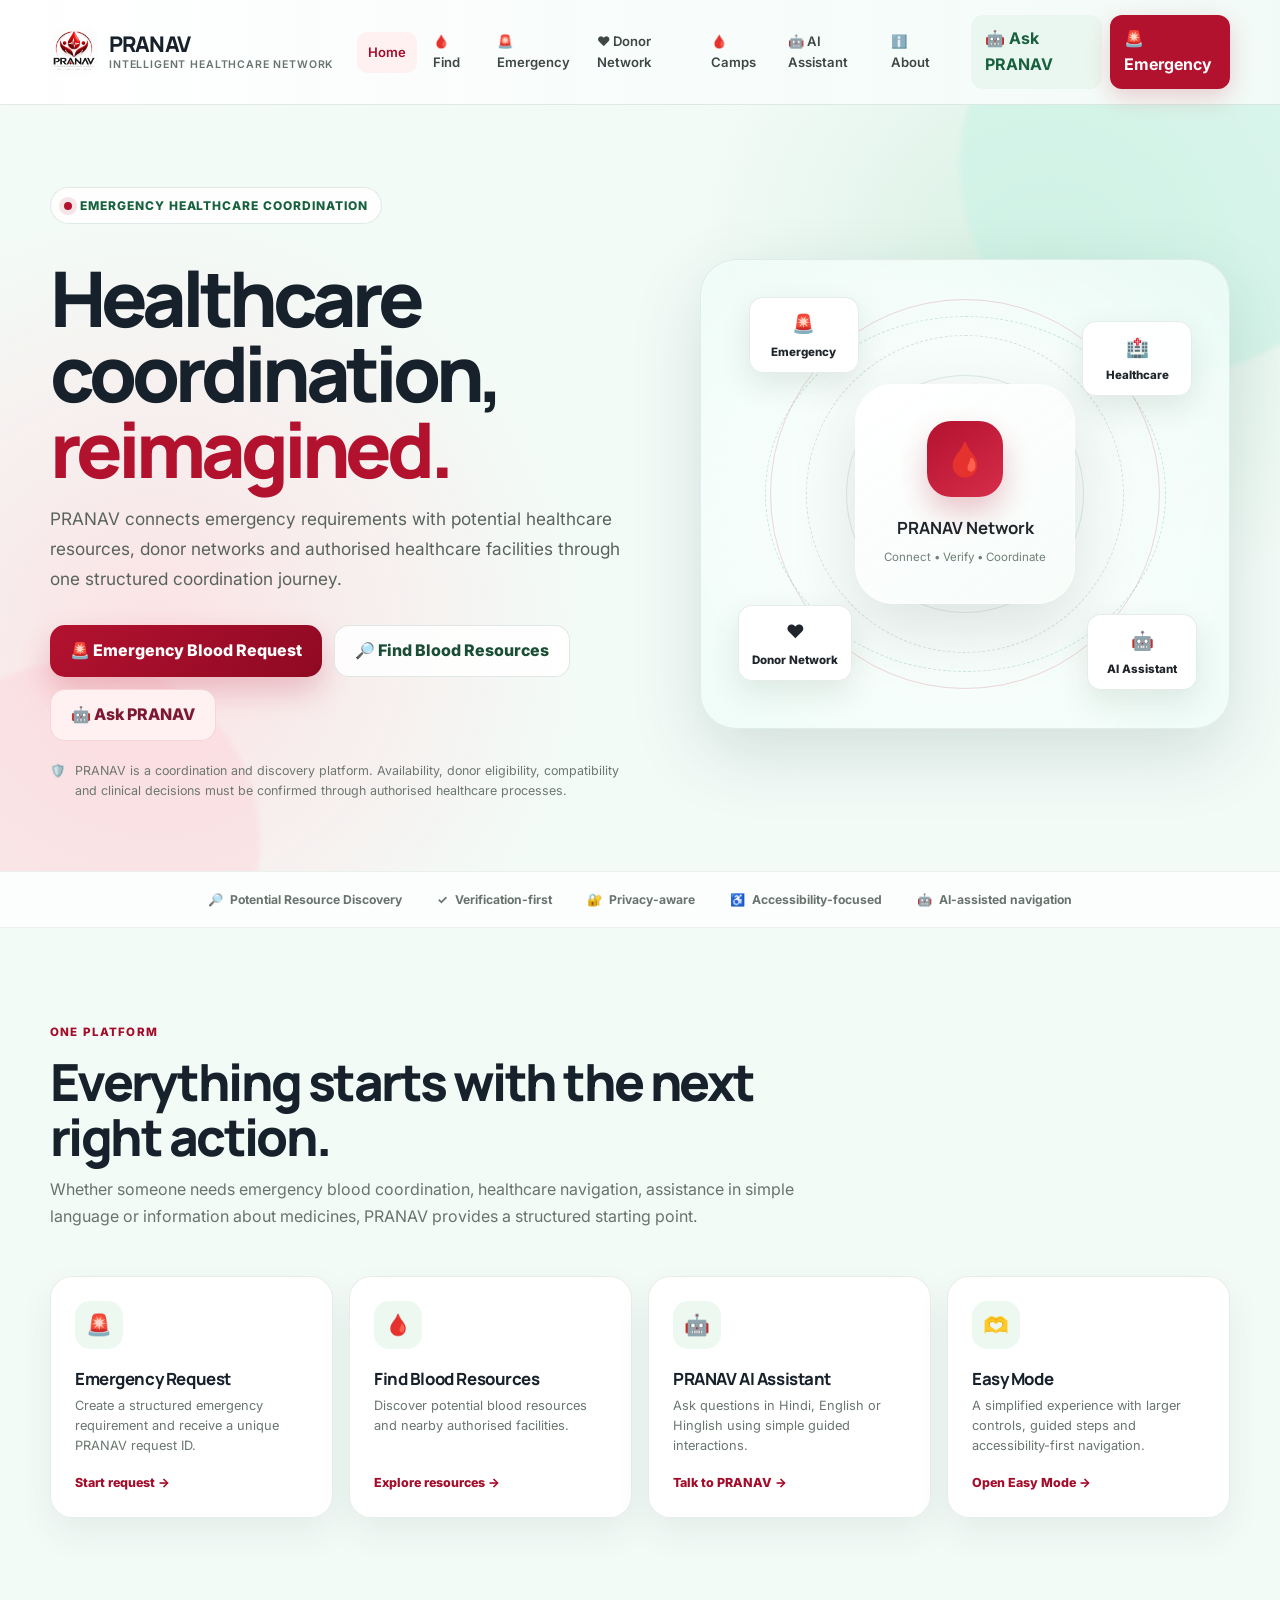
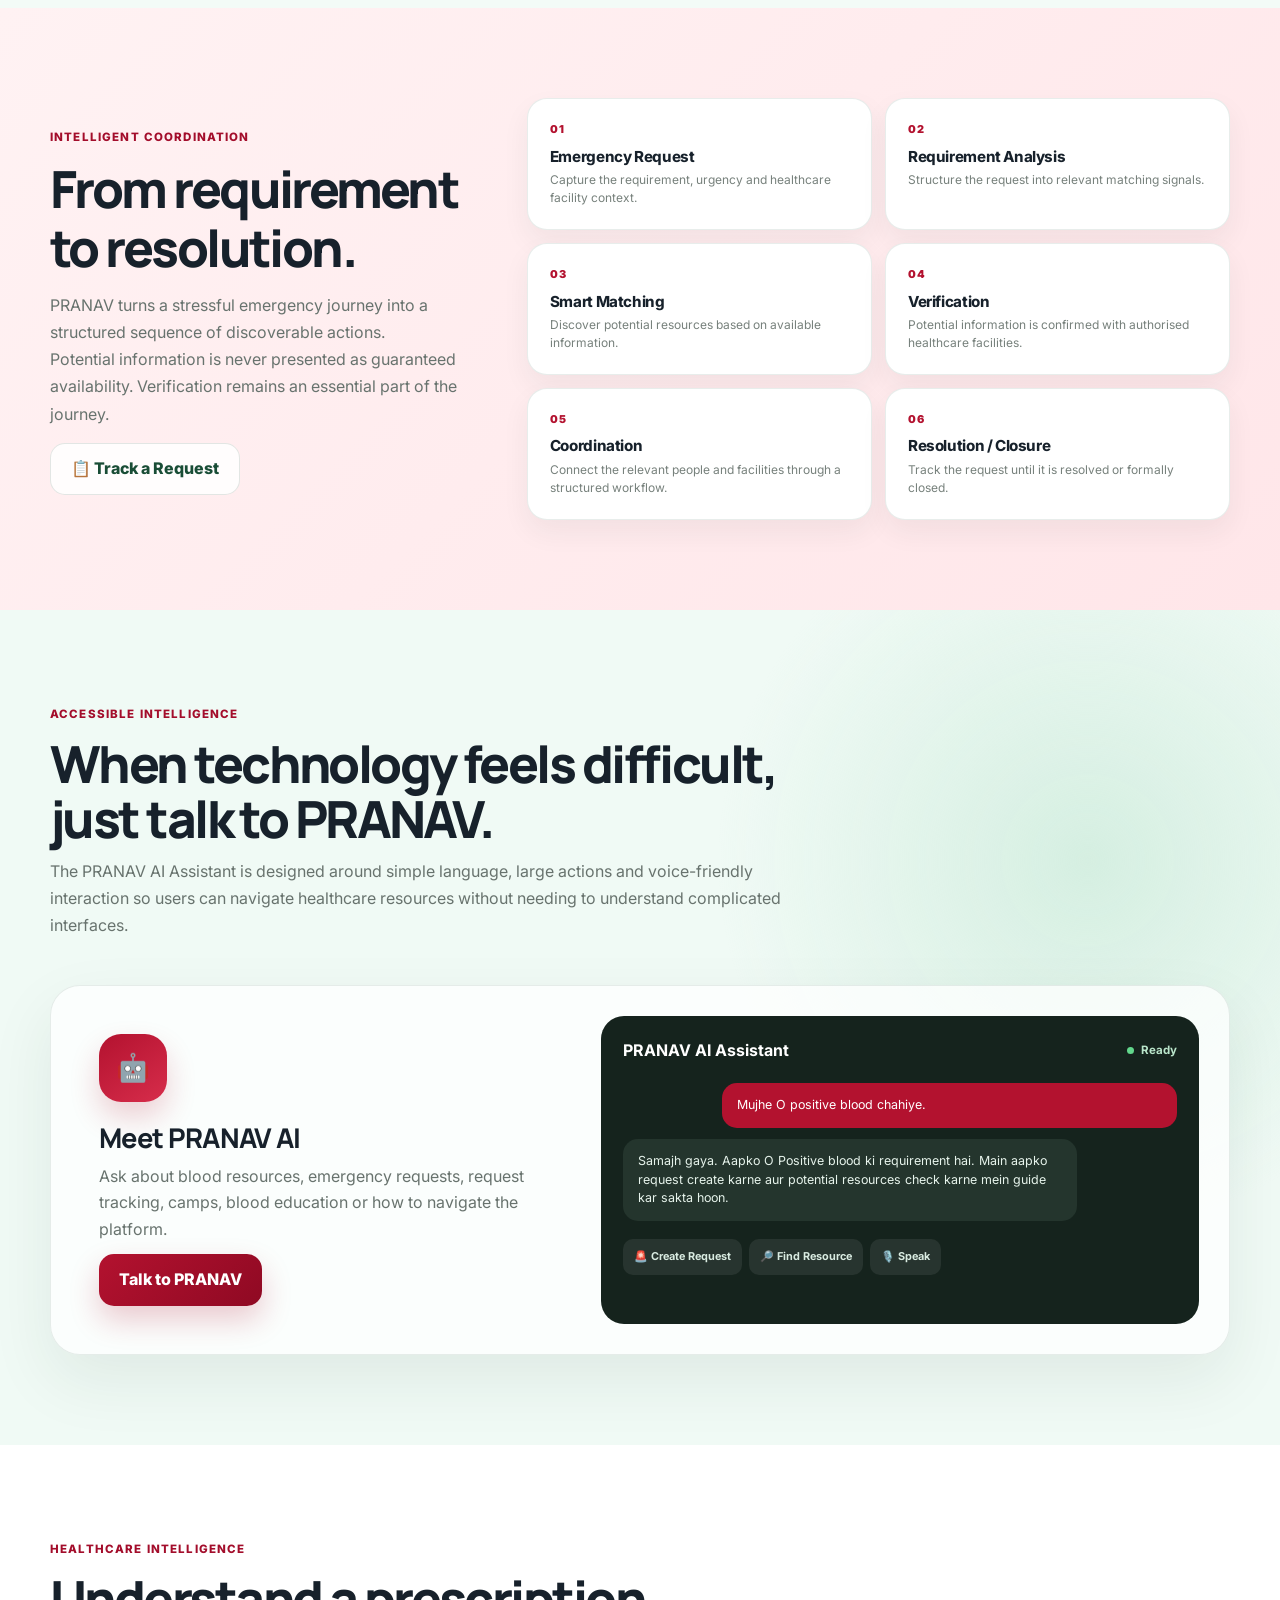
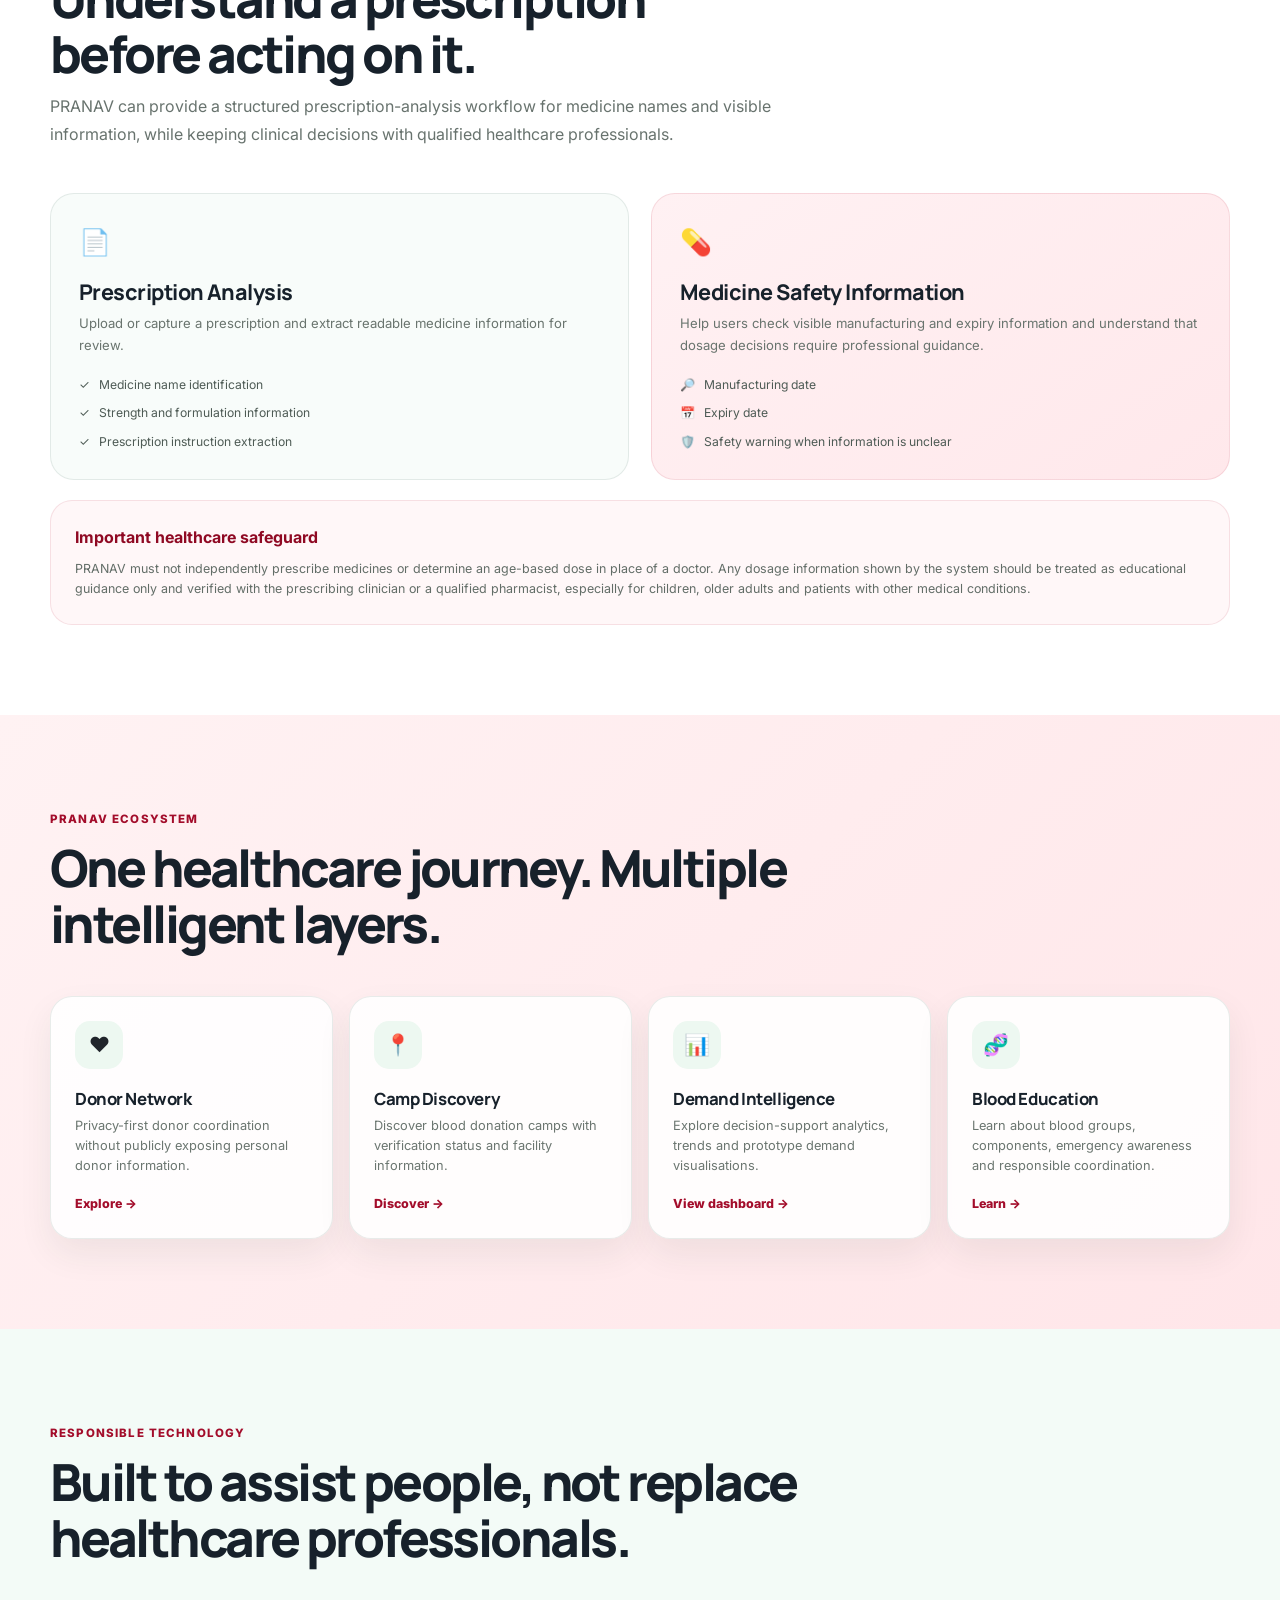
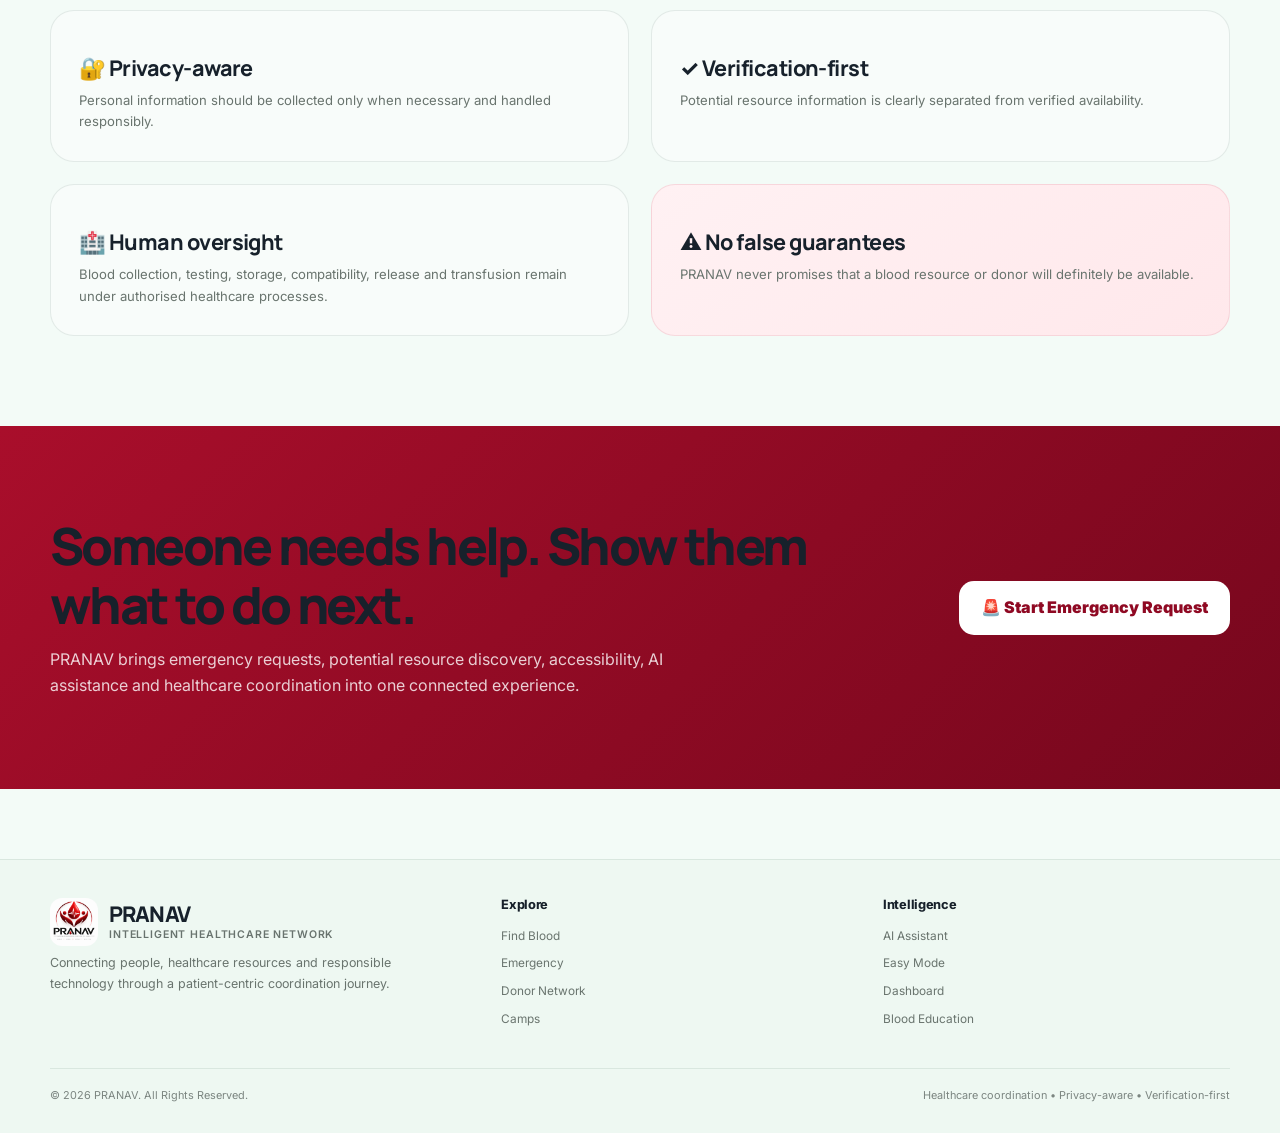
<file: index.html>
<!DOCTYPE html>
<html lang="en">
<head>
  <meta charset="UTF-8">

  <meta
    name="viewport"
    content="width=device-width, initial-scale=1.0, viewport-fit=cover"
  >

  <meta name="theme-color" content="#b3122f">

  <meta
    name="description"
    content="PRANAV — Intelligent Healthcare Resource Network for emergency blood coordination, healthcare navigation, accessible assistance and responsible patient support."
  >

  <meta
    name="keywords"
    content="PRANAV, healthcare, blood coordination, emergency blood request, AI healthcare assistant, healthcare resource network"
  >

  <meta name="author" content="PRANAV">

  <!-- Open Graph -->
  <meta property="og:type" content="website">
  <meta property="og:title" content="PRANAV — Intelligent Healthcare Resource Network">
  <meta
    property="og:description"
    content="Connecting emergency requirements with potential healthcare resources through one structured coordination journey."
  >
  <meta property="og:image" content="pranav-logo.png">

  <title>PRANAV | Intelligent Healthcare Resource Network</title>

  <!-- Favicon -->
  <link rel="icon" type="image/png" href="pranav-logo.png">

  <!-- PWA -->
  <link rel="manifest" href="manifest.json">

  <!-- Fonts -->
  <link rel="preconnect" href="https://fonts.googleapis.com">
  <link rel="preconnect" href="https://fonts.gstatic.com" crossorigin>

  <link
    href="https://fonts.googleapis.com/css2?family=Inter:wght@400;500;600;700;800&family=Manrope:wght@500;600;700;800&display=swap"
    rel="stylesheet"
  >

  <!-- Main styles will be added in the next CSS files -->
  <link rel="stylesheet" href="css/style.css">
  <link rel="stylesheet" href="css/responsive.css">
  <link rel="stylesheet" href="css/animations.css">

  <style>
    /*
      FAIL-SAFE BASE STYLES

      These styles make sure the website remains visible even if
      another stylesheet or JavaScript file fails.
    */

    html {
      scroll-behavior: smooth;
    }

    body {
      margin: 0;
      min-height: 100vh;
      background: #f3fbf7;
      color: #20252b;
      font-family: Inter, Arial, sans-serif;
    }

    img {
      max-width: 100%;
    }

    a {
      color: inherit;
      text-decoration: none;
    }

    button,
    input,
    select,
    textarea {
      font: inherit;
    }

    .page-shell {
      min-height: 100vh;
      overflow-x: hidden;
    }

    .container {
      width: min(1180px, calc(100% - 40px));
      margin-inline: auto;
    }

    /* =========================
       HEADER
    ========================== */

    .site-header {
      position: sticky;
      top: 0;
      z-index: 1000;

      background:
        linear-gradient(
          90deg,
          rgba(255,255,255,.96),
          rgba(241,250,246,.92)
        );

      border-bottom: 1px solid rgba(35,80,60,.12);
      backdrop-filter: blur(18px);
      -webkit-backdrop-filter: blur(18px);
    }

    .header-inner {
      min-height: 76px;
      display: flex;
      align-items: center;
      justify-content: space-between;
      gap: 24px;
    }

    .brand {
      display: inline-flex;
      align-items: center;
      gap: 11px;
      flex-shrink: 0;
    }

    .brand img {
      width: 48px;
      height: 48px;
      object-fit: contain;
      border-radius: 12px;
    }

    .brand-copy {
      display: flex;
      flex-direction: column;
      line-height: 1;
    }

    .brand-name {
      font-family: Manrope, Inter, sans-serif;
      font-size: 1.35rem;
      font-weight: 800;
      letter-spacing: -.04em;
    }

    .brand-subtitle {
      margin-top: 5px;
      color: #68736e;
      font-size: .66rem;
      font-weight: 600;
      letter-spacing: .08em;
      text-transform: uppercase;
    }

    .main-nav {
      display: flex;
      align-items: center;
      justify-content: center;
      gap: 5px;
    }

    .main-nav a {
      padding: 10px 11px;
      border-radius: 10px;
      color: #3e4743;
      font-size: .82rem;
      font-weight: 600;
      transition: .25s ease;
    }

    .main-nav a:hover,
    .main-nav a.active {
      color: #a30d2b;
      background: #fff0f2;
    }

    .header-actions {
      display: flex;
      align-items: center;
      gap: 8px;
    }

    .header-btn {
      border: 0;
      border-radius: 12px;
      padding: 11px 14px;
      font-weight: 700;
      cursor: pointer;
    }

    .ai-btn {
      background: #eaf7f0;
      color: #17613e;
    }

    .emergency-btn {
      background: #b3122f;
      color: white;
      box-shadow: 0 8px 24px rgba(179,18,47,.2);
    }

    .mobile-menu-btn {
      display: none;
      border: 0;
      background: transparent;
      font-size: 1.5rem;
      cursor: pointer;
    }

    /* =========================
       HERO
    ========================== */

    .hero {
      position: relative;
      overflow: hidden;
      padding: 82px 0 70px;

      background:
        radial-gradient(
          circle at 82% 22%,
          rgba(208,237,222,.8),
          transparent 30%
        ),
        radial-gradient(
          circle at 12% 70%,
          rgba(255,215,221,.7),
          transparent 34%
        ),
        #f3fbf7;
    }

    .hero-grid {
      display: grid;
      grid-template-columns: 1.05fr .95fr;
      align-items: center;
      gap: 65px;
    }

    .eyebrow {
      display: inline-flex;
      align-items: center;
      gap: 8px;

      padding: 8px 13px;
      border-radius: 999px;

      background: rgba(255,255,255,.78);
      border: 1px solid rgba(35,80,60,.12);

      color: #17613e;
      font-size: .75rem;
      font-weight: 800;
      letter-spacing: .08em;
      text-transform: uppercase;
    }

    .eyebrow-dot {
      width: 8px;
      height: 8px;
      border-radius: 50%;
      background: #b3122f;
      box-shadow: 0 0 0 5px rgba(179,18,47,.1);
    }

    .hero h1 {
      margin: 22px 0 18px;

      font-family: Manrope, Inter, sans-serif;
      font-size: clamp(2.7rem, 6vw, 5.4rem);
      line-height: .98;
      letter-spacing: -.065em;
    }

    .hero h1 span {
      color: #b3122f;
    }

    .hero-lead {
      max-width: 650px;
      margin: 0;

      color: #58635e;
      font-size: 1.08rem;
      line-height: 1.75;
    }

    .hero-actions {
      display: flex;
      flex-wrap: wrap;
      gap: 12px;
      margin-top: 30px;
    }

    .primary-action,
    .secondary-action,
    .assistant-action {
      display: inline-flex;
      align-items: center;
      justify-content: center;
      gap: 9px;

      min-height: 52px;
      padding: 0 20px;

      border-radius: 15px;
      font-weight: 800;
      transition: transform .25s ease, box-shadow .25s ease;
    }

    .primary-action {
      color: white;
      background: linear-gradient(135deg,#b3122f,#8f0923);
      box-shadow: 0 14px 30px rgba(179,18,47,.22);
    }

    .secondary-action {
      color: #194d36;
      background: rgba(255,255,255,.86);
      border: 1px solid rgba(35,80,60,.13);
    }

    .assistant-action {
      color: #7d1830;
      background: #fff0f2;
      border: 1px solid rgba(179,18,47,.12);
    }

    .primary-action:hover,
    .secondary-action:hover,
    .assistant-action:hover {
      transform: translateY(-3px);
    }

    .hero-note {
      display: flex;
      align-items: flex-start;
      gap: 9px;

      max-width: 620px;
      margin-top: 20px;

      color: #6d7772;
      font-size: .78rem;
      line-height: 1.6;
    }

    /* =========================
       HERO VISUAL
    ========================== */

    .network-visual {
      position: relative;
      min-height: 470px;

      display: grid;
      place-items: center;
    }

    .visual-orbit {
      position: absolute;
      width: min(390px,80vw);
      aspect-ratio: 1;
      border: 1px solid rgba(179,18,47,.16);
      border-radius: 50%;
    }

    .visual-orbit::before,
    .visual-orbit::after {
      content: "";
      position: absolute;
      inset: 35px;
      border: 1px dashed rgba(33,107,72,.18);
      border-radius: 50%;
    }

    .visual-orbit::after {
      inset: 75px;
      border-style: solid;
      opacity: .7;
    }

    .core-card {
      position: relative;
      z-index: 3;

      width: 220px;
      min-height: 220px;

      display: flex;
      flex-direction: column;
      align-items: center;
      justify-content: center;

      border-radius: 38px;

      background:
        linear-gradient(
          145deg,
          rgba(255,255,255,.96),
          rgba(246,252,249,.9)
        );

      border: 1px solid rgba(255,255,255,.9);
      box-shadow:
        0 25px 65px rgba(40,65,54,.14),
        inset 0 1px 0 rgba(255,255,255,.9);

      text-align: center;
    }

    .core-icon {
      width: 76px;
      height: 76px;

      display: grid;
      place-items: center;

      border-radius: 24px;

      background: linear-gradient(145deg,#b3122f,#d62d4a);
      color: white;

      font-size: 2.1rem;

      box-shadow: 0 15px 30px rgba(179,18,47,.24);
    }

    .core-card strong {
      margin-top: 18px;
      font-family: Manrope, Inter, sans-serif;
      font-size: 1.05rem;
    }

    .core-card small {
      margin-top: 6px;
      color: #718078;
      font-size: .72rem;
    }

    .node {
      position: absolute;
      z-index: 4;

      min-width: 110px;
      padding: 11px 13px;

      border-radius: 14px;

      background: rgba(255,255,255,.94);
      border: 1px solid rgba(35,80,60,.11);

      box-shadow: 0 12px 30px rgba(30,55,43,.1);

      text-align: center;
      font-size: .72rem;
      font-weight: 800;
    }

    .node span {
      display: block;
      margin-bottom: 4px;
      font-size: 1.15rem;
    }

    .node-1 { top: 8%; left: 9%; }
    .node-2 { top: 13%; right: 7%; }
    .node-3 { bottom: 10%; left: 7%; }
    .node-4 { bottom: 8%; right: 6%; }

    /* =========================
       TRUST STRIP
    ========================== */

    .trust-strip {
      padding: 18px 0;
      background: rgba(255,255,255,.78);
      border-top: 1px solid rgba(35,80,60,.08);
      border-bottom: 1px solid rgba(35,80,60,.08);
    }

    .trust-inner {
      display: flex;
      align-items: center;
      justify-content: center;
      flex-wrap: wrap;
      gap: 18px 35px;
      color: #68736e;
      font-size: .76rem;
      font-weight: 700;
    }

    .trust-item {
      display: inline-flex;
      align-items: center;
      gap: 7px;
    }

    /* =========================
       SECTION COMMON
    ========================== */

    .section {
      padding: 90px 0;
    }

    .section-red {
      background:
        linear-gradient(
          135deg,
          #fff2f3,
          #ffe6e9
        );
    }

    .section-heading {
      max-width: 750px;
      margin-bottom: 45px;
    }

    .section-kicker {
      color: #a30d2b;
      font-size: .72rem;
      font-weight: 800;
      letter-spacing: .1em;
      text-transform: uppercase;
    }

    .section-heading h2 {
      margin: 10px 0 12px;

      font-family: Manrope, Inter, sans-serif;
      font-size: clamp(2rem,4vw,3.4rem);
      line-height: 1.08;
      letter-spacing: -.05em;
    }

    .section-heading p {
      margin: 0;
      color: #68736e;
      line-height: 1.7;
    }

    /* =========================
       QUICK ACTIONS
    ========================== */

    .quick-grid {
      display: grid;
      grid-template-columns: repeat(4,1fr);
      gap: 16px;
    }

    .quick-card {
      position: relative;
      overflow: hidden;

      min-height: 190px;
      padding: 24px;

      display: flex;
      flex-direction: column;

      border-radius: 22px;

      background: rgba(255,255,255,.88);
      border: 1px solid rgba(35,80,60,.1);

      box-shadow: 0 15px 35px rgba(30,55,43,.07);

      transition: .3s ease;
    }

    .quick-card:hover {
      transform: translateY(-7px);
      box-shadow: 0 24px 45px rgba(30,55,43,.12);
    }

    .quick-icon {
      width: 48px;
      height: 48px;

      display: grid;
      place-items: center;

      border-radius: 15px;
      background: #edf8f1;

      font-size: 1.3rem;
    }

    .quick-card h3 {
      margin: 20px 0 8px;
      font-family: Manrope, Inter, sans-serif;
      font-size: 1.05rem;
    }

    .quick-card p {
      margin: 0;
      color: #6b7670;
      font-size: .8rem;
      line-height: 1.55;
    }

    .quick-link {
      margin-top: auto;
      padding-top: 18px;

      color: #a30d2b;
      font-size: .78rem;
      font-weight: 800;
    }

    /* =========================
       JOURNEY
    ========================== */

    .journey {
      display: grid;
      grid-template-columns: .75fr 1.25fr;
      gap: 55px;
      align-items: center;
    }

    .journey-copy h2 {
      margin: 10px 0 15px;
      font-family: Manrope, Inter, sans-serif;
      font-size: clamp(2rem,4vw,3.2rem);
      letter-spacing: -.05em;
    }

    .journey-copy p {
      color: #68736e;
      line-height: 1.7;
    }

    .journey-steps {
      display: grid;
      grid-template-columns: repeat(2,1fr);
      gap: 13px;
    }

    .journey-step {
      padding: 22px;
      border-radius: 20px;
      background: white;
      border: 1px solid rgba(35,80,60,.1);
      box-shadow: 0 12px 28px rgba(30,55,43,.06);
    }

    .journey-number {
      color: #b3122f;
      font-size: .68rem;
      font-weight: 900;
      letter-spacing: .1em;
    }

    .journey-step h3 {
      margin: 9px 0 6px;
      font-size: .95rem;
    }

    .journey-step p {
      margin: 0;
      color: #77817c;
      font-size: .75rem;
      line-height: 1.5;
    }

    /* =========================
       AI FEATURE
    ========================== */

    .ai-section {
      background:
        radial-gradient(
          circle at 85% 30%,
          rgba(199,233,215,.65),
          transparent 30%
        ),
        #f0faf5;
    }

    .ai-panel {
      display: grid;
      grid-template-columns: .9fr 1.1fr;
      gap: 30px;

      padding: 30px;

      border-radius: 30px;

      background: rgba(255,255,255,.74);
      border: 1px solid rgba(35,80,60,.1);

      box-shadow: 0 25px 65px rgba(30,55,43,.08);
    }

    .ai-intro {
      padding: 18px;
    }

    .ai-avatar {
      width: 68px;
      height: 68px;

      display: grid;
      place-items: center;

      border-radius: 22px;
      background: linear-gradient(145deg,#b3122f,#d72d4b);
      color: white;
      font-size: 1.7rem;

      box-shadow: 0 15px 30px rgba(179,18,47,.2);
    }

    .ai-intro h3 {
      margin: 20px 0 10px;
      font-family: Manrope, Inter, sans-serif;
      font-size: 1.7rem;
    }

    .ai-intro p {
      color: #68736e;
      line-height: 1.65;
    }

    .ai-demo {
      padding: 22px;
      border-radius: 23px;
      background: #15231d;
      color: white;
    }

    .ai-top {
      display: flex;
      align-items: center;
      justify-content: space-between;
      margin-bottom: 20px;
    }

    .ai-status {
      display: inline-flex;
      align-items: center;
      gap: 7px;
      color: #b9e5ca;
      font-size: .72rem;
      font-weight: 700;
    }

    .ai-status i {
      width: 7px;
      height: 7px;
      border-radius: 50%;
      background: #62d78c;
    }

    .chat-message {
      max-width: 82%;
      padding: 13px 15px;
      border-radius: 15px;
      margin-bottom: 11px;
      font-size: .78rem;
      line-height: 1.5;
    }

    .chat-user {
      margin-left: auto;
      background: #b3122f;
    }

    .chat-ai {
      background: #24352d;
      color: #e6f3eb;
    }

    .chat-actions {
      display: flex;
      flex-wrap: wrap;
      gap: 7px;
      margin-top: 18px;
    }

    .chat-actions a {
      padding: 9px 11px;
      border-radius: 10px;
      background: rgba(255,255,255,.08);
      color: #d9ebe1;
      font-size: .68rem;
      font-weight: 700;
    }

    /* =========================
       PRESCRIPTION INTELLIGENCE
    ========================== */

    .medicine-section {
      background: #fff;
    }

    .medicine-grid {
      display: grid;
      grid-template-columns: 1fr 1fr;
      gap: 22px;
    }

    .medicine-card {
      padding: 28px;
      border-radius: 24px;
      background: #f8fcfa;
      border: 1px solid rgba(35,80,60,.1);
    }

    .medicine-card.accent {
      background: linear-gradient(145deg,#fff1f3,#ffe8eb);
      border-color: rgba(179,18,47,.1);
    }

    .medicine-icon {
      font-size: 1.6rem;
    }

    .medicine-card h3 {
      margin: 17px 0 9px;
      font-family: Manrope, Inter, sans-serif;
    }

    .medicine-card p {
      margin: 0;
      color: #69746e;
      font-size: .82rem;
      line-height: 1.65;
    }

    .medicine-points {
      display: grid;
      gap: 9px;
      margin-top: 18px;
    }

    .medicine-point {
      display: flex;
      gap: 9px;
      align-items: flex-start;
      font-size: .76rem;
      color: #4e5b55;
    }

    /* =========================
       RESPONSIBLE TECH
    ========================== */

    .responsible {
      padding: 24px;
      border-radius: 22px;
      background: #fff7f8;
      border: 1px solid rgba(179,18,47,.1);
    }

    .responsible strong {
      display: block;
      margin-bottom: 8px;
      color: #8f0923;
    }

    .responsible p {
      margin: 0;
      color: #626d67;
      font-size: .78rem;
      line-height: 1.65;
    }

    /* =========================
       FINAL CTA
    ========================== */

    .final-cta {
      padding: 90px 0;
      background:
        linear-gradient(
          135deg,
          #a90e2b,
          #76071d
        );
      color: white;
    }

    .final-cta-inner {
      display: grid;
      grid-template-columns: 1fr auto;
      gap: 35px;
      align-items: center;
    }

    .final-cta h2 {
      margin: 0 0 12px;
      font-family: Manrope, Inter, sans-serif;
      font-size: clamp(2rem,4vw,3.3rem);
      letter-spacing: -.05em;
    }

    .final-cta p {
      max-width: 680px;
      margin: 0;
      color: rgba(255,255,255,.8);
      line-height: 1.65;
    }

    .cta-button {
      display: inline-flex;
      align-items: center;
      justify-content: center;
      min-height: 54px;
      padding: 0 22px;
      border-radius: 15px;
      background: white;
      color: #8f0923;
      font-weight: 900;
    }

    /* =========================
       FOOTER
    ========================== */

    .site-footer {
      padding: 38px 0 28px;
      background: #eef8f2;
      border-top: 1px solid rgba(35,80,60,.1);
    }

    .footer-inner {
      display: grid;
      grid-template-columns: 1.2fr 1fr 1fr;
      gap: 35px;
    }

    .footer-brand p {
      max-width: 360px;
      color: #69746e;
      font-size: .78rem;
      line-height: 1.65;
    }

    .footer-column h3 {
      margin: 0 0 14px;
      font-size: .8rem;
    }

    .footer-column a {
      display: block;
      margin: 9px 0;
      color: #69746e;
      font-size: .74rem;
    }

    .footer-bottom {
      margin-top: 30px;
      padding-top: 18px;
      border-top: 1px solid rgba(35,80,60,.1);

      display: flex;
      justify-content: space-between;
      gap: 20px;

      color: #7b8580;
      font-size: .68rem;
    }

    /* =========================
       MOBILE BOTTOM NAV
    ========================== */

    .mobile-bottom-nav {
      display: none;
    }

    /* =========================
       RESPONSIVE
    ========================== */

    @media (max-width: 1000px) {

      .main-nav {
        display: none;
      }

      .mobile-menu-btn {
        display: block;
      }

      .hero-grid,
      .journey,
      .ai-panel {
        grid-template-columns: 1fr;
      }

      .hero {
        padding-top: 55px;
      }

      .network-visual {
        min-height: 390px;
      }

      .quick-grid {
        grid-template-columns: repeat(2,1fr);
      }

      .footer-inner {
        grid-template-columns: 1fr 1fr;
      }
    }

    @media (max-width: 650px) {

      .container {
        width: min(100% - 28px, 1180px);
      }

      .header-inner {
        min-height: 65px;
      }

      .brand img {
        width: 42px;
        height: 42px;
      }

      .brand-name {
        font-size: 1.08rem;
      }

      .brand-subtitle {
        display: none;
      }

      .header-actions {
        display: none;
      }

      .hero {
        padding: 45px 0 40px;
      }

      .hero h1 {
        font-size: 2.7rem;
      }

      .hero-lead {
        font-size: .92rem;
      }

      .hero-actions {
        display: grid;
      }

      .primary-action,
      .secondary-action,
      .assistant-action {
        width: 100%;
        box-sizing: border-box;
      }

      .network-visual {
        min-height: 330px;
        transform: scale(.88);
      }

      .quick-grid,
      .medicine-grid,
      .journey-steps {
        grid-template-columns: 1fr;
      }

      .section {
        padding: 65px 0;
      }

      .ai-panel {
        padding: 15px;
      }

      .ai-intro {
        padding: 12px;
      }

      .final-cta-inner {
        grid-template-columns: 1fr;
      }

      .footer-inner {
        grid-template-columns: 1fr;
      }

      .footer-bottom {
        flex-direction: column;
      }

      /*
        Extra bottom space for the mobile navigation.
      */
      .page-shell {
        padding-bottom: 72px;
      }

      .mobile-bottom-nav {
        position: fixed;
        left: 10px;
        right: 10px;
        bottom: 10px;
        z-index: 1500;

        display: grid;
        grid-template-columns: repeat(5,1fr);

        padding: 8px;

        border-radius: 20px;

        background: rgba(20,31,26,.95);
        border: 1px solid rgba(255,255,255,.1);

        box-shadow: 0 15px 40px rgba(0,0,0,.2);

        backdrop-filter: blur(15px);
        -webkit-backdrop-filter: blur(15px);
      }

      .mobile-bottom-nav a {
        display: flex;
        flex-direction: column;
        align-items: center;
        justify-content: center;

        min-height: 48px;

        border-radius: 13px;

        color: #c8d5cf;
        font-size: .57rem;
        font-weight: 700;
        gap: 3px;
      }

      .mobile-bottom-nav a span {
        font-size: 1rem;
      }

      .mobile-bottom-nav a.active {
        background: #b3122f;
        color: white;
      }

      .mobile-bottom-nav a.emergency {
        color: #ffb6c3;
      }

      .mobile-bottom-nav a.emergency.active {
        color: white;
      }
    }

    /*
      Accessibility:
      Reduce animation when the user requests reduced motion.
    */

    @media (prefers-reduced-motion: reduce) {

      html {
        scroll-behavior: auto;
      }

      *,
      *::before,
      *::after {
        animation-duration: .01ms !important;
        animation-iteration-count: 1 !important;
        transition-duration: .01ms !important;
      }
    }
  </style>
</head>

<body>

  <div class="page-shell">

    <!-- =========================
         HEADER
    ========================== -->

    <header class="site-header">

      <div class="container header-inner">

        <a href="index.html" class="brand" aria-label="PRANAV Home">

          <img
            src="pranav-logo.png"
            alt="PRANAV logo"
            width="48"
            height="48"
          >

          <span class="brand-copy">
            <span class="brand-name">PRANAV</span>
            <span class="brand-subtitle">
              Intelligent Healthcare Network
            </span>
          </span>

        </a>

        <nav class="main-nav" aria-label="Main navigation">

          <a href="index.html" class="active">Home</a>

          <a href="find-blood.html">🩸 Find</a>

          <a href="emergency.html">🚨 Emergency</a>

          <a href="donor.html">❤️ Donor Network</a>

          <a href="camps.html">🩸 Camps</a>

          <a href="assistant.html">🤖 AI Assistant</a>

          <a href="about.html">ℹ️ About</a>

        </nav>

        <div class="header-actions">

          <a
            href="assistant.html"
            class="header-btn ai-btn"
          >
            🤖 Ask PRANAV
          </a>

          <a
            href="emergency.html"
            class="header-btn emergency-btn"
          >
            🚨 Emergency
          </a>

        </div>

        <button
          class="mobile-menu-btn"
          type="button"
          aria-label="Open navigation"
          aria-expanded="false"
          id="mobileMenuButton"
        >
          ☰
        </button>

      </div>

    </header>


    <!-- =========================
         HERO
    ========================== -->

    <main>

      <section class="hero">

        <div class="container hero-grid">

          <div>

            <div class="eyebrow">
              <span class="eyebrow-dot"></span>
              Emergency healthcare coordination
            </div>

            <h1>
              Healthcare coordination,
              <span>reimagined.</span>
            </h1>

            <p class="hero-lead">
              PRANAV connects emergency requirements with potential
              healthcare resources, donor networks and authorised
              healthcare facilities through one structured coordination
              journey.
            </p>

            <div class="hero-actions">

              <a
                href="emergency.html"
                class="primary-action"
              >
                🚨 Emergency Blood Request
              </a>

              <a
                href="find-blood.html"
                class="secondary-action"
              >
                🔎 Find Blood Resources
              </a>

              <a
                href="assistant.html"
                class="assistant-action"
              >
                🤖 Ask PRANAV
              </a>

            </div>

            <div class="hero-note">
              <span>🛡️</span>
              <span>
                PRANAV is a coordination and discovery platform.
                Availability, donor eligibility, compatibility and
                clinical decisions must be confirmed through authorised
                healthcare processes.
              </span>
            </div>

          </div>


          <!-- HERO NETWORK VISUAL -->

          <div
            class="network-visual"
            aria-label="PRANAV healthcare coordination network"
          >

            <div class="visual-orbit"></div>

            <div class="core-card">

              <div class="core-icon">
                🩸
              </div>

              <strong>
                PRANAV Network
              </strong>

              <small>
                Connect • Verify • Coordinate
              </small>

            </div>

            <div class="node node-1">
              <span>🚨</span>
              Emergency
            </div>

            <div class="node node-2">
              <span>🏥</span>
              Healthcare
            </div>

            <div class="node node-3">
              <span>❤️</span>
              Donor Network
            </div>

            <div class="node node-4">
              <span>🤖</span>
              AI Assistant
            </div>

          </div>

        </div>

      </section>


      <!-- =========================
           TRUST STRIP
      ========================== -->

      <section class="trust-strip">

        <div class="container trust-inner">

          <div class="trust-item">
            <span>🔎</span>
            Potential Resource Discovery
          </div>

          <div class="trust-item">
            <span>✓</span>
            Verification-first
          </div>

          <div class="trust-item">
            <span>🔐</span>
            Privacy-aware
          </div>

          <div class="trust-item">
            <span>♿</span>
            Accessibility-focused
          </div>

          <div class="trust-item">
            <span>🤖</span>
            AI-assisted navigation
          </div>

        </div>

      </section>


      <!-- =========================
           QUICK ACTIONS
      ========================== -->

      <section class="section">

        <div class="container">

          <div class="section-heading">

            <span class="section-kicker">
              One platform
            </span>

            <h2>
              Everything starts with
              the next right action.
            </h2>

            <p>
              Whether someone needs emergency blood coordination,
              healthcare navigation, assistance in simple language
              or information about medicines, PRANAV provides a
              structured starting point.
            </p>

          </div>


          <div class="quick-grid">

            <a href="emergency.html" class="quick-card">

              <div class="quick-icon">
                🚨
              </div>

              <h3>
                Emergency Request
              </h3>

              <p>
                Create a structured emergency requirement and receive
                a unique PRANAV request ID.
              </p>

              <span class="quick-link">
                Start request →
              </span>

            </a>


            <a href="find-blood.html" class="quick-card">

              <div class="quick-icon">
                🩸
              </div>

              <h3>
                Find Blood Resources
              </h3>

              <p>
                Discover potential blood resources and nearby
                authorised facilities.
              </p>

              <span class="quick-link">
                Explore resources →
              </span>

            </a>


            <a href="assistant.html" class="quick-card">

              <div class="quick-icon">
                🤖
              </div>

              <h3>
                PRANAV AI Assistant
              </h3>

              <p>
                Ask questions in Hindi, English or Hinglish using
                simple guided interactions.
              </p>

              <span class="quick-link">
                Talk to PRANAV →
              </span>

            </a>


            <a href="easy-mode.html" class="quick-card">

              <div class="quick-icon">
                🫶
              </div>

              <h3>
                Easy Mode
              </h3>

              <p>
                A simplified experience with larger controls,
                guided steps and accessibility-first navigation.
              </p>

              <span class="quick-link">
                Open Easy Mode →
              </span>

            </a>

          </div>

        </div>

      </section>


      <!-- =========================
           COORDINATION JOURNEY
      ========================== -->

      <section class="section section-red">

        <div class="container journey">

          <div class="journey-copy">

            <span class="section-kicker">
              Intelligent coordination
            </span>

            <h2>
              From requirement
              to resolution.
            </h2>

            <p>
              PRANAV turns a stressful emergency journey into a
              structured sequence of discoverable actions.
            </p>

            <p>
              Potential information is never presented as guaranteed
              availability. Verification remains an essential part
              of the journey.
            </p>

            <a
              href="tracking.html"
              class="secondary-action"
              style="display:inline-flex;margin-top:15px;"
            >
              📋 Track a Request
            </a>

          </div>


          <div class="journey-steps">

            <div class="journey-step">
              <div class="journey-number">01</div>
              <h3>Emergency Request</h3>
              <p>
                Capture the requirement, urgency and healthcare
                facility context.
              </p>
            </div>

            <div class="journey-step">
              <div class="journey-number">02</div>
              <h3>Requirement Analysis</h3>
              <p>
                Structure the request into relevant matching signals.
              </p>
            </div>

            <div class="journey-step">
              <div class="journey-number">03</div>
              <h3>Smart Matching</h3>
              <p>
                Discover potential resources based on available
                information.
              </p>
            </div>

            <div class="journey-step">
              <div class="journey-number">04</div>
              <h3>Verification</h3>
              <p>
                Potential information is confirmed with authorised
                healthcare facilities.
              </p>
            </div>

            <div class="journey-step">
              <div class="journey-number">05</div>
              <h3>Coordination</h3>
              <p>
                Connect the relevant people and facilities through
                a structured workflow.
              </p>
            </div>

            <div class="journey-step">
              <div class="journey-number">06</div>
              <h3>Resolution / Closure</h3>
              <p>
                Track the request until it is resolved or formally
                closed.
              </p>
            </div>

          </div>

        </div>

      </section>


      <!-- =========================
           AI ASSISTANT
      ========================== -->

      <section class="section ai-section">

        <div class="container">

          <div class="section-heading">

            <span class="section-kicker">
              Accessible intelligence
            </span>

            <h2>
              When technology feels difficult,
              just talk to PRANAV.
            </h2>

            <p>
              The PRANAV AI Assistant is designed around simple
              language, large actions and voice-friendly interaction
              so users can navigate healthcare resources without
              needing to understand complicated interfaces.
            </p>

          </div>


          <div class="ai-panel">

            <div class="ai-intro">

              <div class="ai-avatar">
                🤖
              </div>

              <h3>
                Meet PRANAV AI
              </h3>

              <p>
                Ask about blood resources, emergency requests,
                request tracking, camps, blood education or how to
                navigate the platform.
              </p>

              <a
                href="assistant.html"
                class="primary-action"
                style="display:inline-flex;margin-top:12px;"
              >
                Talk to PRANAV
              </a>

            </div>


            <div class="ai-demo">

              <div class="ai-top">

                <strong>
                  PRANAV AI Assistant
                </strong>

                <span class="ai-status">
                  <i></i>
                  Ready
                </span>

              </div>

              <div class="chat-message chat-user">
                Mujhe O positive blood chahiye.
              </div>

              <div class="chat-message chat-ai">
                Samajh gaya. Aapko O Positive blood ki requirement hai.
                Main aapko request create karne aur potential resources
                check karne mein guide kar sakta hoon.
              </div>

              <div class="chat-actions">

                <a href="emergency.html">
                  🚨 Create Request
                </a>

                <a href="find-blood.html">
                  🔎 Find Resource
                </a>

                <a href="assistant.html">
                  🎙️ Speak
                </a>

              </div>

            </div>

          </div>

        </div>

      </section>


      <!-- =========================
           PRESCRIPTION INTELLIGENCE
      ========================== -->

      <section class="section medicine-section">

        <div class="container">

          <div class="section-heading">

            <span class="section-kicker">
              Healthcare intelligence
            </span>

            <h2>
              Understand a prescription
              before acting on it.
            </h2>

            <p>
              PRANAV can provide a structured prescription-analysis
              workflow for medicine names and visible information,
              while keeping clinical decisions with qualified
              healthcare professionals.
            </p>

          </div>


          <div class="medicine-grid">

            <article class="medicine-card">

              <div class="medicine-icon">
                📄
              </div>

              <h3>
                Prescription Analysis
              </h3>

              <p>
                Upload or capture a prescription and extract
                readable medicine information for review.
              </p>

              <div class="medicine-points">

                <div class="medicine-point">
                  <span>✓</span>
                  Medicine name identification
                </div>

                <div class="medicine-point">
                  <span>✓</span>
                  Strength and formulation information
                </div>

                <div class="medicine-point">
                  <span>✓</span>
                  Prescription instruction extraction
                </div>

              </div>

            </article>


            <article class="medicine-card accent">

              <div class="medicine-icon">
                💊
              </div>

              <h3>
                Medicine Safety Information
              </h3>

              <p>
                Help users check visible manufacturing and expiry
                information and understand that dosage decisions
                require professional guidance.
              </p>

              <div class="medicine-points">

                <div class="medicine-point">
                  <span>🔎</span>
                  Manufacturing date
                </div>

                <div class="medicine-point">
                  <span>📅</span>
                  Expiry date
                </div>

                <div class="medicine-point">
                  <span>🛡️</span>
                  Safety warning when information is unclear
                </div>

              </div>

            </article>

          </div>

          <div class="responsible" style="margin-top:20px;">

            <strong>
              Important healthcare safeguard
            </strong>

            <p>
              PRANAV must not independently prescribe medicines or
              determine an age-based dose in place of a doctor.
              Any dosage information shown by the system should be
              treated as educational guidance only and verified with
              the prescribing clinician or a qualified pharmacist,
              especially for children, older adults and patients with
              other medical conditions.
            </p>

          </div>

        </div>

      </section>


      <!-- =========================
           ECOSYSTEM
      ========================== -->

      <section class="section section-red">

        <div class="container">

          <div class="section-heading">

            <span class="section-kicker">
              PRANAV ecosystem
            </span>

            <h2>
              One healthcare journey.
              Multiple intelligent layers.
            </h2>

          </div>


          <div class="quick-grid">

            <a href="donor.html" class="quick-card">
              <div class="quick-icon">❤️</div>
              <h3>Donor Network</h3>
              <p>
                Privacy-first donor coordination without publicly
                exposing personal donor information.
              </p>
              <span class="quick-link">Explore →</span>
            </a>

            <a href="camps.html" class="quick-card">
              <div class="quick-icon">📍</div>
              <h3>Camp Discovery</h3>
              <p>
                Discover blood donation camps with verification
                status and facility information.
              </p>
              <span class="quick-link">Discover →</span>
            </a>

            <a href="dashboard.html" class="quick-card">
              <div class="quick-icon">📊</div>
              <h3>Demand Intelligence</h3>
              <p>
                Explore decision-support analytics, trends and
                prototype demand visualisations.
              </p>
              <span class="quick-link">View dashboard →</span>
            </a>

            <a href="blood-education.html" class="quick-card">
              <div class="quick-icon">🧬</div>
              <h3>Blood Education</h3>
              <p>
                Learn about blood groups, components, emergency
                awareness and responsible coordination.
              </p>
              <span class="quick-link">Learn →</span>
            </a>

          </div>

        </div>

      </section>


      <!-- =========================
           RESPONSIBLE TECHNOLOGY
      ========================== -->

      <section class="section">

        <div class="container">

          <div class="section-heading">

            <span class="section-kicker">
              Responsible technology
            </span>

            <h2>
              Built to assist people,
              not replace healthcare professionals.
            </h2>

          </div>


          <div class="medicine-grid">

            <div class="medicine-card">

              <h3>🔐 Privacy-aware</h3>

              <p>
                Personal information should be collected only when
                necessary and handled responsibly.
              </p>

            </div>

            <div class="medicine-card">

              <h3>✓ Verification-first</h3>

              <p>
                Potential resource information is clearly separated
                from verified availability.
              </p>

            </div>

            <div class="medicine-card">

              <h3>🏥 Human oversight</h3>

              <p>
                Blood collection, testing, storage, compatibility,
                release and transfusion remain under authorised
                healthcare processes.
              </p>

            </div>

            <div class="medicine-card accent">

              <h3>⚠️ No false guarantees</h3>

              <p>
                PRANAV never promises that a blood resource or donor
                will definitely be available.
              </p>

            </div>

          </div>

        </div>

      </section>


      <!-- =========================
           FINAL CTA
      ========================== -->

      <section class="final-cta">

        <div class="container final-cta-inner">

          <div>

            <h2>
              Someone needs help.
              Show them what to do next.
            </h2>

            <p>
              PRANAV brings emergency requests, potential resource
              discovery, accessibility, AI assistance and healthcare
              coordination into one connected experience.
            </p>

          </div>

          <a
            href="emergency.html"
            class="cta-button"
          >
            🚨 Start Emergency Request
          </a>

        </div>

      </section>

    </main>


    <!-- =========================
         FOOTER
    ========================== -->

    <footer class="site-footer">

      <div class="container footer-inner">

        <div class="footer-brand">

          <a href="index.html" class="brand">

            <img
              src="pranav-logo.png"
              alt="PRANAV logo"
              width="48"
              height="48"
            >

            <span class="brand-copy">

              <span class="brand-name">
                PRANAV
              </span>

              <span class="brand-subtitle">
                Intelligent Healthcare Network
              </span>

            </span>

          </a>

          <p>
            Connecting people, healthcare resources and responsible
            technology through a patient-centric coordination journey.
          </p>

        </div>


        <div class="footer-column">

          <h3>
            Explore
          </h3>

          <a href="find-blood.html">
            Find Blood
          </a>

          <a href="emergency.html">
            Emergency
          </a>

          <a href="donor.html">
            Donor Network
          </a>

          <a href="camps.html">
            Camps
          </a>

        </div>


        <div class="footer-column">

          <h3>
            Intelligence
          </h3>

          <a href="assistant.html">
            AI Assistant
          </a>

          <a href="easy-mode.html">
            Easy Mode
          </a>

          <a href="dashboard.html">
            Dashboard
          </a>

          <a href="blood-education.html">
            Blood Education
          </a>

        </div>

      </div>


      <div class="container footer-bottom">

        <span>
          © 2026 PRANAV. All Rights Reserved.
        </span>

        <span>
          Healthcare coordination • Privacy-aware • Verification-first
        </span>

      </div>

    </footer>


    <!-- =========================
         MOBILE BOTTOM NAV
    ========================== -->

    <nav
      class="mobile-bottom-nav"
      aria-label="Mobile navigation"
    >

      <a href="index.html" class="active">
        <span>⌂</span>
        Home
      </a>

      <a href="find-blood.html">
        <span>🔎</span>
        Find
      </a>

      <a href="emergency.html" class="emergency">
        <span>🚨</span>
        Emergency
      </a>

      <a href="assistant.html">
        <span>🤖</span>
        Assistant
      </a>

      <a href="about.html">
        <span>ℹ️</span>
        About
      </a>

    </nav>

  </div>


  <!-- =========================
       SAFE MOBILE MENU SCRIPT
  ========================== -->

  <script>
    (function () {

      "use strict";

      const menuButton =
        document.getElementById("mobileMenuButton");

      const navigation =
        document.querySelector(".main-nav");

      if (!menuButton || !navigation) {
        return;
      }

      menuButton.addEventListener("click", function () {

        const isOpen =
          navigation.classList.toggle("mobile-open");

        menuButton.setAttribute(
          "aria-expanded",
          String(isOpen)
        );

      });

    })();
  </script>


  <!-- =========================
       OPTIONAL APPLICATION FILES
       These are loaded safely.
  ========================== -->

  <script src="js/app.js" defer></script>
  <script src="js/animations.js" defer></script>
  <script src="js/accessibility.js" defer></script>

  <!--
    Loader is intentionally loaded last.

    The loader itself must never control whether the main website
    is visible. The actual loader implementation will be supplied
    separately.
  -->

  <script src="js/loader.js" defer></script>


  <!-- =========================
       SERVICE WORKER
  ========================== -->

  <script>
    if ("serviceWorker" in navigator) {

      window.addEventListener("load", function () {

        navigator.serviceWorker
          .register("./sw.js")
          .catch(function () {
            /*
              Website continues normally even if
              the service worker cannot register.
            */
          });

      });

    }
  </script>

</body>
</html>
</file>
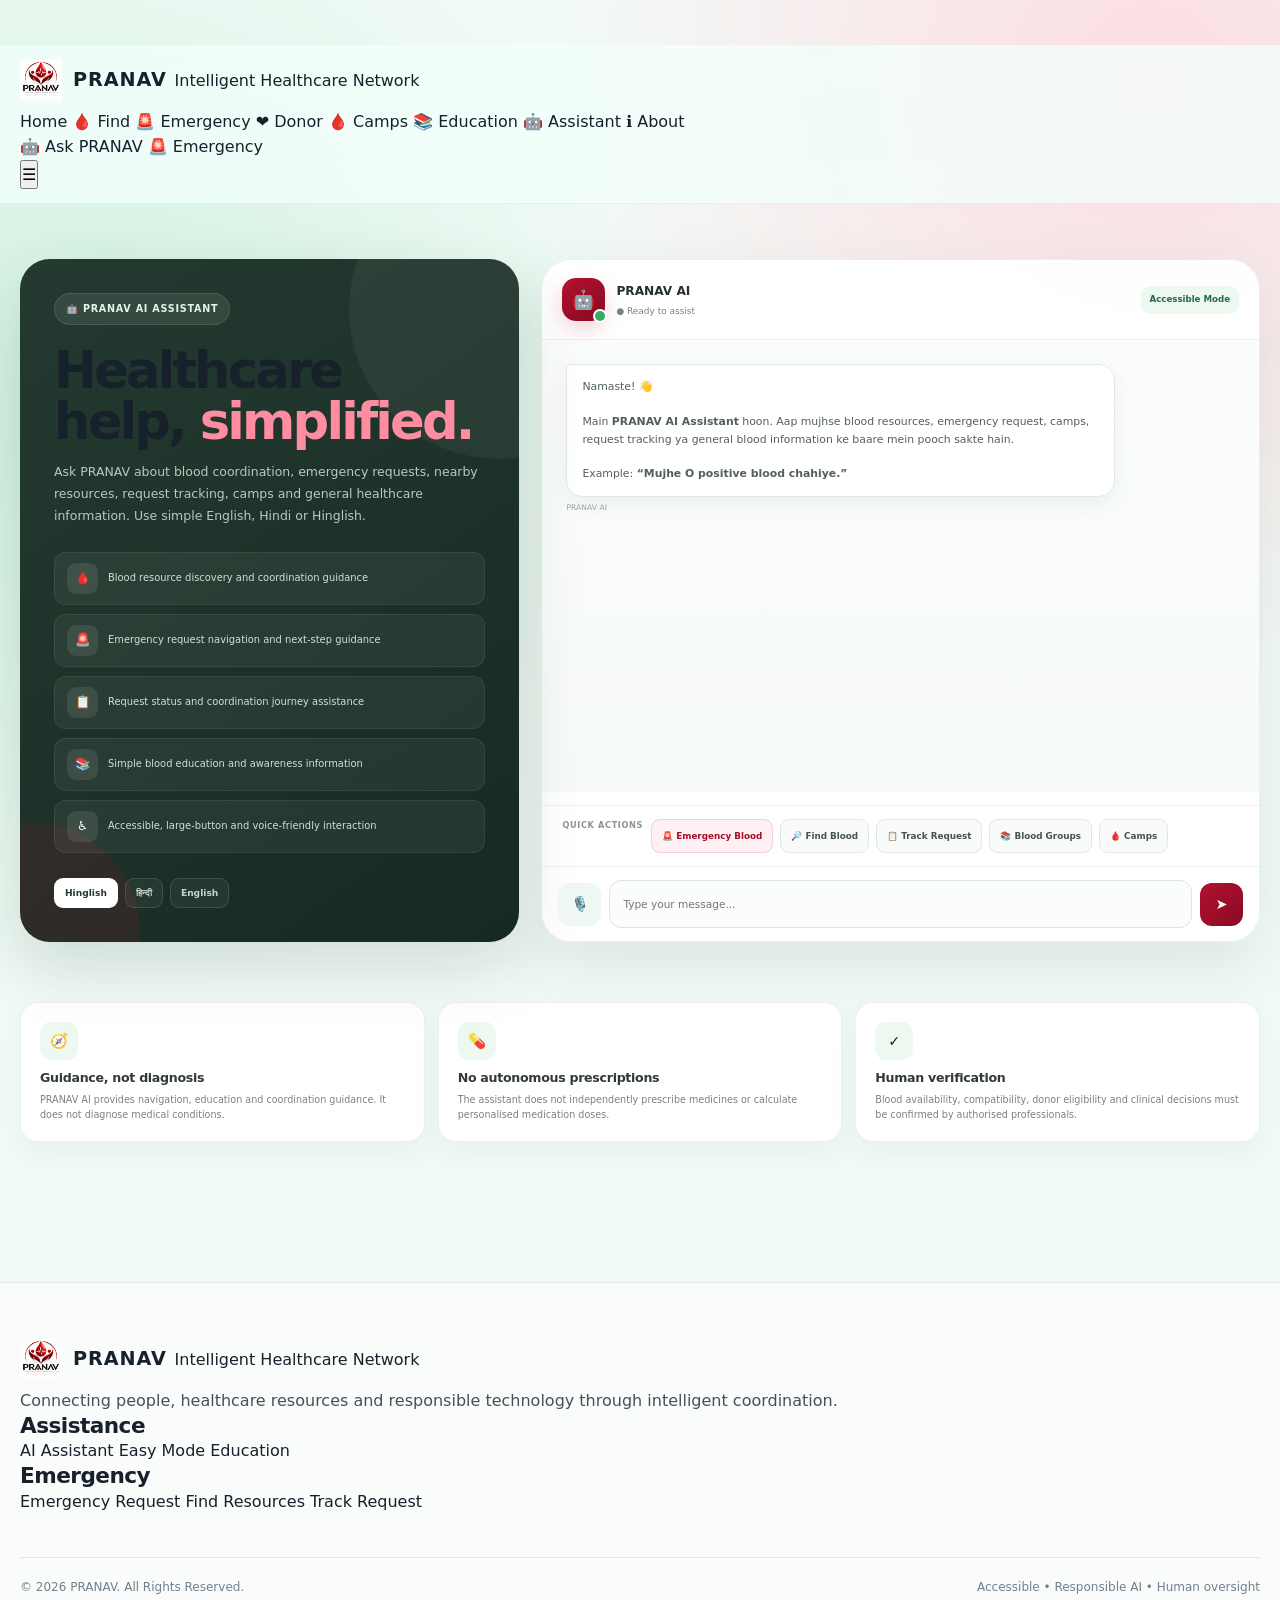
<file: assistant.html>
<!DOCTYPE html>
<html lang="en">
<head>
  <meta charset="UTF-8">

  <meta
    name="viewport"
    content="width=device-width, initial-scale=1.0"
  >

  <meta name="theme-color" content="#a80d2b">

  <meta
    name="description"
    content="PRANAV AI Assistant for accessible healthcare and emergency blood coordination."
  >

  <title>AI Assistant | PRANAV</title>

  <link
    rel="icon"
    type="image/png"
    href="pranav-logo.png"
  >

  <link
    rel="manifest"
    href="manifest.json"
  >

  <link
    rel="stylesheet"
    href="css/style.css"
  >

  <link
    rel="stylesheet"
    href="css/responsive.css"
  >

  <link
    rel="stylesheet"
    href="css/animations.css"
  >

  <link
    rel="stylesheet"
    href="css/assistant.css"
  >

  <style>

    /* =====================================================
       PRANAV AI ASSISTANT
    ===================================================== */

    .assistant-page {

      min-height: 100vh;

      background:
        radial-gradient(
          circle at 90% 5%,
          rgba(255,214,222,.8),
          transparent 30%
        ),

        radial-gradient(
          circle at 5% 25%,
          rgba(200,239,218,.85),
          transparent 34%
        ),

        #f2faf6;
    }


    /* =====================================================
       HERO
    ===================================================== */

    .assistant-hero {

      padding: 55px 0 35px;
    }


    .assistant-layout {

      display: grid;

      grid-template-columns:
        .82fr
        1.18fr;

      gap: 22px;

      align-items: stretch;
    }


    /* =====================================================
       INTRO PANEL
    ===================================================== */

    .assistant-intro {

      position: relative;

      overflow: hidden;

      min-height: 590px;

      padding: 34px;

      display: flex;

      flex-direction: column;

      justify-content: center;

      border-radius: 30px;

      background:
        linear-gradient(
          145deg,
          #243a30,
          #172a22
        );

      color: white;

      box-shadow:
        0 25px 65px
        rgba(25,55,42,.15);
    }


    .assistant-intro::before {

      content: "";

      position: absolute;

      width: 300px;
      height: 300px;

      right: -130px;
      top: -100px;

      border-radius: 50%;

      background:
        rgba(255,255,255,.05);
    }


    .assistant-intro::after {

      content: "";

      position: absolute;

      width: 220px;
      height: 220px;

      left: -100px;
      bottom: -100px;

      border-radius: 50%;

      background:
        rgba(179,18,47,.13);
    }


    .assistant-badge {

      position: relative;

      z-index: 2;

      width: fit-content;

      padding: 7px 11px;

      border-radius: 999px;

      background:
        rgba(255,255,255,.09);

      border:
        1px solid
        rgba(255,255,255,.1);

      color: #dff7e9;

      font-size: .6rem;

      font-weight: 900;

      text-transform: uppercase;

      letter-spacing: .08em;
    }


    .assistant-intro h1 {

      position: relative;

      z-index: 2;

      margin: 20px 0 14px;

      font-family:
        Manrope,
        Inter,
        system-ui,
        sans-serif;

      font-size:
        clamp(
          2.2rem,
          4vw,
          3.7rem
        );

      line-height: 1;

      letter-spacing: -.055em;
    }


    .assistant-intro h1 span {

      color: #ff8da1;
    }


    .assistant-intro > p {

      position: relative;

      z-index: 2;

      max-width: 520px;

      margin: 0;

      color: #b9c9c1;

      font-size: .78rem;

      line-height: 1.75;
    }


    /* =====================================================
       ASSISTANT CAPABILITIES
    ===================================================== */

    .assistant-capabilities {

      position: relative;

      z-index: 2;

      display: grid;

      gap: 9px;

      margin-top: 25px;
    }


    .capability {

      display: flex;

      align-items: center;

      gap: 10px;

      padding: 10px 12px;

      border-radius: 12px;

      background:
        rgba(255,255,255,.055);

      border:
        1px solid
        rgba(255,255,255,.07);
    }


    .capability-icon {

      width: 31px;
      height: 31px;

      display: grid;

      place-items: center;

      flex-shrink: 0;

      border-radius: 9px;

      background:
        rgba(255,255,255,.09);

      font-size: .78rem;
    }


    .capability span {

      color: #d3dfd9;

      font-size: .62rem;

      line-height: 1.4;
    }


    /* =====================================================
       LANGUAGE
    ===================================================== */

    .language-selector {

      position: relative;

      z-index: 2;

      display: flex;

      flex-wrap: wrap;

      gap: 7px;

      margin-top: 25px;
    }


    .language-button {

      padding: 7px 10px;

      border:
        1px solid
        rgba(255,255,255,.12);

      border-radius: 9px;

      background:
        rgba(255,255,255,.05);

      color: #c7d5ce;

      font-size: .57rem;

      font-weight: 800;

      cursor: pointer;
    }


    .language-button.active {

      background: white;

      color: #26382f;
    }


    /* =====================================================
       CHAT PANEL
    ===================================================== */

    .assistant-chat {

      min-height: 590px;

      display: flex;

      flex-direction: column;

      overflow: hidden;

      border-radius: 30px;

      background:
        rgba(255,255,255,.96);

      border:
        1px solid
        rgba(35,80,60,.09);

      box-shadow:
        0 25px 65px
        rgba(30,55,43,.1);
    }


    /* =====================================================
       CHAT HEADER
    ===================================================== */

    .chat-header {

      display: flex;

      align-items: center;

      justify-content: space-between;

      gap: 15px;

      padding: 18px 20px;

      border-bottom:
        1px solid
        #edf1ef;
    }


    .chat-agent {

      display: flex;

      align-items: center;

      gap: 11px;
    }


    .agent-avatar {

      position: relative;

      width: 43px;
      height: 43px;

      display: grid;

      place-items: center;

      border-radius: 14px;

      background:
        linear-gradient(
          145deg,
          #b3122f,
          #870a23
        );

      color: white;

      font-size: 1.15rem;

      box-shadow:
        0 8px 20px
        rgba(179,18,47,.18);
    }


    .agent-avatar::after {

      content: "";

      position: absolute;

      right: -2px;
      bottom: -2px;

      width: 10px;
      height: 10px;

      border-radius: 50%;

      background: #35a966;

      border:
        2px solid white;
    }


    .agent-name {

      display: block;

      color: #26322c;

      font-size: .76rem;

      font-weight: 900;
    }


    .agent-status {

      display: block;

      margin-top: 3px;

      color: #78847e;

      font-size: .56rem;
    }


    .chat-mode {

      padding: 7px 9px;

      border-radius: 9px;

      background: #edf8f1;

      color: #246844;

      font-size: .54rem;

      font-weight: 900;
    }


    /* =====================================================
       CHAT MESSAGES
    ===================================================== */

    .chat-messages {

      flex: 1;

      overflow-y: auto;

      padding: 24px;

      display: flex;

      flex-direction: column;

      gap: 15px;

      background:
        linear-gradient(
          180deg,
          #fbfdfc,
          #f6faf8
        );
    }


    .message {

      display: flex;

      max-width: 82%;
    }


    .message.ai {

      align-self: flex-start;
    }


    .message.user {

      align-self: flex-end;
    }


    .message-bubble {

      padding: 13px 15px;

      border-radius: 16px;

      font-size: .68rem;

      line-height: 1.6;
    }


    .message.ai .message-bubble {

      border:
        1px solid
        #e2e9e5;

      border-top-left-radius: 5px;

      background: white;

      color: #526059;
    }


    .message.user .message-bubble {

      border-top-right-radius: 5px;

      background:
        linear-gradient(
          135deg,
          #b3122f,
          #930a26
        );

      color: white;

      box-shadow:
        0 8px 20px
        rgba(179,18,47,.12);
    }


    .message-time {

      margin-top: 5px;

      color: #9aa39e;

      font-size: .48rem;
    }


    .message.user .message-time {

      text-align: right;
    }


    /* =====================================================
       QUICK ACTIONS
    ===================================================== */

    .quick-actions {

      padding: 13px 20px;

      border-top:
        1px solid
        #edf1ef;

      background: white;
    }


    .quick-title {

      margin-bottom: 8px;

      color: #8a948f;

      font-size: .51rem;

      font-weight: 900;

      text-transform: uppercase;

      letter-spacing: .08em;
    }


    .quick-buttons {

      display: flex;

      flex-wrap: wrap;

      gap: 7px;
    }


    .quick-button {

      min-height: 34px;

      padding: 0 10px;

      border:
        1px solid
        #dfe7e2;

      border-radius: 9px;

      background: #f8fbf9;

      color: #45534b;

      font-size: .55rem;

      font-weight: 800;

      cursor: pointer;

      transition: .18s ease;
    }


    .quick-button:hover {

      border-color: #c7d7cd;

      background: #edf7f1;
    }


    .quick-button.emergency {

      border-color:
        rgba(179,18,47,.15);

      background: #fff1f3;

      color: #a20d2b;
    }


    /* =====================================================
       INPUT AREA
    ===================================================== */

    .chat-input-area {

      display: flex;

      align-items: center;

      gap: 8px;

      padding: 13px 16px;

      border-top:
        1px solid
        #edf1ef;

      background: white;
    }


    .voice-button,
    .send-button {

      width: 43px;
      min-width: 43px;

      height: 43px;

      display: grid;

      place-items: center;

      border: 0;

      border-radius: 12px;

      cursor: pointer;

      font-size: .9rem;
    }


    .voice-button {

      background: #eef7f2;

      color: #276a47;
    }


    .send-button {

      background:
        linear-gradient(
          135deg,
          #b3122f,
          #890a23
        );

      color: white;
    }


    .chat-input {

      flex: 1;

      min-width: 0;

      height: 43px;

      padding: 0 13px;

      border:
        1px solid
        #dce5e0;

      border-radius: 12px;

      outline: none;

      background: #fbfdfc;

      color: #29332e;

      font-family:
        Inter,
        system-ui,
        sans-serif;

      font-size: .66rem;
    }


    .chat-input:focus {

      border-color: #b3122f;

      box-shadow:
        0 0 0 4px
        rgba(179,18,47,.06);
    }


    /* =====================================================
       VOICE STATUS
    ===================================================== */

    .voice-status {

      display: none;

      align-items: center;

      gap: 8px;

      padding: 9px 20px;

      background: #fff1f3;

      color: #a20d2b;

      font-size: .57rem;

      font-weight: 800;
    }


    .voice-status.show {

      display: flex;
    }


    .voice-dot {

      width: 7px;
      height: 7px;

      border-radius: 50%;

      background: #b3122f;

      animation:
        voicePulse 1s ease-in-out infinite;
    }


    @keyframes voicePulse {

      0%,
      100% {
        opacity: .35;
        transform: scale(.8);
      }

      50% {
        opacity: 1;
        transform: scale(1.2);
      }
    }


    /* =====================================================
       SAFETY INFORMATION
    ===================================================== */

    .assistant-safety {

      padding: 25px 0 70px;
    }


    .safety-grid {

      display: grid;

      grid-template-columns:
        repeat(3, 1fr);

      gap: 13px;
    }


    .safety-card {

      padding: 19px;

      border-radius: 18px;

      background: white;

      border:
        1px solid
        rgba(35,80,60,.08);

      box-shadow:
        0 12px 28px
        rgba(30,55,43,.05);
    }


    .safety-icon {

      width: 38px;
      height: 38px;

      display: grid;

      place-items: center;

      margin-bottom: 11px;

      border-radius: 11px;

      background: #edf8f1;

      font-size: .9rem;
    }


    .safety-card h3 {

      margin: 0 0 6px;

      color: #303b35;

      font-size: .79rem;
    }


    .safety-card p {

      margin: 0;

      color: #78837d;

      font-size: .6rem;

      line-height: 1.6;
    }


    /* =====================================================
       RESPONSIVE
    ===================================================== */

    @media (max-width: 950px) {

      .assistant-layout {

        grid-template-columns: 1fr;
      }


      .assistant-intro {

        min-height: auto;
      }


      .assistant-chat {

        min-height: 600px;
      }

    }


    @media (max-width: 620px) {

      .assistant-hero {

        padding-top: 35px;
      }


      .assistant-intro {

        padding: 24px;

        border-radius: 23px;
      }


      .assistant-intro h1 {

        font-size: 2.45rem;
      }


      .assistant-chat {

        min-height: 620px;

        border-radius: 23px;
      }


      .chat-messages {

        padding: 17px;
      }


      .message {

        max-width: 90%;
      }


      .safety-grid {

        grid-template-columns: 1fr;
      }

    }

  </style>
</head>


<body>

  <div class="assistant-page">


    <!-- =================================================
         HEADER
    ================================================= -->

    <header class="site-header">

      <div class="container header-inner">


        <a
          href="index.html"
          class="brand"
          aria-label="PRANAV Home"
        >

          <img
            src="pranav-logo.png"
            alt="PRANAV logo"
            width="48"
            height="48"
          >

          <span class="brand-copy">

            <span class="brand-name">
              PRANAV
            </span>

            <span class="brand-subtitle">
              Intelligent Healthcare Network
            </span>

          </span>

        </a>


        <nav
          class="main-nav"
          aria-label="Main navigation"
        >

          <a href="index.html">
            Home
          </a>

          <a href="find-blood.html">
            🩸 Find
          </a>

          <a href="emergency.html">
            🚨 Emergency
          </a>

          <a href="donor.html">
            ❤️ Donor
          </a>

          <a href="camps.html">
            🩸 Camps
          </a>

          <a
            href="blood-education.html"
          >
            📚 Education
          </a>

          <a
            href="assistant.html"
            class="active"
          >
            🤖 Assistant
          </a>

          <a href="about.html">
            ℹ️ About
          </a>

        </nav>


        <div class="header-actions">

          <a
            href="assistant.html"
            class="header-btn ai-btn"
          >
            🤖 Ask PRANAV
          </a>

          <a
            href="emergency.html"
            class="header-btn emergency-btn"
          >
            🚨 Emergency
          </a>

        </div>


        <button
          class="mobile-menu-btn"
          type="button"
          aria-label="Open navigation"
        >
          ☰
        </button>

      </div>

    </header>


    <!-- =================================================
         MAIN
    ================================================= -->

    <main>


      <section class="assistant-hero">

        <div class="container assistant-layout">


          <!-- =================================================
               INTRO
          ================================================= -->

          <section class="assistant-intro">

            <span class="assistant-badge">
              🤖 PRANAV AI Assistant
            </span>


            <h1>
              Healthcare help,
              <span>simplified.</span>
            </h1>


            <p>
              Ask PRANAV about blood coordination, emergency
              requests, nearby resources, request tracking,
              camps and general healthcare information.
              Use simple English, Hindi or Hinglish.
            </p>


            <div class="assistant-capabilities">


              <div class="capability">

                <div class="capability-icon">
                  🩸
                </div>

                <span>
                  Blood resource discovery and coordination guidance
                </span>

              </div>


              <div class="capability">

                <div class="capability-icon">
                  🚨
                </div>

                <span>
                  Emergency request navigation and next-step guidance
                </span>

              </div>


              <div class="capability">

                <div class="capability-icon">
                  📋
                </div>

                <span>
                  Request status and coordination journey assistance
                </span>

              </div>


              <div class="capability">

                <div class="capability-icon">
                  📚
                </div>

                <span>
                  Simple blood education and awareness information
                </span>

              </div>


              <div class="capability">

                <div class="capability-icon">
                  ♿
                </div>

                <span>
                  Accessible, large-button and voice-friendly interaction
                </span>

              </div>


            </div>


            <div class="language-selector">

              <button
                type="button"
                class="language-button active"
                data-language="hinglish"
              >
                Hinglish
              </button>

              <button
                type="button"
                class="language-button"
                data-language="hindi"
              >
                हिन्दी
              </button>

              <button
                type="button"
                class="language-button"
                data-language="english"
              >
                English
              </button>

            </div>

          </section>


          <!-- =================================================
               CHAT
          ================================================= -->

          <section
            class="assistant-chat"
            aria-label="PRANAV AI Assistant"
          >


            <!-- CHAT HEADER -->

            <div class="chat-header">

              <div class="chat-agent">

                <div class="agent-avatar">
                  🤖
                </div>

                <div>

                  <span class="agent-name">
                    PRANAV AI
                  </span>

                  <span class="agent-status">
                    ● Ready to assist
                  </span>

                </div>

              </div>


              <span class="chat-mode">
                Accessible Mode
              </span>

            </div>


            <!-- MESSAGES -->

            <div
              id="chatMessages"
              class="chat-messages"
              aria-live="polite"
            >


              <div class="message ai">

                <div>

                  <div class="message-bubble">

                    Namaste! 👋
                    <br><br>

                    Main <strong>PRANAV AI Assistant</strong> hoon.
                    Aap mujhse blood resources, emergency request,
                    camps, request tracking ya general blood
                    information ke baare mein pooch sakte hain.

                    <br><br>

                    Example:
                    <strong>
                      “Mujhe O positive blood chahiye.”
                    </strong>

                  </div>

                  <div class="message-time">
                    PRANAV AI
                  </div>

                </div>

              </div>


            </div>


            <!-- QUICK ACTIONS -->

            <div class="quick-actions">

              <div class="quick-title">
                Quick actions
              </div>


              <div class="quick-buttons">

                <button
                  type="button"
                  class="quick-button emergency"
                  data-message="Mujhe emergency mein blood chahiye."
                >
                  🚨 Emergency Blood
                </button>


                <button
                  type="button"
                  class="quick-button"
                  data-message="Mujhe blood resources find karne hain."
                >
                  🔎 Find Blood
                </button>


                <button
                  type="button"
                  class="quick-button"
                  data-message="Mujhe apna request track karna hai."
                >
                  📋 Track Request
                </button>


                <button
                  type="button"
                  class="quick-button"
                  data-message="Mujhe blood groups ke baare mein batao."
                >
                  📚 Blood Groups
                </button>


                <button
                  type="button"
                  class="quick-button"
                  data-message="Mujhe nearby blood donation camps dekhne hain."
                >
                  🩸 Camps
                </button>

              </div>

            </div>


            <!-- VOICE STATUS -->

            <div
              id="voiceStatus"
              class="voice-status"
            >

              <span class="voice-dot"></span>

              Listening... Speak your request.

            </div>


            <!-- INPUT -->

            <form
              id="chatForm"
              class="chat-input-area"
            >

              <button
                type="button"
                id="voiceButton"
                class="voice-button"
                aria-label="Use voice input"
                title="Voice input"
              >
                🎙️
              </button>


              <input
                id="chatInput"
                class="chat-input"
                type="text"
                autocomplete="off"
                placeholder="Type your message..."
                aria-label="Message PRANAV AI"
              >


              <button
                type="submit"
                id="sendButton"
                class="send-button"
                aria-label="Send message"
              >
                ➤
              </button>

            </form>


          </section>

        </div>

      </section>


      <!-- =================================================
           SAFETY / SCOPE
      ================================================= -->

      <section class="assistant-safety">

        <div class="container">


          <div class="safety-grid">


            <article class="safety-card">

              <div class="safety-icon">
                🧭
              </div>

              <h3>
                Guidance, not diagnosis
              </h3>

              <p>
                PRANAV AI provides navigation, education and
                coordination guidance. It does not diagnose
                medical conditions.
              </p>

            </article>


            <article class="safety-card">

              <div class="safety-icon">
                💊
              </div>

              <h3>
                No autonomous prescriptions
              </h3>

              <p>
                The assistant does not independently prescribe
                medicines or calculate personalised medication
                doses.
              </p>

            </article>


            <article class="safety-card">

              <div class="safety-icon">
                ✓
              </div>

              <h3>
                Human verification
              </h3>

              <p>
                Blood availability, compatibility, donor
                eligibility and clinical decisions must be
                confirmed by authorised professionals.
              </p>

            </article>


          </div>

        </div>

      </section>


    </main>


    <!-- =================================================
         FOOTER
    ================================================= -->

    <footer class="site-footer">

      <div class="container footer-inner">


        <div class="footer-brand">

          <a
            href="index.html"
            class="brand"
          >

            <img
              src="pranav-logo.png"
              alt="PRANAV logo"
              width="48"
              height="48"
            >

            <span class="brand-copy">

              <span class="brand-name">
                PRANAV
              </span>

              <span class="brand-subtitle">
                Intelligent Healthcare Network
              </span>

            </span>

          </a>


          <p>
            Connecting people, healthcare resources and
            responsible technology through intelligent
            coordination.
          </p>

        </div>


        <div class="footer-column">

          <h3>
            Assistance
          </h3>

          <a href="assistant.html">
            AI Assistant
          </a>

          <a href="easy-mode.html">
            Easy Mode
          </a>

          <a href="blood-education.html">
            Education
          </a>

        </div>


        <div class="footer-column">

          <h3>
            Emergency
          </h3>

          <a href="emergency.html">
            Emergency Request
          </a>

          <a href="find-blood.html">
            Find Resources
          </a>

          <a href="blood-request.html">
            Track Request
          </a>

        </div>


      </div>


      <div class="container footer-bottom">

        <span>
          © 2026 PRANAV. All Rights Reserved.
        </span>

        <span>
          Accessible • Responsible AI • Human oversight
        </span>

      </div>

    </footer>


    <!-- =================================================
         MOBILE NAV
    ================================================= -->

    <nav
      class="mobile-bottom-nav"
      aria-label="Mobile navigation"
    >

      <a href="index.html">

        <span>
          ⌂
        </span>

        Home

      </a>


      <a href="find-blood.html">

        <span>
          🔎
        </span>

        Find

      </a>


      <a
        href="emergency.html"
        class="emergency"
      >

        <span>
          🚨
        </span>

        Emergency

      </a>


      <a
        href="assistant.html"
        class="active"
      >

        <span>
          🤖
        </span>

        Assistant

      </a>


      <a href="about.html">

        <span>
          ℹ️
        </span>

        About

      </a>

    </nav>

  </div>


  <!-- =====================================================
       ASSISTANT LOGIC
  ===================================================== -->

  <script>

    "use strict";


    const chatForm =
      document.getElementById(
        "chatForm"
      );


    const chatInput =
      document.getElementById(
        "chatInput"
      );


    const chatMessages =
      document.getElementById(
        "chatMessages"
      );


    const voiceButton =
      document.getElementById(
        "voiceButton"
      );


    const voiceStatus =
      document.getElementById(
        "voiceStatus"
      );


    const quickButtons =
      document.querySelectorAll(
        ".quick-button"
      );


    let selectedLanguage =
      "hinglish";


    /* =====================================================
       LANGUAGE BUTTONS
    ===================================================== */

    document
      .querySelectorAll(
        ".language-button"
      )
      .forEach(
        function (button) {

          button.addEventListener(
            "click",
            function () {

              document
                .querySelectorAll(
                  ".language-button"
                )
                .forEach(
                  function (item) {

                    item.classList.remove(
                      "active"
                    );

                  }
                );


              button.classList.add(
                "active"
              );


              selectedLanguage =
                button.dataset.language ||
                "hinglish";


              addAIMessage(
                getLanguageResponse()
              );

            }
          );

        }
      );


    function getLanguageResponse() {

      if (
        selectedLanguage === "hindi"
      ) {

        return "ठीक है। अब मैं आसान हिन्दी में जवाब देने की कोशिश करूँगा।";

      }


      if (
        selectedLanguage === "english"
      ) {

        return "Sure. I will respond in simple English.";

      }


      return "Bilkul 👍 Ab main simple Hinglish mein help karunga.";

    }


    /* =====================================================
       ADD USER MESSAGE
    ===================================================== */

    function addUserMessage(
      text
    ) {

      const wrapper =
        document.createElement(
          "div"
        );


      wrapper.className =
        "message user";


      wrapper.innerHTML =

        "<div>" +

          "<div class=\"message-bubble\">" +

            escapeHTML(text) +

          "</div>" +

          "<div class=\"message-time\">" +

            "You" +

          "</div>" +

        "</div>";


      chatMessages.appendChild(
        wrapper
      );


      scrollChat();

    }


    /* =====================================================
       ADD AI MESSAGE
    ===================================================== */

    function addAIMessage(
      text
    ) {

      const wrapper =
        document.createElement(
          "div"
        );


      wrapper.className =
        "message ai";


      wrapper.innerHTML =

        "<div>" +

          "<div class=\"message-bubble\">" +

            text +

          "</div>" +

          "<div class=\"message-time\">" +

            "PRANAV AI" +

          "</div>" +

        "</div>";


      chatMessages.appendChild(
        wrapper
      );


      scrollChat();

    }


    /* =====================================================
       BASIC RESPONSE ENGINE
    ===================================================== */

    function getAssistantResponse(
      message
    ) {

      const text =
        message
          .toLowerCase()
          .trim();


      /*
        Emergency
      */

      if (
        text.includes("emergency") ||
        text.includes("urgent") ||
        text.includes("turant") ||
        text.includes("jaldi")
      ) {

        return (

          "Agar situation medical emergency hai, " +

          "<strong>authorised healthcare facility / emergency medical services</strong> " +

          "se turant contact karein." +

          "<br><br>" +

          "Blood coordination ke liye PRANAV mein " +

          "<strong>Emergency Blood Request</strong> " +

          "create kar sakte hain." +

          "<br><br>" +

          "<a href=\"emergency.html\">" +

          "🚨 Create Emergency Request →" +

          "</a>"

        );

      }


      /*
        Blood request
      */

      if (
        text.includes("blood") ||
        text.includes("blood chahiye") ||
        text.includes("blood group") ||
        text.includes("o positive") ||
        text.includes("o+") ||
        text.includes("a positive") ||
        text.includes("b positive") ||
        text.includes("ab positive")
      ) {

        return (

          "Main aapko blood resource coordination mein help " +

          "kar sakta hoon. PRANAV mein aap blood group, " +

          "component, location aur urgency ke basis par " +

          "potential resources search kar sakte hain." +

          "<br><br>" +

          "<strong>Important:</strong> Search result " +

          "guaranteed availability nahi hota. Final availability " +

          "authorised facility se verify karein." +

          "<br><br>" +

          "<a href=\"find-blood.html\">" +

          "🔎 Find Blood Resources →" +

          "</a>"

        );

      }


      /*
        Find resource
      */

      if (
        text.includes("find") ||
        text.includes("nearby") ||
        text.includes("resource") ||
        text.includes("blood centre") ||
        text.includes("blood bank")
      ) {

        return (

          "Aap PRANAV ke Find Blood section mein " +

          "city/district, blood group, component aur " +

          "resource type ke basis par potential resources " +

          "explore kar sakte hain." +

          "<br><br>" +

          "<a href=\"find-blood.html\">" +

          "🔎 Open Find Blood →" +

          "</a>"

        );

      }


      /*
        Tracking
      */

      if (
        text.includes("track") ||
        text.includes("tracking") ||
        text.includes("request status") ||
        text.includes("status")
      ) {

        return (

          "Aap apne PRANAV request ko Request ID ke " +

          "through track kar sakte hain." +

          "<br><br>" +

          "Journey generally request creation se " +

          "analysis, searching, verification, coordination " +

          "aur resolution tak ja sakti hai." +

          "<br><br>" +

          "<a href=\"blood-request.html\">" +

          "📋 Track Request →" +

          "</a>"

        );

      }


      /*
        Camps
      */

      if (
        text.includes("camp") ||
        text.includes("donation camp")
      ) {

        return (

          "Upcoming blood donation camps ko PRANAV ke " +

          "Camps section mein explore kar sakte hain." +

          "<br><br>" +

          "Camp ki date, location aur organiser details " +

          "visit karne se pehle verify zaroor karein." +

          "<br><br>" +

          "<a href=\"camps.html\">" +

          "🩸 Explore Camps →" +

          "</a>"

        );

      }


      /*
        Education
      */

      if (
        text.includes("learn") ||
        text.includes("education") ||
        text.includes("platelet") ||
        text.includes("plasma") ||
        text.includes("rbc") ||
        text.includes("red blood")
      ) {

        return (

          "PRANAV ke Blood Education section mein " +

          "blood groups aur components jaise RBC, " +

          "platelets aur plasma ke basics simple language " +

          "mein samajh sakte hain." +

          "<br><br>" +

          "<a href=\"blood-education.html\">" +

          "📚 Open Blood Education →" +

          "</a>"

        );

      }


      /*
        Medicine / prescription
      */

      if (
        text.includes("medicine") ||
        text.includes("dawa") ||
        text.includes("prescription") ||
        text.includes("tablet") ||
        text.includes("dose")
      ) {

        return (

          "PRANAV prescription information ko organise " +

          "karne aur visible medicine details samajhne " +

          "mein help kar sakta hai." +

          "<br><br>" +

          "<strong>Important:</strong> Main independently " +

          "medicine dose calculate ya prescribe nahi karta. " +

          "Dose aur medication instructions ko prescribing " +

          "doctor ya pharmacist se verify karein."

        );

      }


      /*
        Greeting
      */

      if (
        text.includes("hello") ||
        text.includes("hi") ||
        text.includes("hey") ||
        text.includes("namaste") ||
        text.includes("hii")
      ) {

        return (

          "Namaste! 👋 " +

          "Main PRANAV AI hoon. Aap blood resources, " +

          "emergency request, camps, tracking ya " +

          "blood education ke baare mein pooch sakte hain."

        );

      }


      /*
        Default
      */

      return (

        "Main PRANAV ke healthcare coordination " +

        "features mein help kar sakta hoon." +

        "<br><br>" +

        "Aap try karein:" +

        "<br>" +

        "• “Mujhe blood chahiye”" +

        "<br>" +

        "• “Nearby blood resource find karo”" +

        "<br>" +

        "• “Mera request track karo”" +

        "<br>" +

        "• “Blood groups samjhao”"

      );

    }


    /* =====================================================
       SEND MESSAGE
    ===================================================== */

    function sendMessage(
      message
    ) {

      const clean =
        message
          .trim();


      if (!clean) {

        return;

      }


      addUserMessage(
        clean
      );


      chatInput.value = "";


      /*
        Small typing delay for a natural
        prototype interaction.
      */

      setTimeout(
        function () {

          addAIMessage(
            getAssistantResponse(
              clean
            )
          );

        },
        450
      );

    }


    chatForm.addEventListener(
      "submit",
      function (event) {

        event.preventDefault();

        sendMessage(
          chatInput.value
        );

      }
    );


    /* =====================================================
       QUICK BUTTONS
    ===================================================== */

    quickButtons.forEach(
      function (button) {

        button.addEventListener(
          "click",
          function () {

            sendMessage(
              button.dataset.message ||
              button.textContent
            );

          }
        );

      }
    );


    /* =====================================================
       VOICE INPUT
    ===================================================== */

    let recognition = null;


    const SpeechRecognition =
      window.SpeechRecognition ||
      window.webkitSpeechRecognition;


    if (
      SpeechRecognition
    ) {

      recognition =
        new SpeechRecognition();


      recognition.lang =
        "en-IN";


      recognition.interimResults =
        false;


      recognition.maxAlternatives =
        1;


      recognition.onstart =
        function () {

          voiceStatus.classList.add(
            "show"
          );

          voiceButton.textContent =
            "🔴";

        };


      recognition.onend =
        function () {

          voiceStatus.classList.remove(
            "show"
          );

          voiceButton.textContent =
            "🎙️";

        };


      recognition.onerror =
        function () {

          voiceStatus.classList.remove(
            "show"
          );

          voiceButton.textContent =
            "🎙️";

        };


      recognition.onresult =
        function (event) {

          const transcript =
            event
              .results[0][0]
              .transcript;


          chatInput.value =
            transcript;


          sendMessage(
            transcript
          );

        };


      voiceButton.addEventListener(
        "click",
        function () {

          try {

            recognition.start();

          } catch (error) {

            /*
              Prevent duplicate start errors.
            */

          }

        }
      );

    } else {

      voiceButton.addEventListener(
        "click",
        function () {

          addAIMessage(
            "Voice input is not supported by this browser. Aap type karke message bhej sakte hain."
          );

        }
      );

    }


    /* =====================================================
       SCROLL
    ===================================================== */

    function scrollChat() {

      chatMessages.scrollTo({

        top:
          chatMessages.scrollHeight,

        behavior:
          "smooth"

      });

    }


    /* =====================================================
       ESCAPE HTML
    ===================================================== */

    function escapeHTML(
      value
    ) {

      const div =
        document.createElement(
          "div"
        );


      div.textContent =
        value;


      return div.innerHTML;

    }

  </script>


  <!-- =================================================
       APPLICATION SCRIPTS
  ================================================= -->

  <script
    src="js/app.js"
    defer
  ></script>

  <script
    src="js/assistant.js"
    defer
  ></script>

  <script
    src="js/animations.js"
    defer
  ></script>

  <script
    src="js/accessibility.js"
    defer
  ></script>

  <script
    src="js/loader.js"
    defer
  ></script>


  <!-- =================================================
       SERVICE WORKER
  ================================================= -->

  <script>

    if (
      "serviceWorker" in navigator
    ) {

      window.addEventListener(
        "load",
        function () {

          navigator.serviceWorker
            .register("./sw.js")
            .catch(
              function () {
                /* Non-blocking failure */
              }
            );

        }
      );

    }

  </script>

</body>
</html>
</file>
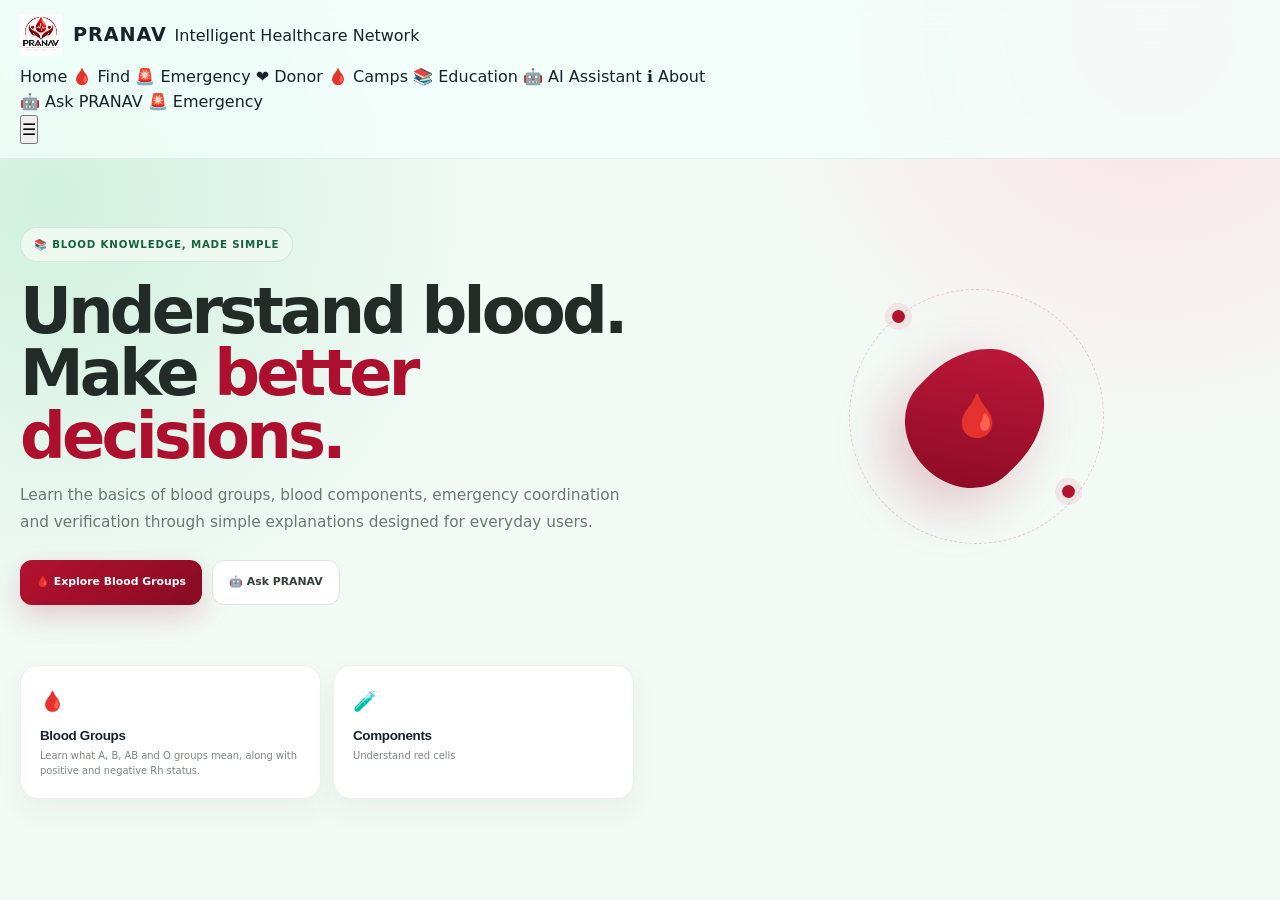
<file: blood-education.html>
<!DOCTYPE html>
<html lang="en">
<head>
  <meta charset="UTF-8">

  <meta
    name="viewport"
    content="width=device-width, initial-scale=1.0"
  >

  <meta name="theme-color" content="#a80d2b">

  <meta
    name="description"
    content="Learn about blood groups, blood components, emergency coordination and responsible blood donation with PRANAV."
  >

  <title>Blood Education | PRANAV</title>

  <link
    rel="icon"
    type="image/png"
    href="pranav-logo.png"
  >

  <link
    rel="manifest"
    href="manifest.json"
  >

  <link
    rel="stylesheet"
    href="css/style.css"
  >

  <link
    rel="stylesheet"
    href="css/responsive.css"
  >

  <link
    rel="stylesheet"
    href="css/animations.css"
  >

  <style>

    /* =====================================================
       PRANAV BLOOD EDUCATION
    ===================================================== */

    .education-page {

      min-height: 100vh;

      background:
        radial-gradient(
          circle at 90% 4%,
          rgba(255,216,223,.75),
          transparent 29%
        ),

        radial-gradient(
          circle at 4% 22%,
          rgba(202,239,219,.85),
          transparent 32%
        ),

        #f3faf6;
    }


    /* =====================================================
       HERO
    ===================================================== */

    .education-hero {

      padding: 68px 0 50px;
    }


    .education-hero-grid {

      display: grid;

      grid-template-columns:
        1.05fr
        .95fr;

      gap: 48px;

      align-items: center;
    }


    .education-badge {

      display: inline-flex;

      align-items: center;

      gap: 7px;

      padding: 8px 13px;

      border-radius: 999px;

      background: #edf8f1;

      border:
        1px solid
        rgba(35,107,72,.12);

      color: #17633f;

      font-size: .64rem;

      font-weight: 900;

      text-transform: uppercase;

      letter-spacing: .08em;
    }


    .education-hero h1 {

      max-width: 760px;

      margin: 18px 0 14px;

      font-family:
        Manrope,
        Inter,
        system-ui,
        sans-serif;

      font-size:
        clamp(
          2.5rem,
          5vw,
          4.6rem
        );

      line-height: .98;

      letter-spacing: -.06em;

      color: #222b27;
    }


    .education-hero h1 span {

      color: #ad102e;
    }


    .education-hero p {

      max-width: 680px;

      margin: 0;

      color: #6c7871;

      font-size: .96rem;

      line-height: 1.75;
    }


    .education-actions {

      display: flex;

      flex-wrap: wrap;

      gap: 10px;

      margin-top: 24px;
    }


    .education-action {

      display: inline-flex;

      align-items: center;

      justify-content: center;

      min-height: 45px;

      padding: 0 16px;

      border-radius: 12px;

      text-decoration: none;

      font-size: .68rem;

      font-weight: 900;

      transition: .2s ease;
    }


    .education-action.primary {

      background:
        linear-gradient(
          135deg,
          #b3122f,
          #890a23
        );

      color: white;

      box-shadow:
        0 12px 28px
        rgba(179,18,47,.18);
    }


    .education-action.secondary {

      background: white;

      color: #344039;

      border:
        1px solid
        #dce6e0;
    }


    .education-action:hover {

      transform: translateY(-2px);
    }


    /* =====================================================
       HERO VISUAL
    ===================================================== */

    .education-visual {

      position: relative;

      min-height: 320px;

      display: grid;

      place-items: center;
    }


    .blood-orbit {

      position: absolute;

      width: 255px;
      height: 255px;

      border:
        1px dashed
        rgba(179,18,47,.2);

      border-radius: 50%;

      animation:
        educationOrbit 16s linear infinite;
    }


    .blood-orbit::before,
    .blood-orbit::after {

      content: "";

      position: absolute;

      width: 13px;
      height: 13px;

      border-radius: 50%;

      background: #b3122f;

      box-shadow:
        0 0 0 7px
        rgba(179,18,47,.08);
    }


    .blood-orbit::before {

      top: 20px;
      left: 42px;
    }


    .blood-orbit::after {

      right: 28px;
      bottom: 45px;
    }


    .blood-drop {

      position: relative;

      z-index: 2;

      width: 125px;
      height: 145px;

      display: grid;

      place-items: center;

      color: white;

      font-size: 2.6rem;

      background:
        linear-gradient(
          145deg,
          #c2193b,
          #890a23
        );

      border-radius:
        62% 62% 65% 65%
        /
        70% 70% 48% 48%;

      transform:
        rotate(45deg);

      box-shadow:
        0 25px 55px
        rgba(179,18,47,.23);

      animation:
        bloodFloat 3.4s ease-in-out infinite;
    }


    .blood-drop span {

      transform:
        rotate(-45deg);
    }


    @keyframes bloodFloat {

      0%,
      100% {
        transform:
          rotate(45deg)
          translateY(0);
      }

      50% {
        transform:
          rotate(45deg)
          translateY(-10px);
      }
    }


    @keyframes educationOrbit {

      from {
        transform: rotate(0);
      }

      to {
        transform: rotate(360deg);
      }
    }


    /* =====================================================
       INTRO STATS
    ===================================================== */

    .education-intro {

      padding: 10px 0 35px;
    }


    .education-stat-grid {

      display: grid;

      grid-template-columns:
        repeat(4, 1fr);

      gap: 12px;
    }


    .education-stat {

      padding: 19px;

      border-radius: 18px;

      background: white;

      border:
        1px solid
        rgba(35,80,60,.08);

      box-shadow:
        0 12px 28px
        rgba(30,55,43,.05);
    }


    .education-stat-icon {

      margin-bottom: 11px;

      font-size: 1.25rem;
    }


    .education-stat h3 {

      margin: 0 0 5px;

      font-family:
        Manrope,
        Inter,
        sans-serif;

      font-size: .84rem;
    }


    .education-stat p {

      margin: 0;

      color: #7b8680;

      font-size: .62rem;

      line-height: 1.55;
    }


    /* =====================================================
       MAIN EDUCATION
    ===================================================== */

    .education-section {

      padding: 55px 0 85px;
    }


    .section-heading {

      max-width: 730px;

      margin-bottom: 25px;
    }


    .section-heading span {

      color: #a20d2b;

      font-size: .61rem;

      font-weight: 900;

      text-transform: uppercase;

      letter-spacing: .1em;
    }


    .section-heading h2 {

      margin: 8px 0 7px;

      color: #27312c;

      font-family:
        Manrope,
        Inter,
        sans-serif;

      font-size:
        clamp(
          1.75rem,
          3vw,
          2.5rem
        );

      letter-spacing: -.045em;
    }


    .section-heading p {

      margin: 0;

      color: #78837d;

      font-size: .71rem;

      line-height: 1.65;
    }


    /* =====================================================
       BLOOD GROUPS
    ===================================================== */

    .group-grid {

      display: grid;

      grid-template-columns:
        repeat(4, 1fr);

      gap: 12px;

      margin-bottom: 65px;
    }


    .group-card {

      position: relative;

      overflow: hidden;

      padding: 19px;

      min-height: 135px;

      border-radius: 19px;

      background: white;

      border:
        1px solid
        rgba(35,80,60,.09);

      box-shadow:
        0 13px 30px
        rgba(30,55,43,.05);

      transition:
        transform .2s ease,
        box-shadow .2s ease;
    }


    .group-card:hover {

      transform: translateY(-4px);

      box-shadow:
        0 18px 38px
        rgba(30,55,43,.09);
    }


    .group-card::after {

      content: "";

      position: absolute;

      right: -25px;
      bottom: -35px;

      width: 95px;
      height: 95px;

      border-radius: 50%;

      background:
        rgba(179,18,47,.045);
    }


    .group-badge {

      display: inline-grid;

      place-items: center;

      width: 47px;
      height: 47px;

      margin-bottom: 12px;

      border-radius: 14px;

      background:
        linear-gradient(
          145deg,
          #fff0f2,
          #ffe4e8
        );

      color: #a20d2b;

      font-size: .91rem;

      font-weight: 900;
    }


    .group-card h3 {

      margin: 0 0 5px;

      font-size: .78rem;
    }


    .group-card p {

      margin: 0;

      color: #7b8680;

      font-size: .59rem;

      line-height: 1.5;
    }


    /* =====================================================
       COMPONENTS
    ===================================================== */

    .component-section {

      margin-bottom: 65px;
    }


    .component-grid {

      display: grid;

      grid-template-columns:
        repeat(3, 1fr);

      gap: 15px;
    }


    .component-card {

      padding: 22px;

      border-radius: 21px;

      background:
        linear-gradient(
          145deg,
          rgba(255,255,255,.98),
          rgba(247,252,249,.98)
        );

      border:
        1px solid
        rgba(35,80,60,.08);

      box-shadow:
        0 15px 34px
        rgba(30,55,43,.06);
    }


    .component-icon {

      width: 52px;
      height: 52px;

      display: grid;

      place-items: center;

      margin-bottom: 15px;

      border-radius: 15px;

      background: #edf8f1;

      font-size: 1.3rem;
    }


    .component-card h3 {

      margin: 0 0 8px;

      color: #29342e;

      font-family:
        Manrope,
        Inter,
        sans-serif;

      font-size: .92rem;
    }


    .component-card p {

      margin: 0;

      color: #737f78;

      font-size: .65rem;

      line-height: 1.65;
    }


    .component-tag {

      display: inline-block;

      margin-top: 13px;

      padding: 6px 8px;

      border-radius: 8px;

      background: #fff0f2;

      color: #9f102c;

      font-size: .52rem;

      font-weight: 900;
    }


    /* =====================================================
       REQUEST JOURNEY
    ===================================================== */

    .journey-section {

      padding: 70px 0;

      background:
        linear-gradient(
          135deg,
          #eaf8f0,
          #f5fbf7
        );

      border-top:
        1px solid
        rgba(35,107,72,.08);

      border-bottom:
        1px solid
        rgba(35,107,72,.08);
    }


    .journey-heading {

      max-width: 700px;

      margin:
        0 auto 30px;

      text-align: center;
    }


    .journey-heading span {

      color: #17633f;

      font-size: .61rem;

      font-weight: 900;

      text-transform: uppercase;

      letter-spacing: .1em;
    }


    .journey-heading h2 {

      margin: 8px 0;

      color: #27312c;

      font-family:
        Manrope,
        Inter,
        sans-serif;

      font-size:
        clamp(
          1.8rem,
          3vw,
          2.5rem
        );

      letter-spacing: -.045em;
    }


    .journey-heading p {

      margin: 0;

      color: #78837d;

      font-size: .7rem;

      line-height: 1.6;
    }


    .journey-track {

      display: grid;

      grid-template-columns:
        repeat(6, 1fr);

      gap: 10px;
    }


    .journey-step {

      position: relative;

      padding: 18px 13px;

      text-align: center;

      border-radius: 17px;

      background: white;

      border:
        1px solid
        rgba(35,80,60,.08);

      box-shadow:
        0 10px 25px
        rgba(30,55,43,.05);
    }


    .journey-step-number {

      width: 34px;
      height: 34px;

      display: grid;

      place-items: center;

      margin:
        0 auto 10px;

      border-radius: 10px;

      background: #fff0f2;

      color: #a20d2b;

      font-size: .58rem;

      font-weight: 900;
    }


    .journey-step h3 {

      margin: 0 0 5px;

      color: #35413b;

      font-size: .68rem;
    }


    .journey-step p {

      margin: 0;

      color: #7c8781;

      font-size: .55rem;

      line-height: 1.45;
    }


    /* =====================================================
       MYTHS
    ===================================================== */

    .myths-section {

      padding: 75px 0 85px;
    }


    .myth-grid {

      display: grid;

      grid-template-columns:
        1fr
        1fr;

      gap: 14px;
    }


    .myth-card {

      padding: 21px;

      border-radius: 19px;

      background: white;

      border:
        1px solid
        rgba(35,80,60,.08);

      box-shadow:
        0 12px 28px
        rgba(30,55,43,.05);
    }


    .myth-label {

      display: inline-block;

      margin-bottom: 10px;

      padding: 5px 8px;

      border-radius: 7px;

      background: #fff0f2;

      color: #a20d2b;

      font-size: .51rem;

      font-weight: 900;

      text-transform: uppercase;
    }


    .myth-card h3 {

      margin: 0 0 6px;

      color: #303b35;

      font-size: .82rem;
    }


    .myth-card p {

      margin: 0;

      color: #78837d;

      font-size: .63rem;

      line-height: 1.6;
    }


    /* =====================================================
       SAFETY NOTICE
    ===================================================== */

    .education-notice {

      display: flex;

      align-items: flex-start;

      gap: 12px;

      margin-top: 25px;

      padding: 18px;

      border-radius: 18px;

      background:
        linear-gradient(
          135deg,
          #fff6e9,
          #fffaf3
        );

      border:
        1px solid
        rgba(188,119,44,.12);

      color: #73542e;

      font-size: .63rem;

      line-height: 1.6;
    }


    .notice-icon {

      width: 30px;
      min-width: 30px;

      height: 30px;

      display: grid;

      place-items: center;

      border-radius: 9px;

      background: white;
    }


    .education-notice strong {

      display: block;

      margin-bottom: 4px;

      color: #634721;
    }


    /* =====================================================
       RESPONSIVE
    ===================================================== */

    @media (max-width: 1050px) {

      .group-grid {

        grid-template-columns:
          repeat(2, 1fr);
      }


      .journey-track {

        grid-template-columns:
          repeat(3, 1fr);
      }


      .education-stat-grid {

        grid-template-columns:
          repeat(2, 1fr);
      }

    }


    @media (max-width: 850px) {

      .education-hero-grid {

        grid-template-columns: 1fr;
      }


      .education-visual {

        min-height: 255px;
      }


      .component-grid {

        grid-template-columns:
          1fr
          1fr;
      }

    }


    @media (max-width: 620px) {

      .education-hero {

        padding-top: 42px;
      }


      .education-hero h1 {

        font-size: 2.6rem;
      }


      .education-hero p {

        font-size: .86rem;
      }


      .education-stat-grid,
      .group-grid,
      .component-grid,
      .myth-grid,
      .journey-track {

        grid-template-columns: 1fr;
      }


      .education-visual {

        transform: scale(.84);

        margin:
          -15px 0
          -5px;
      }


      .education-stat {

        padding: 17px;
      }

    }

  </style>
</head>


<body>

  <div class="education-page">


    <!-- =================================================
         HEADER
    ================================================= -->

    <header class="site-header">

      <div class="container header-inner">


        <a
          href="index.html"
          class="brand"
          aria-label="PRANAV Home"
        >

          <img
            src="pranav-logo.png"
            alt="PRANAV logo"
            width="48"
            height="48"
          >

          <span class="brand-copy">

            <span class="brand-name">
              PRANAV
            </span>

            <span class="brand-subtitle">
              Intelligent Healthcare Network
            </span>

          </span>

        </a>


        <nav
          class="main-nav"
          aria-label="Main navigation"
        >

          <a href="index.html">
            Home
          </a>

          <a href="find-blood.html">
            🩸 Find
          </a>

          <a href="emergency.html">
            🚨 Emergency
          </a>

          <a href="donor.html">
            ❤️ Donor
          </a>

          <a href="camps.html">
            🩸 Camps
          </a>

          <a href="blood-education.html" class="active">
            📚 Education
          </a>

          <a href="assistant.html">
            🤖 AI Assistant
          </a>

          <a href="about.html">
            ℹ️ About
          </a>

        </nav>


        <div class="header-actions">

          <a
            href="assistant.html"
            class="header-btn ai-btn"
          >
            🤖 Ask PRANAV
          </a>

          <a
            href="emergency.html"
            class="header-btn emergency-btn"
          >
            🚨 Emergency
          </a>

        </div>


        <button
          class="mobile-menu-btn"
          type="button"
          aria-label="Open navigation"
        >
          ☰
        </button>

      </div>

    </header>


    <!-- =================================================
         MAIN
    ================================================= -->

    <main>


      <!-- =================================================
           HERO
      ================================================= -->

      <section class="education-hero">

        <div class="container education-hero-grid">


          <div>

            <span class="education-badge">
              📚 Blood knowledge, made simple
            </span>


            <h1>
              Understand blood.
              Make <span>better decisions.</span>
            </h1>


            <p>
              Learn the basics of blood groups, blood components,
              emergency coordination and verification through
              simple explanations designed for everyday users.
            </p>


            <div class="education-actions">

              <a
                href="#bloodGroups"
                class="education-action primary"
              >
                🩸 Explore Blood Groups
              </a>

              <a
                href="assistant.html"
                class="education-action secondary"
              >
                🤖 Ask PRANAV
              </a>

            </div>

          </div>


          <div
            class="education-visual"
            aria-hidden="true"
          >

            <div class="blood-orbit"></div>

            <div class="blood-drop">
              <span>🩸</span>
            </div>

          </div>


        </div>

      </section>


      <!-- =================================================
           QUICK TOPICS
      ================================================= -->

      <section class="education-intro">

        <div class="container">

          <div class="education-stat-grid">


            <article class="education-stat">

              <div class="education-stat-icon">
                🩸
              </div>

              <h3>
                Blood Groups
              </h3>

              <p>
                Learn what A, B, AB and O groups mean,
                along with positive and negative Rh status.
              </p>

            </article>


            <article class="education-stat">

              <div class="education-stat-icon">
                🧪
              </div>

              <h3>
                Components
              </h3>

              <p>
                Understand red cells
</file>
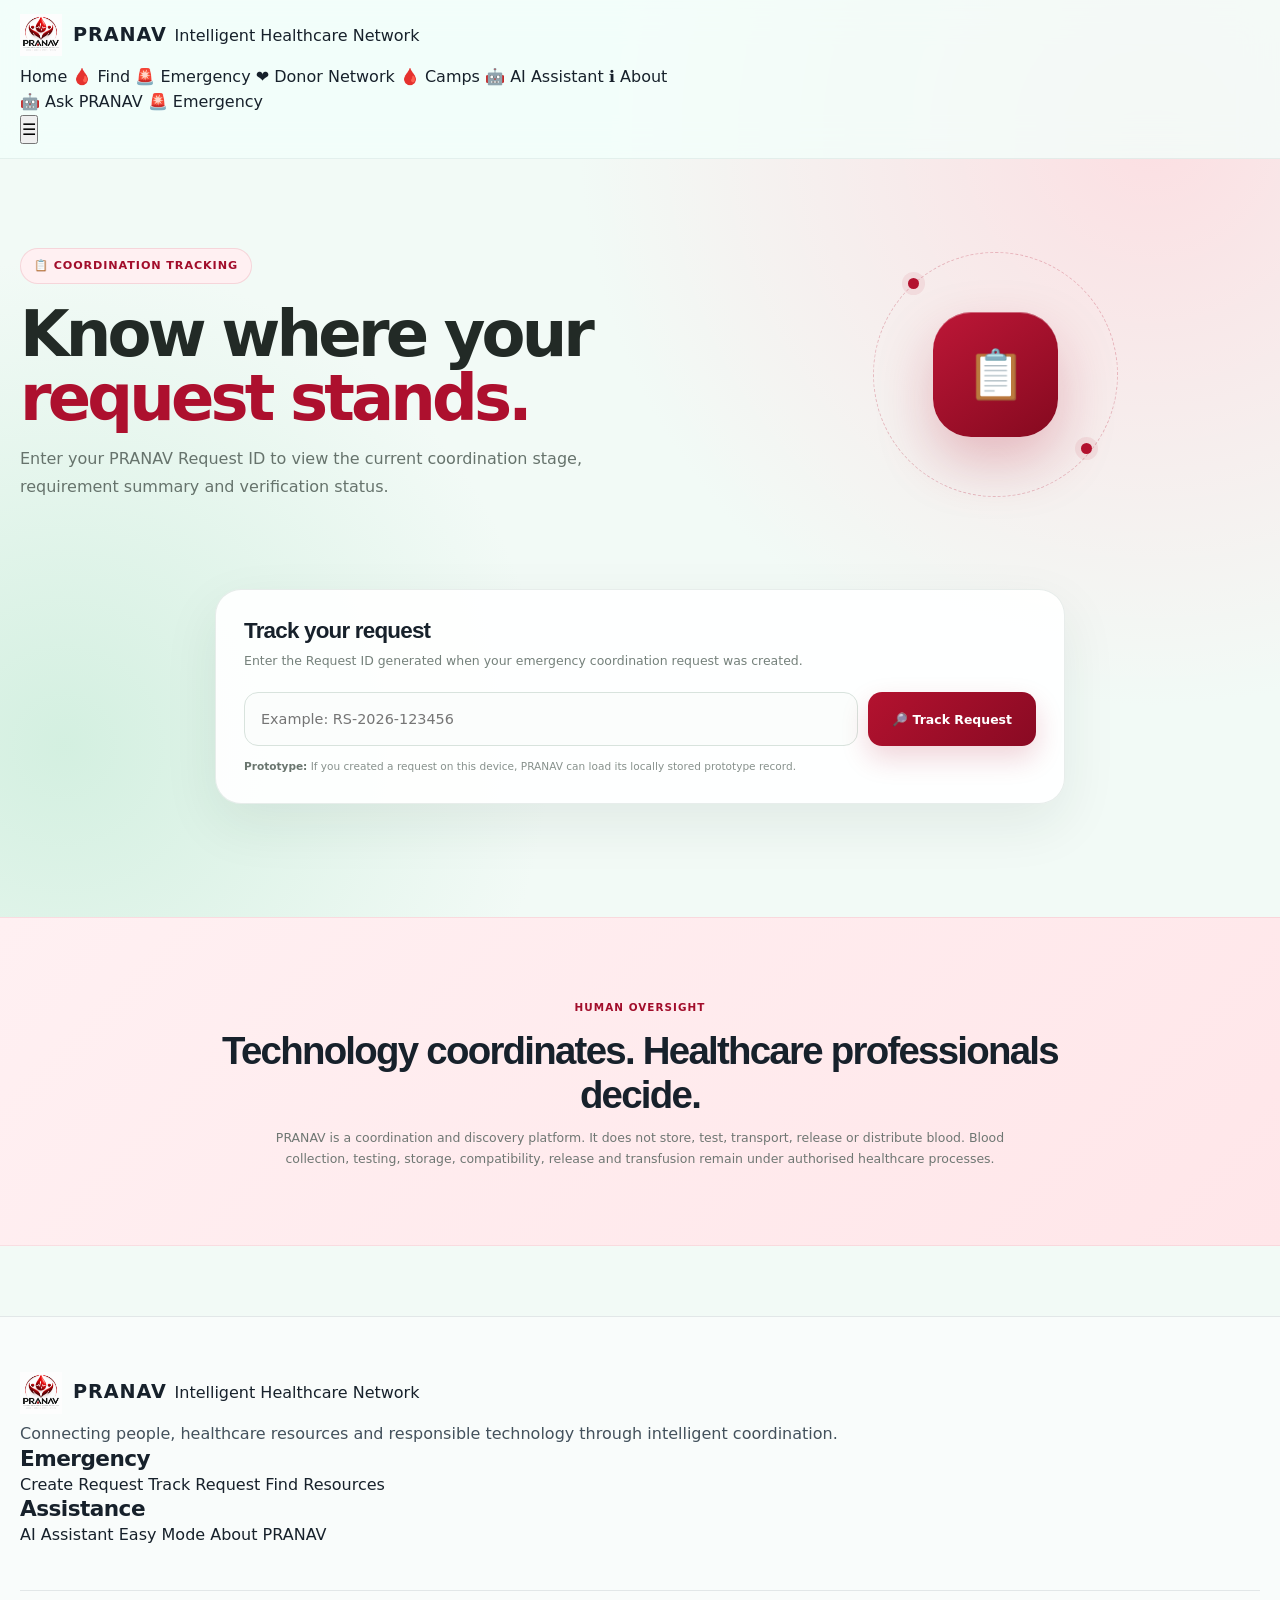
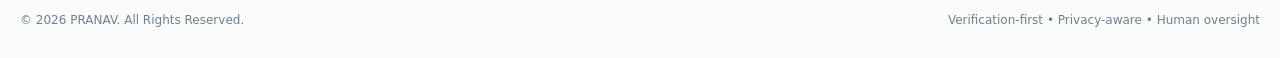
<file: blood-request.html>
<!DOCTYPE html>
<html lang="en">
<head>
  <meta charset="UTF-8">

  <meta
    name="viewport"
    content="width=device-width, initial-scale=1.0, viewport-fit=cover"
  >

  <meta name="theme-color" content="#a80d2b">

  <meta
    name="description"
    content="Track a PRANAV blood emergency coordination request from creation through verification and coordination."
  >

  <meta
    property="og:title"
    content="Track Blood Request | PRANAV"
  >

  <meta
    property="og:description"
    content="Track your PRANAV emergency blood coordination request."
  >

  <meta
    property="og:type"
    content="website"
  >

  <title>Track Blood Request | PRANAV</title>

  <link rel="icon" href="pranav-logo.png">
  <link rel="manifest" href="manifest.json">

  <link rel="stylesheet" href="css/style.css">
  <link rel="stylesheet" href="css/responsive.css">
  <link rel="stylesheet" href="css/animations.css">

  <style>

    /* =========================================
       PRANAV REQUEST TRACKING
    ========================================= */

    .tracking-page {
      min-height: 100vh;

      background:
        radial-gradient(
          circle at 90% 8%,
          rgba(255,214,220,.75),
          transparent 30%
        ),
        radial-gradient(
          circle at 5% 45%,
          rgba(204,237,219,.8),
          transparent 32%
        ),
        #f2faf6;
    }


    /* =========================================
       HERO
    ========================================= */

    .tracking-hero {
      padding: 70px 0 50px;
    }

    .tracking-hero-grid {
      display: grid;
      grid-template-columns: 1fr .8fr;
      gap: 50px;
      align-items: center;
    }

    .tracking-eyebrow {
      display: inline-flex;
      align-items: center;

      padding: 8px 13px;

      border-radius: 999px;

      background: #fff0f2;
      border: 1px solid rgba(179,18,47,.12);

      color: #a20d2b;

      font-size: .7rem;
      font-weight: 900;

      text-transform: uppercase;
      letter-spacing: .08em;
    }

    .tracking-hero h1 {
      margin: 18px 0 15px;

      max-width: 750px;

      font-family:
        Manrope,
        Inter,
        system-ui,
        sans-serif;

      font-size:
        clamp(2.6rem, 5vw, 4.7rem);

      line-height: 1;

      letter-spacing: -.06em;

      color: #222a26;
    }

    .tracking-hero h1 span {
      color: #ad102e;
    }

    .tracking-hero p {
      max-width: 650px;

      margin: 0;

      color: #66736c;

      font-size: 1rem;
      line-height: 1.75;
    }


    /* =========================================
       TRACKING VISUAL
    ========================================= */

    .tracking-visual {
      min-height: 290px;

      display: grid;
      place-items: center;

      position: relative;
    }

    .tracking-orbit {
      position: absolute;

      width: 245px;
      height: 245px;

      border-radius: 50%;

      border:
        1px dashed
        rgba(179,18,47,.25);

      animation:
        orbitRotate 14s linear infinite;
    }

    .tracking-orbit::before,
    .tracking-orbit::after {
      content: "";

      position: absolute;

      width: 11px;
      height: 11px;

      border-radius: 50%;

      background: #b3122f;

      box-shadow:
        0 0 0 6px
        rgba(179,18,47,.08);
    }

    .tracking-orbit::before {
      top: 25px;
      left: 34px;
    }

    .tracking-orbit::after {
      right: 25px;
      bottom: 42px;
    }

    .tracking-center {
      width: 125px;
      height: 125px;

      display: grid;
      place-items: center;

      position: relative;
      z-index: 2;

      border-radius: 38px;

      background:
        linear-gradient(
          145deg,
          #bd1737,
          #85091f
        );

      color: white;

      font-size: 3rem;

      box-shadow:
        0 25px 55px
        rgba(179,18,47,.25),

        inset 0 1px 0
        rgba(255,255,255,.35);
    }

    @keyframes orbitRotate {

      from {
        transform: rotate(0deg);
      }

      to {
        transform: rotate(360deg);
      }

    }


    /* =========================================
       TRACKING SEARCH
    ========================================= */

    .tracking-section {
      padding: 20px 0 85px;
    }

    .tracking-search-card {
      max-width: 850px;

      margin: 0 auto 28px;

      padding: 28px;

      border-radius: 26px;

      background:
        rgba(255,255,255,.92);

      border:
        1px solid
        rgba(35,80,60,.1);

      box-shadow:
        0 20px 55px
        rgba(30,55,43,.08);
    }

    .tracking-search-card h2 {
      margin: 0 0 7px;

      font-family:
        Manrope,
        Inter,
        sans-serif;

      font-size: 1.4rem;

      letter-spacing: -.035em;
    }

    .tracking-search-card p {
      margin: 0 0 22px;

      color: #75817b;

      font-size: .78rem;
      line-height: 1.55;
    }

    .tracking-input-row {
      display: grid;

      grid-template-columns: 1fr auto;

      gap: 10px;
    }

    .tracking-input {
      width: 100%;

      box-sizing: border-box;

      min-height: 54px;

      padding: 0 16px;

      border:
        1px solid
        #d8e3dd;

      border-radius: 14px;

      background: #fbfdfc;

      color: #242b27;

      font-family:
        Inter,
        system-ui,
        sans-serif;

      font-size: .9rem;

      outline: none;

      transition: .2s ease;
    }

    .tracking-input:focus {
      border-color: #b3122f;

      background: white;

      box-shadow:
        0 0 0 4px
        rgba(179,18,47,.08);
    }

    .tracking-button {
      min-height: 54px;

      padding: 0 24px;

      border: 0;

      border-radius: 14px;

      background:
        linear-gradient(
          135deg,
          #b3122f,
          #890a23
        );

      color: white;

      font-size: .78rem;
      font-weight: 900;

      cursor: pointer;

      box-shadow:
        0 12px 28px
        rgba(179,18,47,.18);

      transition:
        transform .2s ease,
        box-shadow .2s ease;
    }

    .tracking-button:hover {
      transform: translateY(-2px);

      box-shadow:
        0 17px 34px
        rgba(179,18,47,.24);
    }


    /* =========================================
       SAMPLE REQUEST
    ========================================= */

    .sample-note {
      margin-top: 13px;

      color: #87918c;

      font-size: .66rem;

      line-height: 1.5;
    }

    .sample-note strong {
      color: #69756e;
    }


    /* =========================================
       TRACKING RESULT
    ========================================= */

    .tracking-result {
      display: none;

      max-width: 1050px;

      margin: 0 auto;

      animation:
        trackingReveal .45s ease both;
    }

    .tracking-result.show {
      display: block;
    }

    @keyframes trackingReveal {

      from {
        opacity: 0;
        transform: translateY(14px);
      }

      to {
        opacity: 1;
        transform: translateY(0);
      }

    }


    /* =========================================
       REQUEST OVERVIEW
    ========================================= */

    .request-overview {
      display: grid;

      grid-template-columns:
        1.1fr
        .9fr;

      gap: 18px;

      margin-bottom: 20px;
    }

    .overview-card {
      padding: 23px;

      border-radius: 22px;

      background: white;

      border:
        1px solid
        rgba(35,80,60,.09);

      box-shadow:
        0 14px 35px
        rgba(30,55,43,.06);
    }

    .overview-label {
      display: block;

      margin-bottom: 7px;

      color: #89938e;

      font-size: .62rem;

      font-weight: 900;

      text-transform: uppercase;

      letter-spacing: .08em;
    }

    .request-code {
      display: inline-block;

      padding: 8px 11px;

      border-radius: 9px;

      background: #fff0f2;

      color: #9e0c29;

      font-family: monospace;

      font-size: .9rem;

      font-weight: 900;

      letter-spacing: .04em;
    }

    .request-status {
      display: inline-flex;

      align-items: center;

      gap: 7px;

      padding: 8px 11px;

      border-radius: 999px;

      background: #edf8f1;

      color: #17623e;

      font-size: .67rem;

      font-weight: 900;
    }

    .status-dot {
      width: 7px;
      height: 7px;

      border-radius: 50%;

      background: #2d9b67;

      box-shadow:
        0 0 0 4px
        rgba(45,155,103,.1);
    }


    /* =========================================
       REQUEST DETAILS
    ========================================= */

    .request-details {
      display: grid;

      grid-template-columns:
        repeat(4, 1fr);

      gap: 9px;

      margin-top: 17px;
    }

    .detail-item {
      padding: 13px;

      border-radius: 13px;

      background: #f5faf7;
    }

    .detail-item span {
      display: block;

      margin-bottom: 5px;

      color: #8a948e;

      font-size: .6rem;

      font-weight: 800;
    }

    .detail-item strong {
      color: #303934;

      font-size: .74rem;
    }


    /* =========================================
       TIMELINE
    ========================================= */

    .timeline-card {
      padding: 28px;

      border-radius: 25px;

      background: white;

      border:
        1px solid
        rgba(35,80,60,.09);

      box-shadow:
        0 18px 45px
        rgba(30,55,43,.07);
    }

    .timeline-heading {
      margin-bottom: 30px;
    }

    .timeline-heading span {
      color: #a20d2b;

      font-size: .65rem;

      font-weight: 900;

      text-transform: uppercase;

      letter-spacing: .1em;
    }

    .timeline-heading h2 {
      margin: 8px 0 5px;

      font-family:
        Manrope,
        Inter,
        sans-serif;

      font-size: 1.35rem;

      letter-spacing: -.035em;
    }

    .timeline-heading p {
      margin: 0;

      color: #7b8680;

      font-size: .72rem;
    }

    .timeline {
      position: relative;
    }

    .timeline::before {
      content: "";

      position: absolute;

      left: 20px;
      top: 15px;
      bottom: 15px;

      width: 2px;

      background:
        linear-gradient(
          to bottom,
          #b3122f 0 18%,
          #dbe5df 18% 100%
        );
    }

    .timeline-step {
      position: relative;

      display: grid;

      grid-template-columns:
        42px
        1fr;

      gap: 16px;

      padding-bottom: 26px;
    }

    .timeline-step:last-child {
      padding-bottom: 0;
    }

    .timeline-icon {
      width: 42px;
      height: 42px;

      display: grid;
      place-items: center;

      position: relative;
      z-index: 2;

      border-radius: 14px;

      background: white;

      border:
        2px solid
        #dce6e0;

      font-size: .85rem;
    }

    .timeline-step.completed
    .timeline-icon {
      border-color: #b3122f;

      background: #fff0f2;

      box-shadow:
        0 7px 18px
        rgba(179,18,47,.1);
    }

    .timeline-step.active
    .timeline-icon {
      border-color: #b3122f;

      background:
        linear-gradient(
          135deg,
          #b3122f,
          #8c0923
        );

      box-shadow:
        0 8px 20px
        rgba(179,18,47,.2);
    }

    .timeline-content {
      padding-top: 4px;
    }

    .timeline-content strong {
      display: block;

      color: #303834;

      font-size: .82rem;
    }

    .timeline-step.active
    .timeline-content strong {
      color: #a20d2b;
    }

    .timeline-content small {
      display: block;

      margin-top: 5px;

      max-width: 650px;

      color: #7c8781;

      font-size: .67rem;

      line-height: 1.5;
    }

    .timeline-badge {
      display: inline-block;

      margin-top: 8px;

      padding: 5px 8px;

      border-radius: 7px;

      background: #fff4e8;

      color: #835a2e;

      font-size: .58rem;

      font-weight: 800;
    }


    /* =========================================
       VERIFICATION MESSAGE
    ========================================= */

    .verification-box {
      margin-top: 20px;

      padding: 17px;

      border-radius: 17px;

      background:
        linear-gradient(
          135deg,
          #fff5e9,
          #fff9f1
        );

      border:
        1px solid
        rgba(188,119,44,.13);

      color: #705333;

      font-size: .68rem;

      line-height: 1.6;
    }

    .verification-box strong {
      display: block;

      margin-bottom: 5px;

      color: #634622;
    }


    /* =========================================
       EMPTY STATE
    ========================================= */

    .tracking-empty {
      display: none;

      max-width: 700px;

      margin: 0 auto;

      padding: 35px;

      text-align: center;

      border-radius: 22px;

      background: white;

      border:
        1px solid
        rgba(35,80,60,.09);

      box-shadow:
        0 15px 35px
        rgba(30,55,43,.06);
    }

    .tracking-empty.show {
      display: block;
    }

    .tracking-empty-icon {
      font-size: 2rem;

      margin-bottom: 12px;
    }

    .tracking-empty h3 {
      margin: 0 0 7px;

      font-size: 1rem;
    }

    .tracking-empty p {
      margin: 0;

      color: #7b8580;

      font-size: .72rem;

      line-height: 1.55;
    }


    /* =========================================
       RESPONSIBLE NOTE
    ========================================= */

    .tracking-responsibility {
      padding: 75px 0;

      background:
        linear-gradient(
          135deg,
          #fff0f2,
          #ffe6e9
        );

      border-top:
        1px solid
        rgba(179,18,47,.08);

      border-bottom:
        1px solid
        rgba(179,18,47,.08);
    }

    .responsibility-inner {
      max-width: 900px;

      margin: auto;

      text-align: center;
    }

    .responsibility-inner span {
      color: #a20d2b;

      font-size: .65rem;

      font-weight: 900;

      text-transform: uppercase;

      letter-spacing: .1em;
    }

    .responsibility-inner h2 {
      margin: 10px 0;

      font-family:
        Manrope,
        Inter,
        sans-serif;

      font-size: clamp(1.7rem,3vw,2.5rem);

      letter-spacing: -.045em;
    }

    .responsibility-inner p {
      margin: 0 auto;

      max-width: 760px;

      color: #6f7773;

      font-size: .78rem;

      line-height: 1.7;
    }


    /* =========================================
       MOBILE
    ========================================= */

    @media (max-width: 900px) {

      .tracking-hero-grid {
        grid-template-columns: 1fr;
      }

      .tracking-visual {
        min-height: 230px;
      }

      .request-overview {
        grid-template-columns: 1fr;
      }

      .request-details {
        grid-template-columns:
          repeat(2, 1fr);
      }

    }


    @media (max-width: 600px) {

      .tracking-hero {
        padding-top: 42px;
      }

      .tracking-hero h1 {
        font-size: 2.7rem;
      }

      .tracking-hero p {
        font-size: .88rem;
      }

      .tracking-visual {
        transform: scale(.83);
      }

      .tracking-search-card {
        padding: 19px;

        border-radius: 21px;
      }

      .tracking-input-row {
        grid-template-columns: 1fr;
      }

      .tracking-button {
        width: 100%;
      }

      .timeline-card {
        padding: 20px;
      }

      .timeline::before {
        left: 17px;
      }

      .timeline-step {
        grid-template-columns:
          36px
          1fr;

        gap: 13px;
      }

      .timeline-icon {
        width: 36px;
        height: 36px;

        border-radius: 11px;
      }

      .request-details {
        grid-template-columns: 1fr;
      }

    }

  </style>
</head>


<body>

  <div class="tracking-page">


    <!-- =====================================
         HEADER
    ====================================== -->

    <header class="site-header">

      <div class="container header-inner">

        <a
          href="index.html"
          class="brand"
          aria-label="PRANAV Home"
        >

          <img
            src="pranav-logo.png"
            alt="PRANAV logo"
            width="48"
            height="48"
          >

          <span class="brand-copy">

            <span class="brand-name">
              PRANAV
            </span>

            <span class="brand-subtitle">
              Intelligent Healthcare Network
            </span>

          </span>

        </a>


        <nav
          class="main-nav"
          aria-label="Main navigation"
        >

          <a href="index.html">
            Home
          </a>

          <a href="find-blood.html">
            🩸 Find
          </a>

          <a href="emergency.html">
            🚨 Emergency
          </a>

          <a href="donor.html">
            ❤️ Donor Network
          </a>

          <a href="camps.html">
            🩸 Camps
          </a>

          <a href="assistant.html">
            🤖 AI Assistant
          </a>

          <a href="about.html">
            ℹ️ About
          </a>

        </nav>


        <div class="header-actions">

          <a
            href="assistant.html"
            class="header-btn ai-btn"
          >
            🤖 Ask PRANAV
          </a>

          <a
            href="emergency.html"
            class="header-btn emergency-btn"
          >
            🚨 Emergency
          </a>

        </div>


        <button
          class="mobile-menu-btn"
          type="button"
          aria-label="Open navigation"
        >
          ☰
        </button>

      </div>

    </header>


    <!-- =====================================
         HERO
    ====================================== -->

    <main>

      <section class="tracking-hero">

        <div class="container tracking-hero-grid">

          <div>

            <span class="tracking-eyebrow">
              📋 Coordination tracking
            </span>

            <h1>
              Know where your
              <span>request stands.</span>
            </h1>

            <p>
              Enter your PRANAV Request ID to view the current
              coordination stage, requirement summary and
              verification status.
            </p>

          </div>


          <div
            class="tracking-visual"
            aria-hidden="true"
          >

            <div class="tracking-orbit"></div>

            <div class="tracking-center">
              📋
            </div>

          </div>

        </div>

      </section>


      <!-- =====================================
           SEARCH
      ====================================== -->

      <section class="tracking-section">

        <div class="container">

          <div class="tracking-search-card">

            <h2>
              Track your request
            </h2>

            <p>
              Enter the Request ID generated when your emergency
              coordination request was created.
            </p>


            <form id="trackingForm">

              <div class="tracking-input-row">

                <input
                  id="requestIdInput"
                  class="tracking-input"
                  type="text"
                  inputmode="text"
                  autocomplete="off"
                  placeholder="Example: RS-2026-123456"
                  aria-label="PRANAV Request ID"
                  required
                >

                <button
                  type="submit"
                  class="tracking-button"
                >
                  🔎 Track Request
                </button>

              </div>

            </form>


            <div class="sample-note">

              <strong>Prototype:</strong>
              If you created a request on this device,
              PRANAV can load its locally stored prototype record.

            </div>

          </div>


          <!-- =================================
               EMPTY RESULT
          ================================== -->

          <div
            id="trackingEmpty"
            class="tracking-empty"
          >

            <div class="tracking-empty-icon">
              🔎
            </div>

            <h3>
              Request not found
            </h3>

            <p>
              Please check the Request ID and try again.
              If this is a real emergency, contact the appropriate
              emergency medical service or authorised healthcare
              facility immediately.
            </p>

          </div>


          <!-- =================================
               TRACKING RESULT
          ================================== -->

          <div
            id="trackingResult"
            class="tracking-result"
          >


            <!-- REQUEST OVERVIEW -->

            <div class="request-overview">


              <div class="overview-card">

                <span class="overview-label">
                  Request ID
                </span>

                <div
                  id="displayRequestId"
                  class="request-code"
                >
                  RS-2026-XXXXXX
                </div>


                <div class="request-details">

                  <div class="detail-item">

                    <span>
                      Blood Group
                    </span>

                    <strong id="displayBloodGroup">
                      —
                    </strong>

                  </div>


                  <div class="detail-item">

                    <span>
                      Component
                    </span>

                    <strong id="displayComponent">
                      —
                    </strong>

                  </div>


                  <div class="detail-item">

                    <span>
                      Units
                    </span>

                    <strong id="displayUnits">
                      —
                    </strong>

                  </div>


                  <div class="detail-item">

                    <span>
                      Urgency
                    </span>

                    <strong id="displayUrgency">
                      —
                    </strong>

                  </div>

                </div>

              </div>


              <div class="overview-card">

                <span class="overview-label">
                  Current status
                </span>

                <div class="request-status">

                  <span class="status-dot"></span>

                  <span id="displayStatus">
                    Request Created
                  </span>

                </div>


                <div class="request-details">

                  <div class="detail-item">

                    <span>
                      City / District
                    </span>

                    <strong id="displayCity">
                      —
                    </strong>

                  </div>


                  <div class="detail-item">

                    <span>
                      Facility
                    </span>

                    <strong id="displayFacility">
                      —
                    </strong>

                  </div>

                </div>

              </div>

            </div>


            <!-- TIMELINE -->

            <div class="timeline-card">

              <div class="timeline-heading">

                <span>
                  Request journey
                </span>

                <h2>
                  Coordination progress
                </h2>

                <p>
                  Your request moves through structured stages.
                </p>

              </div>


              <div class="timeline">


                <!-- 01 -->

                <div
                  class="timeline-step completed"
                  data-step="1"
                >

                  <div class="timeline-icon">
                    ✓
                  </div>

                  <div class="timeline-content">

                    <strong>
                      Request Created
                    </strong>

                    <small>
                      Your emergency requirement has been
                      recorded with a unique Request ID.
                    </small>

                  </div>

                </div>


                <!-- 02 -->

                <div
                  class="timeline-step active"
                  data-step="2"
                >

                  <div class="timeline-icon">
                    🧠
                  </div>

                  <div class="timeline-content">

                    <strong>
                      Requirement Analysed
                    </strong>

                    <small>
                      Blood group, component, location, urgency
                      and other relevant information are structured
                      for coordination.
                    </small>

                    <span class="timeline-badge">
                      Current stage
                    </span>

                  </div>

                </div>


                <!-- 03 -->

                <div
                  class="timeline-step"
                  data-step="3"
                >

                  <div class="timeline-icon">
                    🔎
                  </div>

                  <div class="timeline-content">

                    <strong>
                      Searching
                    </strong>

                    <small>
                      Potential blood resources and relevant
                      coordination options can be discovered.
                    </small>

                  </div>

                </div>


                <!-- 04 -->

                <div
                  class="timeline-step"
                  data-step="4"
                >

                  <div class="timeline-icon">
                    🛡️
                  </div>

                  <div class="timeline-content">

                    <strong>
                      Verification
                    </strong>

                    <small>
                      Potential availability must be confirmed
                      directly with the respective authorised
                      blood centre or healthcare facility.
                    </small>

                  </div>

                </div>


                <!-- 05 -->

                <div
                  class="timeline-step"
                  data-step="5"
                >

                  <div class="timeline-icon">
                    🤝
                  </div>

                  <div class="timeline-content">

                    <strong>
                      Coordination
                    </strong>

                    <small>
                      Relevant resources, facilities and
                      coordination pathways are connected.
                    </small>

                  </div>

                </div>


                <!-- 06 -->

                <div
                  class="timeline-step"
                  data-step="6"
                >

                  <div class="timeline-icon">
                    ✓
                  </div>

                  <div class="timeline-content">

                    <strong>
                      Resolved / Closed
                    </strong>

                    <small>
                      The request can be marked resolved or
                      closed after the relevant healthcare
                      coordination process is completed.
                    </small>

                  </div>

                </div>

              </div>


              <div class="verification-box">

                <strong>
                  ⚠️ Verification required
                </strong>

                PRANAV displays potential coordination information.
                Availability can change at any time. Final
                confirmation, donor eligibility, compatibility and
                all clinical decisions remain with authorised
                healthcare professionals and facilities.

              </div>

            </div>

          </div>

        </div>

      </section>


      <!-- =====================================
           RESPONSIBLE TECHNOLOGY
      ====================================== -->

      <section class="tracking-responsibility">

        <div class="container">

          <div class="responsibility-inner">

            <span>
              Human oversight
            </span>

            <h2>
              Technology coordinates.
              Healthcare professionals decide.
            </h2>

            <p>
              PRANAV is a coordination and discovery platform.
              It does not store, test, transport, release or
              distribute blood. Blood collection, testing, storage,
              compatibility, release and transfusion remain under
              authorised healthcare processes.
            </p>

          </div>

        </div>

      </section>

    </main>


    <!-- =====================================
         FOOTER
    ====================================== -->

    <footer class="site-footer">

      <div class="container footer-inner">

        <div class="footer-brand">

          <a
            href="index.html"
            class="brand"
          >

            <img
              src="pranav-logo.png"
              alt="PRANAV logo"
              width="48"
              height="48"
            >

            <span class="brand-copy">

              <span class="brand-name">
                PRANAV
              </span>

              <span class="brand-subtitle">
                Intelligent Healthcare Network
              </span>

            </span>

          </a>

          <p>
            Connecting people, healthcare resources and
            responsible technology through intelligent
            coordination.
          </p>

        </div>


        <div class="footer-column">

          <h3>
            Emergency
          </h3>

          <a href="emergency.html">
            Create Request
          </a>

          <a href="blood-request.html">
            Track Request
          </a>

          <a href="find-blood.html">
            Find Resources
          </a>

        </div>


        <div class="footer-column">

          <h3>
            Assistance
          </h3>

          <a href="assistant.html">
            AI Assistant
          </a>

          <a href="easy-mode.html">
            Easy Mode
          </a>

          <a href="about.html">
            About PRANAV
          </a>

        </div>

      </div>


      <div class="container footer-bottom">

        <span>
          © 2026 PRANAV. All Rights Reserved.
        </span>

        <span>
          Verification-first • Privacy-aware • Human oversight
        </span>

      </div>

    </footer>


    <!-- =====================================
         MOBILE BOTTOM NAV
    ====================================== -->

    <nav
      class="mobile-bottom-nav"
      aria-label="Mobile navigation"
    >

      <a href="index.html">
        <span>⌂</span>
        Home
      </a>

      <a href="find-blood.html">
        <span>🔎</span>
        Find
      </a>

      <a
        href="emergency.html"
        class="emergency"
      >
        <span>🚨</span>
        Emergency
      </a>

      <a href="assistant.html">
        <span>🤖</span>
        Assistant
      </a>

      <a href="about.html">
        <span>ℹ️</span>
        About
      </a>

    </nav>

  </div>


  <!-- =====================================
       TRACKING JAVASCRIPT
  ====================================== -->

  <script>

    (function () {

      "use strict";


      const form =
        document.getElementById(
          "trackingForm"
        );


      const input =
        document.getElementById(
          "requestIdInput"
        );


      const result =
        document.getElementById(
          "trackingResult"
        );


      const empty =
        document.getElementById(
          "trackingEmpty"
        );


      function getStoredRequest() {

        try {

          const stored =
            localStorage.getItem(
              "pranavEmergencyRequest"
            );

          if (!stored) {
            return null;
          }

          return JSON.parse(stored);

        } catch (error) {

          return null;

        }

      }


      function setText(id, value) {

        const element =
          document.getElementById(id);

        if (element) {

          element.textContent =
            value || "—";

        }

      }


      function showRequest(request) {

        if (!request) {

          result.classList.remove("show");

          empty.classList.add("show");

          return;

        }


        empty.classList.remove("show");

        result.classList.add("show");


        setText(
          "displayRequestId",
          request.requestId
        );


        setText(
          "displayBloodGroup",
          request.bloodGroup
        );


        setText(
          "displayComponent",
          request.component
        );


        setText(
          "displayUnits",
          request.units
        );


        setText(
          "displayUrgency",
          request.urgency
        );


        setText(
          "displayCity",
          request.city
        );


        setText(
          "displayFacility",
          request.facility
        );


        setText(
          "displayStatus",
          request.status ||
          "Request Created"
        );


        /*
          Prototype journey.

          The interface intentionally does not
          claim that a real blood resource has
          been found or verified.
        */

        updateTimeline(
          request.status
        );


        result.scrollIntoView({
          behavior: "smooth",
          block: "start"
        });

      }


      function updateTimeline(status) {

        const steps =
          document.querySelectorAll(
            ".timeline-step"
          );


        steps.forEach(function (step) {

          step.classList.remove(
            "completed",
            "active"
          );

          const number =
            Number(
              step.dataset.step
            );


          /*
            Prototype status mapping.
          */

          let currentStep = 2;


          if (
            status ===
            "Searching"
          ) {

            currentStep = 3;

          }

          if (
            status ===
            "Verification"
          ) {

            currentStep = 4;

          }

          if (
            status ===
            "Coordination"
          ) {

            currentStep = 5;

          }

          if (
            status ===
            "Resolved" ||
            status ===
            "Closed"
          ) {

            currentStep = 6;

          }


          if (
            number <
            currentStep
          ) {

            step.classList.add(
              "completed"
            );

          } else if (
            number ===
            currentStep
          ) {

            step.classList.add(
              "active"
            );

          }

        });

      }


      form.addEventListener(
        "submit",
        function (event) {

          event.preventDefault();


          const enteredId =
            input.value
              .trim()
              .toUpperCase();


          if (!enteredId) {
            return;
          }


          const storedRequest =
            getStoredRequest();


          if (
            storedRequest &&
            storedRequest.requestId &&
            storedRequest.requestId.toUpperCase() ===
            enteredId
          ) {

            showRequest(
              storedRequest
            );

            return;

          }


          /*
            Allow prototype users to paste
            the locally generated ID.

            If the request does not exist
            locally, do not fabricate a result.
          */

          showRequest(null);

        }
      );


      /*
        Automatically load a locally stored
        request when this page opens.
      */

      const existingRequest =
        getStoredRequest();


      if (
        existingRequest &&
        existingRequest.requestId
      ) {

        input.value =
          existingRequest.requestId;

        showRequest(
          existingRequest
        );

      }

    })();

  </script>


  <!-- =====================================
       APPLICATION SCRIPTS
  ====================================== -->

  <script
    src="js/app.js"
    defer
  ></script>

  <script
    src="js/tracking.js"
    defer
  ></script>

  <script
    src="js/animations.js"
    defer
  ></script>

  <script
    src="js/accessibility.js"
    defer
  ></script>

  <script
    src="js/loader.js"
    defer
  ></script>


  <!-- =====================================
       SERVICE WORKER
  ====================================== -->

  <script>

    if (
      "serviceWorker" in navigator
    ) {

      window.addEventListener(
        "load",
        function () {

          navigator.serviceWorker
            .register("./sw.js")
            .catch(function () {

              /*
                Application remains usable
                if service worker registration
                is unavailable.
              */

            });

        }
      );

    }

  </script>

</body>
</html>
</file>
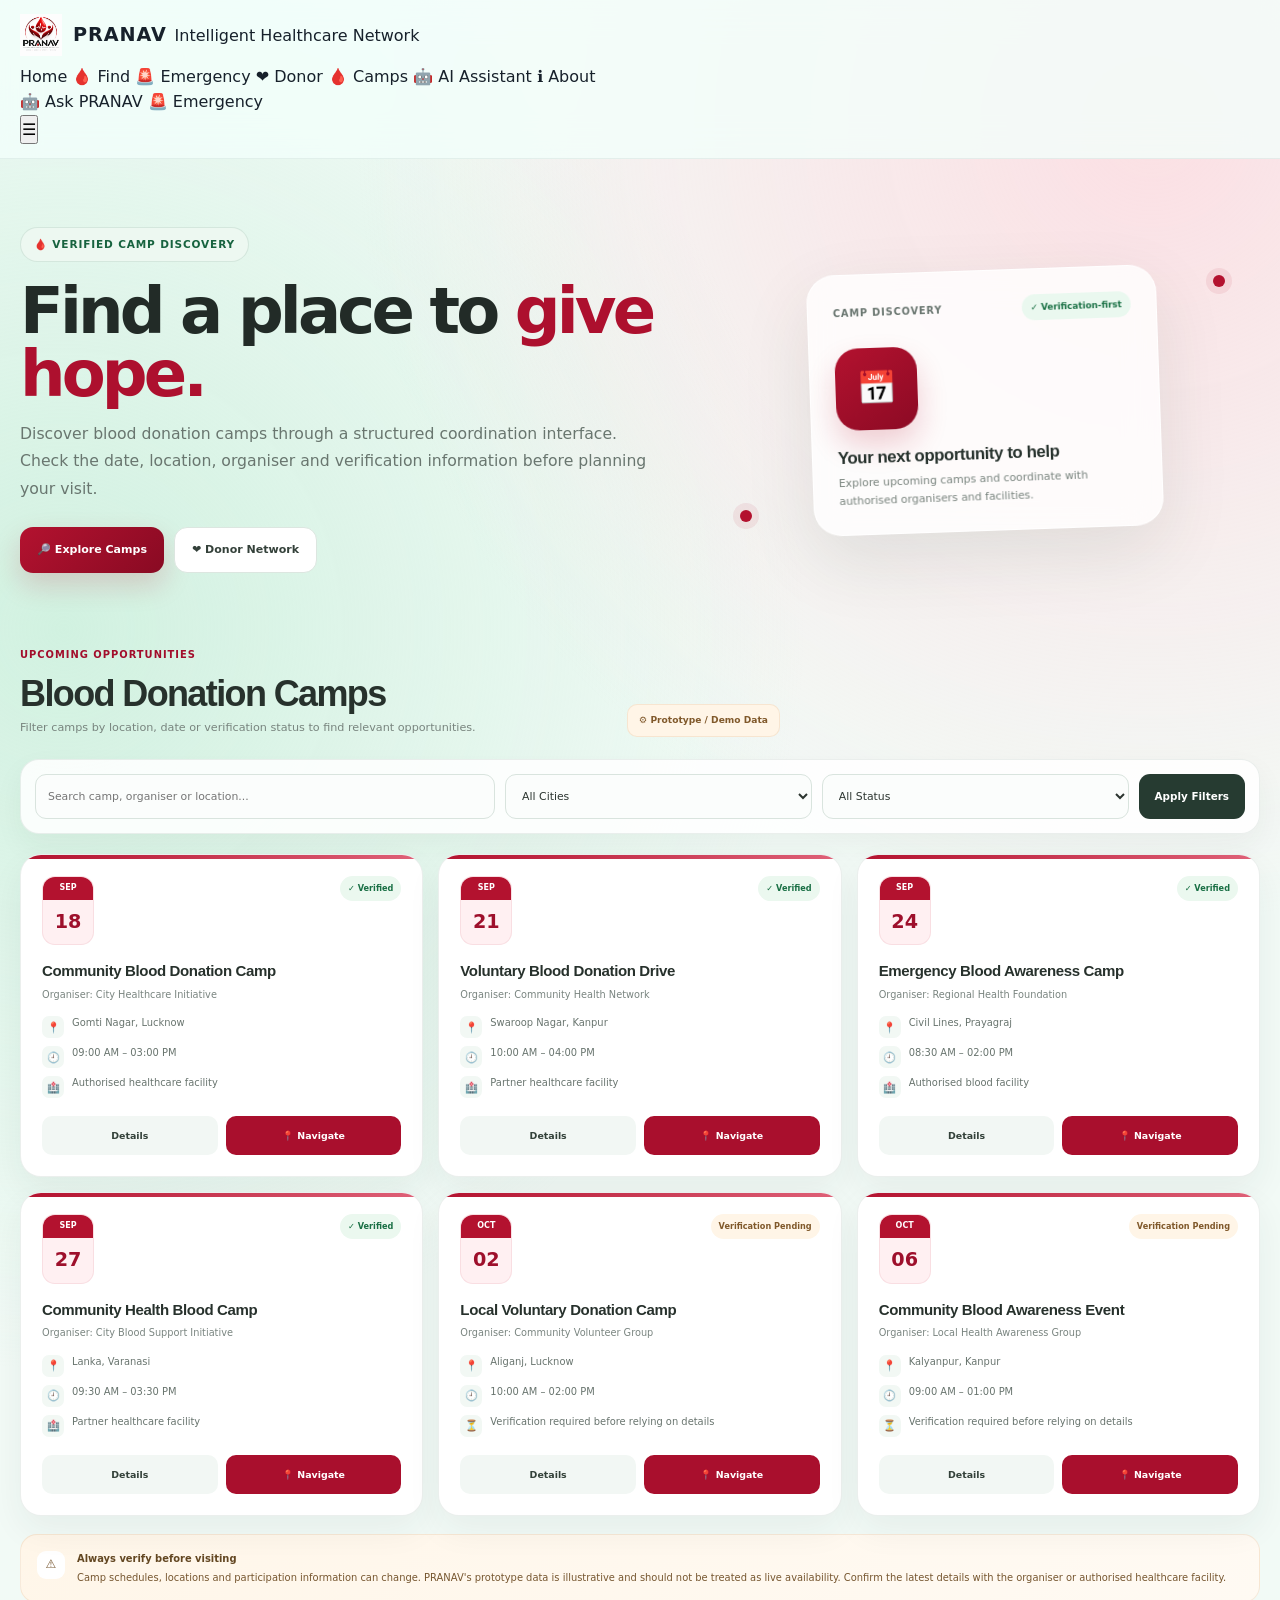
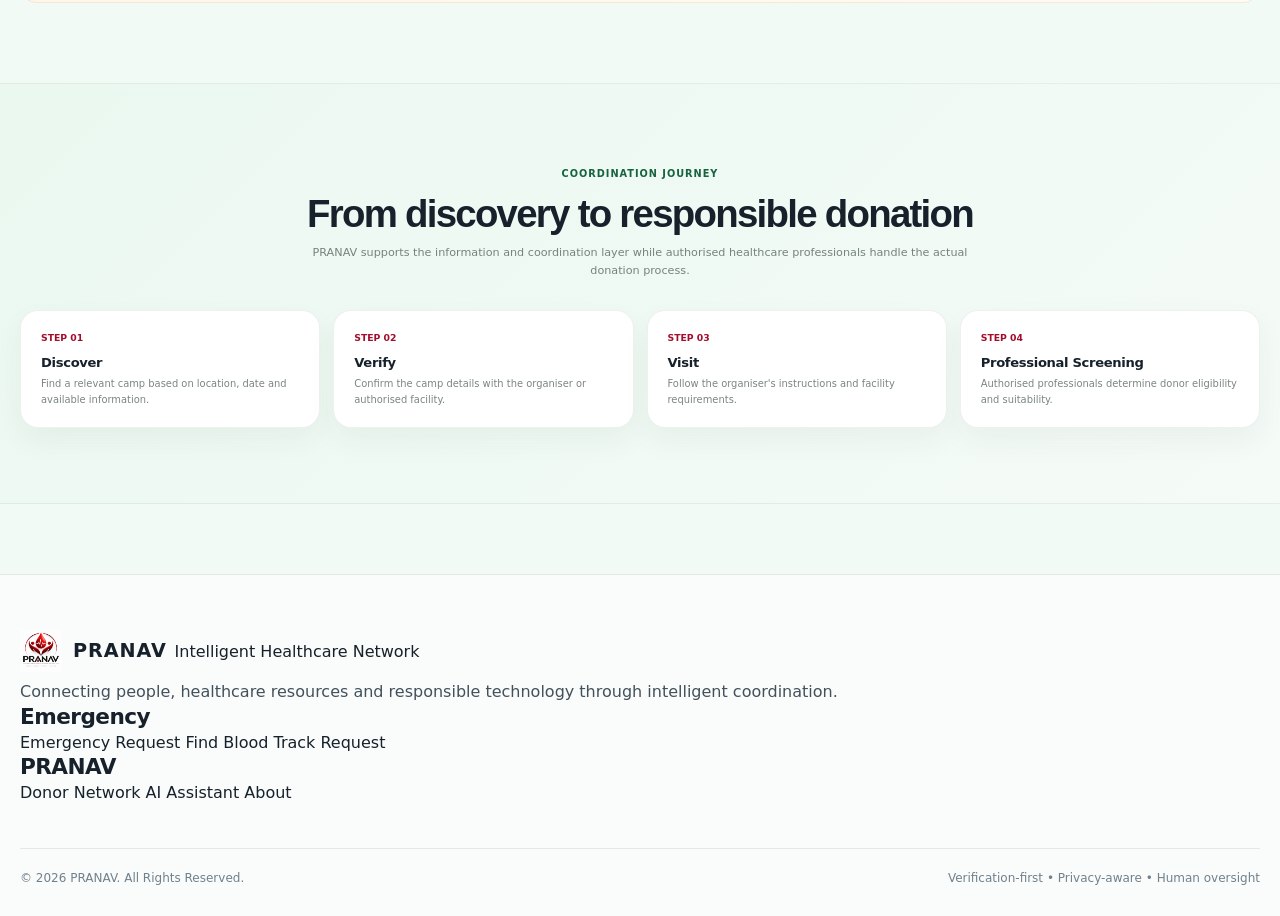
<file: camps.html>
<!DOCTYPE html>
<html lang="en">
<head>
  <meta charset="UTF-8">

  <meta
    name="viewport"
    content="width=device-width, initial-scale=1.0"
  >

  <meta name="theme-color" content="#a80d2b">

  <meta
    name="description"
    content="Discover blood donation camps through PRANAV's verification-first healthcare coordination network."
  >

  <title>Blood Donation Camps | PRANAV</title>

  <link
    rel="icon"
    type="image/png"
    href="pranav-logo.png"
  >

  <link
    rel="manifest"
    href="manifest.json"
  >

  <link
    rel="stylesheet"
    href="css/style.css"
  >

  <link
    rel="stylesheet"
    href="css/responsive.css"
  >

  <link
    rel="stylesheet"
    href="css/animations.css"
  >

  <style>

    /* =====================================================
       PRANAV CAMPS PAGE
    ===================================================== */

    .camps-page {

      min-height: 100vh;

      background:
        radial-gradient(
          circle at 90% 5%,
          rgba(255,215,222,.75),
          transparent 30%
        ),
        radial-gradient(
          circle at 5% 25%,
          rgba(201,239,219,.8),
          transparent 33%
        ),
        #f2faf6;
    }


    /* =====================================================
       HERO
    ===================================================== */

    .camps-hero {

      padding: 68px 0 42px;
    }


    .camps-hero-grid {

      display: grid;

      grid-template-columns:
        1.08fr
        .92fr;

      gap: 45px;

      align-items: center;
    }


    .camps-badge {

      display: inline-flex;

      align-items: center;

      gap: 8px;

      padding: 8px 13px;

      border-radius: 999px;

      background: #edf8f1;

      border:
        1px solid
        rgba(35,107,72,.12);

      color: #17633f;

      font-size: .66rem;

      font-weight: 900;

      letter-spacing: .08em;

      text-transform: uppercase;
    }


    .camps-hero h1 {

      max-width: 760px;

      margin: 18px 0 14px;

      font-family:
        Manrope,
        Inter,
        system-ui,
        sans-serif;

      font-size:
        clamp(
          2.5rem,
          5vw,
          4.6rem
        );

      line-height: .98;

      letter-spacing: -.06em;

      color: #222b27;
    }


    .camps-hero h1 span {

      color: #ad102e;
    }


    .camps-hero p {

      max-width: 670px;

      margin: 0;

      color: #69766f;

      font-size: .98rem;

      line-height: 1.75;
    }


    .hero-actions {

      display: flex;

      flex-wrap: wrap;

      gap: 10px;

      margin-top: 25px;
    }


    .hero-action {

      display: inline-flex;

      align-items: center;

      justify-content: center;

      min-height: 46px;

      padding: 0 17px;

      border-radius: 13px;

      text-decoration: none;

      font-size: .69rem;

      font-weight: 900;

      transition: .2s ease;
    }


    .hero-action.primary {

      background:
        linear-gradient(
          135deg,
          #b3122f,
          #890a23
        );

      color: white;

      box-shadow:
        0 12px 28px
        rgba(179,18,47,.18);
    }


    .hero-action.secondary {

      background: white;

      color: #34413a;

      border:
        1px solid
        #dce6e0;
    }


    .hero-action:hover {

      transform: translateY(-2px);
    }


    /* =====================================================
       HERO VISUAL
    ===================================================== */

    .camp-visual {

      position: relative;

      min-height: 300px;

      display: grid;

      place-items: center;
    }


    .camp-visual-card {

      position: relative;

      width: min(100%, 350px);

      padding: 25px;

      border-radius: 28px;

      background:
        rgba(255,255,255,.78);

      border:
        1px solid
        rgba(255,255,255,.85);

      backdrop-filter: blur(18px);

      box-shadow:
        0 25px 70px
        rgba(33,66,50,.1);

      transform:
        rotate(-2deg);
    }


    .camp-visual-top {

      display: flex;

      align-items: center;

      justify-content: space-between;

      margin-bottom: 22px;
    }


    .camp-visual-title {

      color: #68746e;

      font-size: .61rem;

      font-weight: 900;

      text-transform: uppercase;

      letter-spacing: .09em;
    }


    .verified-pill {

      padding: 6px 9px;

      border-radius: 999px;

      background: #eaf8ef;

      color: #197044;

      font-size: .55rem;

      font-weight: 900;
    }


    .camp-calendar {

      width: 82px;
      height: 82px;

      display: grid;

      place-items: center;

      margin-bottom: 18px;

      border-radius: 23px;

      background:
        linear-gradient(
          145deg,
          #b3122f,
          #8c0a24
        );

      color: white;

      font-size: 2rem;

      box-shadow:
        0 15px 30px
        rgba(179,18,47,.2);
    }


    .camp-visual-card h3 {

      margin: 0 0 7px;

      color: #26312c;

      font-family:
        Manrope,
        Inter,
        sans-serif;

      font-size: 1.05rem;
    }


    .camp-visual-card p {

      margin: 0;

      color: #77827c;

      font-size: .68rem;

      line-height: 1.6;
    }


    .floating-dot {

      position: absolute;

      width: 12px;
      height: 12px;

      border-radius: 50%;

      background: #b3122f;

      box-shadow:
        0 0 0 7px
        rgba(179,18,47,.08);

      animation:
        floatDot 4s ease-in-out infinite;
    }


    .floating-dot.one {

      top: 25px;
      right: 35px;
    }


    .floating-dot.two {

      bottom: 28px;
      left: 30px;

      animation-delay: 1.2s;
    }


    @keyframes floatDot {

      0%,
      100% {
        transform: translateY(0);
      }

      50% {
        transform: translateY(-12px);
      }
    }


    /* =====================================================
       DISCOVERY SECTION
    ===================================================== */

    .camps-section {

      padding: 25px 0 80px;
    }


    .section-heading {

      display: flex;

      align-items: end;

      justify-content: space-between;

      gap: 20px;

      margin-bottom: 22px;
    }


    .section-heading-left span {

      color: #a20d2b;

      font-size: .62rem;

      font-weight: 900;

      text-transform: uppercase;

      letter-spacing: .1em;
    }


    .section-heading-left h2 {

      margin: 7px 0 5px;

      font-family:
        Manrope,
        Inter,
        sans-serif;

      font-size:
        clamp(
          1.65rem,
          3vw,
          2.25rem
        );

      letter-spacing: -.045em;

      color: #27312c;
    }


    .section-heading-left p {

      margin: 0;

      max-width: 650px;

      color: #78847e;

      font-size: .7rem;

      line-height: 1.6;
    }


    .demo-label {

      flex-shrink: 0;

      padding: 8px 11px;

      border-radius: 10px;

      background: #fff5e7;

      border:
        1px solid
        rgba(188,119,44,.12);

      color: #80592b;

      font-size: .57rem;

      font-weight: 900;
    }


    /* =====================================================
       FILTER BAR
    ===================================================== */

    .camp-filter {

      display: grid;

      grid-template-columns:
        1.2fr
        .8fr
        .8fr
        auto;

      gap: 10px;

      padding: 14px;

      margin-bottom: 20px;

      border-radius: 19px;

      background:
        rgba(255,255,255,.86);

      border:
        1px solid
        rgba(35,80,60,.09);

      box-shadow:
        0 12px 30px
        rgba(30,55,43,.05);
    }


    .camp-filter input,
    .camp-filter select {

      min-height: 45px;

      width: 100%;

      box-sizing: border-box;

      padding: 0 12px;

      border:
        1px solid
        #d9e4de;

      border-radius: 11px;

      outline: none;

      background: #fbfdfc;

      color: #2c3530;

      font-family:
        Inter,
        system-ui,
        sans-serif;

      font-size: .68rem;
    }


    .camp-filter input:focus,
    .camp-filter select:focus {

      border-color: #b3122f;

      box-shadow:
        0 0 0 4px
        rgba(179,18,47,.06);
    }


    .filter-button {

      min-height: 45px;

      padding: 0 16px;

      border: 0;

      border-radius: 11px;

      background: #263b31;

      color: white;

      font-size: .65rem;

      font-weight: 900;

      cursor: pointer;
    }


    /* =====================================================
       CAMP CARDS
    ===================================================== */

    .camp-grid {

      display: grid;

      grid-template-columns:
        repeat(3, 1fr);

      gap: 15px;
    }


    .camp-card {

      position: relative;

      overflow: hidden;

      padding: 21px;

      border-radius: 21px;

      background: white;

      border:
        1px solid
        rgba(35,80,60,.09);

      box-shadow:
        0 14px 35px
        rgba(30,55,43,.06);

      transition:
        transform .22s ease,
        box-shadow .22s ease;
    }


    .camp-card:hover {

      transform: translateY(-4px);

      box-shadow:
        0 20px 42px
        rgba(30,55,43,.09);
    }


    .camp-card::before {

      content: "";

      position: absolute;

      top: 0;
      left: 0;

      width: 100%;
      height: 4px;

      background:
        linear-gradient(
          90deg,
          #b3122f,
          #df6178
        );
    }


    .camp-card-top {

      display: flex;

      align-items: start;

      justify-content: space-between;

      gap: 10px;

      margin-bottom: 17px;
    }


    .camp-date {

      width: 52px;
      min-width: 52px;

      overflow: hidden;

      border-radius: 13px;

      text-align: center;

      background: #fff0f2;

      border:
        1px solid
        rgba(179,18,47,.08);
    }


    .camp-date-month {

      padding: 5px;

      background: #b3122f;

      color: white;

      font-size: .5rem;

      font-weight: 900;

      text-transform: uppercase;
    }


    .camp-date-day {

      padding: 7px 4px;

      color: #9e102c;

      font-size: 1.2rem;

      font-weight: 900;
    }


    .camp-status {

      padding: 6px 8px;

      border-radius: 999px;

      background: #ebf8ef;

      color: #1a7045;

      font-size: .51rem;

      font-weight: 900;

      white-space: nowrap;
    }


    .camp-card h3 {

      margin: 0 0 7px;

      color: #27312c;

      font-family:
        Manrope,
        Inter,
        sans-serif;

      font-size: .94rem;

      letter-spacing: -.025em;
    }


    .camp-organiser {

      margin-bottom: 14px;

      color: #7a8580;

      font-size: .61rem;
    }


    .camp-details {

      display: grid;

      gap: 8px;

      margin-bottom: 18px;
    }


    .camp-detail {

      display: flex;

      align-items: flex-start;

      gap: 8px;

      color: #68746e;

      font-size: .62rem;

      line-height: 1.45;
    }


    .camp-detail-icon {

      width: 22px;
      min-width: 22px;

      height: 22px;

      display: grid;

      place-items: center;

      border-radius: 7px;

      background: #f2f8f4;

      font-size: .65rem;
    }


    .camp-actions {

      display: grid;

      grid-template-columns:
        1fr
        1fr;

      gap: 8px;
    }


    .camp-action {

      min-height: 39px;

      display: inline-flex;

      align-items: center;

      justify-content: center;

      border-radius: 10px;

      text-decoration: none;

      font-size: .59rem;

      font-weight: 900;

      transition: .2s ease;
    }


    .camp-action.details {

      background: #f2f7f4;

      color: #334139;
    }


    .camp-action.navigate {

      background: #a90f2d;

      color: white;
    }


    .camp-action:hover {

      transform: translateY(-1px);
    }


    /* =====================================================
       EMPTY STATE
    ===================================================== */

    .camp-empty {

      display: none;

      padding: 40px 20px;

      text-align: center;

      border-radius: 20px;

      background: white;

      border:
        1px dashed
        #cbd9d1;

      color: #77827c;
    }


    .camp-empty strong {

      display: block;

      margin-bottom: 5px;

      color: #39453f;
    }


    /* =====================================================
       SAFETY NOTE
    ===================================================== */

    .camp-note {

      display: flex;

      align-items: flex-start;

      gap: 12px;

      margin-top: 18px;

      padding: 16px;

      border-radius: 17px;

      background:
        linear-gradient(
          135deg,
          #fff6e9,
          #fffaf3
        );

      border:
        1px solid
        rgba(188,119,44,.12);

      color: #76562f;

      font-size: .62rem;

      line-height: 1.6;
    }


    .camp-note-icon {

      width: 28px;
      min-width: 28px;

      height: 28px;

      display: grid;

      place-items: center;

      border-radius: 9px;

      background: #fff;

      font-size: .75rem;
    }


    .camp-note strong {

      display: block;

      margin-bottom: 3px;

      color: #634722;
    }


    /* =====================================================
       HOW IT WORKS
    ===================================================== */

    .camp-process {

      padding: 75px 0;

      background:
        linear-gradient(
          135deg,
          #eaf8f0,
          #f5fbf7
        );

      border-top:
        1px solid
        rgba(35,107,72,.08);

      border-bottom:
        1px solid
        rgba(35,107,72,.08);
    }


    .process-heading {

      max-width: 680px;

      margin:
        0 auto 30px;

      text-align: center;
    }


    .process-heading span {

      color: #17633f;

      font-size: .61rem;

      font-weight: 900;

      letter-spacing: .1em;

      text-transform: uppercase;
    }


    .process-heading h2 {

      margin: 8px 0;

      font-family:
        Manrope,
        Inter,
        sans-serif;

      font-size:
        clamp(
          1.8rem,
          3vw,
          2.5rem
        );

      letter-spacing: -.045em;
    }


    .process-heading p {

      margin: 0;

      color: #77827c;

      font-size: .7rem;

      line-height: 1.6;
    }


    .process-grid {

      display: grid;

      grid-template-columns:
        repeat(4, 1fr);

      gap: 13px;
    }


    .process-card {

      padding: 20px;

      border-radius: 18px;

      background: white;

      border:
        1px solid
        rgba(35,80,60,.08);

      box-shadow:
        0 12px 28px
        rgba(30,55,43,.05);
    }


    .process-number {

      color: #a20d2b;

      font-size: .58rem;

      font-weight: 900;
    }


    .process-card h3 {

      margin: 9px 0 6px;

      font-size: .82rem;
    }


    .process-card p {

      margin: 0;

      color: #7a8580;

      font-size: .62rem;

      line-height: 1.55;
    }


    /* =====================================================
       RESPONSIVE
    ===================================================== */

    @media (max-width: 1050px) {

      .camp-grid {

        grid-template-columns:
          repeat(2, 1fr);
      }


      .process-grid {

        grid-template-columns:
          repeat(2, 1fr);
      }


      .camp-filter {

        grid-template-columns:
          1fr
          1fr;
      }

    }


    @media (max-width: 850px) {

      .camps-hero-grid {

        grid-template-columns: 1fr;
      }


      .camp-visual {

        min-height: 250px;
      }

    }


    @media (max-width: 620px) {

      .camps-hero {

        padding-top: 42px;
      }


      .camps-hero h1 {

        font-size: 2.6rem;
      }


      .camps-hero p {

        font-size: .86rem;
      }


      .camp-grid {

        grid-template-columns: 1fr;
      }


      .process-grid {

        grid-template-columns: 1fr;
      }


      .camp-filter {

        grid-template-columns: 1fr;

        padding: 11px;
      }


      .section-heading {

        align-items: flex-start;

        flex-direction: column;
      }


      .camp-visual-card {

        width: 290px;
      }

    }

  </style>
</head>


<body>

  <div class="camps-page">


    <!-- =================================================
         HEADER
    ================================================= -->

    <header class="site-header">

      <div class="container header-inner">


        <a
          href="index.html"
          class="brand"
          aria-label="PRANAV Home"
        >

          <img
            src="pranav-logo.png"
            alt="PRANAV logo"
            width="48"
            height="48"
          >

          <span class="brand-copy">

            <span class="brand-name">
              PRANAV
            </span>

            <span class="brand-subtitle">
              Intelligent Healthcare Network
            </span>

          </span>

        </a>


        <nav
          class="main-nav"
          aria-label="Main navigation"
        >

          <a href="index.html">
            Home
          </a>

          <a href="find-blood.html">
            🩸 Find
          </a>

          <a href="emergency.html">
            🚨 Emergency
          </a>

          <a href="donor.html">
            ❤️ Donor
          </a>

          <a
            href="camps.html"
            class="active"
          >
            🩸 Camps
          </a>

          <a href="assistant.html">
            🤖 AI Assistant
          </a>

          <a href="about.html">
            ℹ️ About
          </a>

        </nav>


        <div class="header-actions">

          <a
            href="assistant.html"
            class="header-btn ai-btn"
          >
            🤖 Ask PRANAV
          </a>

          <a
            href="emergency.html"
            class="header-btn emergency-btn"
          >
            🚨 Emergency
          </a>

        </div>


        <button
          class="mobile-menu-btn"
          type="button"
          aria-label="Open navigation"
        >
          ☰
        </button>

      </div>

    </header>


    <!-- =================================================
         MAIN
    ================================================= -->

    <main>


      <!-- =================================================
           HERO
      ================================================= -->

      <section class="camps-hero">

        <div class="container camps-hero-grid">


          <div>

            <span class="camps-badge">
              🩸 Verified camp discovery
            </span>


            <h1>
              Find a place to
              <span>give hope.</span>
            </h1>


            <p>
              Discover blood donation camps through a structured
              coordination interface. Check the date, location,
              organiser and verification information before
              planning your visit.
            </p>


            <div class="hero-actions">

              <a
                href="#campDiscovery"
                class="hero-action primary"
              >
                🔎 Explore Camps
              </a>

              <a
                href="donor.html"
                class="hero-action secondary"
              >
                ❤️ Donor Network
              </a>

            </div>

          </div>


          <div class="camp-visual">

            <span class="floating-dot one"></span>

            <span class="floating-dot two"></span>


            <div class="camp-visual-card">

              <div class="camp-visual-top">

                <span class="camp-visual-title">
                  Camp discovery
                </span>

                <span class="verified-pill">
                  ✓ Verification-first
                </span>

              </div>


              <div class="camp-calendar">
                📅
              </div>


              <h3>
                Your next opportunity to help
              </h3>


              <p>
                Explore upcoming camps and coordinate with
                authorised organisers and facilities.
              </p>

            </div>

          </div>


        </div>

      </section>


      <!-- =================================================
           CAMP DISCOVERY
      ================================================= -->

      <section
        class="camps-section"
        id="campDiscovery"
      >

        <div class="container">


          <div class="section-heading">


            <div class="section-heading-left">

              <span>
                Upcoming opportunities
              </span>

              <h2>
                Blood Donation Camps
              </h2>

              <p>
                Filter camps by location, date or verification
                status to find relevant opportunities.
              </p>

            </div>


            <span class="demo-label">
              ⚙ Prototype / Demo Data
            </span>


          </div>


          <!-- =================================================
               FILTER
          ================================================= -->

          <div class="camp-filter">

            <input
              id="campSearch"
              type="search"
              placeholder="Search camp, organiser or location..."
              aria-label="Search camps"
            >


            <select
              id="campCity"
              aria-label="Filter by city"
            >

              <option value="">
                All Cities
              </option>

              <option value="Lucknow">
                Lucknow
              </option>

              <option value="Kanpur">
                Kanpur
              </option>

              <option value="Prayagraj">
                Prayagraj
              </option>

              <option value="Varanasi">
                Varanasi
              </option>

            </select>


            <select
              id="campVerification"
              aria-label="Filter by verification"
            >

              <option value="">
                All Status
              </option>

              <option value="Verified">
                Verified
              </option>

              <option value="Pending">
                Verification Pending
              </option>

            </select>


            <button
              id="filterButton"
              class="filter-button"
              type="button"
            >
              Apply Filters
            </button>

          </div>


          <!-- =================================================
               CAMP CARDS
          ================================================= -->

          <div
            id="campGrid"
            class="camp-grid"
          >


            <!-- CAMP 1 -->

            <article
              class="camp-card"
              data-city="Lucknow"
              data-status="Verified"
              data-search="community blood donation camp lucknow city hospital"
            >

              <div class="camp-card-top">

                <div class="camp-date">

                  <div class="camp-date-month">
                    Sep
                  </div>

                  <div class="camp-date-day">
                    18
                  </div>

                </div>

                <span class="camp-status">
                  ✓ Verified
                </span>

              </div>


              <h3>
                Community Blood Donation Camp
              </h3>


              <div class="camp-organiser">
                Organiser: City Healthcare Initiative
              </div>


              <div class="camp-details">

                <div class="camp-detail">

                  <span class="camp-detail-icon">
                    📍
                  </span>

                  <span>
                    Gomti Nagar, Lucknow
                  </span>

                </div>


                <div class="camp-detail">

                  <span class="camp-detail-icon">
                    🕘
                  </span>

                  <span>
                    09:00 AM – 03:00 PM
                  </span>

                </div>


                <div class="camp-detail">

                  <span class="camp-detail-icon">
                    🏥
                  </span>

                  <span>
                    Authorised healthcare facility
                  </span>

                </div>

              </div>


              <div class="camp-actions">

                <a
                  href="#"
                  class="camp-action details"
                  data-camp="Community Blood Donation Camp"
                  onclick="showCampDetails(event, this)"
                >
                  Details
                </a>

                <a
                  href="https://www.google.com/maps/search/?api=1&query=Gomti+Nagar+Lucknow"
                  target="_blank"
                  rel="noopener noreferrer"
                  class="camp-action navigate"
                >
                  📍 Navigate
                </a>

              </div>

            </article>


            <!-- CAMP 2 -->

            <article
              class="camp-card"
              data-city="Kanpur"
              data-status="Verified"
              data-search="voluntary blood donation drive kanpur medical centre"
            >

              <div class="camp-card-top">

                <div class="camp-date">

                  <div class="camp-date-month">
                    Sep
                  </div>

                  <div class="camp-date-day">
                    21
                  </div>

                </div>

                <span class="camp-status">
                  ✓ Verified
                </span>

              </div>


              <h3>
                Voluntary Blood Donation Drive
              </h3>


              <div class="camp-organiser">
                Organiser: Community Health Network
              </div>


              <div class="camp-details">

                <div class="camp-detail">

                  <span class="camp-detail-icon">
                    📍
                  </span>

                  <span>
                    Swaroop Nagar, Kanpur
                  </span>

                </div>


                <div class="camp-detail">

                  <span class="camp-detail-icon">
                    🕘
                  </span>

                  <span>
                    10:00 AM – 04:00 PM
                  </span>

                </div>


                <div class="camp-detail">

                  <span class="camp-detail-icon">
                    🏥
                  </span>

                  <span>
                    Partner healthcare facility
                  </span>

                </div>

              </div>


              <div class="camp-actions">

                <a
                  href="#"
                  class="camp-action details"
                  data-camp="Voluntary Blood Donation Drive"
                  onclick="showCampDetails(event, this)"
                >
                  Details
                </a>

                <a
                  href="https://www.google.com/maps/search/?api=1&query=Swaroop+Nagar+Kanpur"
                  target="_blank"
                  rel="noopener noreferrer"
                  class="camp-action navigate"
                >
                  📍 Navigate
                </a>

              </div>

            </article>


            <!-- CAMP 3 -->

            <article
              class="camp-card"
              data-city="Prayagraj"
              data-status="Verified"
              data-search="emergency awareness donation camp prayagraj blood centre"
            >

              <div class="camp-card-top">

                <div class="camp-date">

                  <div class="camp-date-month">
                    Sep
                  </div>

                  <div class="camp-date-day">
                    24
                  </div>

                </div>

                <span class="camp-status">
                  ✓ Verified
                </span>

              </div>


              <h3>
                Emergency Blood Awareness Camp
              </h3>


              <div class="camp-organiser">
                Organiser: Regional Health Foundation
              </div>


              <div class="camp-details">

                <div class="camp-detail">

                  <span class="camp-detail-icon">
                    📍
                  </span>

                  <span>
                    Civil Lines, Prayagraj
                  </span>

                </div>


                <div class="camp-detail">

                  <span class="camp-detail-icon">
                    🕘
                  </span>

                  <span>
                    08:30 AM – 02:00 PM
                  </span>

                </div>


                <div class="camp-detail">

                  <span class="camp-detail-icon">
                    🏥
                  </span>

                  <span>
                    Authorised blood facility
                  </span>

                </div>

              </div>


              <div class="camp-actions">

                <a
                  href="#"
                  class="camp-action details"
                  data-camp="Emergency Blood Awareness Camp"
                  onclick="showCampDetails(event, this)"
                >
                  Details
                </a>

                <a
                  href="https://www.google.com/maps/search/?api=1&query=Civil+Lines+Prayagraj"
                  target="_blank"
                  rel="noopener noreferrer"
                  class="camp-action navigate"
                >
                  📍 Navigate
                </a>

              </div>

            </article>


            <!-- CAMP 4 -->

            <article
              class="camp-card"
              data-city="Varanasi"
              data-status="Verified"
              data-search="blood donation camp varanasi community health"
            >

              <div class="camp-card-top">

                <div class="camp-date">

                  <div class="camp-date-month">
                    Sep
                  </div>

                  <div class="camp-date-day">
                    27
                  </div>

                </div>

                <span class="camp-status">
                  ✓ Verified
                </span>

              </div>


              <h3>
                Community Health Blood Camp
              </h3>


              <div class="camp-organiser">
                Organiser: City Blood Support Initiative
              </div>


              <div class="camp-details">

                <div class="camp-detail">

                  <span class="camp-detail-icon">
                    📍
                  </span>

                  <span>
                    Lanka, Varanasi
                  </span>

                </div>


                <div class="camp-detail">

                  <span class="camp-detail-icon">
                    🕘
                  </span>

                  <span>
                    09:30 AM – 03:30 PM
                  </span>

                </div>


                <div class="camp-detail">

                  <span class="camp-detail-icon">
                    🏥
                  </span>

                  <span>
                    Partner healthcare facility
                  </span>

                </div>

              </div>


              <div class="camp-actions">

                <a
                  href="#"
                  class="camp-action details"
                  data-camp="Community Health Blood Camp"
                  onclick="showCampDetails(event, this)"
                >
                  Details
                </a>

                <a
                  href="https://www.google.com/maps/search/?api=1&query=Lanka+Varanasi"
                  target="_blank"
                  rel="noopener noreferrer"
                  class="camp-action navigate"
                >
                  📍 Navigate
                </a>

              </div>

            </article>


            <!-- CAMP 5 -->

            <article
              class="camp-card"
              data-city="Lucknow"
              data-status="Pending"
              data-search="local voluntary donation camp lucknow awareness"
            >

              <div class="camp-card-top">

                <div class="camp-date">

                  <div class="camp-date-month">
                    Oct
                  </div>

                  <div class="camp-date-day">
                    02
                  </div>

                </div>

                <span
                  class="camp-status"
                  style="
                    background:#fff5e7;
                    color:#80592b;
                  "
                >
                  Verification Pending
                </span>

              </div>


              <h3>
                Local Voluntary Donation Camp
              </h3>


              <div class="camp-organiser">
                Organiser: Community Volunteer Group
              </div>


              <div class="camp-details">

                <div class="camp-detail">

                  <span class="camp-detail-icon">
                    📍
                  </span>

                  <span>
                    Aliganj, Lucknow
                  </span>

                </div>


                <div class="camp-detail">

                  <span class="camp-detail-icon">
                    🕘
                  </span>

                  <span>
                    10:00 AM – 02:00 PM
                  </span>

                </div>


                <div class="camp-detail">

                  <span class="camp-detail-icon">
                    ⏳
                  </span>

                  <span>
                    Verification required before relying on details
                  </span>

                </div>

              </div>


              <div class="camp-actions">

                <a
                  href="#"
                  class="camp-action details"
                  data-camp="Local Voluntary Donation Camp"
                  onclick="showCampDetails(event, this)"
                >
                  Details
                </a>

                <a
                  href="https://www.google.com/maps/search/?api=1&query=Aliganj+Lucknow"
                  target="_blank"
                  rel="noopener noreferrer"
                  class="camp-action navigate"
                >
                  📍 Navigate
                </a>

              </div>

            </article>


            <!-- CAMP 6 -->

            <article
              class="camp-card"
              data-city="Kanpur"
              data-status="Pending"
              data-search="student blood awareness camp kanpur donation"
            >

              <div class="camp-card-top">

                <div class="camp-date">

                  <div class="camp-date-month">
                    Oct
                  </div>

                  <div class="camp-date-day">
                    06
                  </div>

                </div>

                <span
                  class="camp-status"
                  style="
                    background:#fff5e7;
                    color:#80592b;
                  "
                >
                  Verification Pending
                </span>

              </div>


              <h3>
                Community Blood Awareness Event
              </h3>


              <div class="camp-organiser">
                Organiser: Local Health Awareness Group
              </div>


              <div class="camp-details">

                <div class="camp-detail">

                  <span class="camp-detail-icon">
                    📍
                  </span>

                  <span>
                    Kalyanpur, Kanpur
                  </span>

                </div>


                <div class="camp-detail">

                  <span class="camp-detail-icon">
                    🕘
                  </span>

                  <span>
                    09:00 AM – 01:00 PM
                  </span>

                </div>


                <div class="camp-detail">

                  <span class="camp-detail-icon">
                    ⏳
                  </span>

                  <span>
                    Verification required before relying on details
                  </span>

                </div>

              </div>


              <div class="camp-actions">

                <a
                  href="#"
                  class="camp-action details"
                  data-camp="Community Blood Awareness Event"
                  onclick="showCampDetails(event, this)"
                >
                  Details
                </a>

                <a
                  href="https://www.google.com/maps/search/?api=1&query=Kalyanpur+Kanpur"
                  target="_blank"
                  rel="noopener noreferrer"
                  class="camp-action navigate"
                >
                  📍 Navigate
                </a>

              </div>

            </article>


          </div>


          <div
            id="campEmpty"
            class="camp-empty"
          >

            <strong>
              No matching camps found
            </strong>

            Try changing the city, verification status or
            search phrase.

          </div>


          <!-- =================================================
               NOTE
          ================================================= -->

          <div class="camp-note">

            <div class="camp-note-icon">
              ⚠️
            </div>

            <div>

              <strong>
                Always verify before visiting
              </strong>

              Camp schedules, locations and participation
              information can change. PRANAV's prototype data
              is illustrative and should not be treated as live
              availability. Confirm the latest details with the
              organiser or authorised healthcare facility.

            </div>

          </div>


        </div>

      </section>


      <!-- =================================================
           PROCESS
      ================================================= -->

      <section class="camp-process">

        <div class="container">


          <div class="process-heading">

            <span>
              Coordination journey
            </span>

            <h2>
              From discovery to responsible donation
            </h2>

            <p>
              PRANAV supports the information and coordination
              layer while authorised healthcare professionals
              handle the actual donation process.
            </p>

          </div>


          <div class="process-grid">


            <article class="process-card">

              <div class="process-number">
                STEP 01
              </div>

              <h3>
                Discover
              </h3>

              <p>
                Find a relevant camp based on location,
                date and available information.
              </p>

            </article>


            <article class="process-card">

              <div class="process-number">
                STEP 02
              </div>

              <h3>
                Verify
              </h3>

              <p>
                Confirm the camp details with the organiser
                or authorised facility.
              </p>

            </article>


            <article class="process-card">

              <div class="process-number">
                STEP 03
              </div>

              <h3>
                Visit
              </h3>

              <p>
                Follow the organiser's instructions and
                facility requirements.
              </p>

            </article>


            <article class="process-card">

              <div class="process-number">
                STEP 04
              </div>

              <h3>
                Professional Screening
              </h3>

              <p>
                Authorised professionals determine donor
                eligibility and suitability.
              </p>

            </article>


          </div>

        </div>

      </section>


    </main>


    <!-- =================================================
         FOOTER
    ================================================= -->

    <footer class="site-footer">

      <div class="container footer-inner">


        <div class="footer-brand">

          <a
            href="index.html"
            class="brand"
          >

            <img
              src="pranav-logo.png"
              alt="PRANAV logo"
              width="48"
              height="48"
            >

            <span class="brand-copy">

              <span class="brand-name">
                PRANAV
              </span>

              <span class="brand-subtitle">
                Intelligent Healthcare Network
              </span>

            </span>

          </a>


          <p>
            Connecting people, healthcare resources and
            responsible technology through intelligent
            coordination.
          </p>

        </div>


        <div class="footer-column">

          <h3>
            Emergency
          </h3>

          <a href="emergency.html">
            Emergency Request
          </a>

          <a href="find-blood.html">
            Find Blood
          </a>

          <a href="blood-request.html">
            Track Request
          </a>

        </div>


        <div class="footer-column">

          <h3>
            PRANAV
          </h3>

          <a href="donor.html">
            Donor Network
          </a>

          <a href="assistant.html">
            AI Assistant
          </a>

          <a href="about.html">
            About
          </a>

        </div>


      </div>


      <div class="container footer-bottom">

        <span>
          © 2026 PRANAV. All Rights Reserved.
        </span>

        <span>
          Verification-first • Privacy-aware • Human oversight
        </span>

      </div>

    </footer>


    <!-- =================================================
         MOBILE BOTTOM NAV
    ================================================= -->

    <nav
      class="mobile-bottom-nav"
      aria-label="Mobile navigation"
    >

      <a href="index.html">

        <span>
          ⌂
        </span>

        Home

      </a>


      <a href="find-blood.html">

        <span>
          🔎
        </span>

        Find

      </a>


      <a
        href="emergency.html"
        class="emergency"
      >

        <span>
          🚨
        </span>

        Emergency

      </a>


      <a href="assistant.html">

        <span>
          🤖
        </span>

        Assistant

      </a>


      <a href="about.html">

        <span>
          ℹ️
        </span>

        About

      </a>

    </nav>

  </div>


  <!-- =================================================
       CAMP DETAILS SCRIPT
  ================================================= -->

  <script>

    "use strict";


    const campCards =
      document.querySelectorAll(
        ".camp-card"
      );


    const searchInput =
      document.getElementById(
        "campSearch"
      );


    const citySelect =
      document.getElementById(
        "campCity"
      );


    const verificationSelect =
      document.getElementById(
        "campVerification"
      );


    const filterButton =
      document.getElementById(
        "filterButton"
      );


    const emptyState =
      document.getElementById(
        "campEmpty"
      );


    function filterCamps() {

      const search =
        searchInput.value
          .trim()
          .toLowerCase();


      const city =
        citySelect.value
          .trim()
          .toLowerCase();


      const status =
        verificationSelect.value
          .trim()
          .toLowerCase();


      let visibleCount = 0;


      campCards.forEach(
        function (card) {

          const cardSearch =
            (
              card.dataset.search || ""
            ).toLowerCase();


          const cardCity =
            (
              card.dataset.city || ""
            ).toLowerCase();


          const cardStatus =
            (
              card.dataset.status || ""
            ).toLowerCase();


          const matchesSearch =
            !search ||
            cardSearch.includes(search);


          const matchesCity =
            !city ||
            cardCity === city;


          const matchesStatus =
            !status ||
            cardStatus === status;


          const visible =
            matchesSearch &&
            matchesCity &&
            matchesStatus;


          card.style.display =
            visible
              ? ""
              : "block";


          if (visible) {

            visibleCount++;

          }

        }
      );


      emptyState.style.display =
        visibleCount === 0
          ? "block"
          : "none";

    }


    filterButton.addEventListener(
      "click",
      filterCamps
    );


    searchInput.addEventListener(
      "input",
      filterCamps
    );


    citySelect.addEventListener(
      "change",
      filterCamps
    );


    verificationSelect.addEventListener(
      "change",
      filterCamps
    );


    /*
      Camp details popup.
      Uses a simple browser dialog so this page
      does not depend on another library.
    */

    function showCampDetails(
      event,
      element
    ) {

      event.preventDefault();


      const campName =
        element.dataset.camp ||
        "Blood Donation Camp";


      alert(
        campName +
        "\n\n" +
        "Prototype / Demo Information\n\n" +
        "Please confirm the latest date, venue, " +
        "organiser and participation requirements " +
        "directly with the authorised organiser or " +
        "healthcare facility before visiting."
      );

    }


    /*
      Make the function available to inline
      onclick handlers safely.
    */

    window.showCampDetails =
      showCampDetails;

  </script>


  <!-- =================================================
       APPLICATION SCRIPTS
  ================================================= -->

  <script
    src="js/app.js"
    defer
  ></script>

  <script
    src="js/animations.js"
    defer
  ></script>

  <script
    src="js/accessibility.js"
    defer
  ></script>

  <script
    src="js/loader.js"
    defer
  ></script>


  <!-- =================================================
       SERVICE WORKER
  ================================================= -->

  <script>

    if (
      "serviceWorker" in navigator
    ) {

      window.addEventListener(
        "load",
        function () {

          navigator.serviceWorker
            .register("./sw.js")
            .catch(
              function () {
                /* Non-blocking failure */
              }
            );

        }
      );

    }

  </script>

</body>
</html>
</file>
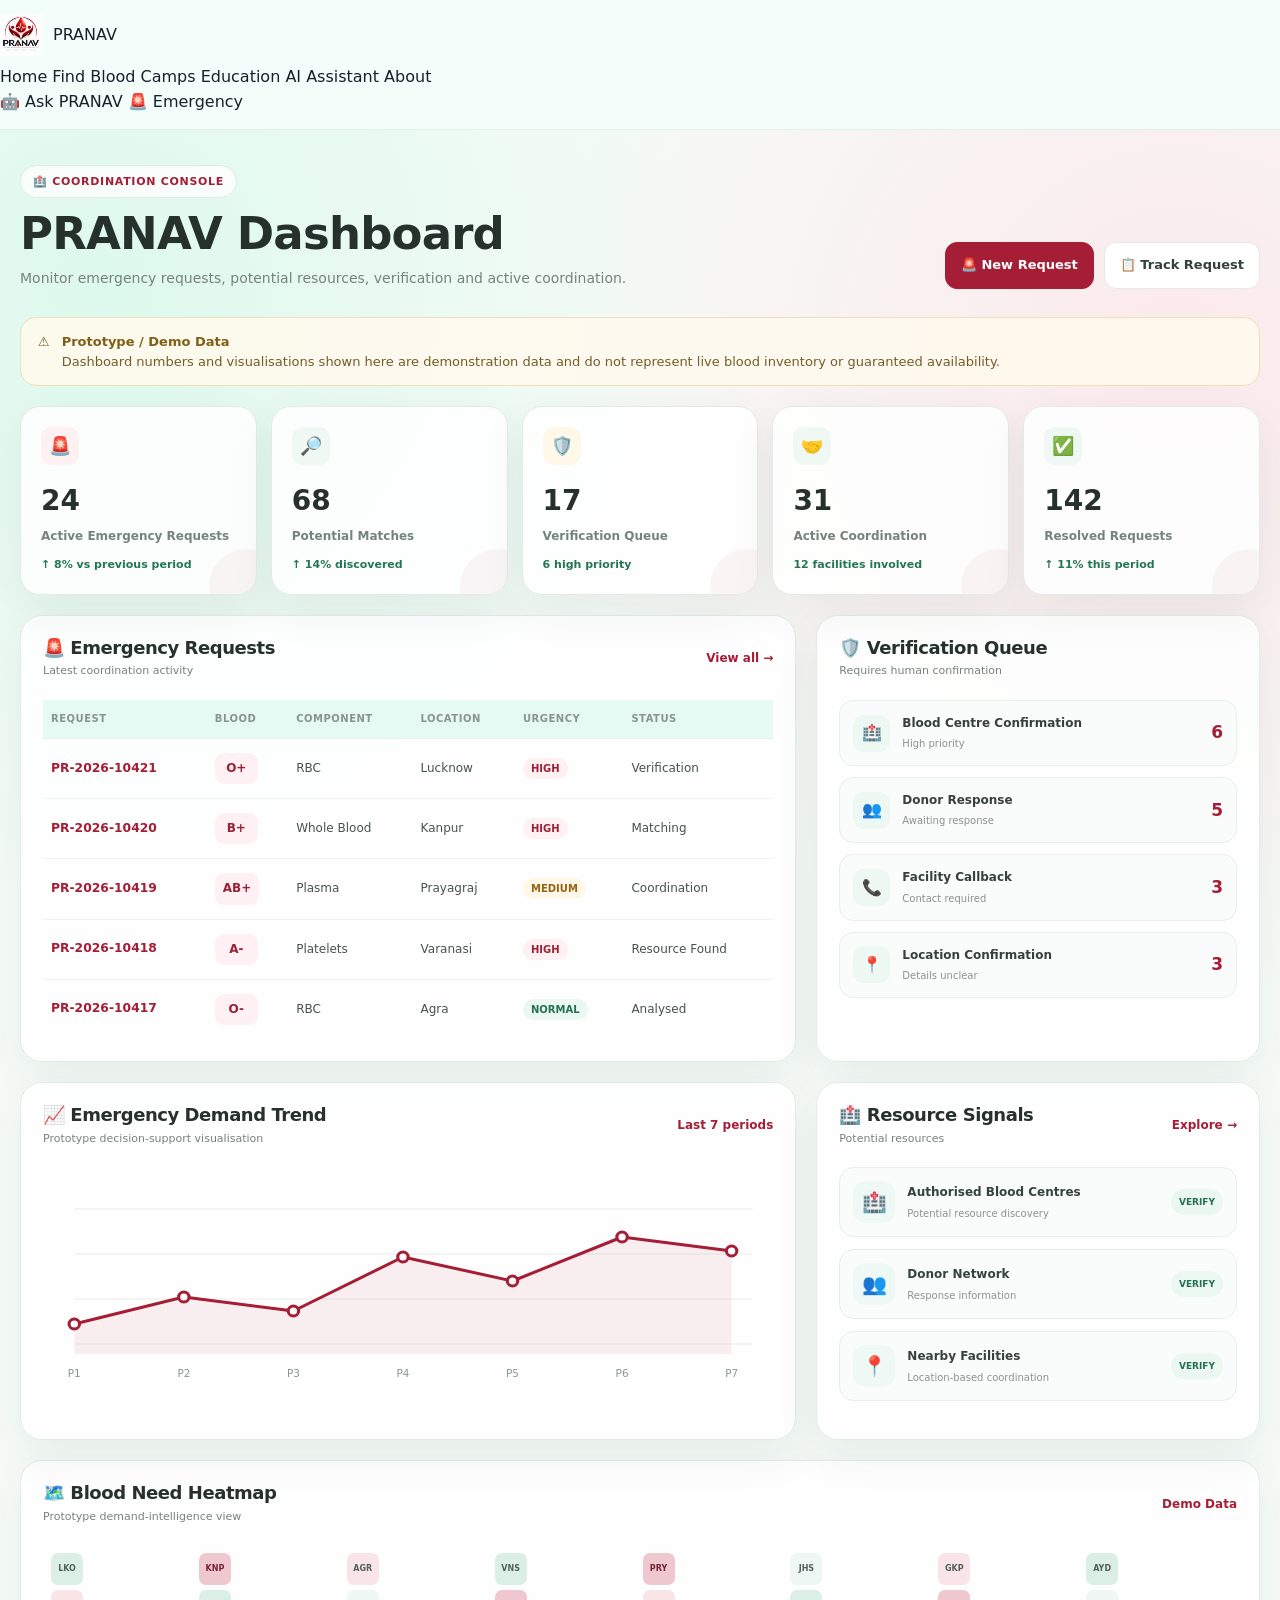
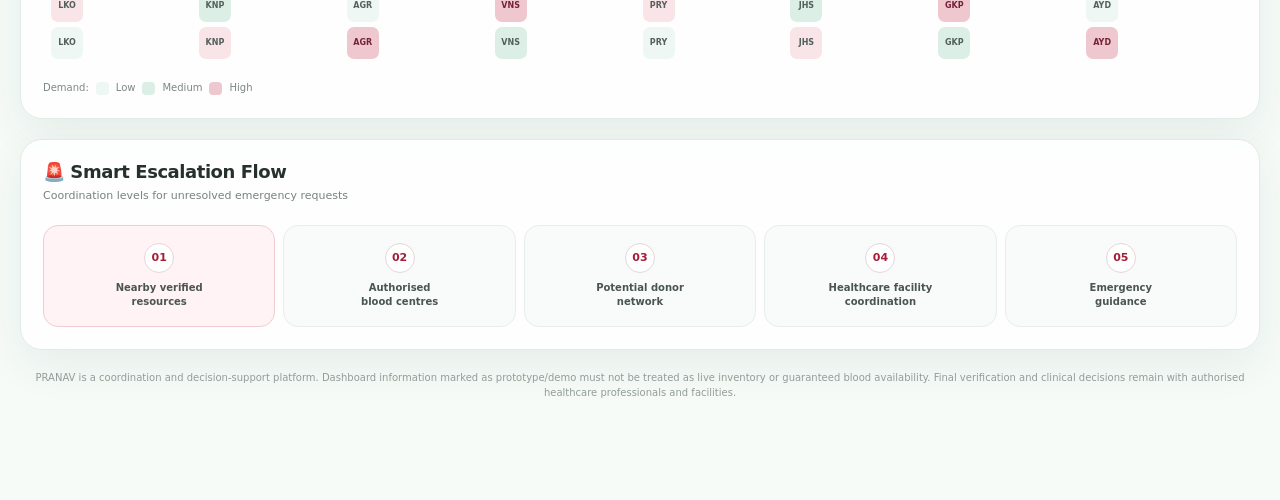
<file: dashboard.html>
<!DOCTYPE html>
<html lang="en">
<head>
  <meta charset="UTF-8">
  <meta name="viewport" content="width=device-width, initial-scale=1.0">

  <title>PRANAV | Coordination Dashboard</title>

  <meta
    name="description"
    content="PRANAV healthcare coordination and emergency blood resource dashboard."
  >

  <link rel="icon" href="pranav-logo.png">
  <link rel="manifest" href="manifest.json">

  <link rel="stylesheet" href="css/style.css">
  <link rel="stylesheet" href="css/responsive.css">
  <link rel="stylesheet" href="css/animations.css">
  <link rel="stylesheet" href="css/dashboard.css">

  <style>
    :root {
      --dash-bg: #f6fbf8;
      --dash-card: rgba(255,255,255,.88);
      --dash-border: #e2ebe7;
      --dash-text: #26312e;
      --dash-muted: #77827f;
      --dash-red: #a51e36;
      --dash-green: #237653;
      --dash-yellow: #a26b16;
      --dash-shadow: 0 15px 45px rgba(28,57,46,.07);
    }

    body {
      background: var(--dash-bg);
    }

    .dashboard-page {
      min-height: 100vh;
      padding: 35px 20px 100px;
      background:
        radial-gradient(
          circle at 8% 8%,
          rgba(211,248,232,.7),
          transparent 28%
        ),
        radial-gradient(
          circle at 92% 12%,
          rgba(255,222,228,.62),
          transparent 30%
        ),
        #f6fbf8;
    }

    .dashboard-container {
      width: min(1380px, 100%);
      margin: auto;
    }

    /* TOP */

    .dashboard-top {
      display: flex;
      align-items: flex-end;
      justify-content: space-between;
      gap: 20px;
      margin-bottom: 28px;
    }

    .dashboard-label {
      display: inline-flex;
      align-items: center;
      gap: 7px;
      padding: 7px 12px;
      border-radius: 30px;
      background: rgba(255,255,255,.8);
      border: 1px solid #e1ebe6;
      color: var(--dash-red);
      font-size: 11px;
      font-weight: 900;
      letter-spacing: .7px;
      text-transform: uppercase;
      margin-bottom: 10px;
    }

    .dashboard-top h1 {
      margin: 0;
      font-size: clamp(28px, 4vw, 45px);
      letter-spacing: -.8px;
      color: var(--dash-text);
    }

    .dashboard-top p {
      margin: 8px 0 0;
      color: var(--dash-muted);
      line-height: 1.5;
      font-size: 14px;
    }

    .dashboard-actions {
      display: flex;
      gap: 10px;
      flex-wrap: wrap;
    }

    .dash-action {
      display: inline-flex;
      align-items: center;
      justify-content: center;
      gap: 7px;
      padding: 12px 15px;
      border-radius: 12px;
      text-decoration: none;
      font-size: 13px;
      font-weight: 800;
      border: 1px solid var(--dash-border);
      background: white;
      color: #34403c;
      cursor: pointer;
    }

    .dash-action.primary {
      background: var(--dash-red);
      border-color: var(--dash-red);
      color: white;
    }

    /* DEMO NOTICE */

    .demo-notice {
      display: flex;
      align-items: flex-start;
      gap: 12px;
      padding: 14px 17px;
      margin-bottom: 20px;
      border-radius: 16px;
      background: rgba(255,250,238,.9);
      border: 1px solid #f0dfb8;
      color: #755b2b;
      font-size: 13px;
      line-height: 1.5;
    }

    .demo-notice strong {
      color: #805f18;
    }

    /* KPI */

    .kpi-grid {
      display: grid;
      grid-template-columns: repeat(5, 1fr);
      gap: 14px;
      margin-bottom: 20px;
    }

    .kpi-card {
      position: relative;
      overflow: hidden;
      padding: 20px;
      border-radius: 20px;
      background: var(--dash-card);
      border: 1px solid var(--dash-border);
      box-shadow: var(--dash-shadow);
    }

    .kpi-card::after {
      content: "";
      position: absolute;
      width: 75px;
      height: 75px;
      right: -28px;
      bottom: -30px;
      border-radius: 50%;
      background: rgba(165,30,54,.06);
    }

    .kpi-icon {
      width: 38px;
      height: 38px;
      display: grid;
      place-items: center;
      border-radius: 11px;
      background: #f0f8f4;
      margin-bottom: 14px;
      font-size: 18px;
    }

    .kpi-card.alert .kpi-icon {
      background: #fff0f2;
    }

    .kpi-card.warning .kpi-icon {
      background: #fff8e9;
    }

    .kpi-number {
      font-size: 28px;
      font-weight: 900;
      color: var(--dash-text);
    }

    .kpi-title {
      margin-top: 3px;
      color: var(--dash-muted);
      font-size: 12px;
      font-weight: 700;
    }

    .kpi-change {
      margin-top: 10px;
      color: var(--dash-green);
      font-size: 11px;
      font-weight: 800;
    }

    /* MAIN GRID */

    .dashboard-grid {
      display: grid;
      grid-template-columns: 1.4fr .8fr;
      gap: 20px;
      margin-bottom: 20px;
    }

    .dashboard-card {
      padding: 22px;
      border-radius: 22px;
      background: var(--dash-card);
      border: 1px solid var(--dash-border);
      box-shadow: var(--dash-shadow);
    }

    .card-heading {
      display: flex;
      align-items: center;
      justify-content: space-between;
      gap: 15px;
      margin-bottom: 20px;
    }

    .card-heading h2 {
      margin: 0;
      font-size: 18px;
      color: var(--dash-text);
    }

    .card-heading p {
      margin: 4px 0 0;
      color: var(--dash-muted);
      font-size: 11px;
    }

    .view-link {
      color: var(--dash-red);
      text-decoration: none;
      font-size: 12px;
      font-weight: 800;
      white-space: nowrap;
    }

    /* REQUEST TABLE */

    .request-table {
      width: 100%;
      border-collapse: collapse;
    }

    .request-table th {
      padding: 11px 8px;
      text-align: left;
      color: #89938f;
      font-size: 10px;
      text-transform: uppercase;
      letter-spacing: .5px;
      border-bottom: 1px solid #e9efec;
    }

    .request-table td {
      padding: 14px 8px;
      color: #47534f;
      font-size: 12px;
      border-bottom: 1px solid #edf2ef;
    }

    .request-table tr:last-child td {
      border-bottom: none;
    }

    .request-id {
      color: var(--dash-red);
      font-weight: 900;
    }

    .blood-type {
      display: inline-flex;
      align-items: center;
      justify-content: center;
      min-width: 43px;
      padding: 6px 8px;
      border-radius: 9px;
      background: #fff1f3;
      color: #9b2137;
      font-weight: 900;
    }

    .urgency {
      font-size: 10px;
      font-weight: 900;
      padding: 5px 8px;
      border-radius: 30px;
    }

    .urgency.high {
      color: #9b2137;
      background: #fff0f2;
    }

    .urgency.medium {
      color: #946314;
      background: #fff7e7;
    }

    .urgency.normal {
      color: #24704f;
      background: #eaf8f1;
    }

    /* QUEUE */

    .queue-list {
      display: grid;
      gap: 11px;
    }

    .queue-item {
      display: flex;
      align-items: center;
      gap: 12px;
      padding: 13px;
      border-radius: 14px;
      background: #f9fcfb;
      border: 1px solid #e8efec;
    }

    .queue-icon {
      width: 37px;
      height: 37px;
      flex-shrink: 0;
      display: grid;
      place-items: center;
      border-radius: 11px;
      background: #edf8f3;
    }

    .queue-item strong {
      display: block;
      color: #36413e;
      font-size: 12px;
    }

    .queue-item span {
      display: block;
      margin-top: 3px;
      color: #89928f;
      font-size: 10px;
    }

    .queue-count {
      margin-left: auto;
      color: var(--dash-red);
      font-size: 17px;
      font-weight: 900;
    }

    /* CHART */

    .chart-box {
      height: 250px;
      position: relative;
      padding-top: 12px;
    }

    .chart-svg {
      width: 100%;
      height: 210px;
      overflow: visible;
    }

    .chart-grid-line {
      stroke: #e7eeeb;
      stroke-width: 1;
    }

    .chart-area {
      fill: rgba(165,30,54,.07);
    }

    .chart-line {
      fill: none;
      stroke: #a51e36;
      stroke-width: 3;
      stroke-linecap: round;
      stroke-linejoin: round;
    }

    .chart-dot {
      fill: white;
      stroke: #a51e36;
      stroke-width: 3;
    }

    .chart-label {
      fill: #8a9692;
      font-size: 10px;
    }

    /* RESOURCE */

    .resource-list {
      display: grid;
      gap: 12px;
    }

    .resource-item {
      display: grid;
      grid-template-columns: 42px 1fr auto;
      gap: 12px;
      align-items: center;
      padding: 13px;
      border-radius: 15px;
      background: #f9fcfb;
      border: 1px solid #e7eeeb;
    }

    .resource-icon {
      width: 42px;
      height: 42px;
      display: grid;
      place-items: center;
      border-radius: 13px;
      background: #eef8f4;
      font-size: 20px;
    }

    .resource-item strong {
      display: block;
      color: #37423f;
      font-size: 12px;
    }

    .resource-item span {
      display: block;
      margin-top: 4px;
      color: #89938f;
      font-size: 10px;
    }

    .resource-status {
      padding: 6px 8px;
      border-radius: 30px;
      color: #24704f;
      background: #eaf8f1;
      font-size: 9px;
      font-weight: 900;
      white-space: nowrap;
    }

    /* HEATMAP */

    .heatmap {
      display: grid;
      grid-template-columns: repeat(8, 1fr);
      gap: 5px;
    }

    .heat-cell {
      height: 32px;
      display: grid;
      place-items: center;
      border-radius: 7px;
      font-size: 8px;
      color: #53605b;
      background: #eef7f3;
      cursor: default;
    }

    .heat-cell.level-2 {
      background: #dcefe7;
    }

    .heat-cell.level-3 {
      background: #f9e4e7;
    }

    .heat-cell.level-4 {
      background: #efc8cf;
      color: #762238;
      font-weight: 800;
    }

    .heat-legend {
      display: flex;
      align-items: center;
      gap: 7px;
      margin-top: 13px;
      color: #7c8784;
      font-size: 10px;
    }

    .legend-box {
      width: 13px;
      height: 13px;
      border-radius: 4px;
      background: #eef7f3;
    }

    .legend-box.medium {
      background: #dcefe7;
    }

    .legend-box.high {
      background: #efc8cf;
    }

    /* ESCALATION */

    .escalation {
      display: grid;
      grid-template-columns: repeat(5, 1fr);
      gap: 8px;
    }

    .escalation-step {
      position: relative;
      padding: 17px 12px;
      text-align: center;
      border-radius: 15px;
      background: #f8fbfa;
      border: 1px solid #e6eeea;
    }

    .escalation-step.active {
      background: #fff3f5;
      border-color: #efcdd2;
    }

    .escalation-step .level {
      width: 30px;
      height: 30px;
      margin: 0 auto 8px;
      display: grid;
      place-items: center;
      border-radius: 50%;
      background: white;
      color: var(--dash-red);
      border: 1px solid #e6d5d8;
      font-size: 11px;
      font-weight: 900;
    }

    .escalation-step strong {
      display: block;
      color: #4a5551;
      font-size: 10px;
      line-height: 1.4;
    }

    /* FOOTER */

    .dashboard-footer-note {
      text-align: center;
      margin-top: 20px;
      color: #929c99;
      font-size: 10px;
      line-height: 1.5;
    }

    /* RESPONSIVE */

    @media (max-width: 1150px) {

      .kpi-grid {
        grid-template-columns: repeat(3, 1fr);
      }

      .dashboard-grid {
        grid-template-columns: 1fr;
      }
    }

    @media (max-width: 800px) {

      .dashboard-page {
        padding: 25px 14px 105px;
      }

      .dashboard-top {
        align-items: flex-start;
        flex-direction: column;
      }

      .kpi-grid {
        grid-template-columns: repeat(2, 1fr);
      }

      .request-table {
        min-width: 680px;
      }

      .table-wrapper {
        overflow-x: auto;
        border-radius: 12px;
      }

      .escalation {
        grid-template-columns: 1fr;
      }

      .escalation-step {
        display: flex;
        align-items: center;
        gap: 12px;
        text-align: left;
      }

      .escalation-step .level {
        margin: 0;
        flex-shrink: 0;
      }
    }

    @media (max-width: 480px) {

      .kpi-grid {
        grid-template-columns: 1fr 1fr;
        gap: 9px;
      }

      .kpi-card {
        padding: 15px;
      }

      .kpi-number {
        font-size: 23px;
      }

      .kpi-title {
        font-size: 10px;
      }

      .dashboard-card {
        padding: 17px;
      }

      .heatmap {
        grid-template-columns: repeat(4, 1fr);
      }

      .dashboard-actions {
        width: 100%;
      }

      .dash-action {
        flex: 1;
      }
    }
  </style>
</head>

<body>

  <!-- HEADER -->

  <header class="site-header">

    <div class="nav-container">

      <a href="index.html" class="brand">
        <img src="pranav-logo.png" alt="PRANAV Logo">
        <span>PRANAV</span>
      </a>

      <nav class="desktop-nav">

        <a href="index.html">Home</a>
        <a href="find-blood.html">Find Blood</a>
        <a href="camps.html">Camps</a>
        <a href="blood-education.html">Education</a>
        <a href="assistant.html">AI Assistant</a>
        <a href="about.html">About</a>

      </nav>

      <div class="header-actions">

        <a href="assistant.html" class="ai-btn">
          🤖 Ask PRANAV
        </a>

        <a href="emergency.html" class="emergency-btn">
          🚨 Emergency
        </a>

      </div>

    </div>

  </header>


  <main class="dashboard-page">

    <div class="dashboard-container">

      <!-- TOP -->

      <section class="dashboard-top">

        <div>

          <div class="dashboard-label">
            🏥 Coordination Console
          </div>

          <h1>
            PRANAV Dashboard
          </h1>

          <p>
            Monitor emergency requests, potential resources,
            verification and active coordination.
          </p>

        </div>

        <div class="dashboard-actions">

          <a
            href="emergency.html"
            class="dash-action primary"
          >
            🚨 New Request
          </a>

          <a
            href="tracking.html"
            class="dash-action"
          >
            📋 Track Request
          </a>

        </div>

      </section>


      <!-- DEMO NOTICE -->

      <div class="demo-notice">

        <span>⚠️</span>

        <div>
          <strong>Prototype / Demo Data</strong><br>

          Dashboard numbers and visualisations shown here are
          demonstration data and do not represent live blood inventory
          or guaranteed availability.
        </div>

      </div>


      <!-- KPI -->

      <section class="kpi-grid">

        <div class="kpi-card alert">

          <div class="kpi-icon">
            🚨
          </div>

          <div class="kpi-number" id="activeRequests">
            24
          </div>

          <div class="kpi-title">
            Active Emergency Requests
          </div>

          <div class="kpi-change">
            ↑ 8% vs previous period
          </div>

        </div>


        <div class="kpi-card">

          <div class="kpi-icon">
            🔎
          </div>

          <div class="kpi-number">
            68
          </div>

          <div class="kpi-title">
            Potential Matches
          </div>

          <div class="kpi-change">
            ↑ 14% discovered
          </div>

        </div>


        <div class="kpi-card warning">

          <div class="kpi-icon">
            🛡️
          </div>

          <div class="kpi-number">
            17
          </div>

          <div class="kpi-title">
            Verification Queue
          </div>

          <div class="kpi-change">
            6 high priority
          </div>

        </div>


        <div class="kpi-card">

          <div class="kpi-icon">
            🤝
          </div>

          <div class="kpi-number">
            31
          </div>

          <div class="kpi-title">
            Active Coordination
          </div>

          <div class="kpi-change">
            12 facilities involved
          </div>

        </div>


        <div class="kpi-card">

          <div class="kpi-icon">
            ✅
          </div>

          <div class="kpi-number">
            142
          </div>

          <div class="kpi-title">
            Resolved Requests
          </div>

          <div class="kpi-change">
            ↑ 11% this period
          </div>

        </div>

      </section>


      <!-- REQUESTS + QUEUE -->

      <section class="dashboard-grid">

        <div class="dashboard-card">

          <div class="card-heading">

            <div>

              <h2>
                🚨 Emergency Requests
              </h2>

              <p>
                Latest coordination activity
              </p>

            </div>

            <a
              href="tracking.html"
              class="view-link"
            >
              View all →
            </a>

          </div>


          <div class="table-wrapper">

            <table class="request-table">

              <thead>

                <tr>
                  <th>Request</th>
                  <th>Blood</th>
                  <th>Component</th>
                  <th>Location</th>
                  <th>Urgency</th>
                  <th>Status</th>
                </tr>

              </thead>

              <tbody>

                <tr>

                  <td>
                    <span class="request-id">
                      PR-2026-10421
                    </span>
                  </td>

                  <td>
                    <span class="blood-type">
                      O+
                    </span>
                  </td>

                  <td>
                    RBC
                  </td>

                  <td>
                    Lucknow
                  </td>

                  <td>
                    <span class="urgency high">
                      HIGH
                    </span>
                  </td>

                  <td>
                    Verification
                  </td>

                </tr>


                <tr>

                  <td>
                    <span class="request-id">
                      PR-2026-10420
                    </span>
                  </td>

                  <td>
                    <span class="blood-type">
                      B+
                    </span>
                  </td>

                  <td>
                    Whole Blood
                  </td>

                  <td>
                    Kanpur
                  </td>

                  <td>
                    <span class="urgency high">
                      HIGH
                    </span>
                  </td>

                  <td>
                    Matching
                  </td>

                </tr>


                <tr>

                  <td>
                    <span class="request-id">
                      PR-2026-10419
                    </span>
                  </td>

                  <td>
                    <span class="blood-type">
                      AB+
                    </span>
                  </td>

                  <td>
                    Plasma
                  </td>

                  <td>
                    Prayagraj
                  </td>

                  <td>
                    <span class="urgency medium">
                      MEDIUM
                    </span>
                  </td>

                  <td>
                    Coordination
                  </td>

                </tr>


                <tr>

                  <td>
                    <span class="request-id">
                      PR-2026-10418
                    </span>
                  </td>

                  <td>
                    <span class="blood-type">
                      A-
                    </span>
                  </td>

                  <td>
                    Platelets
                  </td>

                  <td>
                    Varanasi
                  </td>

                  <td>
                    <span class="urgency high">
                      HIGH
                    </span>
                  </td>

                  <td>
                    Resource Found
                  </td>

                </tr>


                <tr>

                  <td>
                    <span class="request-id">
                      PR-2026-10417
                    </span>
                  </td>

                  <td>
                    <span class="blood-type">
                      O-
                    </span>
                  </td>

                  <td>
                    RBC
                  </td>

                  <td>
                    Agra
                  </td>

                  <td>
                    <span class="urgency normal">
                      NORMAL
                    </span>
                  </td>

                  <td>
                    Analysed
                  </td>

                </tr>

              </tbody>

            </table>

          </div>

        </div>


        <!-- VERIFICATION -->

        <div class="dashboard-card">

          <div class="card-heading">

            <div>

              <h2>
                🛡️ Verification Queue
              </h2>

              <p>
                Requires human confirmation
              </p>

            </div>

          </div>


          <div class="queue-list">

            <div class="queue-item">

              <div class="queue-icon">
                🏥
              </div>

              <div>
                <strong>
                  Blood Centre Confirmation
                </strong>

                <span>
                  High priority
                </span>
              </div>

              <div class="queue-count">
                6
              </div>

            </div>


            <div class="queue-item">

              <div class="queue-icon">
                👥
              </div>

              <div>
                <strong>
                  Donor Response
                </strong>

                <span>
                  Awaiting response
                </span>
              </div>

              <div class="queue-count">
                5
              </div>

            </div>


            <div class="queue-item">

              <div class="queue-icon">
                📞
              </div>

              <div>
                <strong>
                  Facility Callback
                </strong>

                <span>
                  Contact required
                </span>
              </div>

              <div class="queue-count">
                3
              </div>

            </div>


            <div class="queue-item">

              <div class="queue-icon">
                📍
              </div>

              <div>
                <strong>
                  Location Confirmation
                </strong>

                <span>
                  Details unclear
                </span>
              </div>

              <div class="queue-count">
                3
              </div>

            </div>

          </div>

        </div>

      </section>


      <!-- TREND + RESOURCE -->

      <section class="dashboard-grid">

        <div class="dashboard-card">

          <div class="card-heading">

            <div>

              <h2>
                📈 Emergency Demand Trend
              </h2>

              <p>
                Prototype decision-support visualisation
              </p>

            </div>

            <span class="view-link">
              Last 7 periods
            </span>

          </div>


          <div class="chart-box">

            <svg
              class="chart-svg"
              viewBox="0 0 700 210"
              preserveAspectRatio="none"
            >

              <!-- GRID -->

              <line
                x1="30"
                y1="30"
                x2="680"
                y2="30"
                class="chart-grid-line"
              />

              <line
                x1="30"
                y1="75"
                x2="680"
                y2="75"
                class="chart-grid-line"
              />

              <line
                x1="30"
                y1="120"
                x2="680"
                y2="120"
                class="chart-grid-line"
              />

              <line
                x1="30"
                y1="165"
                x2="680"
                y2="165"
                class="chart-grid-line"
              />


              <!-- AREA -->

              <path
                d="
                  M30 145
                  L135 118
                  L240 132
                  L345 78
                  L450 102
                  L555 58
                  L660 72
                  L660 175
                  L30 175
                  Z
                "
                class="chart-area"
              />


              <!-- LINE -->

              <path
                d="
                  M30 145
                  L135 118
                  L240 132
                  L345 78
                  L450 102
                  L555 58
                  L660 72
                "
                class="chart-line"
              />


              <!-- DOTS -->

              <circle
                cx="30"
                cy="145"
                r="5"
                class="chart-dot"
              />

              <circle
                cx="135"
                cy="118"
                r="5"
                class="chart-dot"
              />

              <circle
                cx="240"
                cy="132"
                r="5"
                class="chart-dot"
              />

              <circle
                cx="345"
                cy="78"
                r="5"
                class="chart-dot"
              />

              <circle
                cx="450"
                cy="102"
                r="5"
                class="chart-dot"
              />

              <circle
                cx="555"
                cy="58"
                r="5"
                class="chart-dot"
              />

              <circle
                cx="660"
                cy="72"
                r="5"
                class="chart-dot"
              />


              <!-- LABELS -->

              <text
                x="30"
                y="198"
                class="chart-label"
                text-anchor="middle"
              >
                P1
              </text>

              <text
                x="135"
                y="198"
                class="chart-label"
                text-anchor="middle"
              >
                P2
              </text>

              <text
                x="240"
                y="198"
                class="chart-label"
                text-anchor="middle"
              >
                P3
              </text>

              <text
                x="345"
                y="198"
                class="chart-label"
                text-anchor="middle"
              >
                P4
              </text>

              <text
                x="450"
                y="198"
                class="chart-label"
                text-anchor="middle"
              >
                P5
              </text>

              <text
                x="555"
                y="198"
                class="chart-label"
                text-anchor="middle"
              >
                P6
              </text>

              <text
                x="660"
                y="198"
                class="chart-label"
                text-anchor="middle"
              >
                P7
              </text>

            </svg>

          </div>

        </div>


        <!-- RESOURCES -->

        <div class="dashboard-card">

          <div class="card-heading">

            <div>

              <h2>
                🏥 Resource Signals
              </h2>

              <p>
                Potential resources
              </p>

            </div>

            <a
              href="find-blood.html"
              class="view-link"
            >
              Explore →
            </a>

          </div>


          <div class="resource-list">

            <div class="resource-item">

              <div class="resource-icon">
                🏥
              </div>

              <div>

                <strong>
                  Authorised Blood Centres
                </strong>

                <span>
                  Potential resource discovery
                </span>

              </div>

              <div class="resource-status">
                VERIFY
              </div>

            </div>


            <div class="resource-item">

              <div class="resource-icon">
                👥
              </div>

              <div>

                <strong>
                  Donor Network
                </strong>

                <span>
                  Response information
                </span>

              </div>

              <div class="resource-status">
                VERIFY
              </div>

            </div>


            <div class="resource-item">

              <div class="resource-icon">
                📍
              </div>

              <div>

                <strong>
                  Nearby Facilities
                </strong>

                <span>
                  Location-based coordination
                </span>

              </div>

              <div class="resource-status">
                VERIFY
              </div>

            </div>

          </div>

        </div>

      </section>


      <!-- HEATMAP -->

      <section class="dashboard-card" style="margin-bottom:20px;">

        <div class="card-heading">

          <div>

            <h2>
              🗺️ Blood Need Heatmap
            </h2>

            <p>
              Prototype demand-intelligence view
            </p>

          </div>

          <span class="view-link">
            Demo Data
          </span>

        </div>


        <div class="heatmap">

          <div class="heat-cell level-2">LKO</div>
          <div class="heat-cell level-4">KNP</div>
          <div class="heat-cell level-3">AGR</div>
          <div class="heat-cell level-2">VNS</div>
          <div class="heat-cell level-4">PRY</div>
          <div class="heat-cell">JHS</div>
          <div class="heat-cell level-3">GKP</div>
          <div class="heat-cell level-2">AYD</div>

          <div class="heat-cell level-3">LKO</div>
          <div class="heat-cell level-2">KNP</div>
          <div class="heat-cell">AGR</div>
          <div class="heat-cell level-4">VNS</div>
          <div class="heat-cell level-3">PRY</div>
          <div class="heat-cell level-2">JHS</div>
          <div class="heat-cell level-4">GKP</div>
          <div class="heat-cell">AYD</div>

          <div class="heat-cell">LKO</div>
          <div class="heat-cell level-3">KNP</div>
          <div class="heat-cell level-4">AGR</div>
          <div class="heat-cell level-2">VNS</div>
          <div class="heat-cell">PRY</div>
          <div class="heat-cell level-3">JHS</div>
          <div class="heat-cell level-2">GKP</div>
          <div class="heat-cell level-4">AYD</div>

        </div>


        <div class="heat-legend">

          <span>Demand:</span>

          <span class="legend-box"></span>
          Low

          <span class="legend-box medium"></span>
          Medium

          <span class="legend-box high"></span>
          High

        </div>

      </section>


      <!-- ESCALATION -->

      <section class="dashboard-card">

        <div class="card-heading">

          <div>

            <h2>
              🚨 Smart Escalation Flow
            </h2>

            <p>
              Coordination levels for unresolved emergency requests
            </p>

          </div>

        </div>


        <div class="escalation">

          <div class="escalation-step active">

            <div class="level">
              01
            </div>

            <strong>
              Nearby verified<br>
              resources
            </strong>

          </div>


          <div class="escalation-step">

            <div class="level">
              02
            </div>

            <strong>
              Authorised<br>
              blood centres
            </strong>

          </div>


          <div class="escalation-step">

            <div class="level">
              03
            </div>

            <strong>
              Potential donor<br>
              network
            </strong>

          </div>


          <div class="escalation-step">

            <div class="level">
              04
            </div>

            <strong>
              Healthcare facility<br>
              coordination
            </strong>

          </div>


          <div class="escalation-step">

            <div class="level">
              05
            </div>

            <strong>
              Emergency<br>
              guidance
            </strong>

          </div>

        </div>

      </section>


      <p class="dashboard-footer-note">
        PRANAV is a coordination and decision-support platform.
        Dashboard information marked as prototype/demo must not be treated
        as live inventory or guaranteed blood availability.
        Final verification and clinical decisions remain with authorised
        healthcare professionals and facilities.
      </p>

    </div>

  </main>


  <!-- MOBILE NAV -->

  <nav class="mobile-bottom-nav">

    <a href="index.html">
      <span>⌂</span>
      <small>Home</small>
    </a>

    <a href="find-blood.html">
      <span>🔎</span>
      <small>Find</small>
    </a>

    <a href="emergency.html">
      <span>🚨</span>
      <small>Emergency</small>
    </a>

    <a href="assistant.html">
      <span>🤖</span>
      <small>Assistant</small>
    </a>

    <a href="about.html">
      <span>ℹ️</span>
      <small>About</small>
    </a>

  </nav>


  <!-- SCRIPTS -->

  <script src="js/app.js"></script>
  <script src="js/dashboard.js"></script>
  <script src="js/animations.js"></script>
  <script src="js/accessibility.js"></script>
  <script src="js/loader.js"></script>

  <script>
    if ("serviceWorker" in navigator) {
      window.addEventListener("load", () => {
        navigator.serviceWorker
          .register("./sw.js")
          .catch(() => {});
      });
    }
  </script>

</body>
</html>
</file>
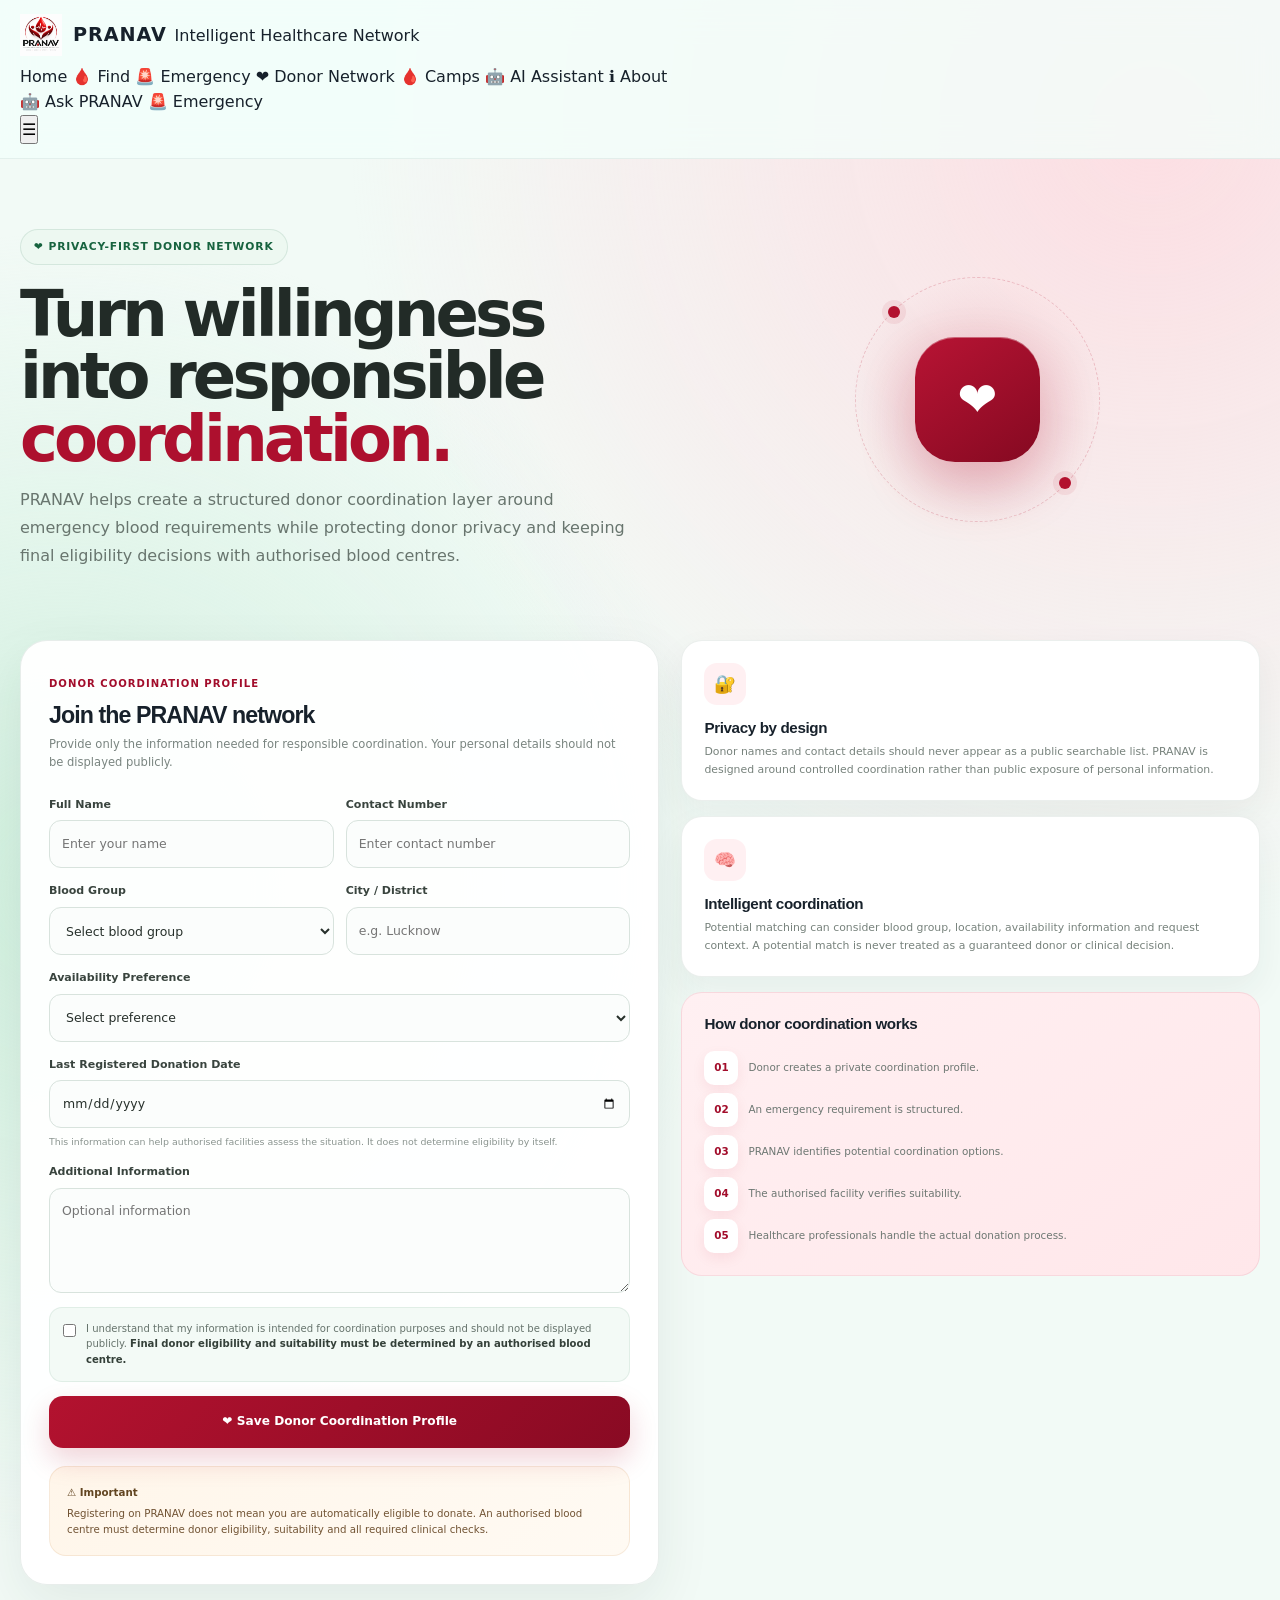
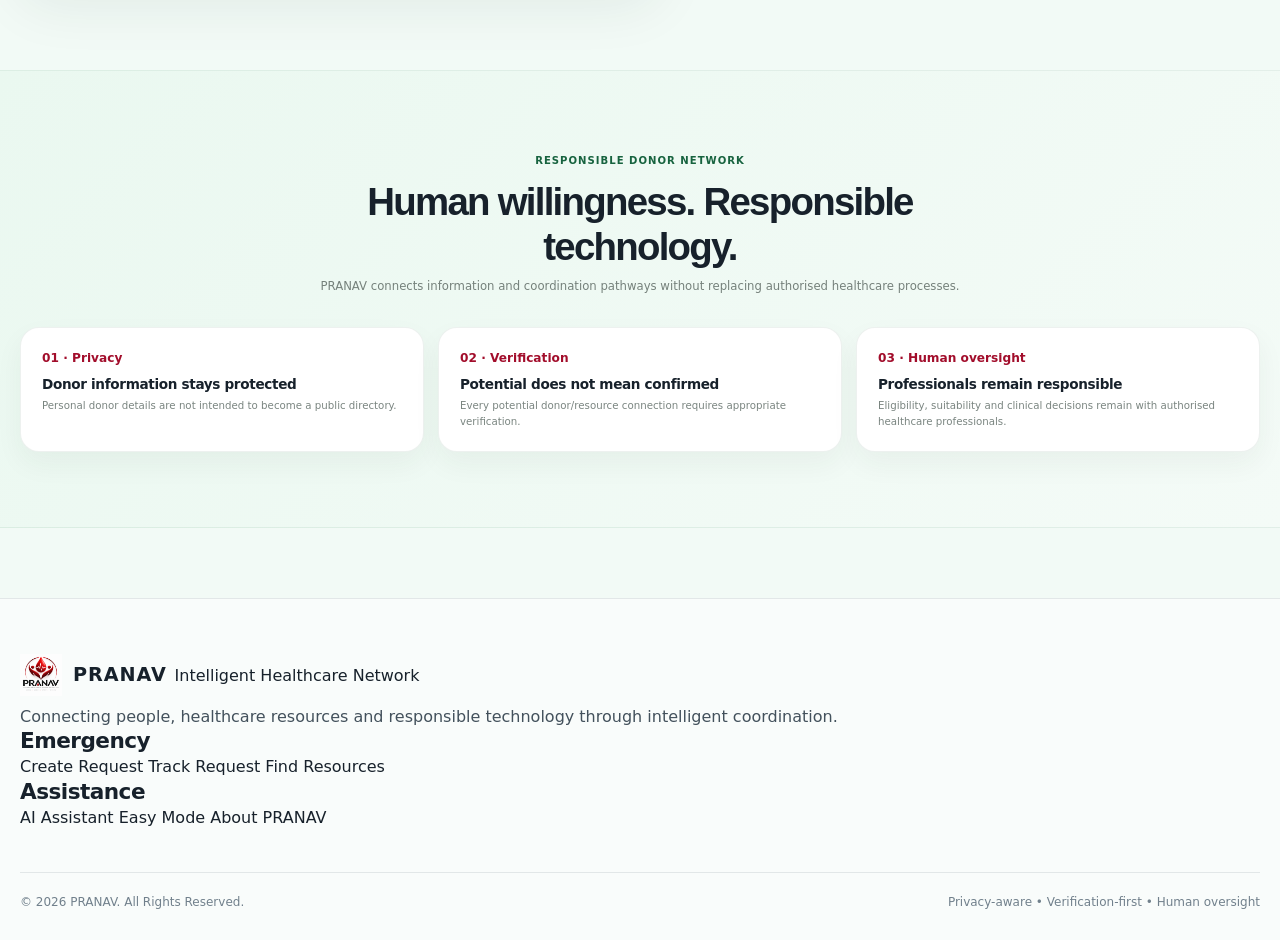
<file: donor.html>
<!DOCTYPE html>
<html lang="en">
<head>
  <meta charset="UTF-8">

  <meta
    name="viewport"
    content="width=device-width, initial-scale=1.0, viewport-fit=cover"
  >

  <meta name="theme-color" content="#a80d2b">

  <meta
    name="description"
    content="PRANAV privacy-first donor coordination network for responsible blood emergency coordination."
  >

  <meta
    property="og:title"
    content="Donor Network | PRANAV"
  >

  <meta
    property="og:description"
    content="Join the PRANAV donor coordination network and help authorised healthcare facilities coordinate blood requirements."
  >

  <meta
    property="og:type"
    content="website"
  >

  <title>Donor Network | PRANAV</title>

  <link
    rel="icon"
    type="image/png"
    href="pranav-logo.png"
  >

  <link
    rel="manifest"
    href="manifest.json"
  >

  <link
    rel="stylesheet"
    href="css/style.css"
  >

  <link
    rel="stylesheet"
    href="css/responsive.css"
  >

  <link
    rel="stylesheet"
    href="css/animations.css"
  >

  <style>

    /* =====================================================
       PRANAV DONOR NETWORK
    ===================================================== */

    .donor-page {

      min-height: 100vh;

      background:
        radial-gradient(
          circle at 90% 5%,
          rgba(255,215,222,.8),
          transparent 30%
        ),

        radial-gradient(
          circle at 5% 35%,
          rgba(202,238,218,.82),
          transparent 32%
        ),

        #f2faf6;
    }


    /* =====================================================
       HERO
    ===================================================== */

    .donor-hero {

      padding: 70px 0 45px;
    }


    .donor-hero-grid {

      display: grid;

      grid-template-columns:
        1.05fr
        .95fr;

      gap: 50px;

      align-items: center;
    }


    .donor-eyebrow {

      display: inline-flex;

      align-items: center;

      gap: 7px;

      padding: 8px 13px;

      border-radius: 999px;

      background: #edf8f1;

      border:
        1px solid
        rgba(35,107,72,.12);

      color: #17633f;

      font-size: .67rem;

      font-weight: 900;

      text-transform: uppercase;

      letter-spacing: .08em;
    }


    .donor-hero h1 {

      margin: 18px 0 15px;

      max-width: 760px;

      font-family:
        Manrope,
        Inter,
        system-ui,
        sans-serif;

      font-size:
        clamp(
          2.6rem,
          5vw,
          4.7rem
        );

      line-height: .98;

      letter-spacing: -.06em;

      color: #222b27;
    }


    .donor-hero h1 span {

      color: #ad102e;
    }


    .donor-hero p {

      max-width: 680px;

      margin: 0;

      color: #68756e;

      font-size: 1rem;

      line-height: 1.75;
    }


    /* =====================================================
       HERO VISUAL
    ===================================================== */

    .donor-visual {

      position: relative;

      min-height: 310px;

      display: grid;

      place-items: center;
    }


    .donor-glow {

      position: absolute;

      width: 250px;
      height: 250px;

      border-radius: 50%;

      background:
        radial-gradient(
          circle,
          rgba(179,18,47,.16),
          rgba(179,18,47,.02) 60%,
          transparent 72%
        );

      animation:
        donorPulse 3.5s ease-in-out infinite;
    }


    .donor-orbit {

      position: absolute;

      width: 245px;
      height: 245px;

      border:
        1px dashed
        rgba(179,18,47,.2);

      border-radius: 50%;

      animation:
        donorOrbit 15s linear infinite;
    }


    .donor-orbit::before,
    .donor-orbit::after {

      content: "";

      position: absolute;

      width: 12px;
      height: 12px;

      border-radius: 50%;

      background: #b3122f;

      box-shadow:
        0 0 0 6px
        rgba(179,18,47,.08);
    }


    .donor-orbit::before {

      top: 28px;
      left: 32px;
    }


    .donor-orbit::after {

      right: 28px;
      bottom: 32px;
    }


    .donor-center {

      position: relative;

      z-index: 2;

      width: 125px;
      height: 125px;

      display: grid;

      place-items: center;

      border-radius: 40px;

      background:
        linear-gradient(
          145deg,
          #b81434,
          #850921
        );

      color: white;

      font-size: 3rem;

      box-shadow:
        0 25px 55px
        rgba(179,18,47,.24),

        inset 0 1px 0
        rgba(255,255,255,.35);
    }


    @keyframes donorPulse {

      0%,
      100% {
        transform: scale(.92);
        opacity: .65;
      }

      50% {
        transform: scale(1.06);
        opacity: 1;
      }

    }


    @keyframes donorOrbit {

      from {
        transform: rotate(0deg);
      }

      to {
        transform: rotate(360deg);
      }

    }


    /* =====================================================
       MAIN CONTENT
    ===================================================== */

    .donor-section {

      padding: 25px 0 85px;
    }


    .donor-grid {

      display: grid;

      grid-template-columns:
        1.05fr
        .95fr;

      gap: 22px;

      align-items: start;
    }


    /* =====================================================
       FORM CARD
    ===================================================== */

    .donor-form-card {

      padding: 28px;

      border-radius: 27px;

      background:
        rgba(255,255,255,.95);

      border:
        1px solid
        rgba(35,80,60,.1);

      box-shadow:
        0 20px 55px
        rgba(30,55,43,.08);
    }


    .donor-form-header {

      margin-bottom: 24px;
    }


    .donor-form-header span {

      color: #a20d2b;

      font-size: .63rem;

      font-weight: 900;

      text-transform: uppercase;

      letter-spacing: .1em;
    }


    .donor-form-header h2 {

      margin: 8px 0 6px;

      font-family:
        Manrope,
        Inter,
        sans-serif;

      font-size: 1.45rem;

      letter-spacing: -.04em;
    }


    .donor-form-header p {

      margin: 0;

      color: #7a8580;

      font-size: .72rem;

      line-height: 1.6;
    }


    /* =====================================================
       FORM
    ===================================================== */

    .donor-form {

      display: grid;

      gap: 14px;
    }


    .form-row {

      display: grid;

      grid-template-columns:
        1fr
        1fr;

      gap: 12px;
    }


    .form-field {

      display: flex;

      flex-direction: column;

      gap: 7px;
    }


    .form-field label {

      color: #39443e;

      font-size: .69rem;

      font-weight: 900;
    }


    .form-field input,
    .form-field select,
    .form-field textarea {

      width: 100%;

      box-sizing: border-box;

      border:
        1px solid
        #d8e3dd;

      border-radius: 12px;

      background: #fbfdfc;

      color: #27302b;

      outline: none;

      font-family:
        Inter,
        system-ui,
        sans-serif;

      font-size: .78rem;

      transition: .2s ease;
    }


    .form-field input,
    .form-field select {

      min-height: 48px;

      padding: 0 12px;
    }


    .form-field textarea {

      min-height: 105px;

      padding: 12px;

      resize: vertical;
    }


    .form-field input:focus,
    .form-field select:focus,
    .form-field textarea:focus {

      border-color: #b3122f;

      background: white;

      box-shadow:
        0 0 0 4px
        rgba(179,18,47,.07);
    }


    .field-hint {

      color: #8a948f;

      font-size: .59rem;

      line-height: 1.45;
    }


    /* =====================================================
       PRIVACY CHECK
    ===================================================== */

    .privacy-check {

      display: flex;

      align-items: flex-start;

      gap: 10px;

      padding: 13px;

      border-radius: 13px;

      background: #f3faf6;

      border:
        1px solid
        rgba(35,107,72,.09);
    }


    .privacy-check input {

      margin-top: 3px;

      accent-color: #b3122f;
    }


    .privacy-check label {

      color: #66736c;

      font-size: .63rem;

      line-height: 1.55;
    }


    .privacy-check strong {

      color: #344039;
    }


    /* =====================================================
       SUBMIT
    ===================================================== */

    .donor-submit {

      width: 100%;

      min-height: 52px;

      border: 0;

      border-radius: 14px;

      background:
        linear-gradient(
          135deg,
          #b3122f,
          #890a23
        );

      color: white;

      font-size: .76rem;

      font-weight: 900;

      cursor: pointer;

      box-shadow:
        0 12px 28px
        rgba(179,18,47,.18);

      transition:
        transform .2s ease,
        box-shadow .2s ease;
    }


    .donor-submit:hover {

      transform: translateY(-2px);

      box-shadow:
        0 17px 35px
        rgba(179,18,47,.23);
    }


    /* =====================================================
       SUCCESS MESSAGE
    ===================================================== */

    .donor-success {

      display: none;

      margin-top: 15px;

      padding: 16px;

      border-radius: 15px;

      background:
        linear-gradient(
          135deg,
          #edf9f1,
          #f5fcf7
        );

      border:
        1px solid
        rgba(35,107,72,.13);

      color: #276247;

      font-size: .68rem;

      line-height: 1.6;
    }


    .donor-success.show {

      display: block;

      animation:
        donorSuccess .4s ease both;
    }


    .donor-success strong {

      display: block;

      margin-bottom: 4px;

      color: #185b39;
    }


    @keyframes donorSuccess {

      from {

        opacity: 0;

        transform:
          translateY(8px);

      }

      to {

        opacity: 1;

        transform:
          translateY(0);

      }

    }


    /* =====================================================
       RIGHT SIDE CARDS
    ===================================================== */

    .donor-side {

      display: grid;

      gap: 15px;
    }


    .donor-info-card {

      padding: 22px;

      border-radius: 21px;

      background: white;

      border:
        1px solid
        rgba(35,80,60,.09);

      box-shadow:
        0 14px 35px
        rgba(30,55,43,.06);
    }


    .donor-info-icon {

      width: 42px;
      height: 42px;

      display: grid;

      place-items: center;

      margin-bottom: 14px;

      border-radius: 13px;

      background: #fff0f2;

      font-size: 1.1rem;
    }


    .donor-info-card h3 {

      margin: 0 0 7px;

      font-family:
        Manrope,
        Inter,
        sans-serif;

      font-size: .95rem;

      letter-spacing: -.025em;
    }


    .donor-info-card p {

      margin: 0;

      color: #77827c;

      font-size: .68rem;

      line-height: 1.6;
    }


    /* =====================================================
       NETWORK FLOW
    ===================================================== */

    .donor-flow-card {

      padding: 22px;

      border-radius: 21px;

      background:
        linear-gradient(
          145deg,
          #fff0f2,
          #ffe7ea
        );

      border:
        1px solid
        rgba(179,18,47,.09);
    }


    .donor-flow-card h3 {

      margin: 0 0 18px;

      font-family:
        Manrope,
        Inter,
        sans-serif;

      font-size: .95rem;
    }


    .donor-flow {

      display: grid;

      gap: 8px;
    }


    .donor-flow-step {

      display: grid;

      grid-template-columns:
        34px
        1fr;

      gap: 10px;

      align-items: center;
    }


    .donor-flow-number {

      width: 34px;
      height: 34px;

      display: grid;

      place-items: center;

      border-radius: 10px;

      background: white;

      color: #a20d2b;

      font-size: .65rem;

      font-weight: 900;

      box-shadow:
        0 5px 14px
        rgba(179,18,47,.07);
    }


    .donor-flow-step span {

      color: #6d7772;

      font-size: .65rem;

      line-height: 1.4;
    }


    /* =====================================================
       RESPONSIBILITY
    ===================================================== */

    .donor-responsibility {

      margin-top: 18px;

      padding: 17px;

      border-radius: 17px;

      background:
        linear-gradient(
          135deg,
          #fff6ea,
          #fffaf3
        );

      border:
        1px solid
        rgba(188,119,44,.12);

      color: #715333;

      font-size: .64rem;

      line-height: 1.6;
    }


    .donor-responsibility strong {

      display: block;

      margin-bottom: 5px;

      color: #624521;
    }


    /* =====================================================
       LOWER SECTION
    ===================================================== */

    .donor-principles {

      padding: 75px 0;

      background:
        linear-gradient(
          135deg,
          #eaf8f0,
          #f4fbf7
        );

      border-top:
        1px solid
        rgba(35,107,72,.08);

      border-bottom:
        1px solid
        rgba(35,107,72,.08);
    }


    .principles-heading {

      max-width: 700px;

      margin:
        0 auto 32px;

      text-align: center;
    }


    .principles-heading span {

      color: #17633f;

      font-size: .63rem;

      font-weight: 900;

      text-transform: uppercase;

      letter-spacing: .1em;
    }


    .principles-heading h2 {

      margin: 9px 0 8px;

      font-family:
        Manrope,
        Inter,
        sans-serif;

      font-size:
        clamp(
          1.8rem,
          3vw,
          2.5rem
        );

      letter-spacing: -.045em;
    }


    .principles-heading p {

      margin: 0;

      color: #75817b;

      font-size: .73rem;

      line-height: 1.6;
    }


    .principles-grid {

      display: grid;

      grid-template-columns:
        repeat(3, 1fr);

      gap: 14px;
    }


    .principle-card {

      padding: 21px;

      border-radius: 19px;

      background: white;

      border:
        1px solid
        rgba(35,80,60,.08);

      box-shadow:
        0 12px 28px
        rgba(30,55,43,.05);
    }


    .principle-card b {

      display: block;

      margin-bottom: 8px;

      color: #a20d2b;

      font-size: .76rem;
    }


    .principle-card h3 {

      margin: 0 0 6px;

      font-size: .85rem;
    }


    .principle-card p {

      margin: 0;

      color: #7a8580;

      font-size: .64rem;

      line-height: 1.55;
    }


    /* =====================================================
       MOBILE
    ===================================================== */

    @media (max-width: 950px) {

      .donor-hero-grid {

        grid-template-columns: 1fr;
      }


      .donor-visual {

        min-height: 235px;
      }


      .donor-grid {

        grid-template-columns: 1fr;
      }


      .principles-grid {

        grid-template-columns:
          repeat(2, 1fr);
      }

    }


    @media (max-width: 620px) {

      .donor-hero {

        padding-top: 42px;
      }


      .donor-hero h1 {

        font-size: 2.65rem;
      }


      .donor-hero p {

        font-size: .87rem;
      }


      .donor-visual {

        transform: scale(.82);

        margin:
          -20px 0
          -10px;
      }


      .donor-form-card {

        padding: 19px;

        border-radius: 21px;
      }


      .form-row {

        grid-template-columns: 1fr;
      }


      .principles-grid {

        grid-template-columns: 1fr;
      }

    }

  </style>
</head>


<body>

  <div class="donor-page">


    <!-- =================================================
         HEADER
    ================================================= -->

    <header class="site-header">

      <div class="container header-inner">


        <a
          href="index.html"
          class="brand"
          aria-label="PRANAV Home"
        >

          <img
            src="pranav-logo.png"
            alt="PRANAV logo"
            width="48"
            height="48"
          >

          <span class="brand-copy">

            <span class="brand-name">
              PRANAV
            </span>

            <span class="brand-subtitle">
              Intelligent Healthcare Network
            </span>

          </span>

        </a>


        <nav
          class="main-nav"
          aria-label="Main navigation"
        >

          <a href="index.html">
            Home
          </a>

          <a href="find-blood.html">
            🩸 Find
          </a>

          <a href="emergency.html">
            🚨 Emergency
          </a>

          <a
            href="donor.html"
            class="active"
          >
            ❤️ Donor Network
          </a>

          <a href="camps.html">
            🩸 Camps
          </a>

          <a href="assistant.html">
            🤖 AI Assistant
          </a>

          <a href="about.html">
            ℹ️ About
          </a>

        </nav>


        <div class="header-actions">

          <a
            href="assistant.html"
            class="header-btn ai-btn"
          >
            🤖 Ask PRANAV
          </a>

          <a
            href="emergency.html"
            class="header-btn emergency-btn"
          >
            🚨 Emergency
          </a>

        </div>


        <button
          class="mobile-menu-btn"
          type="button"
          aria-label="Open navigation"
        >
          ☰
        </button>

      </div>

    </header>


    <!-- =================================================
         MAIN
    ================================================= -->

    <main>


      <!-- =================================================
           HERO
      ================================================= -->

      <section class="donor-hero">

        <div class="container donor-hero-grid">


          <div>

            <span class="donor-eyebrow">
              ❤️ Privacy-first donor network
            </span>


            <h1>
              Turn willingness
              into responsible
              <span>coordination.</span>
            </h1>


            <p>
              PRANAV helps create a structured donor coordination
              layer around emergency blood requirements while
              protecting donor privacy and keeping final eligibility
              decisions with authorised blood centres.
            </p>

          </div>


          <div
            class="donor-visual"
            aria-hidden="true"
          >

            <div class="donor-glow"></div>

            <div class="donor-orbit"></div>

            <div class="donor-center">
              ❤️
            </div>

          </div>


        </div>

      </section>


      <!-- =================================================
           DONOR SECTION
      ================================================= -->

      <section class="donor-section">

        <div class="container donor-grid">


          <!-- =================================================
               FORM
          ================================================= -->

          <div class="donor-form-card">


            <div class="donor-form-header">

              <span>
                Donor coordination profile
              </span>

              <h2>
                Join the PRANAV network
              </h2>

              <p>
                Provide only the information needed for
                responsible coordination. Your personal details
                should not be displayed publicly.
              </p>

            </div>


            <form
              id="donorForm"
              class="donor-form"
            >


              <!-- Name + Phone -->

              <div class="form-row">


                <div class="form-field">

                  <label for="donorName">
                    Full Name
                  </label>

                  <input
                    id="donorName"
                    name="fullName"
                    type="text"
                    autocomplete="name"
                    placeholder="Enter your name"
                    required
                  >

                </div>


                <div class="form-field">

                  <label for="donorPhone">
                    Contact Number
                  </label>

                  <input
                    id="donorPhone"
                    name="phone"
                    type="tel"
                    inputmode="tel"
                    autocomplete="tel"
                    placeholder="Enter contact number"
                    required
                  >

                </div>


              </div>


              <!-- Blood group + District -->

              <div class="form-row">


                <div class="form-field">

                  <label for="donorBloodGroup">
                    Blood Group
                  </label>

                  <select
                    id="donorBloodGroup"
                    name="bloodGroup"
                    required
                  >

                    <option value="">
                      Select blood group
                    </option>

                    <option value="A+">
                      A+
                    </option>

                    <option value="A-">
                      A-
                    </option>

                    <option value="B+">
                      B+
                    </option>

                    <option value="B-">
                      B-
                    </option>

                    <option value="AB+">
                      AB+
                    </option>

                    <option value="AB-">
                      AB-
                    </option>

                    <option value="O+">
                      O+
                    </option>

                    <option value="O-">
                      O-
                    </option>

                  </select>

                </div>


                <div class="form-field">

                  <label for="donorDistrict">
                    City / District
                  </label>

                  <input
                    id="donorDistrict"
                    name="district"
                    type="text"
                    autocomplete="address-level2"
                    placeholder="e.g. Lucknow"
                    required
                  >

                </div>


              </div>


              <!-- Availability -->

              <div class="form-field">

                <label for="donorAvailability">
                  Availability Preference
                </label>

                <select
                  id="donorAvailability"
                  name="availability"
                  required
                >

                  <option value="">
                    Select preference
                  </option>

                  <option value="Emergency only">
                    Emergency coordination only
                  </option>

                  <option value="Flexible">
                    Flexible
                  </option>

                  <option value="Scheduled">
                    Scheduled coordination
                  </option>

                </select>

              </div>


              <!-- Last donation -->

              <div class="form-field">

                <label for="lastDonation">
                  Last Registered Donation Date
                </label>

                <input
                  id="lastDonation"
                  name="lastDonation"
                  type="date"
                >

                <span class="field-hint">
                  This information can help authorised facilities
                  assess the situation. It does not determine
                  eligibility by itself.
                </span>

              </div>


              <!-- Additional information -->

              <div class="form-field">

                <label for="donorNotes">
                  Additional Information
                </label>

                <textarea
                  id="donorNotes"
                  name="notes"
                  placeholder="Optional information"
                ></textarea>

              </div>


              <!-- Privacy -->

              <div class="privacy-check">

                <input
                  id="privacyConsent"
                  type="checkbox"
                  required
                >

                <label for="privacyConsent">

                  I understand that my information is intended
                  for coordination purposes and should not be
                  displayed publicly.

                  <strong>
                    Final donor eligibility and suitability
                    must be determined by an authorised blood centre.
                  </strong>

                </label>

              </div>


              <!-- Submit -->

              <button
                type="submit"
                class="donor-submit"
              >
                ❤️ Save Donor Coordination Profile
              </button>


            </form>


            <!-- SUCCESS -->

            <div
              id="donorSuccess"
              class="donor-success"
              role="status"
              aria-live="polite"
            >

              <strong>
                ✓ Coordination profile saved
              </strong>

              Your donor information has been stored locally
              for this prototype. It is not publicly displayed.

            </div>


            <!-- RESPONSIBILITY -->

            <div class="donor-responsibility">

              <strong>
                ⚠️ Important
              </strong>

              Registering on PRANAV does not mean you are
              automatically eligible to donate. An authorised
              blood centre must determine donor eligibility,
              suitability and all required clinical checks.

            </div>


          </div>


          <!-- =================================================
               SIDE INFORMATION
          ================================================= -->

          <aside class="donor-side">


            <div class="donor-info-card">

              <div class="donor-info-icon">
                🔐
              </div>

              <h3>
                Privacy by design
              </h3>

              <p>
                Donor names and contact details should never
                appear as a public searchable list. PRANAV is
                designed around controlled coordination rather
                than public exposure of personal information.
              </p>

            </div>


            <div class="donor-info-card">

              <div class="donor-info-icon">
                🧠
              </div>

              <h3>
                Intelligent coordination
              </h3>

              <p>
                Potential matching can consider blood group,
                location, availability information and request
                context. A potential match is never treated as
                a guaranteed donor or clinical decision.
              </p>

            </div>


            <div class="donor-flow-card">

              <h3>
                How donor coordination works
              </h3>


              <div class="donor-flow">


                <div class="donor-flow-step">

                  <div class="donor-flow-number">
                    01
                  </div>

                  <span>
                    Donor creates a private coordination profile.
                  </span>

                </div>


                <div class="donor-flow-step">

                  <div class="donor-flow-number">
                    02
                  </div>

                  <span>
                    An emergency requirement is structured.
                  </span>

                </div>


                <div class="donor-flow-step">

                  <div class="donor-flow-number">
                    03
                  </div>

                  <span>
                    PRANAV identifies potential coordination options.
                  </span>

                </div>


                <div class="donor-flow-step">

                  <div class="donor-flow-number">
                    04
                  </div>

                  <span>
                    The authorised facility verifies suitability.
                  </span>

                </div>


                <div class="donor-flow-step">

                  <div class="donor-flow-number">
                    05
                  </div>

                  <span>
                    Healthcare professionals handle the actual
                    donation process.
                  </span>

                </div>


              </div>

            </div>


          </aside>

        </div>

      </section>


      <!-- =================================================
           PRINCIPLES
      ================================================= -->

      <section class="donor-principles">

        <div class="container">


          <div class="principles-heading">

            <span>
              Responsible donor network
            </span>

            <h2>
              Human willingness.
              Responsible technology.
            </h2>

            <p>
              PRANAV connects information and coordination
              pathways without replacing authorised healthcare
              processes.
            </p>

          </div>


          <div class="principles-grid">


            <article class="principle-card">

              <b>
                01 · Privacy
              </b>

              <h3>
                Donor information stays protected
              </h3>

              <p>
                Personal donor details are not intended to
                become a public directory.
              </p>

            </article>


            <article class="principle-card">

              <b>
                02 · Verification
              </b>

              <h3>
                Potential does not mean confirmed
              </h3>

              <p>
                Every potential donor/resource connection
                requires appropriate verification.
              </p>

            </article>


            <article class="principle-card">

              <b>
                03 · Human oversight
              </b>

              <h3>
                Professionals remain responsible
              </h3>

              <p>
                Eligibility, suitability and clinical decisions
                remain with authorised healthcare professionals.
              </p>

            </article>


          </div>

        </div>

      </section>


    </main>


    <!-- =================================================
         FOOTER
    ================================================= -->

    <footer class="site-footer">

      <div class="container footer-inner">


        <div class="footer-brand">

          <a
            href="index.html"
            class="brand"
          >

            <img
              src="pranav-logo.png"
              alt="PRANAV logo"
              width="48"
              height="48"
            >

            <span class="brand-copy">

              <span class="brand-name">
                PRANAV
              </span>

              <span class="brand-subtitle">
                Intelligent Healthcare Network
              </span>

            </span>

          </a>


          <p>
            Connecting people, healthcare resources and
            responsible technology through intelligent
            coordination.
          </p>

        </div>


        <div class="footer-column">

          <h3>
            Emergency
          </h3>

          <a href="emergency.html">
            Create Request
          </a>

          <a href="blood-request.html">
            Track Request
          </a>

          <a href="find-blood.html">
            Find Resources
          </a>

        </div>


        <div class="footer-column">

          <h3>
            Assistance
          </h3>

          <a href="assistant.html">
            AI Assistant
          </a>

          <a href="easy-mode.html">
            Easy Mode
          </a>

          <a href="about.html">
            About PRANAV
          </a>

        </div>


      </div>


      <div class="container footer-bottom">

        <span>
          © 2026 PRANAV. All Rights Reserved.
        </span>

        <span>
          Privacy-aware • Verification-first • Human oversight
        </span>

      </div>

    </footer>


    <!-- =================================================
         MOBILE BOTTOM NAV
    ================================================= -->

    <nav
      class="mobile-bottom-nav"
      aria-label="Mobile navigation"
    >

      <a href="index.html">

        <span>
          ⌂
        </span>

        Home

      </a>


      <a href="find-blood.html">

        <span>
          🔎
        </span>

        Find

      </a>


      <a
        href="emergency.html"
        class="emergency"
      >

        <span>
          🚨
        </span>

        Emergency

      </a>


      <a href="assistant.html">

        <span>
          🤖
        </span>

        Assistant

      </a>


      <a href="about.html">

        <span>
          ℹ️
        </span>

        About

      </a>

    </nav>

  </div>


  <!-- =================================================
       DONOR JAVASCRIPT
  ================================================= -->

  <script>

    (function () {

      "use strict";


      const form =
        document.getElementById(
          "donorForm"
        );


      const success =
        document.getElementById(
          "donorSuccess"
        );


      if (!form) {
        return;
      }


      form.addEventListener(
        "submit",
        function (event) {

          event.preventDefault();


          const donor = {

            fullName:
              document
                .getElementById("donorName")
                .value
                .trim(),

            phone:
              document
                .getElementById("donorPhone")
                .value
                .trim(),

            bloodGroup:
              document
                .getElementById("donorBloodGroup")
                .value,

            district:
              document
                .getElementById("donorDistrict")
                .value
                .trim(),

            availability:
              document
                .getElementById("donorAvailability")
                .value,

            lastDonation:
              document
                .getElementById("lastDonation")
                .value,

            notes:
              document
                .getElementById("donorNotes")
                .value
                .trim(),

            createdAt:
              new Date().toISOString(),

            /*
              Prototype-only local status.
            */

            status:
              "Coordination Profile Created"

          };


          /*
            Store only for this prototype.

            No public donor directory is created.
          */

          try {

            localStorage.setItem(
              "pranavDonor",
              JSON.stringify(donor)
            );

          } catch (error) {

            /*
              The interface should still work
              if localStorage is unavailable.
            */

          }


          success.classList.add(
            "show"
          );


          success.scrollIntoView({
            behavior: "smooth",
            block: "nearest"
          });

        }
      );


      /*
        Load previously saved prototype
        profile into the form.

        This does NOT publish it publicly.
      */

      try {

        const saved =
          localStorage.getItem(
            "pranavDonor"
          );


        if (saved) {

          const donor =
            JSON.parse(saved);


          if (donor.fullName) {

            document
              .getElementById("donorName")
              .value =
              donor.fullName;

          }


          if (donor.phone) {

            document
              .getElementById("donorPhone")
              .value =
              donor.phone;

          }


          if (donor.bloodGroup) {

            document
              .getElementById("donorBloodGroup")
              .value =
              donor.bloodGroup;

          }


          if (donor.district) {

            document
              .getElementById("donorDistrict")
              .value =
              donor.district;

          }


          if (donor.availability) {

            document
              .getElementById("donorAvailability")
              .value =
              donor.availability;

          }


          if (donor.lastDonation) {

            document
              .getElementById("lastDonation")
              .value =
              donor.lastDonation;

          }


          if (donor.notes) {

            document
              .getElementById("donorNotes")
              .value =
              donor.notes;

          }

        }

      } catch (error) {

        /*
          Ignore malformed prototype storage.
        */

      }

    })();

  </script>


  <!-- =================================================
       APPLICATION SCRIPTS
  ================================================= -->

  <script
    src="js/app.js"
    defer
  ></script>

  <script
    src="js/donor.js"
    defer
  ></script>

  <script
    src="js/animations.js"
    defer
  ></script>

  <script
    src="js/accessibility.js"
    defer
  ></script>

  <script
    src="js/loader.js"
    defer
  ></script>


  <!-- =================================================
       SERVICE WORKER
  ================================================= -->

  <script>

    if (
      "serviceWorker" in navigator
    ) {

      window.addEventListener(
        "load",
        function () {

          navigator.serviceWorker
            .register("./sw.js")
            .catch(function () {
              /* Non-blocking failure */
            });

        }
      );

    }

  </script>

</body>
</html>
</file>
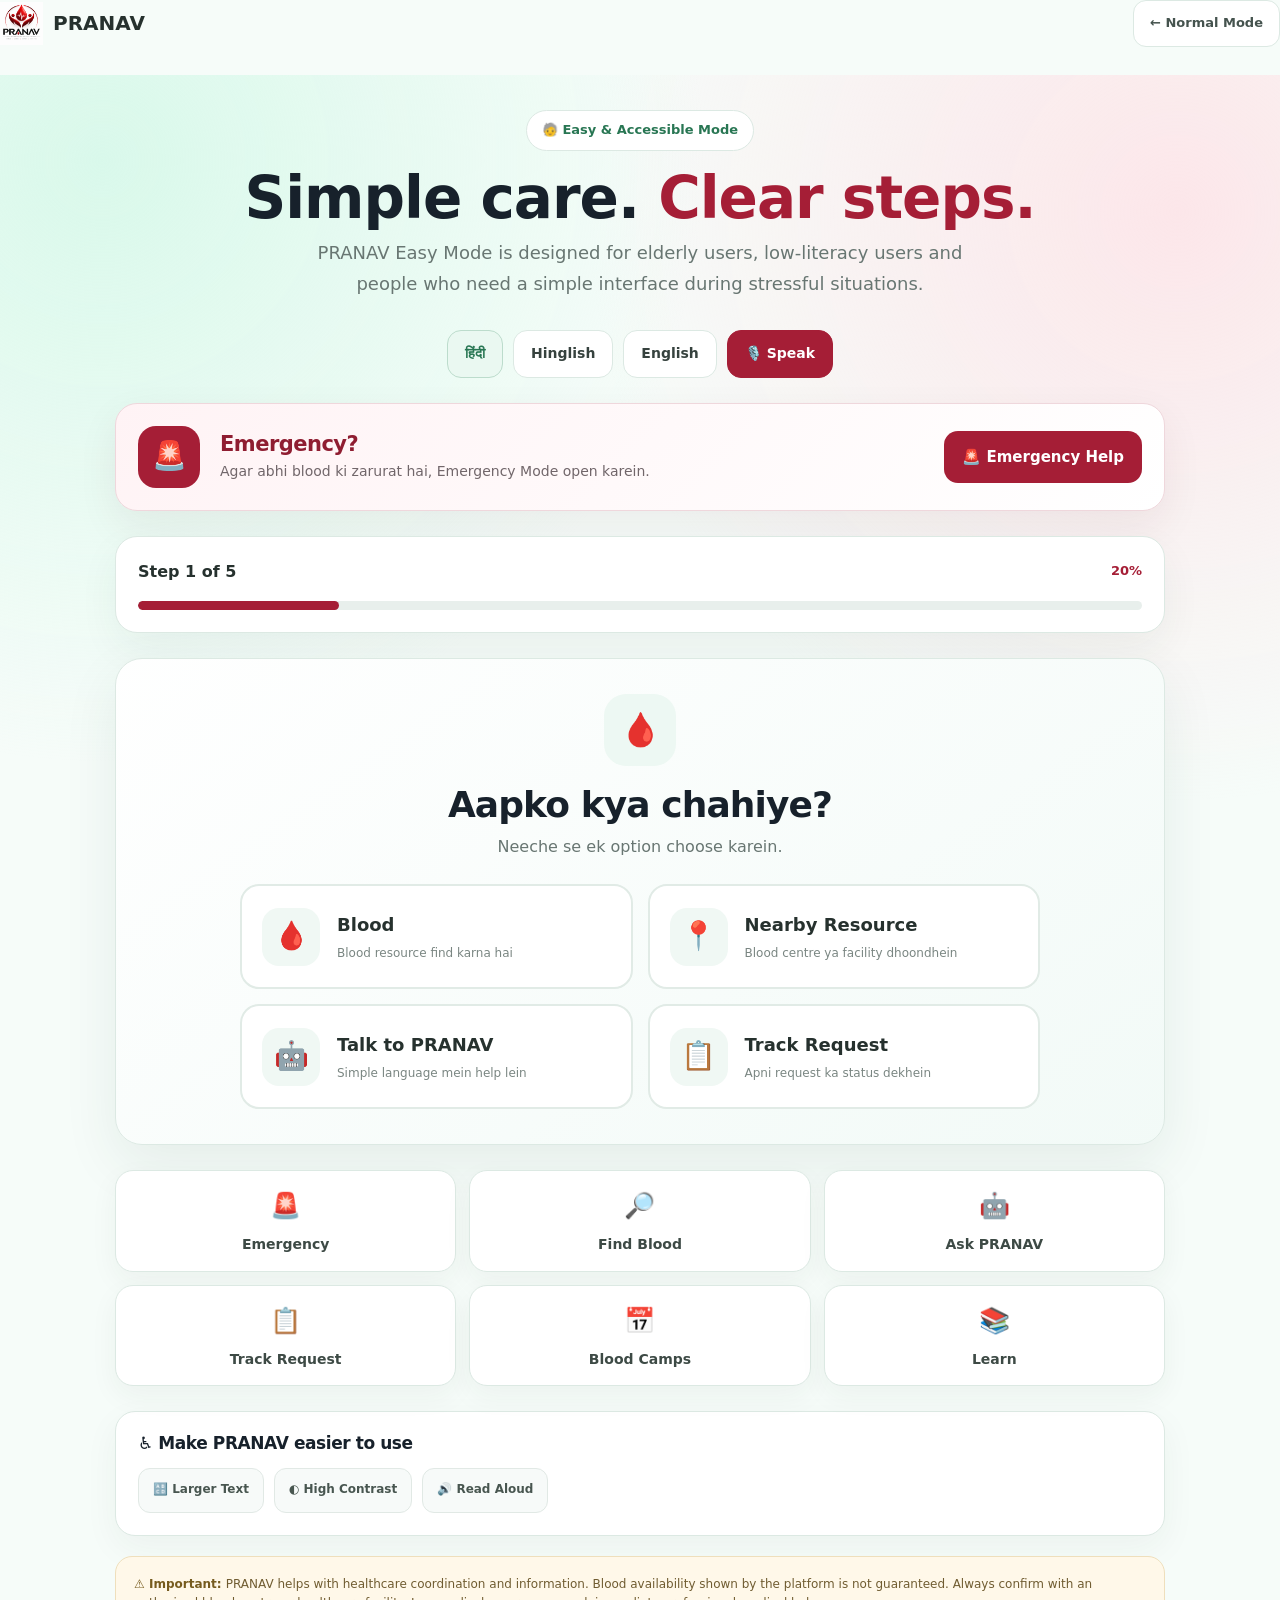
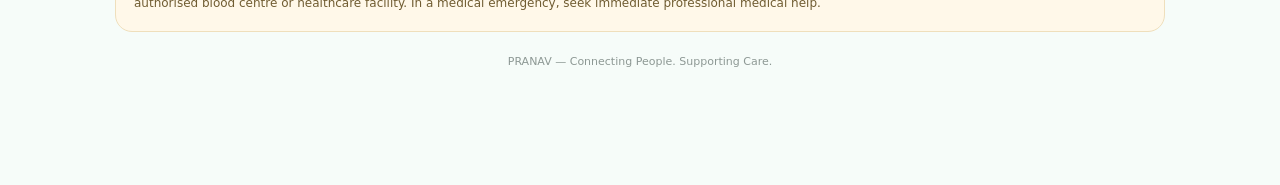
<file: easy-mode.html>
<!DOCTYPE html>
<html lang="en">
<head>
  <meta charset="UTF-8">
  <meta name="viewport" content="width=device-width, initial-scale=1.0">

  <title>PRANAV | Easy Mode</title>

  <meta
    name="description"
    content="PRANAV Easy Mode for simple and accessible healthcare coordination."
  >

  <link rel="icon" href="pranav-logo.png">
  <link rel="manifest" href="manifest.json">

  <link rel="stylesheet" href="css/style.css">
  <link rel="stylesheet" href="css/responsive.css">
  <link rel="stylesheet" href="css/animations.css">

  <style>
    :root {
      --easy-red: #a51e36;
      --easy-green: #287653;
      --easy-dark: #26312e;
      --easy-muted: #687672;
      --easy-bg: #f6fcf9;
      --easy-card: #ffffff;
      --easy-border: #dce9e3;
    }

    * {
      box-sizing: border-box;
    }

    body {
      margin: 0;
      background: var(--easy-bg);
      color: var(--easy-dark);
    }

    .easy-page {
      min-height: 100vh;
      padding: 35px 18px 115px;

      background:
        radial-gradient(
          circle at 8% 5%,
          rgba(210, 248, 231, .8),
          transparent 30%
        ),
        radial-gradient(
          circle at 92% 8%,
          rgba(255, 221, 227, .7),
          transparent 30%
        ),
        #f6fcf9;
    }

    .easy-container {
      width: min(1050px, 100%);
      margin: auto;
    }

    /* TOP BAR */

    .easy-top {
      display: flex;
      align-items: center;
      justify-content: space-between;
      gap: 15px;

      margin-bottom: 28px;
    }

    .easy-brand {
      display: flex;
      align-items: center;
      gap: 10px;

      text-decoration: none;
      color: var(--easy-dark);

      font-size: 20px;
      font-weight: 900;
    }

    .easy-brand img {
      width: 43px;
      height: 43px;
      object-fit: contain;
    }

    .normal-mode {
      display: inline-flex;
      align-items: center;
      justify-content: center;

      padding: 12px 16px;

      border-radius: 13px;

      background: white;
      border: 1px solid var(--easy-border);

      color: #45534e;
      text-decoration: none;

      font-size: 13px;
      font-weight: 800;
    }

    /* HERO */

    .easy-hero {
      text-align: center;
      margin-bottom: 30px;
    }

    .easy-badge {
      display: inline-flex;
      align-items: center;
      gap: 8px;

      padding: 9px 15px;

      border-radius: 50px;

      background: white;
      border: 1px solid var(--easy-border);

      color: var(--easy-green);

      font-size: 13px;
      font-weight: 900;
    }

    .easy-hero h1 {
      margin: 17px 0 10px;

      font-size: clamp(35px, 6vw, 58px);
      line-height: 1.05;
      letter-spacing: -1px;
    }

    .easy-hero h1 span {
      color: var(--easy-red);
    }

    .easy-hero p {
      max-width: 700px;

      margin: auto;

      color: var(--easy-muted);

      font-size: 18px;
      line-height: 1.7;
    }

    /* LANGUAGE + VOICE */

    .access-bar {
      display: flex;
      justify-content: center;
      flex-wrap: wrap;
      gap: 10px;

      margin-bottom: 25px;
    }

    .language-button,
    .voice-button {
      min-height: 48px;

      padding: 10px 17px;

      border-radius: 14px;

      border: 1px solid var(--easy-border);

      background: white;

      color: #36423e;

      font-size: 14px;
      font-weight: 900;

      cursor: pointer;
    }

    .language-button.active {
      background: #eaf8f1;
      border-color: #bcdccc;
      color: var(--easy-green);
    }

    .voice-button {
      background: #a51e36;
      border-color: #a51e36;
      color: white;
    }

    .voice-button.listening {
      animation: voicePulse 1.4s infinite;
    }

    @keyframes voicePulse {
      0%, 100% {
        box-shadow: 0 0 0 0 rgba(165,30,54,.18);
      }

      50% {
        box-shadow: 0 0 0 10px rgba(165,30,54,.07);
      }
    }

    /* EMERGENCY */

    .emergency-card {
      display: grid;
      grid-template-columns: auto 1fr auto;
      align-items: center;
      gap: 20px;

      padding: 22px;

      margin-bottom: 25px;

      border-radius: 22px;

      background:
        linear-gradient(
          135deg,
          #fff3f5,
          #ffffff
        );

      border: 1px solid #efd7dc;

      box-shadow: 0 15px 40px rgba(90,35,45,.07);
    }

    .emergency-icon {
      width: 62px;
      height: 62px;

      display: grid;
      place-items: center;

      border-radius: 18px;

      background: #a51e36;
      color: white;

      font-size: 28px;
    }

    .emergency-card h2 {
      margin: 0 0 5px;

      color: #8f1d31;
      font-size: 21px;
    }

    .emergency-card p {
      margin: 0;

      color: #71666a;

      font-size: 14px;
      line-height: 1.5;
    }

    .emergency-button {
      display: inline-flex;
      align-items: center;
      justify-content: center;

      min-height: 52px;

      padding: 12px 18px;

      border-radius: 14px;

      background: #a51e36;
      color: white;

      text-decoration: none;

      font-size: 15px;
      font-weight: 900;

      white-space: nowrap;
    }

    /* STEP PROGRESS */

    .progress-card {
      padding: 22px;

      margin-bottom: 25px;

      border-radius: 22px;

      background: white;

      border: 1px solid var(--easy-border);

      box-shadow: 0 15px 40px rgba(30,60,48,.06);
    }

    .progress-heading {
      display: flex;
      justify-content: space-between;
      align-items: center;

      margin-bottom: 17px;
    }

    .progress-heading strong {
      font-size: 16px;
    }

    .step-counter {
      color: var(--easy-red);

      font-size: 13px;
      font-weight: 900;
    }

    .progress-track {
      height: 9px;

      overflow: hidden;

      border-radius: 20px;

      background: #e8efec;
    }

    .progress-fill {
      width: 20%;
      height: 100%;

      border-radius: inherit;

      background: #a51e36;

      transition: width .4s ease;
    }

    /* QUESTION */

    .question-card {
      padding: 35px 25px;

      margin-bottom: 25px;

      text-align: center;

      border-radius: 27px;

      background:
        linear-gradient(
          145deg,
          rgba(255,255,255,.96),
          rgba(242,250,247,.94)
        );

      border: 1px solid var(--easy-border);

      box-shadow: 0 20px 55px rgba(30,60,48,.08);
    }

    .question-icon {
      width: 72px;
      height: 72px;

      display: grid;
      place-items: center;

      margin: 0 auto 18px;

      border-radius: 22px;

      background: #edf8f3;

      font-size: 33px;
    }

    .question-card h2 {
      margin: 0 0 8px;

      font-size: clamp(25px, 5vw, 36px);
    }

    .question-card p {
      margin: 0 auto 25px;

      max-width: 600px;

      color: var(--easy-muted);

      font-size: 16px;
      line-height: 1.6;
    }

    /* OPTIONS */

    .option-grid {
      display: grid;

      grid-template-columns: repeat(2, 1fr);

      gap: 15px;

      max-width: 800px;

      margin: auto;
    }

    .option-button {
      min-height: 105px;

      display: flex;
      align-items: center;
      gap: 17px;

      padding: 20px;

      border-radius: 19px;

      border: 2px solid #e1ebe6;

      background: white;

      color: var(--easy-dark);

      text-align: left;

      cursor: pointer;

      transition: .2s ease;
    }

    .option-button:hover,
    .option-button:focus {
      border-color: #a51e36;

      transform: translateY(-2px);

      outline: none;
    }

    .option-icon {
      width: 58px;
      height: 58px;

      flex-shrink: 0;

      display: grid;
      place-items: center;

      border-radius: 17px;

      background: #f0f8f4;

      font-size: 28px;
    }

    .option-button strong {
      display: block;

      font-size: 18px;
    }

    .option-button span {
      display: block;

      margin-top: 5px;

      color: #7a8682;

      font-size: 12px;
      line-height: 1.4;
    }

    /* CURRENT RESULT */

    .guided-result {
      display: none;

      margin-top: 20px;

      padding: 20px;

      border-radius: 18px;

      background: #eef9f4;

      border: 1px solid #d4ebdf;

      text-align: left;
    }

    .guided-result.show {
      display: block;

      animation: resultIn .35s ease;
    }

    @keyframes resultIn {
      from {
        opacity: 0;
        transform: translateY(8px);
      }

      to {
        opacity: 1;
        transform: translateY(0);
      }
    }

    .guided-result strong {
      display: block;

      margin-bottom: 6px;

      color: #26704f;

      font-size: 16px;
    }

    .guided-result p {
      margin: 0;

      color: #64746e;

      font-size: 14px;

      line-height: 1.6;
    }

    .next-button {
      margin-top: 15px;

      min-height: 50px;

      padding: 11px 20px;

      border: none;
      border-radius: 13px;

      background: #287653;
      color: white;

      font-weight: 900;

      cursor: pointer;
    }

    /* QUICK ACTIONS */

    .quick-actions {
      display: grid;

      grid-template-columns: repeat(3, 1fr);

      gap: 13px;

      margin-bottom: 25px;
    }

    .quick-action {
      min-height: 95px;

      display: flex;
      flex-direction: column;
      align-items: center;
      justify-content: center;

      gap: 7px;

      padding: 15px;

      border-radius: 18px;

      background: white;

      border: 1px solid var(--easy-border);

      color: #3d4a45;

      text-decoration: none;

      font-size: 14px;
      font-weight: 900;

      box-shadow: 0 10px 28px rgba(30,60,48,.05);

      transition: .2s ease;
    }

    .quick-action span {
      font-size: 25px;
    }

    .quick-action:hover {
      transform: translateY(-2px);

      border-color: #c9ddd4;
    }

    /* ACCESSIBILITY */

    .accessibility-card {
      padding: 22px;

      border-radius: 20px;

      background: white;

      border: 1px solid var(--easy-border);

      box-shadow: 0 12px 35px rgba(30,60,48,.05);
    }

    .accessibility-card h3 {
      margin: 0 0 14px;

      font-size: 17px;
    }

    .accessibility-options {
      display: flex;

      flex-wrap: wrap;

      gap: 10px;
    }

    .accessibility-option {
      min-height: 45px;

      padding: 10px 14px;

      border-radius: 12px;

      background: #f7faf9;

      border: 1px solid #e1e9e5;

      color: #485650;

      font-size: 12px;
      font-weight: 800;

      cursor: pointer;
    }

    .accessibility-option.active {
      background: #eaf8f1;

      border-color: #bfdfd0;

      color: #27704f;
    }

    /* SAFETY */

    .safety-note {
      margin-top: 20px;

      padding: 18px;

      border-radius: 17px;

      background: #fff8e9;

      border: 1px solid #efdfbc;

      color: #705c31;

      font-size: 12px;

      line-height: 1.6;
    }

    .safety-note strong {
      color: #765b1e;
    }

    .footer-note {
      margin-top: 22px;

      text-align: center;

      color: #8d9894;

      font-size: 11px;

      line-height: 1.5;
    }

    /* LARGE TEXT MODE */

    body.large-text .easy-hero p,
    body.large-text .question-card p,
    body.large-text .emergency-card p {
      font-size: 20px;
    }

    body.large-text .option-button strong {
      font-size: 21px;
    }

    body.large-text .option-button span {
      font-size: 15px;
    }

    body.large-text .quick-action {
      font-size: 17px;
    }

    /* HIGH CONTRAST */

    body.high-contrast {
      background: #ffffff;
    }

    body.high-contrast .question-card,
    body.high-contrast .progress-card,
    body.high-contrast .quick-action,
    body.high-contrast .accessibility-card {
      border: 2px solid #26312e;
    }

    /* MOBILE */

    @media (max-width: 800px) {

      .easy-page {
        padding: 25px 14px 105px;
      }

      .emergency-card {
        grid-template-columns: auto 1fr;
      }

      .emergency-button {
        grid-column: 1 / -1;
        width: 100%;
      }

      .option-grid {
        grid-template-columns: 1fr;
      }

      .quick-actions {
        grid-template-columns: 1fr;
      }
    }

    @media (max-width: 520px) {

      .easy-top {
        align-items: flex-start;
      }

      .easy-brand {
        font-size: 17px;
      }

      .easy-brand img {
        width: 38px;
        height: 38px;
      }

      .normal-mode {
        padding: 10px 12px;
        font-size: 11px;
      }

      .easy-hero p {
        font-size: 16px;
      }

      .emergency-card {
        padding: 17px;
      }

      .emergency-icon {
        width: 52px;
        height: 52px;
        font-size: 23px;
      }

      .emergency-card h2 {
        font-size: 18px;
      }

      .question-card {
        padding: 28px 17px;
      }

      .option-button {
        min-height: 92px;
        padding: 15px;
      }

      .option-icon {
        width: 50px;
        height: 50px;
        font-size: 23px;
      }

      .option-button strong {
        font-size: 16px;
      }
    }
  </style>
</head>

<body>

  <!-- SIMPLE TOP -->

  <header class="easy-top">

    <a
      href="index.html"
      class="easy-brand"
    >
      <img
        src="pranav-logo.png"
        alt="PRANAV Logo"
      >

      <span>
        PRANAV
      </span>
    </a>

    <a
      href="index.html"
      class="normal-mode"
    >
      ← Normal Mode
    </a>

  </header>


  <main class="easy-page">

    <div class="easy-container">


      <!-- HERO -->

      <section class="easy-hero">

        <div class="easy-badge">
          🧓 Easy & Accessible Mode
        </div>

        <h1>
          Simple care.
          <span>Clear steps.</span>
        </h1>

        <p>
          PRANAV Easy Mode is designed for elderly users,
          low-literacy users and people who need a simple interface
          during stressful situations.
        </p>

      </section>


      <!-- LANGUAGE + VOICE -->

      <div class="access-bar">

        <button
          type="button"
          class="language-button active"
          onclick="setLanguage('hi', this)"
        >
          हिंदी
        </button>

        <button
          type="button"
          class="language-button"
          onclick="setLanguage('hinglish', this)"
        >
          Hinglish
        </button>

        <button
          type="button"
          class="language-button"
          onclick="setLanguage('en', this)"
        >
          English
        </button>

        <button
          type="button"
          class="voice-button"
          id="voiceButton"
          onclick="startVoice()"
        >
          🎙️ Speak
        </button>

      </div>


      <!-- EMERGENCY -->

      <section class="emergency-card">

        <div class="emergency-icon">
          🚨
        </div>

        <div>

          <h2>
            Emergency?
          </h2>

          <p>
            Agar abhi blood ki zarurat hai, Emergency Mode open karein.
          </p>

        </div>

        <a
          href="emergency.html"
          class="emergency-button"
        >
          🚨 Emergency Help
        </a>

      </section>


      <!-- PROGRESS -->

      <section class="progress-card">

        <div class="progress-heading">

          <strong id="progressTitle">
            Step 1 of 5
          </strong>

          <span
            class="step-counter"
            id="progressPercent"
          >
            20%
          </span>

        </div>

        <div class="progress-track">

          <div
            class="progress-fill"
            id="progressFill"
          ></div>

        </div>

      </section>


      <!-- QUESTION -->

      <section class="question-card">

        <div
          class="question-icon"
          id="questionIcon"
        >
          🩸
        </div>

        <h2 id="questionTitle">
          Aapko kya chahiye?
        </h2>

        <p id="questionText">
          Neeche se ek option choose karein.
        </p>


        <div
          class="option-grid"
          id="optionGrid"
        >

          <button
            type="button"
            class="option-button"
            onclick="chooseNeed('blood')"
          >

            <div class="option-icon">
              🩸
            </div>

            <div>

              <strong>
                Blood
              </strong>

              <span>
                Blood resource find karna hai
              </span>

            </div>

          </button>


          <button
            type="button"
            class="option-button"
            onclick="chooseNeed('resource')"
          >

            <div class="option-icon">
              📍
            </div>

            <div>

              <strong>
                Nearby Resource
              </strong>

              <span>
                Blood centre ya facility dhoondhein
              </span>

            </div>

          </button>


          <button
            type="button"
            class="option-button"
            onclick="chooseNeed('assistant')"
          >

            <div class="option-icon">
              🤖
            </div>

            <div>

              <strong>
                Talk to PRANAV
              </strong>

              <span>
                Simple language mein help lein
              </span>

            </div>

          </button>


          <button
            type="button"
            class="option-button"
            onclick="chooseNeed('track')"
          >

            <div class="option-icon">
              📋
            </div>

            <div>

              <strong>
                Track Request
              </strong>

              <span>
                Apni request ka status dekhein
              </span>

            </div>

          </button>

        </div>


        <div
          class="guided-result"
          id="guidedResult"
        >

          <strong id="resultTitle">
            PRANAV is ready to help.
          </strong>

          <p id="resultText">
            Aapke selected option ke according next step choose karein.
          </p>

          <button
            type="button"
            class="next-button"
            id="nextButton"
            onclick="goNext()"
          >
            Continue →
          </button>

        </div>

      </section>


      <!-- QUICK ACTIONS -->

      <section class="quick-actions">

        <a
          href="emergency.html"
          class="quick-action"
        >
          <span>🚨</span>
          Emergency
        </a>

        <a
          href="find-blood.html"
          class="quick-action"
        >
          <span>🔎</span>
          Find Blood
        </a>

        <a
          href="assistant.html"
          class="quick-action"
        >
          <span>🤖</span>
          Ask PRANAV
        </a>

        <a
          href="tracking.html"
          class="quick-action"
        >
          <span>📋</span>
          Track Request
        </a>

        <a
          href="camps.html"
          class="quick-action"
        >
          <span>📅</span>
          Blood Camps
        </a>

        <a
          href="blood-education.html"
          class="quick-action"
        >
          <span>📚</span>
          Learn
        </a>

      </section>


      <!-- ACCESSIBILITY -->

      <section class="accessibility-card">

        <h3>
          ♿ Make PRANAV easier to use
        </h3>

        <div class="accessibility-options">

          <button
            type="button"
            class="accessibility-option"
            id="largeTextButton"
            onclick="toggleLargeText()"
          >
            🔠 Larger Text
          </button>

          <button
            type="button"
            class="accessibility-option"
            id="contrastButton"
            onclick="toggleContrast()"
          >
            ◐ High Contrast
          </button>

          <button
            type="button"
            class="accessibility-option"
            onclick="speakCurrentPage()"
          >
            🔊 Read Aloud
          </button>

        </div>

      </section>


      <!-- SAFETY -->

      <div class="safety-note">

        <strong>
          ⚠️ Important:
        </strong>

        PRANAV helps with healthcare coordination and information.
        Blood availability shown by the platform is not guaranteed.
        Always confirm with an authorised blood centre or healthcare
        facility. In a medical emergency, seek immediate professional
        medical help.

      </div>


      <div class="footer-note">

        PRANAV — Connecting People. Supporting Care.

      </div>

    </div>

  </main>


  <!-- MOBILE NAV -->

  <nav class="mobile-bottom-nav">

    <a href="index.html">
      <span>⌂</span>
      <small>Home</small>
    </a>

    <a href="find-blood.html">
      <span>🔎</span>
      <small>Find</small>
    </a>

    <a href="emergency.html">
      <span>🚨</span>
      <small>Emergency</small>
    </a>

    <a href="assistant.html">
      <span>🤖</span>
      <small>Assistant</small>
    </a>

    <a href="about.html">
      <span>ℹ️</span>
      <small>About</small>
    </a>

  </nav>


  <!-- SCRIPTS -->

  <script src="js/app.js"></script>
  <script src="js/easy-mode.js"></script>
  <script src="js/animations.js"></script>
  <script src="js/accessibility.js"></script>
  <script src="js/loader.js"></script>


  <script>

    let selectedNeed = "";


    const content = {

      hi: {
        title: "Aapko kya chahiye?",
        text: "Neeche se ek option choose karein."
      },

      hinglish: {
        title: "Aapko kya chahiye?",
        text: "Neeche se ek option choose karein."
      },

      en: {
        title: "What do you need?",
        text: "Choose one option below."
      }

    };


    function setLanguage(language, button) {

      document
        .querySelectorAll(".language-button")
        .forEach(btn => {
          btn.classList.remove("active");
        });

      button.classList.add("active");

      document.getElementById(
        "questionTitle"
      ).textContent = content[language].title;

      document.getElementById(
        "questionText"
      ).textContent = content[language].text;

    }


    function chooseNeed(type) {

      selectedNeed = type;

      const result =
        document.getElementById("guidedResult");

      const title =
        document.getElementById("resultTitle");

      const text =
        document.getElementById("resultText");

      const button =
        document.getElementById("nextButton");


      if (type === "blood") {

        title.textContent =
          "🩸 Blood request";

        text.textContent =
          "Aap emergency blood requirement create kar sakte hain. Blood group, component, location aur facility details enter karni hongi.";

        button.textContent =
          "Create Blood Request →";

      }


      else if (type === "resource") {

        title.textContent =
          "📍 Nearby resources";

        text.textContent =
          "PRANAV aapko potential blood resources aur authorised healthcare facilities explore karne mein help karega.";

        button.textContent =
          "Find Resources →";

      }


      else if (type === "assistant") {

        title.textContent =
          "🤖 PRANAV Assistant";

        text.textContent =
          "Aap simple language mein apna sawal pooch sakte hain. PRANAV navigation aur healthcare coordination information mein help karega.";

        button.textContent =
          "Talk to PRANAV →";

      }


      else if (type === "track") {

        title.textContent =
          "📋 Track Request";

        text.textContent =
          "Agar aapke paas PRANAV Request ID hai, aap request ka current coordination status dekh sakte hain.";

        button.textContent =
          "Track Request →";

      }


      result.classList.add("show");

      result.scrollIntoView({
        behavior: "smooth",
        block: "nearest"
      });

    }


    function goNext() {

      if (selectedNeed === "blood") {

        window.location.href =
          "blood-request.html";

      }

      else if (selectedNeed === "resource") {

        window.location.href =
          "find-blood.html";

      }

      else if (selectedNeed === "assistant") {

        window.location.href =
          "assistant.html";

      }

      else if (selectedNeed === "track") {

        window.location.href =
          "tracking.html";

      }

    }


    /* LARGE TEXT */

    function toggleLargeText() {

      document.body.classList.toggle("large-text");

      document
        .getElementById("largeTextButton")
        .classList.toggle("active");

    }


    /* HIGH CONTRAST */

    function toggleContrast() {

      document.body.classList.toggle("high-contrast");

      document
        .getElementById("contrastButton")
        .classList.toggle("active");

    }


    /* VOICE INPUT */

    function startVoice() {

      const voiceButton =
        document.getElementById("voiceButton");


      const SpeechRecognition =
        window.SpeechRecognition ||
        window.webkitSpeechRecognition;


      if (!SpeechRecognition) {

        alert(
          "Voice input is not supported in this browser. Please use Chrome or another supported browser."
        );

        return;

      }


      const recognition =
        new SpeechRecognition();


      recognition.lang = "hi-IN";

      recognition.interimResults = false;

      recognition.maxAlternatives = 1;


      voiceButton.classList.add("listening");

      voiceButton.textContent =
        "🎙️ Listening...";


      recognition.start();


      recognition.onresult =
        function(event) {

          const transcript =
            event.results[0][0].transcript
              .toLowerCase();


          if (
            transcript.includes("blood") ||
            transcript.includes("ब्लड") ||
            transcript.includes("खून")
          ) {

            chooseNeed("blood");

          }

          else if (
            transcript.includes("near") ||
            transcript.includes("पास") ||
            transcript.includes("centre") ||
            transcript.includes("center")
          ) {

            chooseNeed("resource");

          }

          else if (
            transcript.includes("assistant") ||
            transcript.includes("help") ||
            transcript.includes("मदद")
          ) {

            chooseNeed("assistant");

          }

          else if (
            transcript.includes("track") ||
            transcript.includes("status") ||
            transcript.includes("स्टेटस")
          ) {

            chooseNeed("track");

          }

          else {

            document.getElementById(
              "resultTitle"
            ).textContent =
              "🤔 PRANAV could not understand.";

            document.getElementById(
              "resultText"
            ).textContent =
              "Please choose one of the large buttons below or try speaking again.";

            document.getElementById(
              "nextButton"
            ).style.display = "none";

            document.getElementById(
              "guidedResult"
            ).classList.add("show");

          }

        };


      recognition.onerror =
        function() {

          document.getElementById(
            "resultTitle"
          ).textContent =
            "🎙️ Voice input unavailable.";

          document.getElementById(
            "resultText"
          ).textContent =
            "Please use the buttons on the screen.";

          document.getElementById(
            "nextButton"
          ).style.display = "none";

          document.getElementById(
            "guidedResult"
          ).classList.add("show");

        };


      recognition.onend =
        function() {

          voiceButton.classList.remove(
            "listening"
          );

          voiceButton.textContent =
            "🎙️ Speak";

        };

    }


    /* READ ALOUD */

    function speakCurrentPage() {

      if (!("speechSynthesis" in window)) {

        alert(
          "Read Aloud is not supported in this browser."
        );

        return;

      }


      window.speechSynthesis.cancel();


      const text =
        document.querySelector(".easy-page").innerText;


      const speech =
        new SpeechSynthesisUtterance(text);


      speech.lang = "hi-IN";

      speech.rate = 0.9;

      speech.pitch = 1;


      window.speechSynthesis.speak(
        speech
      );

    }


    /* SERVICE WORKER */

    if ("serviceWorker" in navigator) {

      window.addEventListener(
        "load",
        () => {

          navigator.serviceWorker
            .register("./sw.js")
            .catch(() => {});

        }
      );

    }

  </script>

</body>
</html>
</file>
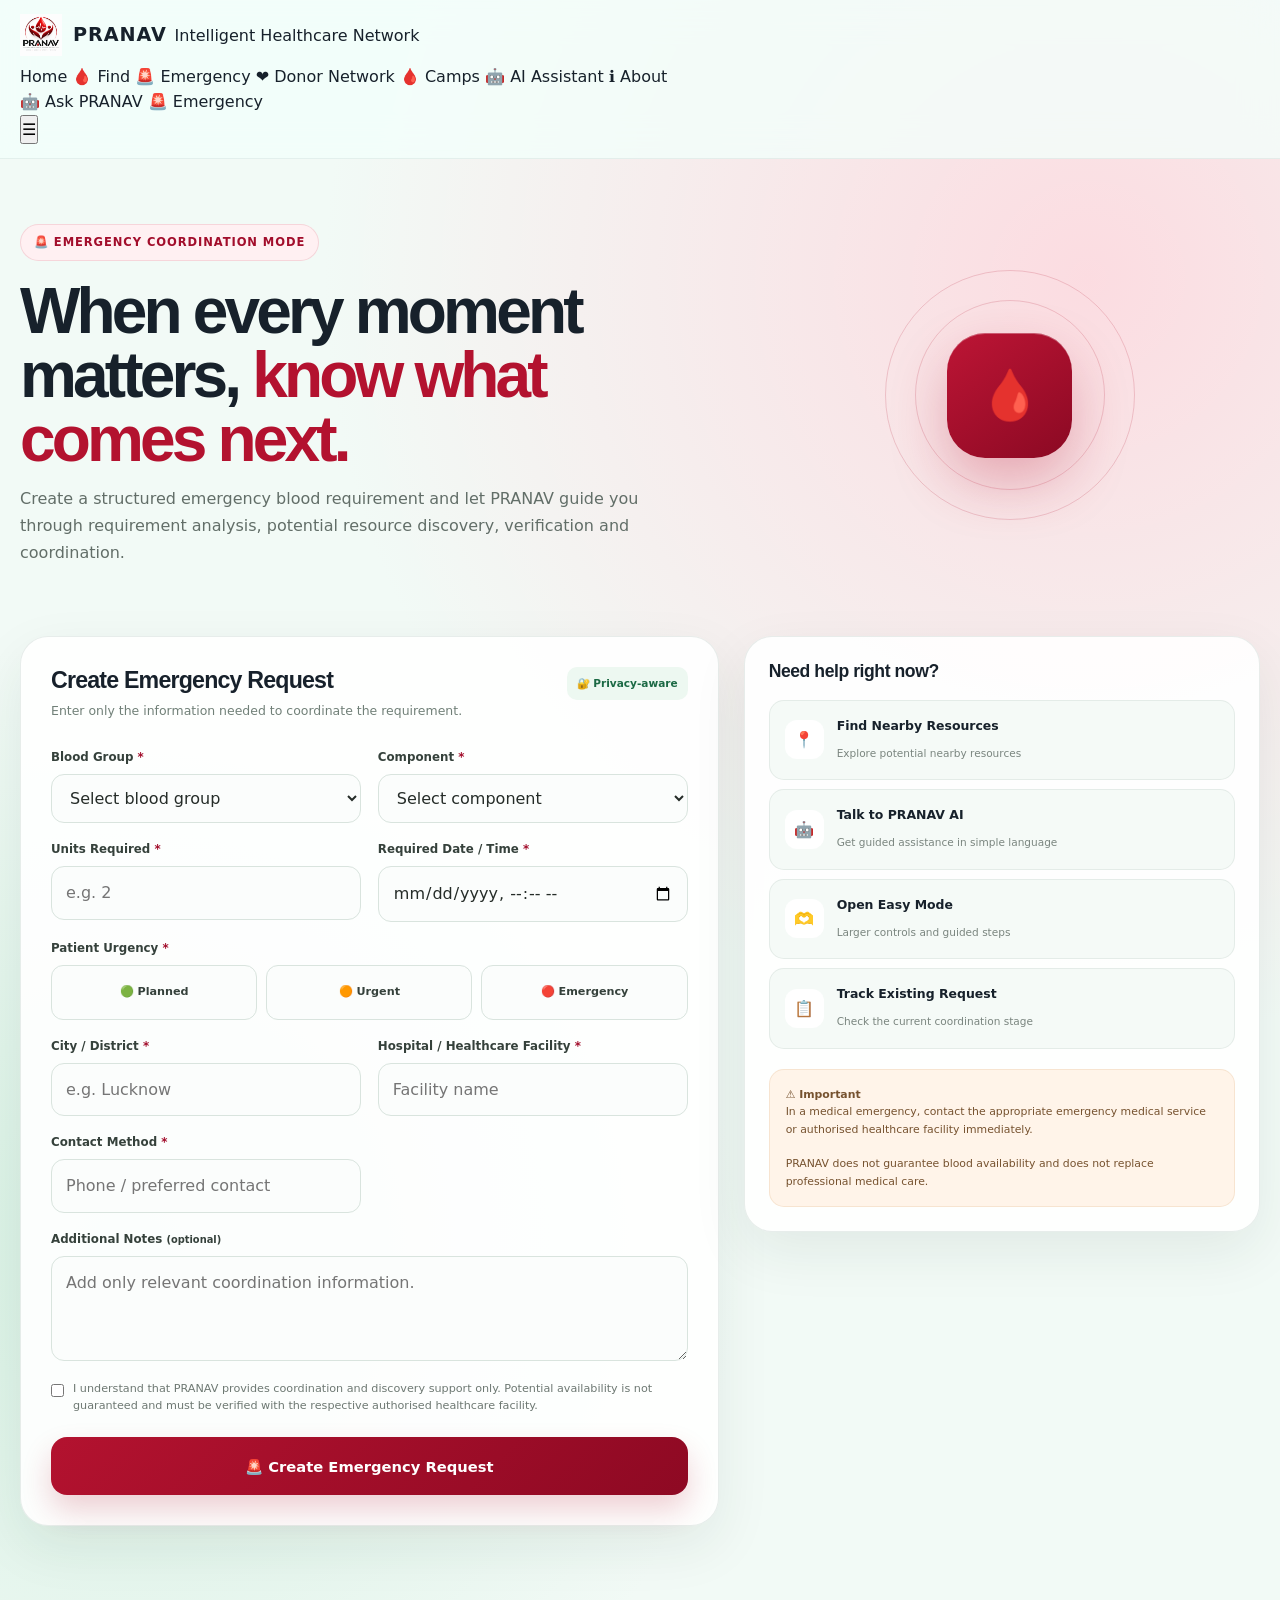
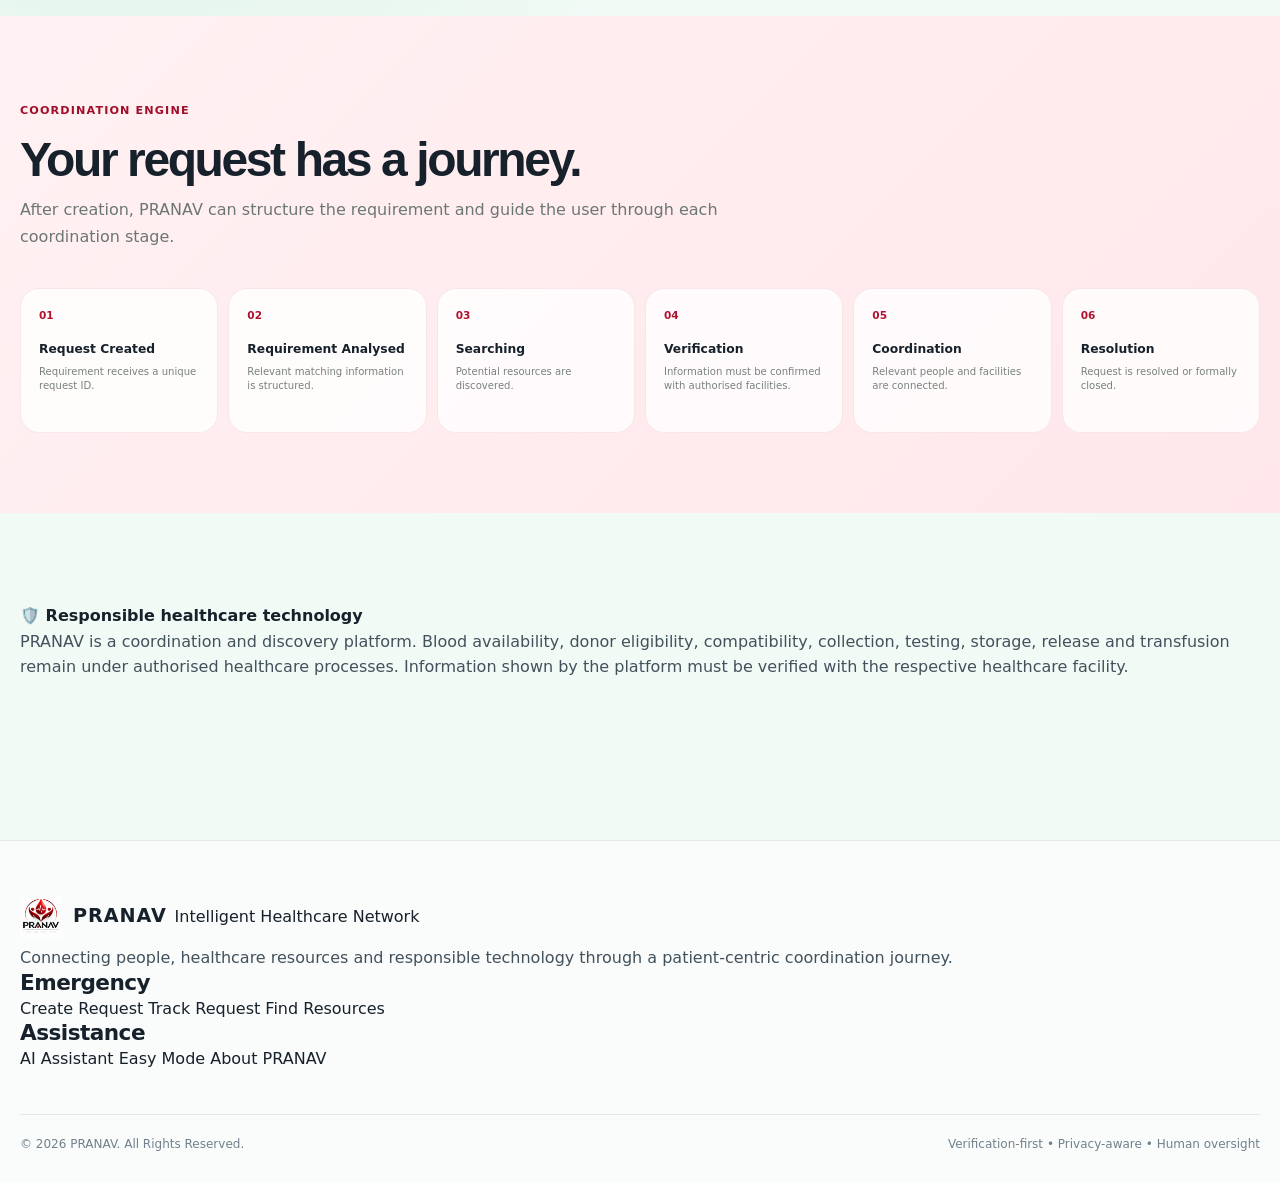
<file: emergency.html>
<!DOCTYPE html>
<html lang="en">
<head>
  <meta charset="UTF-8">

  <meta
    name="viewport"
    content="width=device-width, initial-scale=1.0, viewport-fit=cover"
  >

  <meta name="theme-color" content="#a80d2b">

  <meta
    name="description"
    content="PRANAV Emergency — create a structured emergency blood coordination request and discover potential healthcare resources."
  >

  <meta property="og:type" content="website">
  <meta
    property="og:title"
    content="Emergency Blood Request | PRANAV"
  >
  <meta
    property="og:description"
    content="Create an emergency blood coordination request through PRANAV."
  >
  <meta property="og:image" content="pranav-logo.png">

  <title>Emergency Blood Request | PRANAV</title>

  <link
    rel="icon"
    type="image/png"
    href="pranav-logo.png"
  >

  <link rel="manifest" href="manifest.json">

  <link rel="stylesheet" href="css/style.css">
  <link rel="stylesheet" href="css/responsive.css">
  <link rel="stylesheet" href="css/animations.css">

  <style>

    /*
      PAGE-SPECIFIC EMERGENCY UI
    */

    .emergency-page {
      min-height: 100vh;
      background:
        radial-gradient(
          circle at 85% 10%,
          rgba(255,210,218,.75),
          transparent 28%
        ),
        radial-gradient(
          circle at 10% 45%,
          rgba(205,237,220,.75),
          transparent 32%
        ),
        #f2faf6;
    }

    .emergency-hero {
      padding: 65px 0 35px;
    }

    .emergency-hero-grid {
      display: grid;
      grid-template-columns: 1fr .72fr;
      gap: 45px;
      align-items: center;
    }

    .emergency-badge {
      display: inline-flex;
      align-items: center;
      gap: 8px;

      padding: 8px 13px;
      border-radius: 999px;

      background: #fff0f2;
      border: 1px solid rgba(179,18,47,.12);

      color: #a20d2b;
      font-size: .72rem;
      font-weight: 800;
      text-transform: uppercase;
      letter-spacing: .08em;
    }

    .emergency-hero h1 {
      margin: 18px 0 14px;

      font-family: Manrope, Inter, sans-serif;
      font-size: clamp(2.5rem,5vw,4.6rem);
      line-height: 1;
      letter-spacing: -.06em;
    }

    .emergency-hero h1 span {
      color: #b3122f;
    }

    .emergency-hero p {
      max-width: 680px;
      margin: 0;

      color: #626e68;
      font-size: 1rem;
      line-height: 1.7;
    }

    .emergency-visual {
      position: relative;
      min-height: 300px;

      display: grid;
      place-items: center;
    }

    .pulse-ring {
      position: absolute;
      width: 250px;
      height: 250px;

      border-radius: 50%;
      border: 1px solid rgba(179,18,47,.18);

      animation: emergencyPulse 2.8s infinite ease-out;
    }

    .pulse-ring:nth-child(2) {
      width: 190px;
      height: 190px;
      animation-delay: .7s;
    }

    .emergency-core {
      position: relative;
      z-index: 2;

      width: 125px;
      height: 125px;

      display: grid;
      place-items: center;

      border-radius: 38px;

      color: white;
      background:
        linear-gradient(
          145deg,
          #bd1535,
          #8b0923
        );

      font-size: 3.1rem;

      box-shadow:
        0 25px 55px rgba(179,18,47,.28),
        inset 0 1px 0 rgba(255,255,255,.3);
    }

    @keyframes emergencyPulse {
      0% {
        transform: scale(.8);
        opacity: .75;
      }

      70% {
        transform: scale(1.15);
        opacity: 0;
      }

      100% {
        opacity: 0;
      }
    }

    /*
      EMERGENCY FORM
    */

    .emergency-section {
      padding: 35px 0 90px;
    }

    .emergency-layout {
      display: grid;
      grid-template-columns: 1.15fr .85fr;
      gap: 25px;
      align-items: start;
    }

    .emergency-form-card,
    .emergency-side-card {
      border-radius: 28px;

      background: rgba(255,255,255,.9);

      border: 1px solid rgba(35,80,60,.1);

      box-shadow:
        0 20px 55px rgba(30,55,43,.08);
    }

    .emergency-form-card {
      padding: 30px;
    }

    .card-top {
      display: flex;
      align-items: flex-start;
      justify-content: space-between;
      gap: 20px;
      margin-bottom: 28px;
    }

    .card-top h2 {
      margin: 0 0 7px;

      font-family: Manrope, Inter, sans-serif;
      font-size: 1.45rem;
      letter-spacing: -.035em;
    }

    .card-top p {
      margin: 0;
      color: #718078;
      font-size: .78rem;
      line-height: 1.55;
    }

    .secure-label {
      flex-shrink: 0;

      padding: 8px 10px;
      border-radius: 10px;

      background: #edf8f1;
      color: #1b6944;

      font-size: .66rem;
      font-weight: 800;
    }

    .form-grid {
      display: grid;
      grid-template-columns: repeat(2,1fr);
      gap: 17px;
    }

    .form-group {
      display: flex;
      flex-direction: column;
      gap: 7px;
    }

    .form-group.full {
      grid-column: 1 / -1;
    }

    .form-group label {
      color: #35413b;
      font-size: .74rem;
      font-weight: 800;
    }

    .form-group label span {
      color: #a20d2b;
    }

    .form-group input,
    .form-group select,
    .form-group textarea {
      width: 100%;
      box-sizing: border-box;

      border: 1px solid #d9e4de;
      border-radius: 13px;

      background: #fbfdfc;
      color: #252c28;

      padding: 13px 14px;

      outline: none;

      transition:
        border-color .2s ease,
        box-shadow .2s ease,
        background .2s ease;
    }

    .form-group textarea {
      min-height: 105px;
      resize: vertical;
    }

    .form-group input:focus,
    .form-group select:focus,
    .form-group textarea:focus {
      border-color: #b3122f;
      background: white;

      box-shadow:
        0 0 0 4px rgba(179,18,47,.08);
    }

    .urgency-grid {
      display: grid;
      grid-template-columns: repeat(3,1fr);
      gap: 9px;
    }

    .urgency-option {
      position: relative;
    }

    .urgency-option input {
      position: absolute;
      opacity: 0;
      pointer-events: none;
    }

    .urgency-option label {
      min-height: 55px;

      display: flex;
      align-items: center;
      justify-content: center;

      padding: 7px;

      border: 1px solid #d9e4de;
      border-radius: 12px;

      background: #fbfdfc;

      text-align: center;
      cursor: pointer;

      font-size: .7rem !important;
      font-weight: 700 !important;

      transition: .2s ease;
    }

    .urgency-option input:checked + label {
      border-color: #b3122f;
      background: #fff0f2;
      color: #a20d2b;
      box-shadow: 0 5px 16px rgba(179,18,47,.08);
    }

    .privacy-check {
      display: flex;
      align-items: flex-start;
      gap: 9px;

      margin-top: 20px;

      color: #6d7872;
      font-size: .7rem;
      line-height: 1.5;
    }

    .privacy-check input {
      margin-top: 3px;
      accent-color: #b3122f;
    }

    .submit-area {
      margin-top: 23px;
    }

    .submit-button {
      width: 100%;
      min-height: 58px;

      border: 0;
      border-radius: 16px;

      background:
        linear-gradient(
          135deg,
          #b3122f,
          #8e0923
        );

      color: white;

      font-weight: 900;
      font-size: .92rem;

      cursor: pointer;

      box-shadow:
        0 15px 30px rgba(179,18,47,.2);

      transition: transform .2s ease, box-shadow .2s ease;
    }

    .submit-button:hover {
      transform: translateY(-2px);
      box-shadow:
        0 20px 38px rgba(179,18,47,.25);
    }

    .submit-button:active {
      transform: scale(.985);
    }

    /*
      SIDE PANEL
    */

    .emergency-side-card {
      padding: 24px;
    }

    .side-title {
      margin: 0 0 18px;

      font-family: Manrope, Inter, sans-serif;
      font-size: 1.1rem;
    }

    .side-action {
      display: flex;
      align-items: center;
      gap: 13px;

      width: 100%;
      box-sizing: border-box;

      padding: 15px;

      margin-bottom: 9px;

      border-radius: 15px;

      background: #f5faf7;
      border: 1px solid rgba(35,80,60,.08);

      transition: .2s ease;
    }

    .side-action:hover {
      transform: translateX(3px);
      background: #edf8f1;
    }

    .side-action-icon {
      width: 39px;
      height: 39px;

      flex-shrink: 0;

      display: grid;
      place-items: center;

      border-radius: 12px;

      background: white;

      font-size: 1rem;
    }

    .side-action strong {
      display: block;
      margin-bottom: 3px;
      font-size: .78rem;
    }

    .side-action small {
      color: #7a857f;
      font-size: .66rem;
    }

    .emergency-warning {
      margin-top: 20px;
      padding: 16px;

      border-radius: 15px;

      background: #fff4e9;
      border: 1px solid rgba(194,116,40,.13);

      color: #76522f;

      font-size: .68rem;
      line-height: 1.6;
    }

    /*
      WORKFLOW
    */

    .workflow-section {
      padding: 80px 0;
      background:
        linear-gradient(
          135deg,
          #fff1f3,
          #ffe7ea
        );
    }

    .workflow-header {
      max-width: 700px;
      margin-bottom: 38px;
    }

    .workflow-header span {
      color: #a20d2b;
      font-size: .7rem;
      font-weight: 900;
      letter-spacing: .1em;
      text-transform: uppercase;
    }

    .workflow-header h2 {
      margin: 10px 0;
      font-family: Manrope, Inter, sans-serif;
      font-size: clamp(2rem,4vw,3rem);
      letter-spacing: -.05em;
    }

    .workflow-header p {
      margin: 0;
      color: #6c7771;
      line-height: 1.65;
    }

    .workflow-track {
      display: grid;
      grid-template-columns: repeat(6,1fr);
      gap: 10px;
    }

    .workflow-item {
      position: relative;

      min-height: 145px;
      padding: 18px;

      border-radius: 19px;

      background: rgba(255,255,255,.8);
      border: 1px solid rgba(179,18,47,.09);
    }

    .workflow-number {
      color: #b3122f;
      font-size: .66rem;
      font-weight: 900;
    }

    .workflow-item strong {
      display: block;
      margin-top: 17px;
      font-size: .77rem;
      line-height: 1.3;
    }

    .workflow-item small {
      display: block;
      margin-top: 8px;

      color: #78827d;
      font-size: .63rem;
      line-height: 1.45;
    }

    /*
      RESULT STATE
    */

    #requestResult {
      display: none;
      margin-top: 22px;
      padding: 22px;

      border-radius: 20px;

      background: #edf8f1;
      border: 1px solid rgba(35,107,72,.13);
    }

    #requestResult.show {
      display: block;
      animation: resultReveal .45s ease both;
    }

    @keyframes resultReveal {
      from {
        opacity: 0;
        transform: translateY(8px);
      }

      to {
        opacity: 1;
        transform: translateY(0);
      }
    }

    .result-success {
      color: #17613e;
      font-weight: 900;
      font-size: .86rem;
    }

    .request-id {
      display: inline-block;
      margin-top: 9px;

      padding: 9px 12px;

      border-radius: 10px;

      background: white;

      color: #8e0923;

      font-family: monospace;
      font-size: .9rem;
      font-weight: 900;
      letter-spacing: .04em;
    }

    .result-links {
      display: flex;
      flex-wrap: wrap;
      gap: 8px;
      margin-top: 15px;
    }

    .result-links a {
      padding: 9px 12px;
      border-radius: 10px;

      background: white;
      color: #17613e;

      font-size: .68rem;
      font-weight: 800;
    }

    /*
      MOBILE
    */

    @media (max-width: 950px) {

      .emergency-hero-grid,
      .emergency-layout {
        grid-template-columns: 1fr;
      }

      .emergency-visual {
        min-height: 260px;
      }

      .workflow-track {
        grid-template-columns: repeat(3,1fr);
      }

    }

    @media (max-width: 650px) {

      .emergency-hero {
        padding-top: 42px;
      }

      .emergency-hero h1 {
        font-size: 2.65rem;
      }

      .emergency-hero p {
        font-size: .88rem;
      }

      .emergency-visual {
        min-height: 225px;
        transform: scale(.82);
      }

      .emergency-form-card {
        padding: 19px;
        border-radius: 21px;
      }

      .card-top {
        flex-direction: column;
        gap: 12px;
      }

      .form-grid {
        grid-template-columns: 1fr;
      }

      .form-group.full {
        grid-column: auto;
      }

      .urgency-grid {
        grid-template-columns: 1fr;
      }

      .workflow-track {
        grid-template-columns: repeat(2,1fr);
      }

      .workflow-item {
        min-height: 125px;
      }

    }

  </style>
</head>

<body>

  <div class="emergency-page">

    <!-- =================================
         HEADER
    ================================== -->

    <header class="site-header">

      <div class="container header-inner">

        <a
          href="index.html"
          class="brand"
          aria-label="PRANAV Home"
        >

          <img
            src="pranav-logo.png"
            alt="PRANAV logo"
            width="48"
            height="48"
          >

          <span class="brand-copy">

            <span class="brand-name">
              PRANAV
            </span>

            <span class="brand-subtitle">
              Intelligent Healthcare Network
            </span>

          </span>

        </a>


        <nav
          class="main-nav"
          aria-label="Main navigation"
        >

          <a href="index.html">
            Home
          </a>

          <a href="find-blood.html">
            🩸 Find
          </a>

          <a
            href="emergency.html"
            class="active"
          >
            🚨 Emergency
          </a>

          <a href="donor.html">
            ❤️ Donor Network
          </a>

          <a href="camps.html">
            🩸 Camps
          </a>

          <a href="assistant.html">
            🤖 AI Assistant
          </a>

          <a href="about.html">
            ℹ️ About
          </a>

        </nav>


        <div class="header-actions">

          <a
            href="assistant.html"
            class="header-btn ai-btn"
          >
            🤖 Ask PRANAV
          </a>

          <a
            href="emergency.html"
            class="header-btn emergency-btn"
          >
            🚨 Emergency
          </a>

        </div>


        <button
          class="mobile-menu-btn"
          type="button"
          aria-label="Open navigation"
        >
          ☰
        </button>

      </div>

    </header>


    <!-- =================================
         HERO
    ================================== -->

    <main>

      <section class="emergency-hero">

        <div class="container emergency-hero-grid">

          <div>

            <span class="emergency-badge">
              🚨 Emergency coordination mode
            </span>

            <h1>
              When every moment matters,
              <span>know what comes next.</span>
            </h1>

            <p>
              Create a structured emergency blood requirement and
              let PRANAV guide you through requirement analysis,
              potential resource discovery, verification and
              coordination.
            </p>

          </div>


          <div
            class="emergency-visual"
            aria-hidden="true"
          >

            <div class="pulse-ring"></div>
            <div class="pulse-ring"></div>

            <div class="emergency-core">
              🩸
            </div>

          </div>

        </div>

      </section>


      <!-- =================================
           FORM
      ================================== -->

      <section class="emergency-section">

        <div class="container emergency-layout">

          <div class="emergency-form-card">

            <div class="card-top">

              <div>

                <h2>
                  Create Emergency Request
                </h2>

                <p>
                  Enter only the information needed to coordinate
                  the requirement.
                </p>

              </div>

              <span class="secure-label">
                🔐 Privacy-aware
              </span>

            </div>


            <form id="emergencyForm">

              <div class="form-grid">

                <!-- Blood Group -->

                <div class="form-group">

                  <label for="bloodGroup">
                    Blood Group <span>*</span>
                  </label>

                  <select
                    id="bloodGroup"
                    name="bloodGroup"
                    required
                  >

                    <option value="">
                      Select blood group
                    </option>

                    <option value="A+">A+</option>
                    <option value="A-">A-</option>
                    <option value="B+">B+</option>
                    <option value="B-">B-</option>
                    <option value="AB+">AB+</option>
                    <option value="AB-">AB-</option>
                    <option value="O+">O+</option>
                    <option value="O-">O-</option>

                  </select>

                </div>


                <!-- Component -->

                <div class="form-group">

                  <label for="component">
                    Component <span>*</span>
                  </label>

                  <select
                    id="component"
                    name="component"
                    required
                  >

                    <option value="">
                      Select component
                    </option>

                    <option value="Whole Blood">
                      Whole Blood
                    </option>

                    <option value="RBC">
                      Red Blood Cells
                    </option>

                    <option value="Platelets">
                      Platelets
                    </option>

                    <option value="Plasma">
                      Plasma
                    </option>

                    <option value="Cryoprecipitate">
                      Cryoprecipitate
                    </option>

                  </select>

                </div>


                <!-- Units -->

                <div class="form-group">

                  <label for="units">
                    Units Required <span>*</span>
                  </label>

                  <input
                    id="units"
                    name="units"
                    type="number"
                    min="1"
                    max="20"
                    placeholder="e.g. 2"
                    required
                  >

                </div>


                <!-- Required Date -->

                <div class="form-group">

                  <label for="requiredDate">
                    Required Date / Time <span>*</span>
                  </label>

                  <input
                    id="requiredDate"
                    name="requiredDate"
                    type="datetime-local"
                    required
                  >

                </div>


                <!-- Urgency -->

                <div class="form-group full">

                  <label>
                    Patient Urgency <span>*</span>
                  </label>

                  <div class="urgency-grid">

                    <div class="urgency-option">

                      <input
                        type="radio"
                        id="urgencyRoutine"
                        name="urgency"
                        value="Routine"
                        required
                      >

                      <label for="urgencyRoutine">
                        🟢 Planned
                      </label>

                    </div>


                    <div class="urgency-option">

                      <input
                        type="radio"
                        id="urgencyUrgent"
                        name="urgency"
                        value="Urgent"
                      >

                      <label for="urgencyUrgent">
                        🟠 Urgent
                      </label>

                    </div>


                    <div class="urgency-option">

                      <input
                        type="radio"
                        id="urgencyEmergency"
                        name="urgency"
                        value="Emergency"
                      >

                      <label for="urgencyEmergency">
                        🔴 Emergency
                      </label>

                    </div>

                  </div>

                </div>


                <!-- City -->

                <div class="form-group">

                  <label for="city">
                    City / District <span>*</span>
                  </label>

                  <input
                    id="city"
                    name="city"
                    type="text"
                    placeholder="e.g. Lucknow"
                    autocomplete="address-level2"
                    required
                  >

                </div>


                <!-- Facility -->

                <div class="form-group">

                  <label for="facility">
                    Hospital / Healthcare Facility <span>*</span>
                  </label>

                  <input
                    id="facility"
                    name="facility"
                    type="text"
                    placeholder="Facility name"
                    autocomplete="organization"
                    required
                  >

                </div>


                <!-- Contact -->

                <div class="form-group">

                  <label for="contact">
                    Contact Method <span>*</span>
                  </label>

                  <input
                    id="contact"
                    name="contact"
                    type="text"
                    placeholder="Phone / preferred contact"
                    autocomplete="tel"
                    required
                  >

                </div>


                <!-- Optional Notes -->

                <div class="form-group full">

                  <label for="notes">
                    Additional Notes
                    <small>(optional)</small>
                  </label>

                  <textarea
                    id="notes"
                    name="notes"
                    placeholder="Add only relevant coordination information."
                  ></textarea>

                </div>

              </div>


              <label class="privacy-check">

                <input
                  type="checkbox"
                  id="privacyConsent"
                  required
                >

                <span>
                  I understand that PRANAV provides coordination
                  and discovery support only. Potential availability
                  is not guaranteed and must be verified with the
                  respective authorised healthcare facility.
                </span>

              </label>


              <div class="submit-area">

                <button
                  type="submit"
                  class="submit-button"
                >
                  🚨 Create Emergency Request
                </button>

              </div>

            </form>


            <!-- Dynamic result -->

            <div
              id="requestResult"
              role="status"
              aria-live="polite"
            >

              <div class="result-success">
                ✓ Emergency request created successfully
              </div>

              <div>
                Your PRANAV Request ID:
              </div>

              <div
                id="requestId"
                class="request-id"
              >
                RS-2026-XXXXXX
              </div>

              <div class="result-links">

                <a href="blood-request.html">
                  📋 Track Request
                </a>

                <a href="find-blood.html">
                  🔎 Find Resources
                </a>

                <a href="assistant.html">
                  🤖 Ask PRANAV
                </a>

              </div>

            </div>

          </div>


          <!-- =================================
               SIDE ACTIONS
          ================================== -->

          <aside class="emergency-side-card">

            <h2 class="side-title">
              Need help right now?
            </h2>


            <a
              href="find-blood.html"
              class="side-action"
            >

              <span class="side-action-icon">
                📍
              </span>

              <span>
                <strong>
                  Find Nearby Resources
                </strong>

                <small>
                  Explore potential nearby resources
                </small>
              </span>

            </a>


            <a
              href="assistant.html"
              class="side-action"
            >

              <span class="side-action-icon">
                🤖
              </span>

              <span>
                <strong>
                  Talk to PRANAV AI
                </strong>

                <small>
                  Get guided assistance in simple language
                </small>
              </span>

            </a>


            <a
              href="easy-mode.html"
              class="side-action"
            >

              <span class="side-action-icon">
                🫶
              </span>

              <span>
                <strong>
                  Open Easy Mode
                </strong>

                <small>
                  Larger controls and guided steps
                </small>
              </span>

            </a>


            <a
              href="blood-request.html"
              class="side-action"
            >

              <span class="side-action-icon">
                📋
              </span>

              <span>
                <strong>
                  Track Existing Request
                </strong>

                <small>
                  Check the current coordination stage
                </small>
              </span>

            </a>


            <div class="emergency-warning">

              <strong>
                ⚠️ Important
              </strong>

              <br>

              In a medical emergency, contact the appropriate
              emergency medical service or authorised healthcare
              facility immediately.

              <br><br>

              PRANAV does not guarantee blood availability and does
              not replace professional medical care.

            </div>

          </aside>

        </div>

      </section>


      <!-- =================================
           WORKFLOW
      ================================== -->

      <section class="workflow-section">

        <div class="container">

          <div class="workflow-header">

            <span>
              Coordination engine
            </span>

            <h2>
              Your request has a journey.
            </h2>

            <p>
              After creation, PRANAV can structure the requirement
              and guide the user through each coordination stage.
            </p>

          </div>


          <div class="workflow-track">

            <div class="workflow-item">

              <div class="workflow-number">
                01
              </div>

              <strong>
                Request Created
              </strong>

              <small>
                Requirement receives a unique request ID.
              </small>

            </div>


            <div class="workflow-item">

              <div class="workflow-number">
                02
              </div>

              <strong>
                Requirement Analysed
              </strong>

              <small>
                Relevant matching information is structured.
              </small>

            </div>


            <div class="workflow-item">

              <div class="workflow-number">
                03
              </div>

              <strong>
                Searching
              </strong>

              <small>
                Potential resources are discovered.
              </small>

            </div>


            <div class="workflow-item">

              <div class="workflow-number">
                04
              </div>

              <strong>
                Verification
              </strong>

              <small>
                Information must be confirmed with authorised facilities.
              </small>

            </div>


            <div class="workflow-item">

              <div class="workflow-number">
                05
              </div>

              <strong>
                Coordination
              </strong>

              <small>
                Relevant people and facilities are connected.
              </small>

            </div>


            <div class="workflow-item">

              <div class="workflow-number">
                06
              </div>

              <strong>
                Resolution
              </strong>

              <small>
                Request is resolved or formally closed.
              </small>

            </div>

          </div>

        </div>

      </section>


      <!-- =================================
           RESPONSIBLE TECHNOLOGY
      ================================== -->

      <section
        class="section"
        style="background:#f2faf6;"
      >

        <div class="container">

          <div class="responsible">

            <strong>
              🛡️ Responsible healthcare technology
            </strong>

            <p>
              PRANAV is a coordination and discovery platform.
              Blood availability, donor eligibility, compatibility,
              collection, testing, storage, release and transfusion
              remain under authorised healthcare processes.
              Information shown by the platform must be verified
              with the respective healthcare facility.

            </p>

          </div>

        </div>

      </section>

    </main>


    <!-- =================================
         FOOTER
    ================================== -->

    <footer class="site-footer">

      <div class="container footer-inner">

        <div class="footer-brand">

          <a
            href="index.html"
            class="brand"
          >

            <img
              src="pranav-logo.png"
              alt="PRANAV logo"
              width="48"
              height="48"
            >

            <span class="brand-copy">

              <span class="brand-name">
                PRANAV
              </span>

              <span class="brand-subtitle">
                Intelligent Healthcare Network
              </span>

            </span>

          </a>

          <p>
            Connecting people, healthcare resources and responsible
            technology through a patient-centric coordination journey.
          </p>

        </div>


        <div class="footer-column">

          <h3>
            Emergency
          </h3>

          <a href="emergency.html">
            Create Request
          </a>

          <a href="blood-request.html">
            Track Request
          </a>

          <a href="find-blood.html">
            Find Resources
          </a>

        </div>


        <div class="footer-column">

          <h3>
            Assistance
          </h3>

          <a href="assistant.html">
            AI Assistant
          </a>

          <a href="easy-mode.html">
            Easy Mode
          </a>

          <a href="about.html">
            About PRANAV
          </a>

        </div>

      </div>


      <div class="container footer-bottom">

        <span>
          © 2026 PRANAV. All Rights Reserved.
        </span>

        <span>
          Verification-first • Privacy-aware • Human oversight
        </span>

      </div>

    </footer>


    <!-- =================================
         MOBILE NAV
    ================================== -->

    <nav
      class="mobile-bottom-nav"
      aria-label="Mobile navigation"
    >

      <a href="index.html">
        <span>⌂</span>
        Home
      </a>

      <a href="find-blood.html">
        <span>🔎</span>
        Find
      </a>

      <a
        href="emergency.html"
        class="active emergency"
      >
        <span>🚨</span>
        Emergency
      </a>

      <a href="assistant.html">
        <span>🤖</span>
        Assistant
      </a>

      <a href="about.html">
        <span>ℹ️</span>
        About
      </a>

    </nav>

  </div>


  <!-- =================================
       EMERGENCY REQUEST LOGIC
  ================================== -->

  <script>

    (function () {

      "use strict";


      const form =
        document.getElementById("emergencyForm");

      const result =
        document.getElementById("requestResult");

      const requestIdElement =
        document.getElementById("requestId");


      if (!form) {
        return;
      }


      function createRequestId() {

        const year =
          new Date().getFullYear();

        const random =
          Math.floor(
            100000 +
            Math.random() * 900000
          );

        return "RS-" + year + "-" + random;

      }


      form.addEventListener(
        "submit",
        function (event) {

          event.preventDefault();


          const requestId =
            createRequestId();


          const formData =
            new FormData(form);


          const request = {

            requestId: requestId,

            bloodGroup:
              formData.get("bloodGroup"),

            component:
              formData.get("component"),

            units:
              formData.get("units"),

            urgency:
              formData.get("urgency"),

            city:
              formData.get("city"),

            facility:
              formData.get("facility"),

            requiredDate:
              formData.get("requiredDate"),

            contact:
              formData.get("contact"),

            notes:
              formData.get("notes"),

            status:
              "Request Created",

            createdAt:
              new Date().toISOString()

          };


          /*
            Prototype storage only.

            Do not treat localStorage as secure storage
            for real sensitive healthcare data.
          */

          try {

            localStorage.setItem(
              "pranavEmergencyRequest",
              JSON.stringify(request)
            );

          } catch (error) {
            /*
              Continue even when browser storage
              is unavailable.
            */
          }


          requestIdElement.textContent =
            requestId;


          result.classList.add("show");


          result.scrollIntoView({
            behavior: "smooth",
            block: "nearest"
          });


          /*
            Keep the submitted form available for the user,
            but prevent accidental duplicate submission.
          */

          const submitButton =
            form.querySelector(
              ".submit-button"
            );

          if (submitButton) {

            submitButton.textContent =
              "✓ Request Created";

            submitButton.disabled =
              true;

          }

        }
      );

    })();

  </script>


  <!-- Application scripts -->

  <script src="js/app.js" defer></script>

  <script
    src="js/emergency.js"
    defer
  ></script>

  <script
    src="js/animations.js"
    defer
  ></script>

  <script
    src="js/accessibility.js"
    defer
  ></script>

  <script
    src="js/loader.js"
    defer
  ></script>


  <!-- Service Worker -->

  <script>

    if ("serviceWorker" in navigator) {

      window.addEventListener(
        "load",
        function () {

          navigator.serviceWorker
            .register("./sw.js")
            .catch(function () {
              /*
                The website remains functional
                even when PWA registration fails.
              */
            });

        }
      );

    }

  </script>

</body>
</html>
</file>
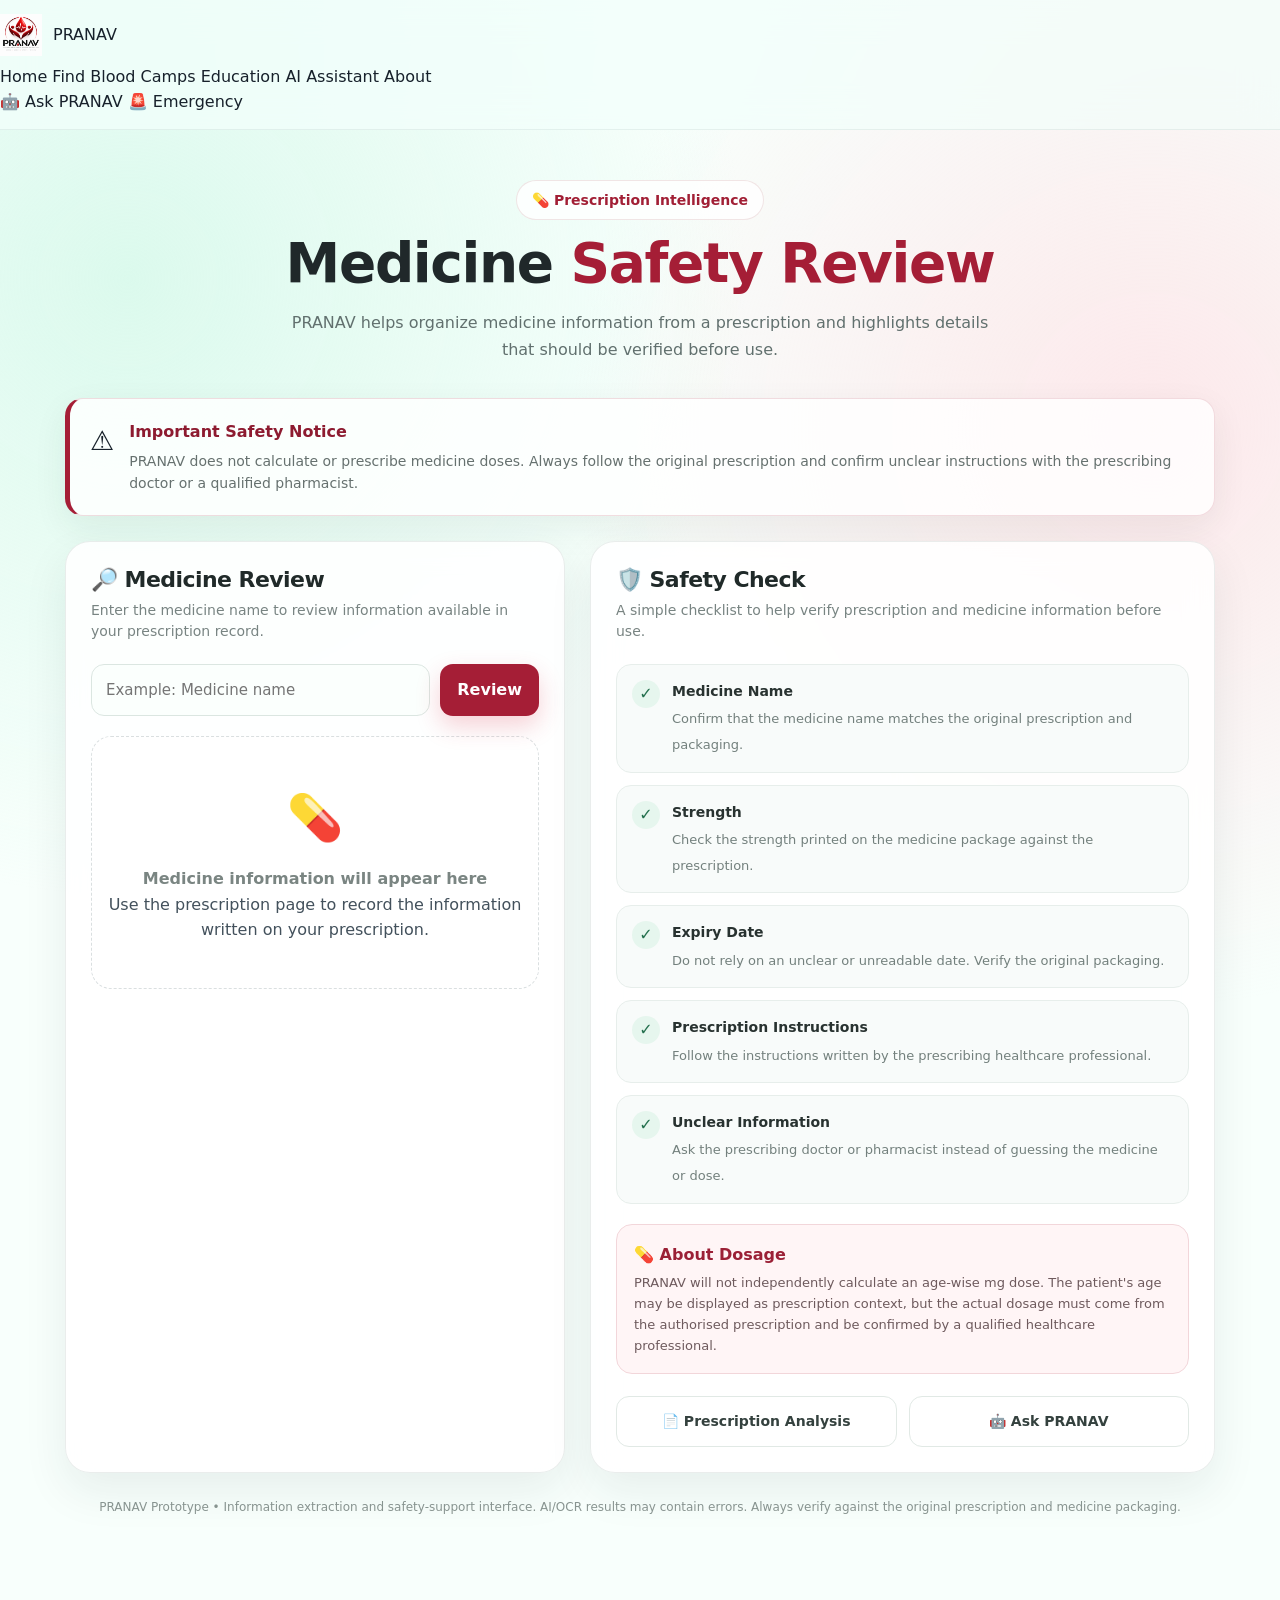
<file: medicine.html>
<!DOCTYPE html>
<html lang="en">
<head>
  <meta charset="UTF-8" />
  <meta name="viewport" content="width=device-width, initial-scale=1.0" />

  <title>Medicine Safety | PRANAV</title>
  <meta
    name="description"
    content="PRANAV Medicine Safety and Prescription Intelligence"
  />

  <link rel="icon" href="pranav-logo.png" />
  <link rel="manifest" href="manifest.json" />

  <link rel="stylesheet" href="css/style.css" />
  <link rel="stylesheet" href="css/responsive.css" />
  <link rel="stylesheet" href="css/animations.css" />

  <style>
    .medicine-page {
      min-height: 100vh;
      padding: 50px 20px 100px;
      background:
        radial-gradient(circle at 10% 10%, rgba(210, 248, 232, .75), transparent 35%),
        radial-gradient(circle at 90% 20%, rgba(255, 220, 225, .65), transparent 35%),
        #f8fffc;
    }

    .medicine-container {
      width: min(1150px, 100%);
      margin: auto;
    }

    .medicine-hero {
      text-align: center;
      margin-bottom: 35px;
    }

    .medicine-badge {
      display: inline-flex;
      align-items: center;
      gap: 8px;
      padding: 8px 15px;
      border-radius: 30px;
      background: rgba(255,255,255,.8);
      border: 1px solid rgba(150, 40, 55, .12);
      color: #a11f35;
      font-size: 14px;
      font-weight: 700;
      margin-bottom: 15px;
    }

    .medicine-hero h1 {
      margin: 0;
      font-size: clamp(32px, 5vw, 55px);
      line-height: 1.05;
      color: #20282a;
    }

    .medicine-hero h1 span {
      color: #a51e36;
    }

    .medicine-hero p {
      max-width: 720px;
      margin: 16px auto 0;
      color: #61706e;
      line-height: 1.7;
    }

    .safety-banner {
      display: flex;
      gap: 15px;
      align-items: flex-start;
      background: rgba(255,255,255,.82);
      border: 1px solid rgba(165, 30, 54, .15);
      border-left: 5px solid #a51e36;
      border-radius: 18px;
      padding: 20px;
      margin-bottom: 25px;
      box-shadow: 0 12px 35px rgba(31, 55, 45, .07);
    }

    .safety-icon {
      font-size: 27px;
    }

    .safety-banner strong {
      color: #8d1b30;
    }

    .safety-banner p {
      margin: 5px 0 0;
      color: #66716f;
      line-height: 1.6;
      font-size: 14px;
    }

    .medicine-grid {
      display: grid;
      grid-template-columns: 1fr 1.25fr;
      gap: 25px;
    }

    .medicine-card {
      background: rgba(255,255,255,.88);
      border: 1px solid rgba(50, 80, 70, .1);
      border-radius: 25px;
      padding: 25px;
      box-shadow: 0 18px 45px rgba(30, 55, 45, .08);
      backdrop-filter: blur(14px);
    }

    .medicine-card h2 {
      margin: 0 0 8px;
      color: #202a29;
      font-size: 22px;
    }

    .card-subtitle {
      margin: 0 0 22px;
      color: #788482;
      font-size: 14px;
      line-height: 1.5;
    }

    .medicine-search {
      display: flex;
      gap: 10px;
      margin-bottom: 20px;
    }

    .medicine-search input {
      flex: 1;
      min-width: 0;
      border: 1px solid #dbe6e1;
      border-radius: 13px;
      padding: 13px 14px;
      outline: none;
      font-size: 15px;
      background: #fbfffd;
    }

    .medicine-search input:focus {
      border-color: #a51e36;
      box-shadow: 0 0 0 3px rgba(165,30,54,.08);
    }

    .btn-primary {
      border: none;
      border-radius: 13px;
      padding: 12px 17px;
      background: #a51e36;
      color: white;
      font-weight: 700;
      cursor: pointer;
      transition: .2s ease;
    }

    .btn-primary:hover {
      transform: translateY(-1px);
      filter: brightness(.96);
    }

    .medicine-result {
      display: none;
    }

    .medicine-result.active {
      display: block;
      animation: fadeUp .35s ease;
    }

    .result-header {
      display: flex;
      align-items: center;
      justify-content: space-between;
      gap: 15px;
      padding-bottom: 17px;
      border-bottom: 1px solid #edf1ef;
    }

    .result-header h3 {
      margin: 0;
      color: #252d2c;
      font-size: 21px;
    }

    .status-pill {
      padding: 7px 11px;
      border-radius: 30px;
      font-size: 12px;
      font-weight: 700;
      background: #eaf8f1;
      color: #22734d;
      white-space: nowrap;
    }

    .info-list {
      display: grid;
      gap: 12px;
      margin-top: 18px;
    }

    .info-row {
      display: flex;
      justify-content: space-between;
      gap: 15px;
      padding: 13px 0;
      border-bottom: 1px dashed #e1e8e5;
    }

    .info-row:last-child {
      border-bottom: none;
    }

    .info-label {
      color: #788482;
      font-size: 14px;
    }

    .info-value {
      text-align: right;
      color: #252d2c;
      font-weight: 700;
      font-size: 14px;
    }

    .instruction-box {
      margin-top: 20px;
      padding: 16px;
      border-radius: 15px;
      background: #f1faf6;
      border: 1px solid #dcefe6;
    }

    .instruction-box strong {
      display: block;
      margin-bottom: 7px;
      color: #27664b;
    }

    .instruction-box p {
      margin: 0;
      color: #596966;
      line-height: 1.6;
      font-size: 14px;
    }

    .check-list {
      display: grid;
      gap: 12px;
      margin-top: 20px;
    }

    .check-item {
      display: flex;
      gap: 12px;
      align-items: flex-start;
      padding: 15px;
      border-radius: 15px;
      background: #f8fbfa;
      border: 1px solid #e7eeeb;
    }

    .check-item .check {
      width: 28px;
      height: 28px;
      flex-shrink: 0;
      display: grid;
      place-items: center;
      border-radius: 50%;
      background: #e6f6ee;
      color: #24704e;
      font-weight: 800;
    }

    .check-item strong {
      display: block;
      margin-bottom: 3px;
      color: #283230;
      font-size: 14px;
    }

    .check-item span {
      color: #73807d;
      font-size: 13px;
      line-height: 1.5;
    }

    .dose-warning {
      margin-top: 20px;
      padding: 17px;
      border-radius: 16px;
      background: #fff5f6;
      border: 1px solid #f2d6da;
    }

    .dose-warning strong {
      color: #9b2036;
      display: block;
      margin-bottom: 6px;
    }

    .dose-warning p {
      margin: 0;
      color: #6e5a5d;
      font-size: 13px;
      line-height: 1.6;
    }

    .empty-state {
      text-align: center;
      padding: 45px 15px;
      color: #7a8582;
    }

    .empty-state .big-icon {
      font-size: 45px;
      margin-bottom: 12px;
    }

    .action-grid {
      display: grid;
      grid-template-columns: repeat(2, 1fr);
      gap: 12px;
      margin-top: 22px;
    }

    .action-btn {
      display: flex;
      align-items: center;
      justify-content: center;
      gap: 8px;
      padding: 13px;
      border-radius: 13px;
      text-decoration: none;
      font-size: 14px;
      font-weight: 700;
      border: 1px solid #e1e9e5;
      background: white;
      color: #34413e;
      cursor: pointer;
    }

    .action-btn:hover {
      border-color: #a51e36;
      color: #a51e36;
    }

    .prototype-note {
      text-align: center;
      margin-top: 25px;
      color: #8a9692;
      font-size: 12px;
    }

    @keyframes fadeUp {
      from {
        opacity: 0;
        transform: translateY(10px);
      }
      to {
        opacity: 1;
        transform: translateY(0);
      }
    }

    @media (max-width: 800px) {
      .medicine-grid {
        grid-template-columns: 1fr;
      }

      .medicine-page {
        padding: 30px 14px 100px;
      }

      .medicine-card {
        padding: 20px;
      }
    }

    @media (max-width: 500px) {
      .medicine-search {
        flex-direction: column;
      }

      .info-row {
        flex-direction: column;
        gap: 5px;
      }

      .info-value {
        text-align: left;
      }

      .action-grid {
        grid-template-columns: 1fr;
      }

      .safety-banner {
        padding: 16px;
      }
    }
  </style>
</head>

<body>

  <!-- HEADER -->
  <header class="site-header">
    <div class="nav-container">

      <a href="index.html" class="brand">
        <img src="pranav-logo.png" alt="PRANAV Logo" />
        <span>PRANAV</span>
      </a>

      <nav class="desktop-nav">
        <a href="index.html">Home</a>
        <a href="find-blood.html">Find Blood</a>
        <a href="camps.html">Camps</a>
        <a href="blood-education.html">Education</a>
        <a href="assistant.html">AI Assistant</a>
        <a href="about.html">About</a>
      </nav>

      <div class="header-actions">
        <a href="assistant.html" class="ai-btn">🤖 Ask PRANAV</a>
        <a href="emergency.html" class="emergency-btn">🚨 Emergency</a>
      </div>

    </div>
  </header>

  <main class="medicine-page">

    <div class="medicine-container">

      <!-- HERO -->
      <section class="medicine-hero">
        <div class="medicine-badge">
          💊 Prescription Intelligence
        </div>

        <h1>
          Medicine <span>Safety Review</span>
        </h1>

        <p>
          PRANAV helps organize medicine information from a prescription
          and highlights details that should be verified before use.
        </p>
      </section>

      <!-- SAFETY -->
      <div class="safety-banner">
        <div class="safety-icon">⚠️</div>

        <div>
          <strong>Important Safety Notice</strong>

          <p>
            PRANAV does not calculate or prescribe medicine doses.
            Always follow the original prescription and confirm unclear
            instructions with the prescribing doctor or a qualified pharmacist.
          </p>
        </div>
      </div>

      <section class="medicine-grid">

        <!-- SEARCH / INPUT -->
        <div class="medicine-card">

          <h2>🔎 Medicine Review</h2>

          <p class="card-subtitle">
            Enter the medicine name to review information available in
            your prescription record.
          </p>

          <div class="medicine-search">
            <input
              type="text"
              id="medicineName"
              placeholder="Example: Medicine name"
              autocomplete="off"
            />

            <button
              type="button"
              class="btn-primary"
              onclick="reviewMedicine()"
            >
              Review
            </button>
          </div>

          <div class="empty-state" id="emptyState">
            <div class="big-icon">💊</div>
            <strong>Medicine information will appear here</strong>
            <p>
              Use the prescription page to record the information
              written on your prescription.
            </p>
          </div>

          <div class="medicine-result" id="medicineResult">

            <div class="result-header">
              <h3 id="resultMedicineName">Medicine</h3>
              <span class="status-pill">Review Required</span>
            </div>

            <div class="info-list">

              <div class="info-row">
                <span class="info-label">Strength</span>
                <span class="info-value" id="resultStrength">
                  Not available
                </span>
              </div>

              <div class="info-row">
                <span class="info-label">Manufacturing Date</span>
                <span class="info-value" id="resultMfg">
                  Not available
                </span>
              </div>

              <div class="info-row">
                <span class="info-label">Expiry Date</span>
                <span class="info-value" id="resultExpiry">
                  Not available
                </span>
              </div>

              <div class="info-row">
                <span class="info-label">Batch Number</span>
                <span class="info-value" id="resultBatch">
                  Not available
                </span>
              </div>

            </div>

            <div class="instruction-box">
              <strong>📋 Prescription Instructions</strong>

              <p id="resultInstruction">
                No written instruction is available for this medicine.
                Please refer to the original prescription.
              </p>
            </div>

          </div>

        </div>

        <!-- SAFETY CHECK -->
        <div class="medicine-card">

          <h2>🛡️ Safety Check</h2>

          <p class="card-subtitle">
            A simple checklist to help verify prescription and medicine
            information before use.
          </p>

          <div class="check-list">

            <div class="check-item">
              <div class="check">✓</div>

              <div>
                <strong>Medicine Name</strong>
                <span>
                  Confirm that the medicine name matches the original
                  prescription and packaging.
                </span>
              </div>
            </div>

            <div class="check-item">
              <div class="check">✓</div>

              <div>
                <strong>Strength</strong>
                <span>
                  Check the strength printed on the medicine package
                  against the prescription.
                </span>
              </div>
            </div>

            <div class="check-item">
              <div class="check">✓</div>

              <div>
                <strong>Expiry Date</strong>
                <span>
                  Do not rely on an unclear or unreadable date. Verify
                  the original packaging.
                </span>
              </div>
            </div>

            <div class="check-item">
              <div class="check">✓</div>

              <div>
                <strong>Prescription Instructions</strong>
                <span>
                  Follow the instructions written by the prescribing
                  healthcare professional.
                </span>
              </div>
            </div>

            <div class="check-item">
              <div class="check">✓</div>

              <div>
                <strong>Unclear Information</strong>
                <span>
                  Ask the prescribing doctor or pharmacist instead of
                  guessing the medicine or dose.
                </span>
              </div>
            </div>

          </div>

          <div class="dose-warning">
            <strong>💊 About Dosage</strong>

            <p>
              PRANAV will not independently calculate an age-wise mg dose.
              The patient's age may be displayed as prescription context,
              but the actual dosage must come from the authorised prescription
              and be confirmed by a qualified healthcare professional.
            </p>
          </div>

          <div class="action-grid">
            <a href="prescription.html" class="action-btn">
              📄 Prescription Analysis
            </a>

            <a href="assistant.html" class="action-btn">
              🤖 Ask PRANAV
            </a>
          </div>

        </div>

      </section>

      <p class="prototype-note">
        PRANAV Prototype • Information extraction and safety-support interface.
        AI/OCR results may contain errors. Always verify against the original
        prescription and medicine packaging.
      </p>

    </div>

  </main>

  <!-- MOBILE NAV -->
  <nav class="mobile-bottom-nav">

    <a href="index.html">
      <span>⌂</span>
      <small>Home</small>
    </a>

    <a href="find-blood.html">
      <span>🔎</span>
      <small>Find</small>
    </a>

    <a href="emergency.html">
      <span>🚨</span>
      <small>Emergency</small>
    </a>

    <a href="assistant.html">
      <span>🤖</span>
      <small>Assistant</small>
    </a>

    <a href="about.html">
      <span>ℹ️</span>
      <small>About</small>
    </a>

  </nav>

  <script src="js/app.js"></script>
  <script src="js/medicine.js"></script>
  <script src="js/animations.js"></script>
  <script src="js/accessibility.js"></script>
  <script src="js/loader.js"></script>

  <script>
    function reviewMedicine() {

      const input = document.getElementById("medicineName");
      const name = input.value.trim();

      const emptyState = document.getElementById("emptyState");
      const result = document.getElementById("medicineResult");

      if (!name) {
        input.focus();
        return;
      }

      document.getElementById("resultMedicineName").textContent = name;

      /*
        Safe prototype behavior:
        We only display information already available in localStorage.
        No dose is calculated or prescribed.
      */

      let prescriptionData = null;

      try {
        prescriptionData =
          JSON.parse(localStorage.getItem("pranavPrescription")) || null;
      } catch (error) {
        prescriptionData = null;
      }

      if (prescriptionData) {

        document.getElementById("resultStrength").textContent =
          prescriptionData.strength || "Not available";

        document.getElementById("resultMfg").textContent =
          prescriptionData.manufacturing || "Not available";

        document.getElementById("resultExpiry").textContent =
          prescriptionData.expiry || "Not available";

        document.getElementById("resultBatch").textContent =
          prescriptionData.batch || "Not available";

        document.getElementById("resultInstruction").textContent =
          prescriptionData.instructions ||
          "No written instruction is available. Please refer to the original prescription.";

      } else {

        document.getElementById("resultStrength").textContent =
          "Not available";

        document.getElementById("resultMfg").textContent =
          "Not available";

        document.getElementById("resultExpiry").textContent =
          "Not available";

        document.getElementById("resultBatch").textContent =
          "Not available";

        document.getElementById("resultInstruction").textContent =
          "No prescription record was found. Please refer to the original prescription.";

      }

      emptyState.style.display = "none";
      result.classList.add("active");
    }

    // Enter key support
    document.getElementById("medicineName")
      .addEventListener("keydown", function(event) {
        if (event.key === "Enter") {
          reviewMedicine();
        }
      });
  </script>

</body>
</html>
</file>
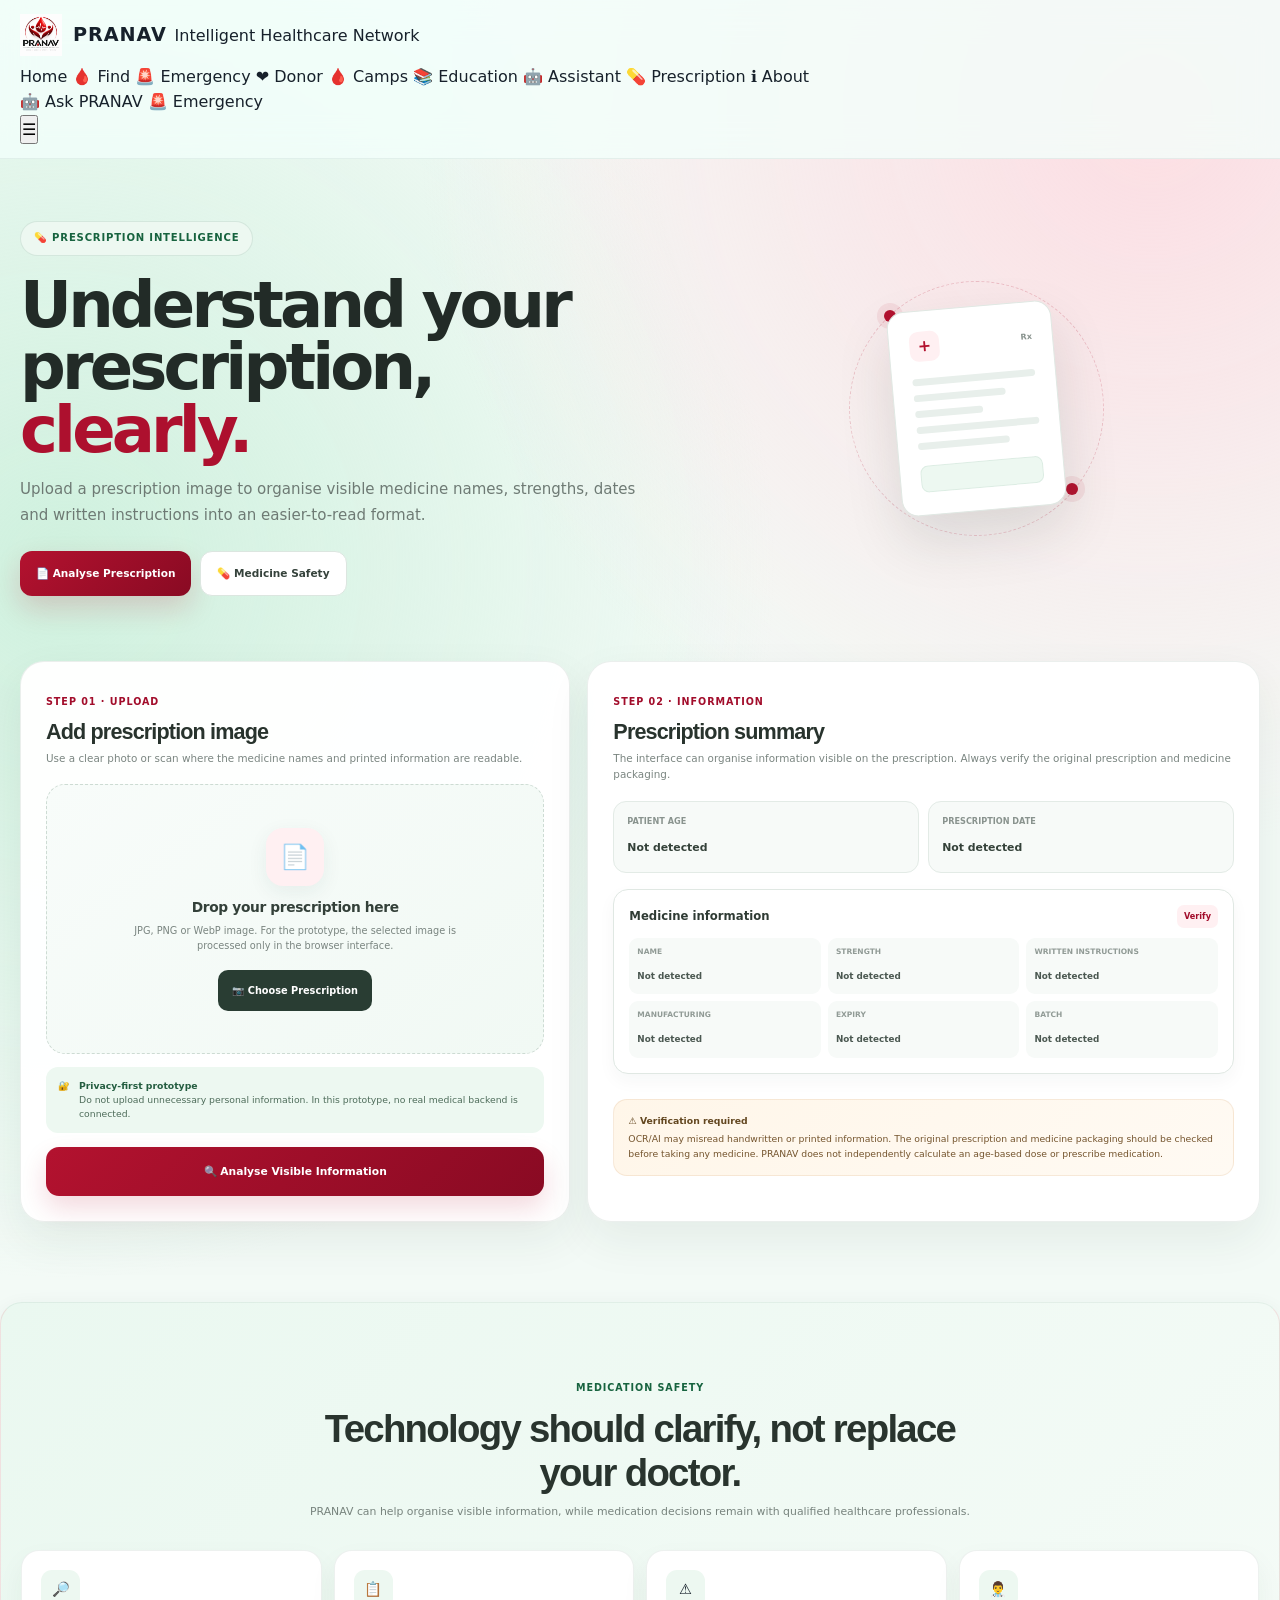
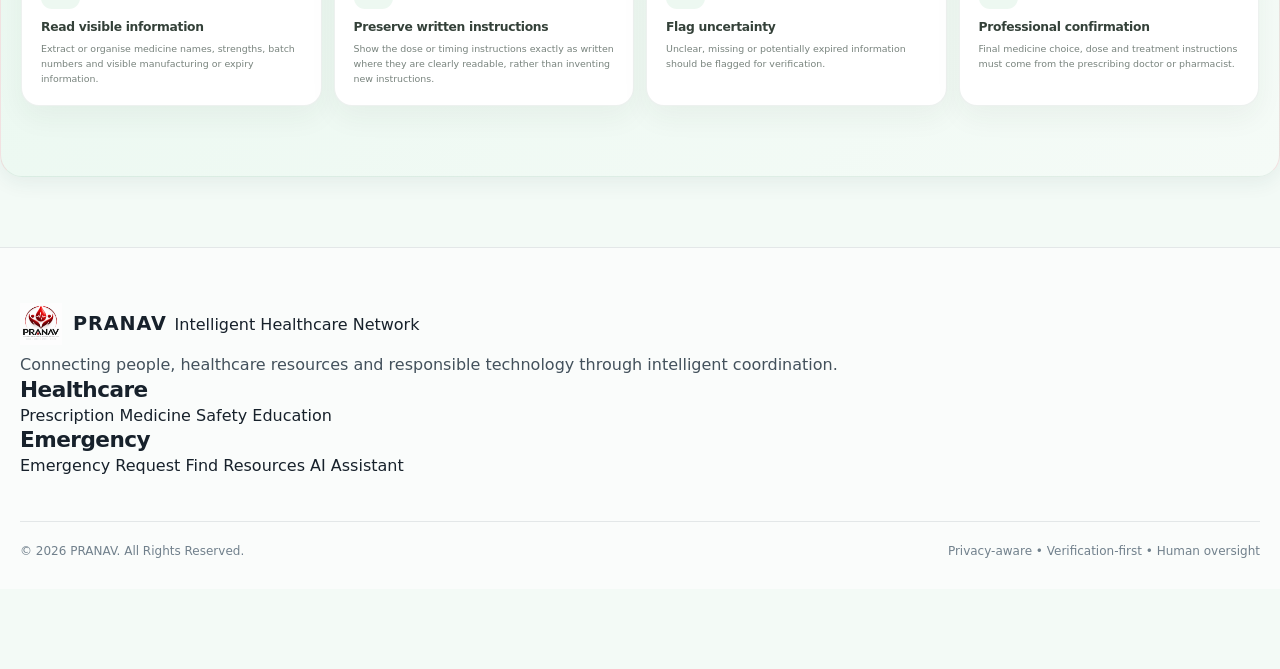
<file: prescription.html>
<!DOCTYPE html>
<html lang="en">
<head>
  <meta charset="UTF-8">

  <meta
    name="viewport"
    content="width=device-width, initial-scale=1.0"
  >

  <meta name="theme-color" content="#a80d2b">

  <meta
    name="description"
    content="PRANAV Prescription Intelligence for organising prescription and medicine information."
  >

  <title>Prescription Intelligence | PRANAV</title>

  <link
    rel="icon"
    type="image/png"
    href="pranav-logo.png"
  >

  <link
    rel="manifest"
    href="manifest.json"
  >

  <link
    rel="stylesheet"
    href="css/style.css"
  >

  <link
    rel="stylesheet"
    href="css/responsive.css"
  >

  <link
    rel="stylesheet"
    href="css/animations.css"
  >

  <link
    rel="stylesheet"
    href="css/prescription.css"
  >

  <style>

    /* =====================================================
       PRANAV PRESCRIPTION INTELLIGENCE
    ===================================================== */

    .prescription-page {

      min-height: 100vh;

      background:
        radial-gradient(
          circle at 90% 5%,
          rgba(255,214,222,.78),
          transparent 30%
        ),

        radial-gradient(
          circle at 5% 25%,
          rgba(201,239,218,.86),
          transparent 34%
        ),

        #f3faf6;
    }


    /* =====================================================
       HERO
    ===================================================== */

    .prescription-hero {

      padding: 62px 0 40px;
    }


    .prescription-hero-grid {

      display: grid;

      grid-template-columns:
        1.05fr
        .95fr;

      gap: 45px;

      align-items: center;
    }


    .prescription-badge {

      display: inline-flex;

      align-items: center;

      gap: 7px;

      padding: 8px 13px;

      border-radius: 999px;

      background: #edf8f1;

      border:
        1px solid
        rgba(35,107,72,.12);

      color: #17633f;

      font-size: .63rem;

      font-weight: 900;

      text-transform: uppercase;

      letter-spacing: .08em;
    }


    .prescription-hero h1 {

      max-width: 750px;

      margin: 18px 0 14px;

      color: #222b27;

      font-family:
        Manrope,
        Inter,
        system-ui,
        sans-serif;

      font-size:
        clamp(
          2.5rem,
          5vw,
          4.5rem
        );

      line-height: .98;

      letter-spacing: -.06em;
    }


    .prescription-hero h1 span {

      color: #ad102e;
    }


    .prescription-hero p {

      max-width: 680px;

      margin: 0;

      color: #6e7a74;

      font-size: .94rem;

      line-height: 1.75;
    }


    .prescription-actions {

      display: flex;

      flex-wrap: wrap;

      gap: 9px;

      margin-top: 23px;
    }


    .prescription-action {

      display: inline-flex;

      align-items: center;

      justify-content: center;

      min-height: 45px;

      padding: 0 16px;

      border-radius: 12px;

      text-decoration: none;

      font-size: .66rem;

      font-weight: 900;

      transition: .2s ease;
    }


    .prescription-action.primary {

      background:
        linear-gradient(
          135deg,
          #b3122f,
          #890a23
        );

      color: white;

      box-shadow:
        0 12px 28px
        rgba(179,18,47,.18);
    }


    .prescription-action.secondary {

      background: white;

      color: #35423b;

      border:
        1px solid
        #dce6e0;
    }


    .prescription-action:hover {

      transform: translateY(-2px);
    }


    /* =====================================================
       HERO VISUAL
    ===================================================== */

    .prescription-visual {

      min-height: 300px;

      position: relative;

      display: grid;

      place-items: center;
    }


    .prescription-orbit {

      position: absolute;

      width: 255px;
      height: 255px;

      border:
        1px dashed
        rgba(179,18,47,.2);

      border-radius: 50%;

      animation:
        prescriptionRotate 15s linear infinite;
    }


    .prescription-orbit::before,
    .prescription-orbit::after {

      content: "";

      position: absolute;

      width: 12px;
      height: 12px;

      border-radius: 50%;

      background: #b3122f;

      box-shadow:
        0 0 0 7px
        rgba(179,18,47,.08);
    }


    .prescription-orbit::before {

      top: 28px;
      left: 34px;
    }


    .prescription-orbit::after {

      right: 25px;
      bottom: 40px;
    }


    .prescription-document {

      position: relative;

      z-index: 2;

      width: 165px;
      min-height: 205px;

      padding: 20px;

      box-sizing: border-box;

      border-radius: 17px;

      background: white;

      border:
        1px solid
        #e0e8e3;

      box-shadow:
        0 25px 55px
        rgba(30,55,43,.13);

      transform:
        rotate(-5deg);

      animation:
        prescriptionFloat 3.5s ease-in-out infinite;
    }


    .document-top {

      display: flex;

      align-items: center;

      justify-content: space-between;

      margin-bottom: 17px;
    }


    .document-cross {

      width: 30px;
      height: 30px;

      display: grid;

      place-items: center;

      border-radius: 9px;

      background: #fff0f2;

      color: #b3122f;

      font-weight: 900;
    }


    .document-lines {

      display: grid;

      gap: 9px;
    }


    .document-line {

      height: 7px;

      border-radius: 999px;

      background: #e8efeb;
    }


    .document-line.short {

      width: 55%;
    }


    .document-line.medium {

      width: 75%;
    }


    .document-highlight {

      height: 27px;

      margin-top: 16px;

      border-radius: 8px;

      background: #edf8f1;

      border:
        1px solid
        rgba(35,107,72,.08);
    }


    @keyframes prescriptionFloat {

      0%,
      100% {
        transform:
          rotate(-5deg)
          translateY(0);
      }

      50% {
        transform:
          rotate(-5deg)
          translateY(-9px);
      }
    }


    @keyframes prescriptionRotate {

      from {
        transform: rotate(0);
      }

      to {
        transform: rotate(360deg);
      }
    }


    /* =====================================================
       MAIN WORKSPACE
    ===================================================== */

    .prescription-workspace {

      padding: 25px 0 80px;
    }


    .workspace-grid {

      display: grid;

      grid-template-columns:
        .9fr
        1.1fr;

      gap: 17px;

      align-items: stretch;
    }


    .workspace-card {

      padding: 25px;

      border-radius: 24px;

      background:
        rgba(255,255,255,.96);

      border:
        1px solid
        rgba(35,80,60,.09);

      box-shadow:
        0 18px 45px
        rgba(30,55,43,.07);
    }


    .workspace-title {

      margin-bottom: 18px;
    }


    .workspace-title span {

      color: #a20d2b;

      font-size: .6rem;

      font-weight: 900;

      text-transform: uppercase;

      letter-spacing: .1em;
    }


    .workspace-title h2 {

      margin: 7px 0 5px;

      color: #28332d;

      font-family:
        Manrope,
        Inter,
        sans-serif;

      font-size: 1.35rem;

      letter-spacing: -.04em;
    }


    .workspace-title p {

      margin: 0;

      color: #7a8580;

      font-size: .65rem;

      line-height: 1.6;
    }


    /* =====================================================
       UPLOAD AREA
    ===================================================== */

    .upload-area {

      position: relative;

      min-height: 270px;

      display: flex;

      flex-direction: column;

      align-items: center;

      justify-content: center;

      padding: 25px;

      box-sizing: border-box;

      text-align: center;

      border:
        1.5px dashed
        #cddbd3;

      border-radius: 19px;

      background:
        linear-gradient(
          145deg,
          #f8fcfa,
          #f1f9f4
        );

      transition: .2s ease;
    }


    .upload-area.dragging {

      border-color: #b3122f;

      background: #fff4f6;

      transform: scale(1.01);
    }


    .upload-icon {

      width: 58px;
      height: 58px;

      display: grid;

      place-items: center;

      margin-bottom: 14px;

      border-radius: 17px;

      background: #fff0f2;

      color: #a20d2b;

      font-size: 1.5rem;
    }


    .upload-area h3 {

      margin: 0 0 7px;

      color: #334039;

      font-size: .86rem;
    }


    .upload-area p {

      max-width: 360px;

      margin: 0 0 16px;

      color: #7a8580;

      font-size: .61rem;

      line-height: 1.6;
    }


    .upload-button {

      display: inline-flex;

      align-items: center;

      justify-content: center;

      min-height: 41px;

      padding: 0 14px;

      border-radius: 10px;

      background:
        #293d33;

      color: white;

      font-size: .61rem;

      font-weight: 900;

      cursor: pointer;
    }


    .upload-input {

      display: none;
    }


    .file-name {

      display: none;

      margin-top: 10px;

      color: #267047;

      font-size: .59rem;

      font-weight: 800;
    }


    .file-name.show {

      display: block;
    }


    /* =====================================================
       PRIVACY MESSAGE
    ===================================================== */

    .privacy-message {

      display: flex;

      gap: 9px;

      margin-top: 13px;

      padding: 12px;

      border-radius: 12px;

      background: #edf8f1;

      color: #4e6c5a;

      font-size: .58rem;

      line-height: 1.5;
    }


    .privacy-message strong {

      color: #245d40;
    }


    /* =====================================================
       ANALYSIS BUTTON
    ===================================================== */

    .analyse-button {

      width: 100%;

      min-height: 49px;

      margin-top: 14px;

      border: 0;

      border-radius: 13px;

      background:
        linear-gradient(
          135deg,
          #b3122f,
          #890a23
        );

      color: white;

      font-size: .67rem;

      font-weight: 900;

      cursor: pointer;

      box-shadow:
        0 12px 26px
        rgba(179,18,47,.16);

      transition: .2s ease;
    }


    .analyse-button:hover {

      transform: translateY(-2px);
    }


    /* =====================================================
       RESULTS
    ===================================================== */

    .result-panel {

      display: grid;

      gap: 12px;
    }


    .patient-summary {

      display: grid;

      grid-template-columns:
        repeat(2, 1fr);

      gap: 9px;
    }


    .summary-box {

      padding: 13px;

      border-radius: 13px;

      background: #f7faf8;

      border:
        1px solid
        #e3ebe6;
    }


    .summary-box span {

      display: block;

      margin-bottom: 5px;

      color: #89938e;

      font-size: .51rem;

      font-weight: 900;

      text-transform: uppercase;
    }


    .summary-box strong {

      color: #344139;

      font-size: .68rem;
    }


    .medicine-list {

      display: grid;

      gap: 10px;

      margin-top: 4px;
    }


    .medicine-item {

      padding: 15px;

      border-radius: 15px;

      background: white;

      border:
        1px solid
        #e0e8e3;

      box-shadow:
        0 7px 18px
        rgba(30,55,43,.04);
    }


    .medicine-item-header {

      display: flex;

      align-items: center;

      justify-content: space-between;

      gap: 10px;

      margin-bottom: 10px;
    }


    .medicine-name {

      color: #2f3b34;

      font-size: .73rem;

      font-weight: 900;
    }


    .medicine-strength {

      padding: 5px 7px;

      border-radius: 7px;

      background: #fff0f2;

      color: #a20d2b;

      font-size: .51rem;

      font-weight: 900;
    }


    .medicine-row {

      display: grid;

      grid-template-columns:
        1fr
        1fr
        1fr;

      gap: 7px;
    }


    .medicine-info {

      padding: 8px;

      border-radius: 9px;

      background: #f7faf8;
    }


    .medicine-info span {

      display: block;

      margin-bottom: 3px;

      color: #919b96;

      font-size: .47rem;

      text-transform: uppercase;

      font-weight: 900;
    }


    .medicine-info strong {

      color: #4b5851;

      font-size: .55rem;

      line-height: 1.35;
    }


    /* =====================================================
       VERIFICATION BADGE
    ===================================================== */

    .verification-box {

      margin-top: 13px;

      padding: 14px;

      border-radius: 14px;

      background:
        linear-gradient(
          135deg,
          #fff6e9,
          #fffaf3
        );

      border:
        1px solid
        rgba(188,119,44,.12);

      color: #74542d;

      font-size: .58rem;

      line-height: 1.55;
    }


    .verification-box strong {

      display: block;

      margin-bottom: 4px;

      color: #634720;
    }


    /* =====================================================
       SAFETY SECTION
    ===================================================== */

    .prescription-safety {

      padding: 70px 0;

      background:
        linear-gradient(
          135deg,
          #eaf8f0,
          #f5fbf7
        );

      border-top:
        1px solid
        rgba(35,107,72,.08);

      border-bottom:
        1px solid
        rgba(35,107,72,.08);
    }


    .safety-heading {

      max-width: 700px;

      margin:
        0 auto 30px;

      text-align: center;
    }


    .safety-heading span {

      color: #17633f;

      font-size: .6rem;

      font-weight: 900;

      text-transform: uppercase;

      letter-spacing: .1em;
    }


    .safety-heading h2 {

      margin: 8px 0;

      color: #29342e;

      font-family:
        Manrope,
        Inter,
        sans-serif;

      font-size:
        clamp(
          1.8rem,
          3vw,
          2.5rem
        );

      letter-spacing: -.045em;
    }


    .safety-heading p {

      margin: 0;

      color: #77837d;

      font-size: .68rem;

      line-height: 1.6;
    }


    .safety-grid {

      display: grid;

      grid-template-columns:
        repeat(4, 1fr);

      gap: 12px;
    }


    .safety-card {

      padding: 19px;

      border-radius: 18px;

      background: white;

      border:
        1px solid
        rgba(35,80,60,.08);

      box-shadow:
        0 12px 28px
        rgba(30,55,43,.05);
    }


    .safety-card-icon {

      width: 39px;
      height: 39px;

      display: grid;

      place-items: center;

      margin-bottom: 11px;

      border-radius: 11px;

      background: #edf8f1;

      font-size: .9rem;
    }


    .safety-card h3 {

      margin: 0 0 6px;

      color: #344139;

      font-size: .77rem;
    }


    .safety-card p {

      margin: 0;

      color: #78837d;

      font-size: .59rem;

      line-height: 1.6;
    }


    /* =====================================================
       RESPONSIVE
    ===================================================== */

    @media (max-width: 1000px) {

      .workspace-grid {

        grid-template-columns: 1fr;
      }


      .safety-grid {

        grid-template-columns:
          repeat(2, 1fr);
      }

    }


    @media (max-width: 850px) {

      .prescription-hero-grid {

        grid-template-columns: 1fr;
      }


      .prescription-visual {

        min-height: 250px;
      }

    }


    @media (max-width: 620px) {

      .prescription-hero {

        padding-top: 40px;
      }


      .prescription-hero h1 {

        font-size: 2.55rem;
      }


      .prescription-hero p {

        font-size: .85rem;
      }


      .prescription-visual {

        transform: scale(.84);

        margin:
          -15px 0
          -5px;
      }


      .workspace-card {

        padding: 18px;

        border-radius: 20px;
      }


      .patient-summary {

        grid-template-columns: 1fr;
      }


      .medicine-row {

        grid-template-columns: 1fr;
      }


      .safety-grid {

        grid-template-columns: 1fr;
      }

    }

  </style>
</head>


<body>

  <div class="prescription-page">


    <!-- =================================================
         HEADER
    ================================================= -->

    <header class="site-header">

      <div class="container header-inner">


        <a
          href="index.html"
          class="brand"
          aria-label="PRANAV Home"
        >

          <img
            src="pranav-logo.png"
            alt="PRANAV logo"
            width="48"
            height="48"
          >

          <span class="brand-copy">

            <span class="brand-name">
              PRANAV
            </span>

            <span class="brand-subtitle">
              Intelligent Healthcare Network
            </span>

          </span>

        </a>


        <nav
          class="main-nav"
          aria-label="Main navigation"
        >

          <a href="index.html">
            Home
          </a>

          <a href="find-blood.html">
            🩸 Find
          </a>

          <a href="emergency.html">
            🚨 Emergency
          </a>

          <a href="donor.html">
            ❤️ Donor
          </a>

          <a href="camps.html">
            🩸 Camps
          </a>

          <a href="blood-education.html">
            📚 Education
          </a>

          <a
            href="assistant.html"
          >
            🤖 Assistant
          </a>

          <a
            href="prescription.html"
            class="active"
          >
            💊 Prescription
          </a>

          <a href="about.html">
            ℹ️ About
          </a>

        </nav>


        <div class="header-actions">

          <a
            href="assistant.html"
            class="header-btn ai-btn"
          >
            🤖 Ask PRANAV
          </a>

          <a
            href="emergency.html"
            class="header-btn emergency-btn"
          >
            🚨 Emergency
          </a>

        </div>


        <button
          class="mobile-menu-btn"
          type="button"
          aria-label="Open navigation"
        >
          ☰
        </button>

      </div>

    </header>


    <!-- =================================================
         MAIN
    ================================================= -->

    <main>


      <!-- =================================================
           HERO
      ================================================= -->

      <section class="prescription-hero">

        <div class="container prescription-hero-grid">


          <div>

            <span class="prescription-badge">
              💊 Prescription Intelligence
            </span>


            <h1>
              Understand your
              prescription, <span>clearly.</span>
            </h1>


            <p>
              Upload a prescription image to organise visible
              medicine names, strengths, dates and written
              instructions into an easier-to-read format.
            </p>


            <div class="prescription-actions">

              <a
                href="#workspace"
                class="prescription-action primary"
              >
                📄 Analyse Prescription
              </a>

              <a
                href="medicine.html"
                class="prescription-action secondary"
              >
                💊 Medicine Safety
              </a>

            </div>

          </div>


          <div
            class="prescription-visual"
            aria-hidden="true"
          >

            <div class="prescription-orbit"></div>


            <div class="prescription-document">

              <div class="document-top">

                <div class="document-cross">
                  +
                </div>

                <span
                  style="
                    color:#89938e;
                    font-size:.5rem;
                    font-weight:900;
                  "
                >
                  Rx
                </span>

              </div>


              <div class="document-lines">

                <div class="document-line"></div>

                <div class="document-line medium"></div>

                <div class="document-line short"></div>

                <div class="document-line"></div>

                <div class="document-line medium"></div>

              </div>


              <div class="document-highlight"></div>

            </div>

          </div>


        </div>

      </section>


      <!-- =================================================
           WORKSPACE
      ================================================= -->

      <section
        class="prescription-workspace"
        id="workspace"
      >

        <div class="container workspace-grid">


          <!-- =================================================
               UPLOAD CARD
          ================================================= -->

          <section class="workspace-card">

            <div class="workspace-title">

              <span>
                Step 01 · Upload
              </span>

              <h2>
                Add prescription image
              </h2>

              <p>
                Use a clear photo or scan where the medicine
                names and printed information are readable.
              </p>

            </div>


            <div
              id="uploadArea"
              class="upload-area"
            >

              <div class="upload-icon">
                📄
              </div>


              <h3>
                Drop your prescription here
              </h3>


              <p>
                JPG, PNG or WebP image. For the prototype,
                the selected image is processed only in the
                browser interface.
              </p>


              <label
                for="prescriptionFile"
                class="upload-button"
              >
                📷 Choose Prescription
              </label>


              <input
                id="prescriptionFile"
                class="upload-input"
                type="file"
                accept="image/png,image/jpeg,image/webp"
              >


              <div
                id="fileName"
                class="file-name"
              ></div>

            </div>


            <div class="privacy-message">

              <span>
                🔐
              </span>

              <div>

                <strong>
                  Privacy-first prototype
                </strong>

                <br>

                Do not upload unnecessary personal information.
                In this prototype, no real medical backend is
                connected.

              </div>

            </div>


            <button
              id="analyseButton"
              class="analyse-button"
              type="button"
            >
              🔍 Analyse Visible Information
            </button>

          </section>


          <!-- =================================================
               RESULT CARD
          ================================================= -->

          <section class="workspace-card">

            <div class="workspace-title">

              <span>
                Step 02 · Information
              </span>

              <h2>
                Prescription summary
              </h2>

              <p>
                The interface can organise information visible
                on the prescription. Always verify the original
                prescription and medicine packaging.
              </p>

            </div>


            <div
              id="resultPanel"
              class="result-panel"
            >


              <!-- PATIENT SUMMARY -->

              <div class="patient-summary">


                <div class="summary-box">

                  <span>
                    Patient Age
                  </span>

                  <strong id="patientAge">
                    Not detected
                  </strong>

                </div>


                <div class="summary-box">

                  <span>
                    Prescription Date
                  </span>

                  <strong id="prescriptionDate">
                    Not detected
                  </strong>

                </div>


              </div>


              <!-- MEDICINES -->

              <div class="medicine-list">


                <article class="medicine-item">

                  <div class="medicine-item-header">

                    <span class="medicine-name">
                      Medicine information
                    </span>

                    <span class="medicine-strength">
                      Verify
                    </span>

                  </div>


                  <div class="medicine-row">


                    <div class="medicine-info">

                      <span>
                        Name
                      </span>

                      <strong id="medicineName">
                        Not detected
                      </strong>

                    </div>


                    <div class="medicine-info">

                      <span>
                        Strength
                      </span>

                      <strong id="medicineStrength">
                        Not detected
                      </strong>

                    </div>


                    <div class="medicine-info">

                      <span>
                        Written Instructions
                      </span>

                      <strong id="medicineInstruction">
                        Not detected
                      </strong>

                    </div>


                  </div>


                  <div
                    class="medicine-row"
                    style="margin-top:7px;"
                  >


                    <div class="medicine-info">

                      <span>
                        Manufacturing
                      </span>

                      <strong id="medicineMfg">
                        Not detected
                      </strong>

                    </div>


                    <div class="medicine-info">

                      <span>
                        Expiry
                      </span>

                      <strong id="medicineExpiry">
                        Not detected
                      </strong>

                    </div>


                    <div class="medicine-info">

                      <span>
                        Batch
                      </span>

                      <strong id="medicineBatch">
                        Not detected
                      </strong>

                    </div>


                  </div>

                </article>


              </div>


              <!-- VERIFICATION -->

              <div class="verification-box">

                <strong>
                  ⚠️ Verification required
                </strong>

                OCR/AI may misread handwritten or printed
                information. The original prescription and
                medicine packaging should be checked before
                taking any medicine.

                PRANAV does not independently calculate an
                age-based dose or prescribe medication.

              </div>


            </div>

          </section>


        </div>

      </section>


      <!-- =================================================
           SAFETY
      ================================================= -->

      <section class="prescription-safety">

        <div class="container">


          <div class="safety-heading">

            <span>
              Medication safety
            </span>

            <h2>
              Technology should clarify,
              not replace your doctor.
            </h2>

            <p>
              PRANAV can help organise visible information,
              while medication decisions remain with qualified
              healthcare professionals.
            </p>

          </div>


          <div class="safety-grid">


            <article class="safety-card">

              <div class="safety-card-icon">
                🔎
              </div>

              <h3>
                Read visible information
              </h3>

              <p>
                Extract or organise medicine names, strengths,
                batch numbers and visible manufacturing or
                expiry information.
              </p>

            </article>


            <article class="safety-card">

              <div class="safety-card-icon">
                📋
              </div>

              <h3>
                Preserve written instructions
              </h3>

              <p>
                Show the dose or timing instructions exactly
                as written where they are clearly readable,
                rather than inventing new instructions.
              </p>

            </article>


            <article class="safety-card">

              <div class="safety-card-icon">
                ⚠️
              </div>

              <h3>
                Flag uncertainty
              </h3>

              <p>
                Unclear, missing or potentially expired
                information should be flagged for verification.
              </p>

            </article>


            <article class="safety-card">

              <div class="safety-card-icon">
                👨‍⚕️
              </div>

              <h3>
                Professional confirmation
              </h3>

              <p>
                Final medicine choice, dose and treatment
                instructions must come from the prescribing
                doctor or pharmacist.
              </p>

            </article>


          </div>

        </div>

      </section>


    </main>


    <!-- =================================================
         FOOTER
    ================================================= -->

    <footer class="site-footer">

      <div class="container footer-inner">


        <div class="footer-brand">

          <a
            href="index.html"
            class="brand"
          >

            <img
              src="pranav-logo.png"
              alt="PRANAV logo"
              width="48"
              height="48"
            >

            <span class="brand-copy">

              <span class="brand-name">
                PRANAV
              </span>

              <span class="brand-subtitle">
                Intelligent Healthcare Network
              </span>

            </span>

          </a>


          <p>
            Connecting people, healthcare resources and
            responsible technology through intelligent
            coordination.
          </p>

        </div>


        <div class="footer-column">

          <h3>
            Healthcare
          </h3>

          <a href="prescription.html">
            Prescription
          </a>

          <a href="medicine.html">
            Medicine Safety
          </a>

          <a href="blood-education.html">
            Education
          </a>

        </div>


        <div class="footer-column">

          <h3>
            Emergency
          </h3>

          <a href="emergency.html">
            Emergency Request
          </a>

          <a href="find-blood.html">
            Find Resources
          </a>

          <a href="assistant.html">
            AI Assistant
          </a>

        </div>


      </div>


      <div class="container footer-bottom">

        <span>
          © 2026 PRANAV. All Rights Reserved.
        </span>

        <span>
          Privacy-aware • Verification-first • Human oversight
        </span>

      </div>

    </footer>


    <!-- =================================================
         MOBILE NAV
    ================================================= -->

    <nav
      class="mobile-bottom-nav"
      aria-label="Mobile navigation"
    >

      <a href="index.html">

        <span>
          ⌂
        </span>

        Home

      </a>


      <a href="find-blood.html">

        <span>
          🔎
        </span>

        Find

      </a>


      <a
        href="emergency.html"
        class="emergency"
      >

        <span>
          🚨
        </span>

        Emergency

      </a>


      <a href="assistant.html">

        <span>
          🤖
        </span>

        Assistant

      </a>


      <a href="about.html">

        <span>
          ℹ️
        </span>

        About

      </a>

    </nav>

  </div>


  <!-- =====================================================
       PRESCRIPTION SCRIPT
  ===================================================== -->

  <script>

    "use strict";


    const prescriptionFile =
      document.getElementById(
        "prescriptionFile"
      );


    const uploadArea =
      document.getElementById(
        "uploadArea"
      );


    const fileName =
      document.getElementById(
        "fileName"
      );


    const analyseButton =
      document.getElementById(
        "analyseButton"
      );


    const patientAge =
      document.getElementById(
        "patientAge"
      );


    const prescriptionDate =
      document.getElementById(
        "prescriptionDate"
      );


    const medicineName =
      document.getElementById(
        "medicineName"
      );


    const medicineStrength =
      document.getElementById(
        "medicineStrength"
      );


    const medicineInstruction =
      document.getElementById(
        "medicineInstruction"
      );


    const medicineMfg =
      document.getElementById(
        "medicineMfg"
      );


    const medicineExpiry =
      document.getElementById(
        "medicineExpiry"
      );


    const medicineBatch =
      document.getElementById(
        "medicineBatch"
      );


    let selectedFile = null;


    /* =====================================================
       FILE SELECTION
    ===================================================== */

    prescriptionFile.addEventListener(
      "change",
      function () {

        const file =
          prescriptionFile.files[0];


        if (!file) {

          return;

        }


        selectedFile =
          file;


        fileName.textContent =
          "Selected: " +
          file.name;


        fileName.classList.add(
          "show"
        );

      }
    );


    /* =====================================================
       DRAG AND DROP
    ===================================================== */

    uploadArea.addEventListener(
      "dragover",
      function (event) {

        event.preventDefault();

        uploadArea.classList.add(
          "dragging"
        );

      }
    );


    uploadArea.addEventListener(
      "dragleave",
      function () {

        uploadArea.classList.remove(
          "dragging"
        );

      }
    );


    uploadArea.addEventListener(
      "drop",
      function (event) {

        event.preventDefault();

        uploadArea.classList.remove(
          "dragging"
        );


        const file =
          event.dataTransfer.files[0];


        if (!file) {

          return;

        }


        if (
          !file.type.startsWith(
            "image/"
          )
        ) {

          alert(
            "Please select a valid prescription image."
          );

          return;

        }


        selectedFile =
          file;


        fileName.textContent =
          "Selected: " +
          file.name;


        fileName.classList.add(
          "show"
        );

      }
    );


    /* =====================================================
       PROTOTYPE ANALYSIS
    ===================================================== */

    analyseButton.addEventListener(
      "click",
      function () {

        if (!selectedFile) {

          alert(
            "Please choose a prescription image first."
          );

          return;

        }


        /*
          This prototype does not pretend to perform
          real OCR without an OCR/backend service.

          It only demonstrates the information architecture.
        */


        patientAge.textContent =
          "Needs verification";


        prescriptionDate.textContent =
          "Needs verification";


        medicineName.textContent =
          "Visible medicine name";


        medicineStrength.textContent =
          "Visible strength";


        medicineInstruction.textContent =
          "As written on prescription";


        medicineMfg.textContent =
          "Check packaging";


        medicineExpiry.textContent =
          "Check packaging";


        medicineBatch.textContent =
          "Check packaging";


        analyseButton.textContent =
          "✓ Information Review Ready";


        analyseButton.style.background =
          "#28734b";


        setTimeout(
          function () {

            analyseButton.textContent =
              "🔍 Analyse Visible Information";


            analyseButton.style.background =
              "";

          },
          2500
        );

      }
    );

  </script>


  <!-- =================================================
       APPLICATION SCRIPTS
  ================================================= -->

  <script
    src="js/app.js"
    defer
  ></script>

  <script
    src="js/prescription.js"
    defer
  ></script>

  <script
    src="js/animations.js"
    defer
  ></script>

  <script
    src="js/accessibility.js"
    defer
  ></script>

  <script
    src="js/loader.js"
    defer
  ></script>


  <!-- =================================================
       SERVICE WORKER
  ================================================= -->

  <script>

    if (
      "serviceWorker" in navigator
    ) {

      window.addEventListener(
        "load",
        function () {

          navigator.serviceWorker
            .register("./sw.js")
            .catch(
              function () {
                /* Non-blocking failure */
              }
            );

        }
      );

    }

  </script>

</body>
</html>
</file>
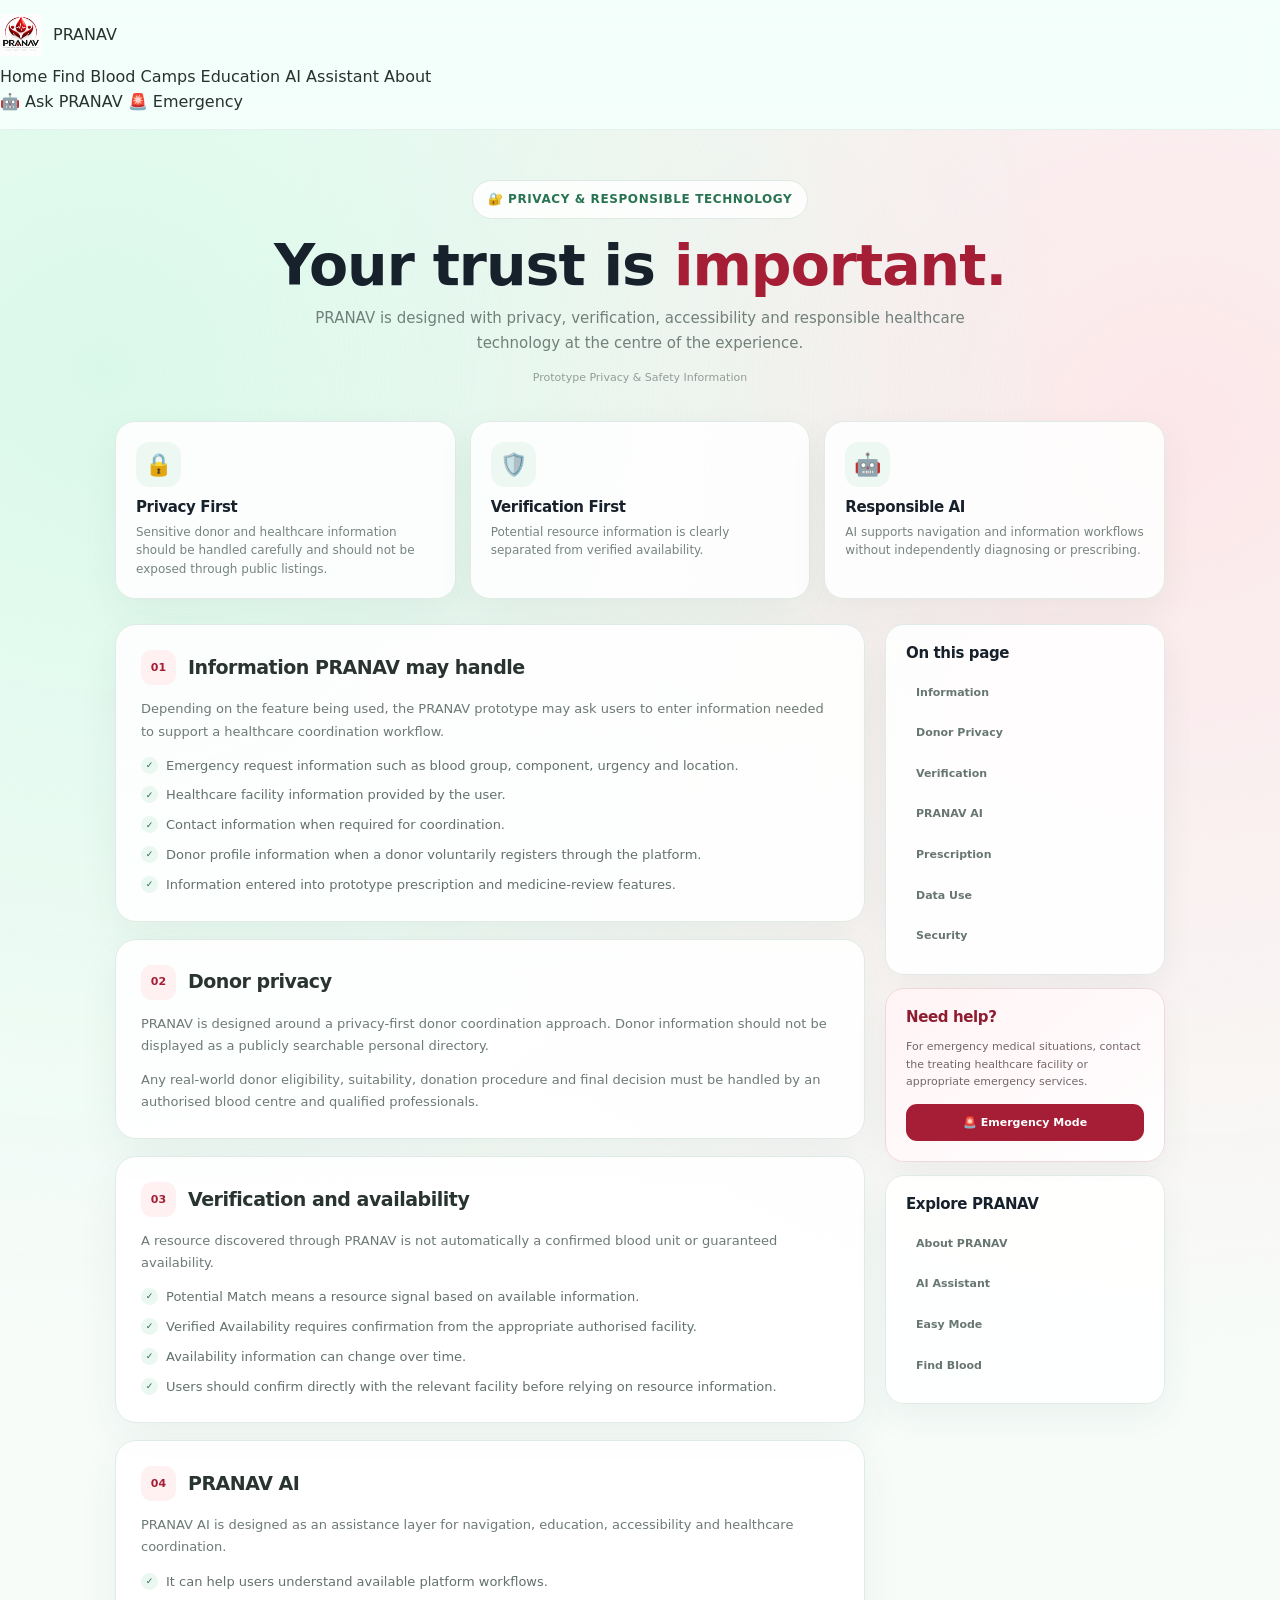
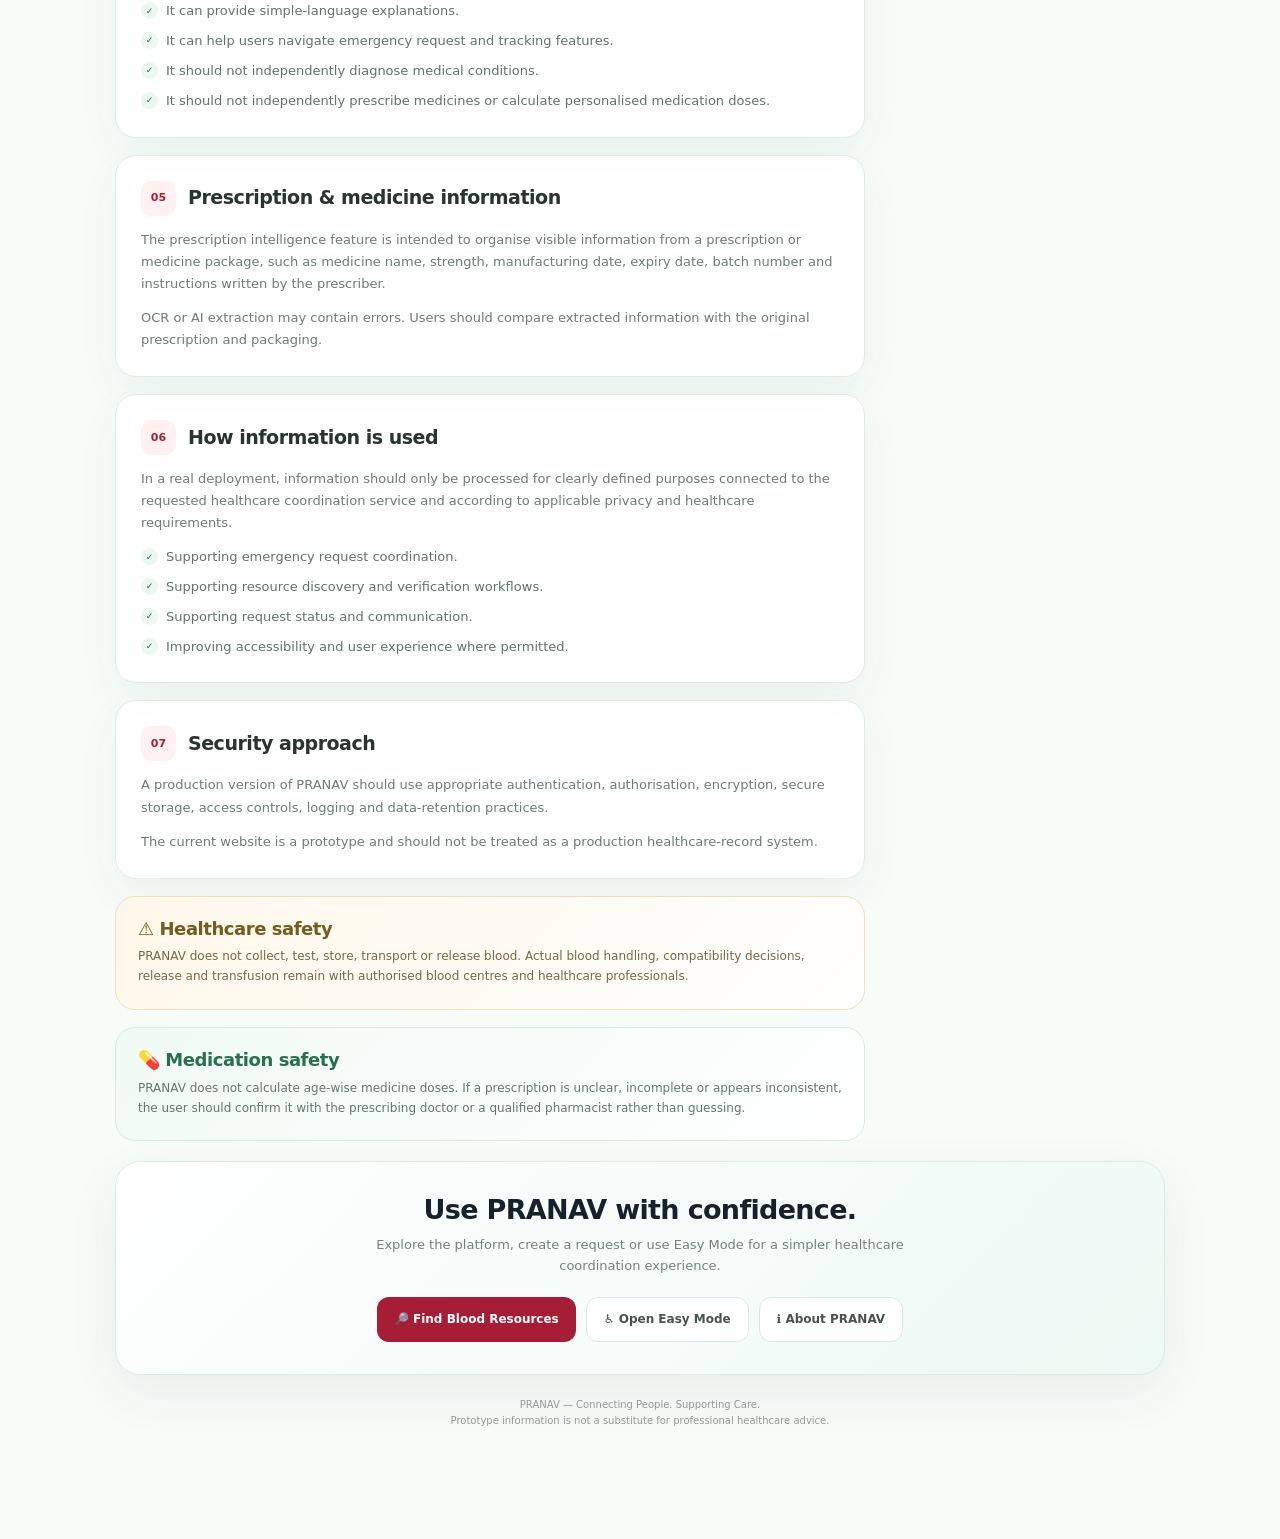
<file: privacy.html>
<!DOCTYPE html>
<html lang="en">
<head>
  <meta charset="UTF-8">
  <meta
    name="viewport"
    content="width=device-width, initial-scale=1.0"
  >

  <title>Privacy & Safety | PRANAV</title>

  <meta
    name="description"
    content="PRANAV privacy, safety, verification and responsible technology principles."
  >

  <link rel="icon" href="pranav-logo.png">
  <link rel="manifest" href="manifest.json">

  <link rel="stylesheet" href="css/style.css">
  <link rel="stylesheet" href="css/responsive.css">
  <link rel="stylesheet" href="css/animations.css">

  <style>

    * {
      box-sizing: border-box;
    }

    body {
      margin: 0;
      background: #f7fcf9;
      color: #27322f;
    }

    .privacy-page {
      min-height: 100vh;

      padding: 50px 18px 110px;

      background:
        radial-gradient(
          circle at 8% 8%,
          rgba(209, 248, 230, .75),
          transparent 32%
        ),
        radial-gradient(
          circle at 92% 10%,
          rgba(255, 220, 226, .65),
          transparent 32%
        ),
        #f7fcf9;
    }

    .privacy-container {
      width: min(1050px, 100%);
      margin: auto;
    }

    /* HERO */

    .privacy-hero {
      text-align: center;
      margin-bottom: 35px;
    }

    .privacy-badge {
      display: inline-flex;
      align-items: center;
      gap: 8px;

      padding: 9px 15px;

      border-radius: 50px;

      background: rgba(255,255,255,.85);
      border: 1px solid #dfeae5;

      color: #287452;

      font-size: 12px;
      font-weight: 900;
      letter-spacing: .6px;
      text-transform: uppercase;
    }

    .privacy-hero h1 {
      margin: 17px 0 10px;

      font-size: clamp(35px, 5vw, 57px);
      line-height: 1.05;
      letter-spacing: -1px;
    }

    .privacy-hero h1 span {
      color: #a51e36;
    }

    .privacy-hero p {
      max-width: 700px;

      margin: auto;

      color: #71807b;

      font-size: 15px;
      line-height: 1.7;
    }

    .updated-note {
      margin-top: 12px;

      color: #929d99;

      font-size: 11px;
    }

    /* QUICK PRINCIPLES */

    .privacy-highlights {
      display: grid;

      grid-template-columns: repeat(3, 1fr);

      gap: 14px;

      margin-bottom: 25px;
    }

    .highlight {
      padding: 20px;

      border-radius: 20px;

      background: rgba(255,255,255,.88);

      border: 1px solid #e0ebe6;

      box-shadow:
        0 14px 38px rgba(30,60,48,.06);
    }

    .highlight-icon {
      width: 45px;
      height: 45px;

      display: grid;
      place-items: center;

      margin-bottom: 12px;

      border-radius: 14px;

      background: #edf8f3;

      font-size: 22px;
    }

    .highlight h3 {
      margin: 0 0 6px;

      font-size: 15px;
    }

    .highlight p {
      margin: 0;

      color: #77847f;

      font-size: 12px;
      line-height: 1.55;
    }

    /* CONTENT */

    .privacy-content {
      display: grid;

      grid-template-columns: 1fr 280px;

      gap: 20px;

      align-items: start;
    }

    .privacy-main {
      display: grid;
      gap: 17px;
    }

    .privacy-section {
      padding: 25px;

      border-radius: 21px;

      background: rgba(255,255,255,.9);

      border: 1px solid #e0ebe6;

      box-shadow:
        0 14px 40px rgba(30,60,48,.06);
    }

    .section-title {
      display: flex;
      align-items: center;
      gap: 12px;

      margin-bottom: 13px;
    }

    .section-number {
      width: 35px;
      height: 35px;

      display: grid;
      place-items: center;

      flex-shrink: 0;

      border-radius: 11px;

      background: #fff0f2;

      color: #a51e36;

      font-size: 11px;
      font-weight: 900;
    }

    .privacy-section h2 {
      margin: 0;

      color: #29332f;

      font-size: 19px;
    }

    .privacy-section p {
      margin: 0 0 12px;

      color: #6d7a75;

      font-size: 13px;
      line-height: 1.7;
    }

    .privacy-section p:last-child {
      margin-bottom: 0;
    }

    /* LIST */

    .privacy-list {
      display: grid;

      gap: 9px;

      margin: 13px 0 0;
      padding: 0;

      list-style: none;
    }

    .privacy-list li {
      position: relative;

      padding-left: 25px;

      color: #63716c;

      font-size: 13px;
      line-height: 1.6;
    }

    .privacy-list li::before {
      content: "✓";

      position: absolute;

      left: 0;
      top: 1px;

      width: 17px;
      height: 17px;

      display: grid;
      place-items: center;

      border-radius: 50%;

      background: #eaf8f1;

      color: #27704f;

      font-size: 9px;
      font-weight: 900;
    }

    /* SIDEBAR */

    .privacy-sidebar {
      position: sticky;
      top: 20px;

      display: grid;
      gap: 13px;
    }

    .side-card {
      padding: 20px;

      border-radius: 19px;

      background: rgba(255,255,255,.88);

      border: 1px solid #e0ebe6;

      box-shadow:
        0 12px 35px rgba(30,60,48,.06);
    }

    .side-card h3 {
      margin: 0 0 12px;

      font-size: 15px;
    }

    .side-nav {
      display: grid;
      gap: 5px;
    }

    .side-nav a {
      padding: 9px 10px;

      border-radius: 9px;

      text-decoration: none;

      color: #687671;

      font-size: 11px;
      font-weight: 700;
    }

    .side-nav a:hover {
      background: #f0f8f4;
      color: #287452;
    }

    .contact-card {
      background:
        linear-gradient(
          145deg,
          #fff3f5,
          #ffffff
        );

      border-color: #efd8dd;
    }

    .contact-card h3 {
      color: #8f1d31;
    }

    .contact-card p {
      margin: 0;

      color: #74676a;

      font-size: 11px;
      line-height: 1.6;
    }

    .contact-button {
      display: flex;
      align-items: center;
      justify-content: center;

      margin-top: 13px;

      padding: 10px;

      border-radius: 11px;

      background: #a51e36;
      color: white;

      text-decoration: none;

      font-size: 11px;
      font-weight: 900;
    }

    /* SAFETY BOX */

    .safety-box {
      padding: 22px;

      border-radius: 20px;

      background:
        linear-gradient(
          135deg,
          #fff7e9,
          #ffffff
        );

      border: 1px solid #efdfbc;
    }

    .safety-box h2 {
      margin: 0 0 8px;

      color: #765b1e;

      font-size: 18px;
    }

    .safety-box p {
      margin: 0;

      color: #766748;

      font-size: 12px;
      line-height: 1.65;
    }

    /* MEDICINE SAFETY */

    .medicine-box {
      padding: 22px;

      border-radius: 20px;

      background:
        linear-gradient(
          135deg,
          #f0faf5,
          #ffffff
        );

      border: 1px solid #d8ebe1;
    }

    .medicine-box h2 {
      margin: 0 0 8px;

      color: #26704e;

      font-size: 18px;
    }

    .medicine-box p {
      margin: 0;

      color: #65756e;

      font-size: 12px;
      line-height: 1.65;
    }

    /* CTA */

    .privacy-cta {
      margin-top: 20px;

      padding: 32px 25px;

      text-align: center;

      border-radius: 25px;

      background:
        linear-gradient(
          135deg,
          #ffffff,
          #edf9f4
        );

      border: 1px solid #dceae4;

      box-shadow:
        0 18px 50px rgba(30,60,48,.07);
    }

    .privacy-cta h2 {
      margin: 0;

      font-size: 27px;
    }

    .privacy-cta p {
      max-width: 600px;

      margin: 10px auto 20px;

      color: #73817c;

      font-size: 13px;
      line-height: 1.6;
    }

    .cta-actions {
      display: flex;

      justify-content: center;
      flex-wrap: wrap;

      gap: 10px;
    }

    .cta-button {
      display: inline-flex;
      align-items: center;
      justify-content: center;

      padding: 12px 17px;

      border-radius: 12px;

      text-decoration: none;

      font-size: 12px;
      font-weight: 900;
    }

    .cta-primary {
      background: #a51e36;
      color: white;
    }

    .cta-secondary {
      background: white;

      border: 1px solid #dce7e2;

      color: #46534e;
    }

    .footer-note {
      margin-top: 22px;

      text-align: center;

      color: #8e9995;

      font-size: 10px;
    }

    /* RESPONSIVE */

    @media (max-width: 850px) {

      .privacy-content {
        grid-template-columns: 1fr;
      }

      .privacy-sidebar {
        position: static;

        order: -1;
      }

      .privacy-highlights {
        grid-template-columns: 1fr;
      }

      .side-nav {
        grid-template-columns: repeat(2, 1fr);
      }
    }

    @media (max-width: 550px) {

      .privacy-page {
        padding: 32px 14px 105px;
      }

      .privacy-section,
      .safety-box,
      .medicine-box {
        padding: 19px;
      }

      .side-nav {
        grid-template-columns: 1fr;
      }

      .privacy-cta {
        padding: 28px 18px;
      }
    }

  </style>
</head>


<body>


  <!-- HEADER -->

  <header class="site-header">

    <div class="nav-container">

      <a
        href="index.html"
        class="brand"
      >

        <img
          src="pranav-logo.png"
          alt="PRANAV Logo"
        >

        <span>
          PRANAV
        </span>

      </a>


      <nav class="desktop-nav">

        <a href="index.html">
          Home
        </a>

        <a href="find-blood.html">
          Find Blood
        </a>

        <a href="camps.html">
          Camps
        </a>

        <a href="blood-education.html">
          Education
        </a>

        <a href="assistant.html">
          AI Assistant
        </a>

        <a href="about.html">
          About
        </a>

      </nav>


      <div class="header-actions">

        <a
          href="assistant.html"
          class="ai-btn"
        >
          🤖 Ask PRANAV
        </a>

        <a
          href="emergency.html"
          class="emergency-btn"
        >
          🚨 Emergency
        </a>

      </div>

    </div>

  </header>


  <main class="privacy-page">

    <div class="privacy-container">


      <!-- HERO -->

      <section class="privacy-hero">

        <div class="privacy-badge">
          🔐 Privacy & Responsible Technology
        </div>

        <h1>
          Your trust is
          <span>important.</span>
        </h1>

        <p>
          PRANAV is designed with privacy, verification, accessibility
          and responsible healthcare technology at the centre of the
          experience.
        </p>

        <div class="updated-note">
          Prototype Privacy & Safety Information
        </div>

      </section>


      <!-- HIGHLIGHTS -->

      <section class="privacy-highlights">


        <article class="highlight">

          <div class="highlight-icon">
            🔒
          </div>

          <h3>
            Privacy First
          </h3>

          <p>
            Sensitive donor and healthcare information should be handled
            carefully and should not be exposed through public listings.
          </p>

        </article>


        <article class="highlight">

          <div class="highlight-icon">
            🛡️
          </div>

          <h3>
            Verification First
          </h3>

          <p>
            Potential resource information is clearly separated from
            verified availability.
          </p>

        </article>


        <article class="highlight">

          <div class="highlight-icon">
            🤖
          </div>

          <h3>
            Responsible AI
          </h3>

          <p>
            AI supports navigation and information workflows without
            independently diagnosing or prescribing.
          </p>

        </article>

      </section>


      <div class="privacy-content">


        <!-- MAIN -->

        <div class="privacy-main">


          <!-- 01 -->

          <section
            class="privacy-section"
            id="information"
          >

            <div class="section-title">

              <div class="section-number">
                01
              </div>

              <h2>
                Information PRANAV may handle
              </h2>

            </div>

            <p>
              Depending on the feature being used, the PRANAV prototype
              may ask users to enter information needed to support a
              healthcare coordination workflow.
            </p>

            <ul class="privacy-list">

              <li>
                Emergency request information such as blood group,
                component, urgency and location.
              </li>

              <li>
                Healthcare facility information provided by the user.
              </li>

              <li>
                Contact information when required for coordination.
              </li>

              <li>
                Donor profile information when a donor voluntarily
                registers through the platform.
              </li>

              <li>
                Information entered into prototype prescription and
                medicine-review features.
              </li>

            </ul>

          </section>


          <!-- 02 -->

          <section
            class="privacy-section"
            id="donor"
          >

            <div class="section-title">

              <div class="section-number">
                02
              </div>

              <h2>
                Donor privacy
              </h2>

            </div>

            <p>
              PRANAV is designed around a privacy-first donor coordination
              approach. Donor information should not be displayed as a
              publicly searchable personal directory.
            </p>

            <p>
              Any real-world donor eligibility, suitability, donation
              procedure and final decision must be handled by an
              authorised blood centre and qualified professionals.
            </p>

          </section>


          <!-- 03 -->

          <section
            class="privacy-section"
            id="verification"
          >

            <div class="section-title">

              <div class="section-number">
                03
              </div>

              <h2>
                Verification and availability
              </h2>

            </div>

            <p>
              A resource discovered through PRANAV is not automatically
              a confirmed blood unit or guaranteed availability.
            </p>

            <ul class="privacy-list">

              <li>
                Potential Match means a resource signal based on available
                information.
              </li>

              <li>
                Verified Availability requires confirmation from the
                appropriate authorised facility.
              </li>

              <li>
                Availability information can change over time.
              </li>

              <li>
                Users should confirm directly with the relevant facility
                before relying on resource information.
              </li>

            </ul>

          </section>


          <!-- 04 -->

          <section
            class="privacy-section"
            id="ai"
          >

            <div class="section-title">

              <div class="section-number">
                04
              </div>

              <h2>
                PRANAV AI
              </h2>

            </div>

            <p>
              PRANAV AI is designed as an assistance layer for navigation,
              education, accessibility and healthcare coordination.
            </p>

            <ul class="privacy-list">

              <li>
                It can help users understand available platform workflows.
              </li>

              <li>
                It can provide simple-language explanations.
              </li>

              <li>
                It can help users navigate emergency request and tracking
                features.
              </li>

              <li>
                It should not independently diagnose medical conditions.
              </li>

              <li>
                It should not independently prescribe medicines or calculate
                personalised medication doses.
              </li>

            </ul>

          </section>


          <!-- 05 -->

          <section
            class="privacy-section"
            id="prescription"
          >

            <div class="section-title">

              <div class="section-number">
                05
              </div>

              <h2>
                Prescription & medicine information
              </h2>

            </div>

            <p>
              The prescription intelligence feature is intended to organise
              visible information from a prescription or medicine package,
              such as medicine name, strength, manufacturing date, expiry
              date, batch number and instructions written by the prescriber.
            </p>

            <p>
              OCR or AI extraction may contain errors. Users should compare
              extracted information with the original prescription and
              packaging.
            </p>

          </section>


          <!-- 06 -->

          <section
            class="privacy-section"
            id="data-use"
          >

            <div class="section-title">

              <div class="section-number">
                06
              </div>

              <h2>
                How information is used
              </h2>

            </div>

            <p>
              In a real deployment, information should only be processed
              for clearly defined purposes connected to the requested
              healthcare coordination service and according to applicable
              privacy and healthcare requirements.
            </p>

            <ul class="privacy-list">

              <li>
                Supporting emergency request coordination.
              </li>

              <li>
                Supporting resource discovery and verification workflows.
              </li>

              <li>
                Supporting request status and communication.
              </li>

              <li>
                Improving accessibility and user experience where permitted.
              </li>

            </ul>

          </section>


          <!-- 07 -->

          <section
            class="privacy-section"
            id="security"
          >

            <div class="section-title">

              <div class="section-number">
                07
              </div>

              <h2>
                Security approach
              </h2>

            </div>

            <p>
              A production version of PRANAV should use appropriate
              authentication, authorisation, encryption, secure storage,
              access controls, logging and data-retention practices.
            </p>

            <p>
              The current website is a prototype and should not be treated
              as a production healthcare-record system.
            </p>

          </section>


          <!-- SAFETY -->

          <section class="safety-box">

            <h2>
              ⚠️ Healthcare safety
            </h2>

            <p>
              PRANAV does not collect, test, store, transport or release
              blood. Actual blood handling, compatibility decisions,
              release and transfusion remain with authorised blood centres
              and healthcare professionals.
            </p>

          </section>


          <!-- MEDICINE -->

          <section class="medicine-box">

            <h2>
              💊 Medication safety
            </h2>

            <p>
              PRANAV does not calculate age-wise medicine doses.
              If a prescription is unclear, incomplete or appears
              inconsistent, the user should confirm it with the prescribing
              doctor or a qualified pharmacist rather than guessing.
            </p>

          </section>


        </div>


        <!-- SIDEBAR -->

        <aside class="privacy-sidebar">


          <div class="side-card">

            <h3>
              On this page
            </h3>

            <nav class="side-nav">

              <a href="#information">
                Information
              </a>

              <a href="#donor">
                Donor Privacy
              </a>

              <a href="#verification">
                Verification
              </a>

              <a href="#ai">
                PRANAV AI
              </a>

              <a href="#prescription">
                Prescription
              </a>

              <a href="#data-use">
                Data Use
              </a>

              <a href="#security">
                Security
              </a>

            </nav>

          </div>


          <div class="side-card contact-card">

            <h3>
              Need help?
            </h3>

            <p>
              For emergency medical situations, contact the treating
              healthcare facility or appropriate emergency services.
            </p>

            <a
              href="emergency.html"
              class="contact-button"
            >
              🚨 Emergency Mode
            </a>

          </div>


          <div class="side-card">

            <h3>
              Explore PRANAV
            </h3>

            <nav class="side-nav">

              <a href="about.html">
                About PRANAV
              </a>

              <a href="assistant.html">
                AI Assistant
              </a>

              <a href="easy-mode.html">
                Easy Mode
              </a>

              <a href="find-blood.html">
                Find Blood
              </a>

            </nav>

          </div>

        </aside>


      </div>


      <!-- CTA -->

      <section class="privacy-cta">

        <h2>
          Use PRANAV with confidence.
        </h2>

        <p>
          Explore the platform, create a request or use Easy Mode
          for a simpler healthcare coordination experience.
        </p>

        <div class="cta-actions">

          <a
            href="find-blood.html"
            class="cta-button cta-primary"
          >
            🔎 Find Blood Resources
          </a>

          <a
            href="easy-mode.html"
            class="cta-button cta-secondary"
          >
            ♿ Open Easy Mode
          </a>

          <a
            href="about.html"
            class="cta-button cta-secondary"
          >
            ℹ️ About PRANAV
          </a>

        </div>

      </section>


      <div class="footer-note">

        PRANAV — Connecting People. Supporting Care.

        <br>

        Prototype information is not a substitute for professional
        healthcare advice.

      </div>

    </div>

  </main>


  <!-- MOBILE NAV -->

  <nav class="mobile-bottom-nav">

    <a href="index.html">
      <span>⌂</span>
      <small>Home</small>
    </a>

    <a href="find-blood.html">
      <span>🔎</span>
      <small>Find</small>
    </a>

    <a href="emergency.html">
      <span>🚨</span>
      <small>Emergency</small>
    </a>

    <a href="assistant.html">
      <span>🤖</span>
      <small>Assistant</small>
    </a>

    <a href="about.html">
      <span>ℹ️</span>
      <small>About</small>
    </a>

  </nav>


  <!-- SCRIPTS -->

  <script src="js/app.js"></script>
  <script src="js/animations.js"></script>
  <script src="js/accessibility.js"></script>
  <script src="js/loader.js"></script>

  <script>

    if ("serviceWorker" in navigator) {

      window.addEventListener(
        "load",
        () => {

          navigator.serviceWorker
            .register("./sw.js")
            .catch(() => {});

        }
      );

    }

  </script>

</body>
</html>
</file>
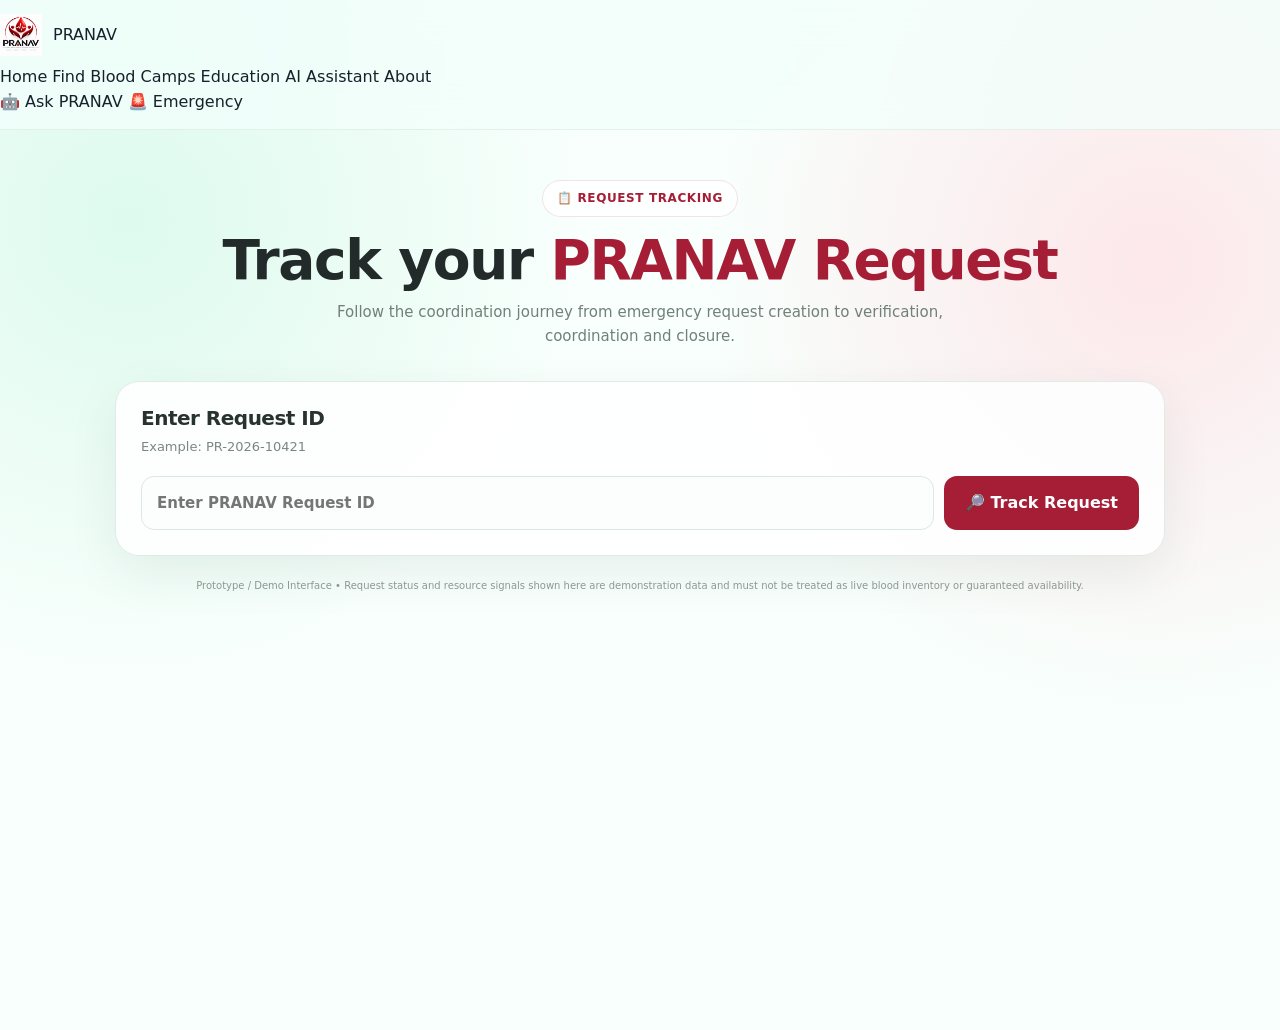
<file: tracking.html>
<!DOCTYPE html>
<html lang="en">
<head>
  <meta charset="UTF-8">
  <meta name="viewport" content="width=device-width, initial-scale=1.0">

  <title>Track Request | PRANAV</title>

  <meta
    name="description"
    content="Track your PRANAV emergency healthcare coordination request."
  >

  <link rel="icon" href="pranav-logo.png">
  <link rel="manifest" href="manifest.json">

  <link rel="stylesheet" href="css/style.css">
  <link rel="stylesheet" href="css/responsive.css">
  <link rel="stylesheet" href="css/animations.css">

  <style>
    .tracking-page {
      min-height: 100vh;
      padding: 50px 20px 110px;

      background:
        radial-gradient(
          circle at 10% 10%,
          rgba(211,248,232,.72),
          transparent 32%
        ),
        radial-gradient(
          circle at 90% 15%,
          rgba(255,220,226,.68),
          transparent 32%
        ),
        #f8fffc;
    }

    .tracking-container {
      width: min(1050px, 100%);
      margin: auto;
    }

    /* HERO */

    .tracking-hero {
      text-align: center;
      margin-bottom: 32px;
    }

    .tracking-badge {
      display: inline-flex;
      align-items: center;
      gap: 7px;

      padding: 8px 14px;
      border-radius: 30px;

      background: rgba(255,255,255,.82);
      border: 1px solid rgba(165,30,54,.12);

      color: #a51e36;
      font-size: 12px;
      font-weight: 900;
      letter-spacing: .6px;
      text-transform: uppercase;
    }

    .tracking-hero h1 {
      margin: 15px 0 10px;

      font-size: clamp(34px, 5vw, 55px);
      line-height: 1.05;
      color: #222b29;
    }

    .tracking-hero h1 span {
      color: #a51e36;
    }

    .tracking-hero p {
      max-width: 650px;
      margin: auto;

      color: #71807b;
      line-height: 1.65;
      font-size: 15px;
    }

    /* SEARCH */

    .tracking-search-card {
      padding: 25px;

      border-radius: 24px;

      background: rgba(255,255,255,.88);
      border: 1px solid #e0ebe6;

      box-shadow: 0 18px 50px rgba(30,60,48,.08);

      margin-bottom: 22px;
    }

    .tracking-search-card h2 {
      margin: 0 0 7px;

      font-size: 20px;
      color: #28322f;
    }

    .tracking-search-card p {
      margin: 0 0 18px;

      color: #7b8783;
      font-size: 13px;
    }

    .search-row {
      display: flex;
      gap: 10px;
    }

    .search-row input {
      flex: 1;

      min-width: 0;

      padding: 14px 15px;

      border-radius: 13px;
      border: 1px solid #dbe7e2;

      outline: none;

      background: #fbfefd;

      color: #29332f;
      font-size: 15px;
      font-weight: 600;
    }

    .search-row input:focus {
      border-color: #a51e36;

      box-shadow:
        0 0 0 3px rgba(165,30,54,.08);
    }

    .track-button {
      padding: 13px 21px;

      border: none;
      border-radius: 13px;

      background: #a51e36;
      color: white;

      font-weight: 800;
      cursor: pointer;

      transition: .2s ease;
    }

    .track-button:hover {
      transform: translateY(-2px);
    }

    /* RESULT */

    .tracking-result {
      display: none;
    }

    .tracking-result.visible {
      display: block;

      animation:
        resultAppear .4s ease;
    }

    @keyframes resultAppear {
      from {
        opacity: 0;
        transform: translateY(12px);
      }

      to {
        opacity: 1;
        transform: translateY(0);
      }
    }

    /* SUMMARY */

    .request-summary {
      display: grid;

      grid-template-columns: 1.3fr repeat(3, 1fr);

      gap: 12px;

      margin-bottom: 20px;
    }

    .summary-card {
      padding: 19px;

      border-radius: 18px;

      background: rgba(255,255,255,.88);

      border: 1px solid #e1ebe6;

      box-shadow: 0 12px 35px rgba(30,60,48,.06);
    }

    .summary-label {
      color: #8a9692;

      font-size: 10px;
      font-weight: 800;

      text-transform: uppercase;
      letter-spacing: .5px;
    }

    .summary-value {
      margin-top: 7px;

      color: #29332f;

      font-size: 17px;
      font-weight: 900;
    }

    .summary-value.request-id {
      color: #a51e36;
    }

    .summary-small {
      margin-top: 4px;

      color: #7c8884;
      font-size: 10px;
    }

    /* STATUS */

    .status-card {
      padding: 27px;

      border-radius: 24px;

      background: rgba(255,255,255,.9);
      border: 1px solid #e0ebe6;

      box-shadow: 0 18px 50px rgba(30,60,48,.07);

      margin-bottom: 20px;
    }

    .status-header {
      display: flex;
      justify-content: space-between;
      align-items: center;

      gap: 15px;

      margin-bottom: 28px;
    }

    .status-header h2 {
      margin: 0;

      font-size: 21px;
      color: #27312e;
    }

    .current-status {
      padding: 8px 12px;

      border-radius: 30px;

      background: #fff1f3;
      color: #a51e36;

      font-size: 11px;
      font-weight: 900;
      white-space: nowrap;
    }

    /* TIMELINE */

    .timeline {
      position: relative;

      display: grid;

      grid-template-columns:
        repeat(6, 1fr);

      gap: 0;
    }

    .timeline-line {
      position: absolute;

      top: 25px;
      left: 8%;
      right: 8%;

      height: 3px;

      background: #e6eeeb;

      z-index: 0;
    }

    .timeline-progress {
      position: absolute;

      top: 25px;
      left: 8%;

      width: 55%;

      height: 3px;

      background: #a51e36;

      z-index: 1;

      transition: width .5s ease;
    }

    .timeline-item {
      position: relative;

      z-index: 2;

      text-align: center;
    }

    .timeline-dot {
      width: 50px;
      height: 50px;

      margin: 0 auto;

      display: grid;
      place-items: center;

      border-radius: 50%;

      background: white;

      border: 3px solid #dfe9e5;

      box-shadow: 0 7px 20px rgba(30,55,45,.08);

      font-size: 18px;
    }

    .timeline-item.completed .timeline-dot {
      background: #a51e36;

      border-color: #a51e36;

      color: white;
    }

    .timeline-item.current .timeline-dot {
      background: #fff4f5;

      border-color: #a51e36;

      color: #a51e36;

      animation: currentPulse 1.8s infinite;
    }

    @keyframes currentPulse {
      0%, 100% {
        box-shadow:
          0 0 0 0 rgba(165,30,54,.15);
      }

      50% {
        box-shadow:
          0 0 0 9px rgba(165,30,54,.08);
      }
    }

    .timeline-title {
      margin-top: 12px;

      color: #45514d;

      font-size: 11px;
      font-weight: 900;

      line-height: 1.35;
    }

    .timeline-time {
      margin-top: 4px;

      color: #8b9692;

      font-size: 9px;
    }

    /* DETAILS GRID */

    .details-grid {
      display: grid;

      grid-template-columns: 1fr 1fr;

      gap: 20px;

      margin-bottom: 20px;
    }

    .detail-card {
      padding: 23px;

      border-radius: 21px;

      background: rgba(255,255,255,.88);

      border: 1px solid #e1ebe6;

      box-shadow: 0 15px 40px rgba(30,60,48,.06);
    }

    .detail-card h3 {
      margin: 0 0 17px;

      color: #29332f;

      font-size: 17px;
    }

    .detail-row {
      display: flex;

      justify-content: space-between;

      gap: 20px;

      padding: 12px 0;

      border-bottom: 1px dashed #e2e9e6;
    }

    .detail-row:last-child {
      border-bottom: none;
    }

    .detail-label {
      color: #82908b;
      font-size: 12px;
    }

    .detail-value {
      color: #35413d;

      font-size: 12px;
      font-weight: 800;

      text-align: right;
    }

    /* POTENTIAL MATCH */

    .match-card {
      padding: 23px;

      border-radius: 21px;

      background:
        linear-gradient(
          135deg,
          rgba(239,250,245,.9),
          rgba(255,255,255,.9)
        );

      border: 1px solid #dcebe4;

      margin-bottom: 20px;
    }

    .match-header {
      display: flex;

      justify-content: space-between;
      align-items: center;

      gap: 15px;

      margin-bottom: 15px;
    }

    .match-header h3 {
      margin: 0;

      color: #2a3531;
      font-size: 17px;
    }

    .potential-label {
      padding: 7px 10px;

      border-radius: 30px;

      background: #eaf8f1;
      color: #24704f;

      font-size: 10px;
      font-weight: 900;
    }

    .match-content {
      display: grid;

      grid-template-columns: 1fr auto;

      gap: 15px;

      align-items: center;
    }

    .match-content p {
      margin: 0;

      color: #6d7b76;

      font-size: 12px;
      line-height: 1.6;
    }

    .verification-note {
      margin-top: 13px;

      padding: 11px 13px;

      border-radius: 12px;

      background: #fff8e9;

      color: #765c2a;

      font-size: 10px;
      line-height: 1.5;
    }

    .find-button {
      padding: 11px 15px;

      border-radius: 12px;

      text-decoration: none;

      background: #a51e36;
      color: white;

      font-size: 11px;
      font-weight: 800;

      white-space: nowrap;
    }

    /* HELP */

    .help-card {
      padding: 23px;

      border-radius: 21px;

      background:
        linear-gradient(
          135deg,
          rgba(255,246,247,.9),
          rgba(255,255,255,.9)
        );

      border: 1px solid #f0dade;
    }

    .help-card h3 {
      margin: 0 0 7px;

      color: #8e1c31;

      font-size: 17px;
    }

    .help-card p {
      margin: 0;

      color: #76686b;

      font-size: 12px;
      line-height: 1.65;
    }

    .help-actions {
      display: flex;

      flex-wrap: wrap;

      gap: 9px;

      margin-top: 17px;
    }

    .help-action {
      padding: 10px 13px;

      border-radius: 11px;

      text-decoration: none;

      background: white;

      border: 1px solid #eadde0;

      color: #8e1c31;

      font-size: 11px;
      font-weight: 800;
    }

    /* EMPTY */

    .empty-message {
      display: none;

      margin-top: 14px;

      padding: 13px;

      border-radius: 12px;

      background: #fff4f5;

      color: #8d2438;

      font-size: 12px;

      line-height: 1.5;
    }

    .empty-message.show {
      display: block;
    }

    .prototype-note {
      margin-top: 20px;

      text-align: center;

      color: #8c9894;

      font-size: 10px;
      line-height: 1.5;
    }

    /* RESPONSIVE */

    @media (max-width: 900px) {

      .request-summary {
        grid-template-columns: repeat(2, 1fr);
      }

      .timeline {
        grid-template-columns: repeat(3, 1fr);
        gap: 25px 5px;
      }

      .timeline-line,
      .timeline-progress {
        display: none;
      }
    }

    @media (max-width: 650px) {

      .tracking-page {
        padding: 32px 14px 105px;
      }

      .tracking-search-card,
      .status-card,
      .detail-card,
      .match-card,
      .help-card {
        padding: 19px;
      }

      .search-row {
        flex-direction: column;
      }

      .track-button {
        width: 100%;
      }

      .request-summary {
        grid-template-columns: 1fr 1fr;
        gap: 9px;
      }

      .summary-card {
        padding: 15px;
      }

      .details-grid {
        grid-template-columns: 1fr;
      }

      .status-header {
        align-items: flex-start;
        flex-direction: column;
      }

      .timeline {
        grid-template-columns: repeat(2, 1fr);
      }

      .match-content {
        grid-template-columns: 1fr;
      }

      .find-button {
        display: inline-flex;
        justify-content: center;
      }
    }

    @media (max-width: 400px) {

      .request-summary {
        grid-template-columns: 1fr;
      }

      .timeline {
        grid-template-columns: 1fr;
        gap: 14px;
      }

      .timeline-item {
        display: flex;
        align-items: center;
        gap: 12px;
        text-align: left;
      }

      .timeline-dot {
        margin: 0;
        flex-shrink: 0;
      }

      .timeline-title {
        margin-top: 0;
      }

      .timeline-time {
        margin-top: 3px;
      }
    }
  </style>
</head>

<body>

  <!-- HEADER -->

  <header class="site-header">

    <div class="nav-container">

      <a href="index.html" class="brand">
        <img src="pranav-logo.png" alt="PRANAV Logo">
        <span>PRANAV</span>
      </a>

      <nav class="desktop-nav">

        <a href="index.html">
          Home
        </a>

        <a href="find-blood.html">
          Find Blood
        </a>

        <a href="camps.html">
          Camps
        </a>

        <a href="blood-education.html">
          Education
        </a>

        <a href="assistant.html">
          AI Assistant
        </a>

        <a href="about.html">
          About
        </a>

      </nav>

      <div class="header-actions">

        <a
          href="assistant.html"
          class="ai-btn"
        >
          🤖 Ask PRANAV
        </a>

        <a
          href="emergency.html"
          class="emergency-btn"
        >
          🚨 Emergency
        </a>

      </div>

    </div>

  </header>


  <main class="tracking-page">

    <div class="tracking-container">


      <!-- HERO -->

      <section class="tracking-hero">

        <div class="tracking-badge">
          📋 Request Tracking
        </div>

        <h1>
          Track your <span>PRANAV Request</span>
        </h1>

        <p>
          Follow the coordination journey from emergency request creation
          to verification, coordination and closure.
        </p>

      </section>


      <!-- SEARCH -->

      <section class="tracking-search-card">

        <h2>
          Enter Request ID
        </h2>

        <p>
          Example: PR-2026-10421
        </p>

        <div class="search-row">

          <input
            type="text"
            id="requestIdInput"
            placeholder="Enter PRANAV Request ID"
            autocomplete="off"
          >

          <button
            class="track-button"
            type="button"
            onclick="trackRequest()"
          >
            🔎 Track Request
          </button>

        </div>

        <div
          class="empty-message"
          id="emptyMessage"
        >
          Request ID not found in this prototype.
          Please check the ID and try again.
        </div>

      </section>


      <!-- RESULT -->

      <div
        class="tracking-result"
        id="trackingResult"
      >


        <!-- SUMMARY -->

        <section class="request-summary">

          <div class="summary-card">

            <div class="summary-label">
              Request ID
            </div>

            <div
              class="summary-value request-id"
              id="summaryRequestId"
            >
              PR-2026-10421
            </div>

            <div class="summary-small">
              PRANAV Emergency Request
            </div>

          </div>


          <div class="summary-card">

            <div class="summary-label">
              Blood Requirement
            </div>

            <div
              class="summary-value"
              id="summaryBlood"
            >
              O+
            </div>

          </div>


          <div class="summary-card">

            <div class="summary-label">
              Component
            </div>

            <div
              class="summary-value"
              id="summaryComponent"
            >
              RBC
            </div>

          </div>


          <div class="summary-card">

            <div class="summary-label">
              Urgency
            </div>

            <div
              class="summary-value"
              id="summaryUrgency"
            >
              High
            </div>

          </div>

        </section>


        <!-- TIMELINE -->

        <section class="status-card">

          <div class="status-header">

            <h2>
              Request Journey
            </h2>

            <div
              class="current-status"
              id="currentStatus"
            >
              Verification Required
            </div>

          </div>


          <div class="timeline">

            <div class="timeline-line"></div>

            <div
              class="timeline-progress"
              id="timelineProgress"
            ></div>


            <div
              class="timeline-item completed"
              data-step="1"
            >

              <div class="timeline-dot">
                ✓
              </div>

              <div>

                <div class="timeline-title">
                  Request Created
                </div>

                <div class="timeline-time">
                  Completed
                </div>

              </div>

            </div>


            <div
              class="timeline-item completed"
              data-step="2"
            >

              <div class="timeline-dot">
                ✓
              </div>

              <div>

                <div class="timeline-title">
                  Requirement Analysed
                </div>

                <div class="timeline-time">
                  Completed
                </div>

              </div>

            </div>


            <div
              class="timeline-item completed"
              data-step="3"
            >

              <div class="timeline-dot">
                ✓
              </div>

              <div>

                <div class="timeline-title">
                  Searching
                </div>

                <div class="timeline-time">
                  Completed
                </div>

              </div>

            </div>


            <div
              class="timeline-item current"
              data-step="4"
            >

              <div class="timeline-dot">
                🛡️
              </div>

              <div>

                <div class="timeline-title">
                  Verification
                </div>

                <div class="timeline-time">
                  Current Stage
                </div>

              </div>

            </div>


            <div
              class="timeline-item"
              data-step="5"
            >

              <div class="timeline-dot">
                🤝
              </div>

              <div>

                <div class="timeline-title">
                  Coordination
                </div>

                <div class="timeline-time">
                  Pending
                </div>

              </div>

            </div>


            <div
              class="timeline-item"
              data-step="6"
            >

              <div class="timeline-dot">
                ✓
              </div>

              <div>

                <div class="timeline-title">
                  Resolved / Closed
                </div>

                <div class="timeline-time">
                  Pending
                </div>

              </div>

            </div>

          </div>

        </section>


        <!-- DETAILS -->

        <section class="details-grid">


          <div class="detail-card">

            <h3>
              📋 Request Details
            </h3>


            <div class="detail-row">

              <span class="detail-label">
                Blood Group
              </span>

              <span
                class="detail-value"
                id="detailBlood"
              >
                O+
              </span>

            </div>


            <div class="detail-row">

              <span class="detail-label">
                Component
              </span>

              <span
                class="detail-value"
                id="detailComponent"
              >
                RBC
              </span>

            </div>


            <div class="detail-row">

              <span class="detail-label">
                Units
              </span>

              <span
                class="detail-value"
                id="detailUnits"
              >
                2
              </span>

            </div>


            <div class="detail-row">

              <span class="detail-label">
                Location
              </span>

              <span
                class="detail-value"
                id="detailLocation"
              >
                Lucknow
              </span>

            </div>


            <div class="detail-row">

              <span class="detail-label">
                Facility
              </span>

              <span
                class="detail-value"
                id="detailFacility"
              >
                Authorised Healthcare Facility
              </span>

            </div>

          </div>


          <div class="detail-card">

            <h3>
              ⏱️ Coordination Status
            </h3>


            <div class="detail-row">

              <span class="detail-label">
                Requirement
              </span>

              <span class="detail-value">
                Analysed
              </span>

            </div>


            <div class="detail-row">

              <span class="detail-label">
                Potential Resources
              </span>

              <span class="detail-value">
                3 signals
              </span>

            </div>


            <div class="detail-row">

              <span class="detail-label">
                Verification
              </span>

              <span class="detail-value">
                Required
              </span>

            </div>


            <div class="detail-row">

              <span class="detail-label">
                Coordination
              </span>

              <span class="detail-value">
                Pending
              </span>

            </div>


            <div class="detail-row">

              <span class="detail-label">
                Last Update
              </span>

              <span
                class="detail-value"
                id="lastUpdate"
              >
                Just now
              </span>

            </div>

          </div>

        </section>


        <!-- POTENTIAL MATCH -->

        <section class="match-card">

          <div class="match-header">

            <h3>
              🔎 Potential Resource Signal
            </h3>

            <span class="potential-label">
              POTENTIAL MATCH
            </span>

          </div>


          <div class="match-content">

            <div>

              <p>
                A potential resource has been identified based on the
                request requirement and location. Availability is not
                guaranteed and must be confirmed with the authorised facility.
              </p>

              <div class="verification-note">
                ⚠️ Verification Required — availability may change.
                Please confirm directly with the authorised blood centre
                or healthcare facility before relying on this information.
              </div>

            </div>


            <a
              href="find-blood.html"
              class="find-button"
            >
              🔎 View Resources
            </a>

          </div>

        </section>


        <!-- HELP -->

        <section class="help-card">

          <h3>
            🚨 Need urgent assistance?
          </h3>

          <p>
            If the situation is an emergency, contact the treating
            healthcare facility or appropriate emergency services.
            PRANAV can help navigate the coordination workflow but does
            not replace professional medical care.
          </p>


          <div class="help-actions">

            <a
              href="emergency.html"
              class="help-action"
            >
              🚨 Emergency Mode
            </a>

            <a
              href="assistant.html"
              class="help-action"
            >
              🤖 Ask PRANAV
            </a>

            <a
              href="find-blood.html"
              class="help-action"
            >
              📍 Find Resources
            </a>

          </div>

        </section>

      </div>


      <p class="prototype-note">
        Prototype / Demo Interface • Request status and resource signals
        shown here are demonstration data and must not be treated as live
        blood inventory or guaranteed availability.
      </p>

    </div>

  </main>


  <!-- MOBILE NAV -->

  <nav class="mobile-bottom-nav">

    <a href="index.html">
      <span>⌂</span>
      <small>Home</small>
    </a>

    <a href="find-blood.html">
      <span>🔎</span>
      <small>Find</small>
    </a>

    <a href="emergency.html">
      <span>🚨</span>
      <small>Emergency</small>
    </a>

    <a href="assistant.html">
      <span>🤖</span>
      <small>Assistant</small>
    </a>

    <a href="about.html">
      <span>ℹ️</span>
      <small>About</small>
    </a>

  </nav>


  <!-- SCRIPTS -->

  <script src="js/app.js"></script>
  <script src="js/tracking.js"></script>
  <script src="js/animations.js"></script>
  <script src="js/accessibility.js"></script>
  <script src="js/loader.js"></script>


  <script>

    /*
      Prototype request database.
      Real implementation can replace this with an authorised backend.
    */

    const demoRequests = {

      "PR-2026-10421": {
        blood: "O+",
        component: "RBC",
        units: "2",
        urgency: "High",
        location: "Lucknow",
        facility: "Authorised Healthcare Facility",
        status: "Verification Required",
        progress: 55
      },

      "PR-2026-10420": {
        blood: "B+",
        component: "Whole Blood",
        units: "2",
        urgency: "High",
        location: "Kanpur",
        facility: "Authorised Healthcare Facility",
        status: "Potential Resource Found",
        progress: 68
      },

      "PR-2026-10419": {
        blood: "AB+",
        component: "Plasma",
        units: "1",
        urgency: "Medium",
        location: "Prayagraj",
        facility: "Authorised Healthcare Facility",
        status: "Coordination",
        progress: 82
      }

    };


    function trackRequest() {

      const input =
        document.getElementById("requestIdInput");

      const id =
        input.value.trim().toUpperCase();

      const result =
        document.getElementById("trackingResult");

      const empty =
        document.getElementById("emptyMessage");


      if (!id) {

        empty.textContent =
          "Please enter a PRANAV Request ID.";

        empty.classList.add("show");

        result.classList.remove("visible");

        input.focus();

        return;
      }


      const request =
        demoRequests[id];


      if (!request) {

        empty.textContent =
          "Request ID not found in this prototype. Please check the ID and try again.";

        empty.classList.add("show");

        result.classList.remove("visible");

        return;
      }


      empty.classList.remove("show");


      /*
        Summary
      */

      document.getElementById(
        "summaryRequestId"
      ).textContent = id;

      document.getElementById(
        "summaryBlood"
      ).textContent = request.blood;

      document.getElementById(
        "summaryComponent"
      ).textContent = request.component;

      document.getElementById(
        "summaryUrgency"
      ).textContent = request.urgency;


      /*
        Details
      */

      document.getElementById(
        "detailBlood"
      ).textContent = request.blood;

      document.getElementById(
        "detailComponent"
      ).textContent = request.component;

      document.getElementById(
        "detailUnits"
      ).textContent = request.units;

      document.getElementById(
        "detailLocation"
      ).textContent = request.location;

      document.getElementById(
        "detailFacility"
      ).textContent = request.facility;

      document.getElementById(
        "currentStatus"
      ).textContent = request.status;


      /*
        Progress
      */

      document.getElementById(
        "timelineProgress"
      ).style.width =
        request.progress + "%";


      result.classList.add("visible");


      /*
        Smooth scroll to result
      */

      setTimeout(() => {

        result.scrollIntoView({
          behavior: "smooth",
          block: "start"
        });

      }, 100);

    }


    /*
      Enter key support
    */

    document
      .getElementById("requestIdInput")
      .addEventListener(
        "keydown",
        function(event) {

          if (event.key === "Enter") {
            trackRequest();
          }

        }
      );


    /*
      Automatically load request saved
      by the emergency/request page.
    */

    document.addEventListener(
      "DOMContentLoaded",
      function() {

        let savedRequest = null;

        try {

          savedRequest =
            JSON.parse(
              localStorage.getItem("pranavRequest")
            );

        } catch (error) {

          savedRequest = null;

        }


        if (
          savedRequest &&
          savedRequest.id
        ) {

          document.getElementById(
            "requestIdInput"
          ).value = savedRequest.id;

        }

      }
    );


    /*
      Service Worker
    */

    if ("serviceWorker" in navigator) {

      window.addEventListener(
        "load",
        () => {

          navigator.serviceWorker
            .register("./sw.js")
            .catch(() => {});

        }
      );

    }

  </script>

</body>
</html>
</file>
<file: css/style.css>
/* =========================================================
   PRANAV — Global Design System
   Connecting People. Supporting Care.
   ========================================================= */

:root {
  --mint-50: #f3fffb;
  --mint-100: #e5faf3;
  --mint-200: #c9f2e5;
  --mint-500: #22a77a;
  --mint-600: #178763;

  --rose-50: #fff6f7;
  --rose-100: #ffe8eb;
  --rose-200: #ffcdd3;

  --red-500: #d92d45;
  --red-600: #bd2038;
  --red-700: #9f1830;

  --ink-900: #17212b;
  --ink-800: #26343f;
  --ink-700: #43515c;
  --ink-500: #71808c;
  --ink-300: #b9c3ca;

  --white: #ffffff;
  --surface: rgba(255, 255, 255, 0.82);
  --border: rgba(25, 55, 65, 0.10);

  --shadow-sm: 0 6px 20px rgba(30, 65, 70, 0.07);
  --shadow-md: 0 16px 45px rgba(30, 65, 70, 0.11);
  --shadow-lg: 0 25px 70px rgba(30, 65, 70, 0.15);

  --radius-sm: 10px;
  --radius-md: 16px;
  --radius-lg: 24px;
  --radius-xl: 32px;

  --max-width: 1240px;
  --transition: 220ms ease;
}

/* ---------- Reset ---------- */

* {
  box-sizing: border-box;
  margin: 0;
  padding: 0;
}

html {
  scroll-behavior: smooth;
}

body {
  min-height: 100vh;
  font-family:
    Inter,
    ui-sans-serif,
    system-ui,
    -apple-system,
    BlinkMacSystemFont,
    "Segoe UI",
    sans-serif;
  color: var(--ink-900);
  background:
    radial-gradient(circle at 10% 5%, rgba(201, 242, 229, 0.55), transparent 28%),
    radial-gradient(circle at 92% 12%, rgba(255, 205, 211, 0.38), transparent 25%),
    linear-gradient(135deg, var(--mint-50), var(--rose-50));
  line-height: 1.6;
  overflow-x: hidden;
}

body::selection {
  background: var(--red-500);
  color: var(--white);
}

img {
  display: block;
  max-width: 100%;
}

button,
input,
select,
textarea {
  font: inherit;
}

button {
  cursor: pointer;
}

a {
  color: inherit;
  text-decoration: none;
}

ul,
ol {
  list-style: none;
}

/* ---------- Global Layout ---------- */

.container {
  width: min(100% - 40px, var(--max-width));
  margin-inline: auto;
}

.section {
  padding: 90px 0;
}

.section-sm {
  padding: 55px 0;
}

.page-section {
  min-height: 60vh;
}

.text-center {
  text-align: center;
}

.muted {
  color: var(--ink-500);
}

.hidden {
  display: none !important;
}

/* ---------- Typography ---------- */

h1,
h2,
h3,
h4,
h5 {
  color: var(--ink-900);
  line-height: 1.15;
  letter-spacing: -0.025em;
}

h1 {
  font-size: clamp(2.5rem, 6vw, 5rem);
  font-weight: 850;
}

h2 {
  font-size: clamp(2rem, 4vw, 3.25rem);
  font-weight: 800;
}

h3 {
  font-size: 1.35rem;
  font-weight: 750;
}

p {
  color: var(--ink-700);
}

.section-heading {
  max-width: 760px;
  margin-bottom: 42px;
}

.section-heading.center {
  margin-inline: auto;
  text-align: center;
}

.eyebrow {
  display: inline-flex;
  align-items: center;
  gap: 8px;
  margin-bottom: 14px;
  color: var(--red-600);
  font-size: 0.78rem;
  font-weight: 800;
  letter-spacing: 0.14em;
  text-transform: uppercase;
}

.gradient-text {
  background: linear-gradient(110deg, var(--red-600), var(--mint-600));
  -webkit-background-clip: text;
  background-clip: text;
  color: transparent;
}

/* ---------- Header ---------- */

.site-header {
  position: sticky;
  top: 0;
  z-index: 1000;
  width: 100%;
  padding: 14px 0;
  background: rgba(243, 255, 251, 0.78);
  border-bottom: 1px solid rgba(25, 55, 65, 0.07);
  backdrop-filter: blur(18px);
  -webkit-backdrop-filter: blur(18px);
}

.navbar {
  display: flex;
  align-items: center;
  justify-content: space-between;
  min-height: 58px;
}

.brand {
  display: inline-flex;
  align-items: center;
  gap: 11px;
  flex-shrink: 0;
}

.brand img,
.logo {
  width: 42px;
  height: 42px;
  object-fit: contain;
}

.brand-name {
  color: var(--ink-900);
  font-size: 1.2rem;
  font-weight: 900;
  letter-spacing: 0.05em;
}

.brand-name span {
  color: var(--red-600);
}

.nav-links {
  display: flex;
  align-items: center;
  gap: 5px;
}

.nav-links a {
  position: relative;
  padding: 10px 12px;
  color: var(--ink-700);
  border-radius: 10px;
  font-size: 0.9rem;
  font-weight: 650;
  transition: var(--transition);
}

.nav-links a:hover,
.nav-links a.active {
  color: var(--red-600);
  background: rgba(255, 255, 255, 0.65);
}

.nav-actions {
  display: flex;
  align-items: center;
  gap: 9px;
}

.menu-toggle {
  display: none;
  width: 44px;
  height: 44px;
  border: 1px solid var(--border);
  border-radius: 12px;
  background: var(--white);
  color: var(--ink-900);
}

/* ---------- Buttons ---------- */

.btn {
  display: inline-flex;
  align-items: center;
  justify-content: center;
  gap: 9px;
  min-height: 46px;
  padding: 11px 18px;
  border: 1px solid transparent;
  border-radius: 13px;
  font-size: 0.9rem;
  font-weight: 750;
  transition:
    transform var(--transition),
    box-shadow var(--transition),
    background var(--transition),
    border-color var(--transition);
}

.btn:hover {
  transform: translateY(-2px);
}

.btn:active {
  transform: translateY(0);
}

.btn-primary {
  color: var(--white);
  background: linear-gradient(135deg, var(--red-500), var(--red-700));
  box-shadow: 0 10px 25px rgba(217, 45, 69, 0.22);
}

.btn-primary:hover {
  box-shadow: 0 14px 32px rgba(217, 45, 69, 0.28);
}

.btn-secondary {
  color: var(--mint-600);
  background: rgba(255, 255, 255, 0.75);
  border-color: rgba(23, 135, 99, 0.18);
  box-shadow: var(--shadow-sm);
}

.btn-secondary:hover {
  background: var(--mint-100);
}

.btn-danger {
  color: var(--white);
  background: var(--red-600);
}

.btn-ghost {
  color: var(--ink-700);
  background: transparent;
  border-color: var(--border);
}

.btn-large {
  min-height: 54px;
  padding-inline: 23px;
  border-radius: 15px;
  font-size: 0.96rem;
}

.btn-block {
  width: 100%;
}

/* ---------- Hero ---------- */

.hero {
  position: relative;
  min-height: 720px;
  display: flex;
  align-items: center;
  padding: 100px 0 80px;
  overflow: hidden;
}

.hero::before,
.hero::after {
  content: "";
  position: absolute;
  border-radius: 50%;
  pointer-events: none;
  filter: blur(2px);
}

.hero::before {
  width: 420px;
  height: 420px;
  top: -150px;
  right: -100px;
  background: rgba(201, 242, 229, 0.55);
}

.hero::after {
  width: 360px;
  height: 360px;
  bottom: -150px;
  left: -100px;
  background: rgba(255, 205, 211, 0.35);
}

.hero-grid {
  position: relative;
  z-index: 2;
  display: grid;
  grid-template-columns: 1.05fr 0.95fr;
  align-items: center;
  gap: 60px;
}

.hero-content {
  max-width: 700px;
}

.hero-description {
  max-width: 620px;
  margin: 24px 0 30px;
  font-size: 1.05rem;
  line-height: 1.8;
}

.hero-actions {
  display: flex;
  flex-wrap: wrap;
  gap: 12px;
}

.hero-note {
  display: flex;
  align-items: center;
  gap: 8px;
  margin-top: 20px;
  color: var(--ink-500);
  font-size: 0.78rem;
}

/* ---------- Network Visual ---------- */

.network-visual {
  position: relative;
  min-height: 490px;
  border: 1px solid rgba(25, 55, 65, 0.08);
  border-radius: 36px;
  background:
    radial-gradient(circle at center, rgba(255,255,255,0.88), rgba(229,250,243,0.55)),
    rgba(255,255,255,0.6);
  box-shadow: var(--shadow-lg);
  overflow: hidden;
}

.network-visual::before {
  content: "";
  position: absolute;
  inset: 12%;
  border: 1px dashed rgba(23, 135, 99, 0.20);
  border-radius: 50%;
}

.network-core {
  position: absolute;
  top: 50%;
  left: 50%;
  width: 125px;
  height: 125px;
  display: grid;
  place-items: center;
  transform: translate(-50%, -50%);
  border-radius: 50%;
  color: var(--white);
  background: linear-gradient(145deg, var(--red-500), var(--red-700));
  box-shadow: 0 20px 50px rgba(217, 45, 69, 0.28);
  font-size: 1.1rem;
  font-weight: 900;
  z-index: 2;
}

.network-node {
  position: absolute;
  width: 100px;
  min-height: 72px;
  display: grid;
  place-items: center;
  padding: 8px;
  border: 1px solid rgba(25, 55, 65, 0.08);
  border-radius: 16px;
  background: rgba(255,255,255,0.86);
  box-shadow: var(--shadow-sm);
  color: var(--ink-700);
  font-size: 0.76rem;
  font-weight: 750;
  text-align: center;
  z-index: 3;
}

.node-1 { top: 12%; left: 12%; }
.node-2 { top: 12%; right: 12%; }
.node-3 { bottom: 12%; left: 12%; }
.node-4 { bottom: 12%; right: 12%; }

.network-line {
  position: absolute;
  top: 50%;
  left: 50%;
  width: 37%;
  height: 1px;
  transform-origin: left center;
  background: linear-gradient(90deg, rgba(217,45,69,.45), rgba(34,167,122,.08));
}

.line-1 { transform: rotate(220deg); }
.line-2 { transform: rotate(320deg); }
.line-3 { transform: rotate(140deg); }
.line-4 { transform: rotate(40deg); }

/* ---------- Cards ---------- */

.card-grid {
  display: grid;
  grid-template-columns: repeat(3, 1fr);
  gap: 20px;
}

.card {
  position: relative;
  padding: 25px;
  border: 1px solid var(--border);
  border-radius: var(--radius-lg);
  background: var(--surface);
  box-shadow: var(--shadow-sm);
  backdrop-filter: blur(12px);
  -webkit-backdrop-filter: blur(12px);
  transition:
    transform var(--transition),
    box-shadow var(--transition),
    border-color var(--transition);
}

.card:hover {
  transform: translateY(-5px);
  border-color: rgba(23, 135, 99, 0.18);
  box-shadow: var(--shadow-md);
}

.card-icon {
  width: 52px;
  height: 52px;
  display: grid;
  place-items: center;
  margin-bottom: 18px;
  border-radius: 15px;
  background: var(--mint-100);
  font-size: 1.35rem;
}

.card p {
  margin-top: 9px;
  font-size: 0.91rem;
}

/* ---------- Feature Cards ---------- */

.feature-grid {
  display: grid;
  grid-template-columns: repeat(4, 1fr);
  gap: 18px;
}

.feature-card {
  padding: 22px;
  border-radius: 20px;
  background: rgba(255,255,255,.72);
  border: 1px solid var(--border);
  box-shadow: var(--shadow-sm);
}

.feature-number {
  display: inline-block;
  margin-bottom: 20px;
  color: var(--red-500);
  font-size: 0.75rem;
  font-weight: 850;
  letter-spacing: .1em;
}

/* ---------- Forms ---------- */

.form-card {
  padding: 32px;
  border: 1px solid var(--border);
  border-radius: var(--radius-xl);
  background: rgba(255,255,255,.82);
  box-shadow: var(--shadow-md);
}

.form-grid {
  display: grid;
  grid-template-columns: repeat(2, 1fr);
  gap: 19px;
}

.form-group {
  display: flex;
  flex-direction: column;
  gap: 7px;
}

.form-group.full {
  grid-column: 1 / -1;
}

.form-group label {
  color: var(--ink-800);
  font-size: 0.83rem;
  font-weight: 750;
}

.form-control {
  width: 100%;
  min-height: 48px;
  padding: 11px 14px;
  border: 1px solid rgba(25,55,65,.13);
  border-radius: 12px;
  outline: none;
  color: var(--ink-900);
  background: rgba(255,255,255,.9);
  transition: border-color var(--transition), box-shadow var(--transition);
}

textarea.form-control {
  min-height: 120px;
  resize: vertical;
}

.form-control:focus {
  border-color: rgba(217,45,69,.48);
  box-shadow: 0 0 0 4px rgba(217,45,69,.08);
}

.form-help {
  color: var(--ink-500);
  font-size: 0.74rem;
}

/* ---------- Status ---------- */

.status {
  display: inline-flex;
  align-items: center;
  gap: 7px;
  padding: 6px 10px;
  border-radius: 999px;
  font-size: 0.72rem;
  font-weight: 800;
}

.status::before {
  content: "";
  width: 7px;
  height: 7px;
  border-radius: 50%;
  background: currentColor;
}

.status-success {
  color: var(--mint-600);
  background: var(--mint-100);
}

.status-warning {
  color: #9a6500;
  background: #fff5d9;
}

.status-danger {
  color: var(--red-600);
  background: var(--rose-100);
}

.status-neutral {
  color: var(--ink-500);
  background: #edf1f3;
}

/* ---------- Emergency Banner ---------- */

.emergency-banner {
  display: flex;
  align-items: center;
  justify-content: space-between;
  gap: 20px;
  padding: 20px 24px;
  border: 1px solid rgba(217,45,69,.13);
  border-radius: 18px;
  background: linear-gradient(
    100deg,
    rgba(255,232,235,.9),
    rgba(255,255,255,.78)
  );
}

.emergency-banner h3 {
  margin-bottom: 3px;
}

.emergency-banner p {
  font-size: .84rem;
}

/* ---------- Search ---------- */

.search-box {
  display: flex;
  align-items: center;
  gap: 10px;
  padding: 8px;
  border: 1px solid var(--border);
  border-radius: 16px;
  background: rgba(255,255,255,.82);
  box-shadow: var(--shadow-sm);
}

.search-box .form-control {
  border: 0;
  box-shadow: none;
  background: transparent;
}

/* ---------- Resource Cards ---------- */

.resource-grid {
  display: grid;
  grid-template-columns: repeat(3, 1fr);
  gap: 20px;
}

.resource-card {
  padding: 23px;
  border: 1px solid var(--border);
  border-radius: 21px;
  background: rgba(255,255,255,.82);
  box-shadow: var(--shadow-sm);
}

.resource-top {
  display: flex;
  align-items: flex-start;
  justify-content: space-between;
  gap: 15px;
  margin-bottom: 17px;
}

.resource-meta {
  display: grid;
  gap: 8px;
  margin: 15px 0;
  color: var(--ink-700);
  font-size: .82rem;
}

.resource-actions {
  display: flex;
  gap: 8px;
  flex-wrap: wrap;
}

/* ---------- Timeline ---------- */

.timeline {
  position: relative;
  display: grid;
  gap: 0;
  margin-top: 25px;
}

.timeline::before {
  content: "";
  position: absolute;
  top: 13px;
  bottom: 13px;
  left: 15px;
  width: 2px;
  background: var(--mint-200);
}

.timeline-item {
  position: relative;
  display: grid;
  grid-template-columns: 32px 1fr;
  gap: 14px;
  padding-bottom: 28px;
}

.timeline-dot {
  position: relative;
  z-index: 2;
  width: 32px;
  height: 32px;
  display: grid;
  place-items: center;
  border-radius: 50%;
  color: var(--white);
  background: var(--mint-500);
  font-size: .75rem;
  font-weight: 800;
}

.timeline-item.pending .timeline-dot {
  color: var(--ink-500);
  background: #edf1f3;
}

.timeline-content {
  padding: 15px 17px;
  border: 1px solid var(--border);
  border-radius: 14px;
  background: rgba(255,255,255,.72);
}

.timeline-content small {
  color: var(--ink-500);
}

/* ---------- Dashboard ---------- */

.dashboard-grid {
  display: grid;
  grid-template-columns: repeat(4, 1fr);
  gap: 17px;
}

.stat-card {
  padding: 22px;
  border: 1px solid var(--border);
  border-radius: 20px;
  background: rgba(255,255,255,.82);
  box-shadow: var(--shadow-sm);
}

.stat-label {
  color: var(--ink-500);
  font-size: .76rem;
  font-weight: 700;
}

.stat-value {
  margin: 8px 0;
  font-size: 2rem;
  font-weight: 850;
}

.stat-change {
  color: var(--mint-600);
  font-size: .75rem;
  font-weight: 750;
}

.dashboard-panel {
  padding: 25px;
  border: 1px solid var(--border);
  border-radius: 22px;
  background: rgba(255,255,255,.82);
  box-shadow: var(--shadow-sm);
}

/* ---------- AI Assistant ---------- */

.ai-float {
  position: fixed;
  right: 22px;
  bottom: 22px;
  z-index: 900;
  display: inline-flex;
  align-items: center;
  gap: 9px;
  min-height: 52px;
  padding: 12px 17px;
  border: 1px solid rgba(23,135,99,.14);
  border-radius: 999px;
  color: var(--ink-900);
  background: rgba(255,255,255,.92);
  box-shadow: var(--shadow-lg);
  font-weight: 800;
}

.ai-float:hover {
  transform: translateY(-3px);
}

/* ---------- Emergency Floating Button ---------- */

.emergency-float {
  position: fixed;
  left: 22px;
  bottom: 22px;
  z-index: 900;
  width: 58px;
  height: 58px;
  display: grid;
  place-items: center;
  border: 0;
  border-radius: 50%;
  color: var(--white);
  background: var(--red-600);
  box-shadow: 0 14px 35px rgba(189,32,56,.28);
  font-size: 1.35rem;
}

/* ---------- Footer ---------- */

.site-footer {
  margin-top: 70px;
  padding: 55px 0 28px;
  border-top: 1px solid var(--border);
  background: rgba(255,255,255,.58);
}

.footer-grid {
  display: grid;
  grid-template-columns: 1.5fr repeat(3, 1fr);
  gap: 35px;
}

.footer-title {
  margin-bottom: 14px;
  font-size: .86rem;
  font-weight: 800;
}

.footer-links {
  display: grid;
  gap: 8px;
}

.footer-links a {
  color: var(--ink-500);
  font-size: .8rem;
  transition: color var(--transition);
}

.footer-links a:hover {
  color: var(--red-600);
}

.footer-bottom {
  display: flex;
  align-items: center;
  justify-content: space-between;
  gap: 20px;
  margin-top: 42px;
  padding-top: 20px;
  border-top: 1px solid var(--border);
  color: var(--ink-500);
  font-size: .75rem;
}

/* ---------- Trust / Disclaimer ---------- */

.disclaimer {
  padding: 16px 18px;
  border: 1px solid rgba(154,101,0,.14);
  border-radius: 14px;
  background: rgba(255,245,217,.62);
  color: #725000;
  font-size: .78rem;
}

.verification-note {
  padding: 15px 17px;
  border-left: 3px solid var(--mint-500);
  border-radius: 10px;
  background: var(--mint-100);
  color: var(--ink-700);
  font-size: .78rem;
}

/* ---------- Page Header ---------- */

.page-hero {
  padding: 90px 0 55px;
}

.page-hero-content {
  max-width: 780px;
}

.page-hero p {
  max-width: 680px;
  margin-top: 18px;
}

/* ---------- Tables ---------- */

.table-wrap {
  width: 100%;
  overflow-x: auto;
  border: 1px solid var(--border);
  border-radius: 18px;
  background: rgba(255,255,255,.8);
}

table {
  width: 100%;
  border-collapse: collapse;
  min-width: 650px;
}

th,
td {
  padding: 14px 16px;
  border-bottom: 1px solid rgba(25,55,65,.07);
  text-align: left;
  font-size: .82rem;
}

th {
  color: var(--ink-700);
  background: var(--mint-100);
  font-weight: 800;
}

td {
  color: var(--ink-700);
}

/* ---------- Empty State ---------- */

.empty-state {
  padding: 55px 25px;
  text-align: center;
  border: 1px dashed rgba(25,55,65,.16);
  border-radius: 20px;
  background: rgba(255,255,255,.55);
}

.empty-icon {
  margin-bottom: 12px;
  font-size: 2rem;
}

/* ---------- Loader Safety ---------- */

#page-loader {
  position: fixed;
  inset: 0;
  z-index: 9999;
}

body.loader-failed #page-loader,
body.no-js #page-loader {
  display: none !important;
}

/* Never permanently hide page content if animation JS fails. */
[data-reveal] {
  opacity: 1;
  transform: none;
}

.js [data-reveal] {
  transition:
    opacity .6s ease,
    transform .6s ease;
}

.js .reveal-pending {
  opacity: 0;
  transform: translateY(18px);
}

/* ---------- Accessibility ---------- */

:focus-visible {
  outline: 3px solid rgba(217,45,69,.35);
  outline-offset: 3px;
}

.skip-link {
  position: fixed;
  top: 10px;
  left: 10px;
  z-index: 10000;
  padding: 10px 14px;
  border-radius: 10px;
  color: var(--white);
  background: var(--ink-900);
  transform: translateY(-150%);
}

.skip-link:focus {
  transform: translateY(0);
}

[aria-hidden="true"] {
  pointer-events: none;
}

/* ---------- Reduced Motion ---------- */

@media (prefers-reduced-motion: reduce) {
  html {
    scroll-behavior: auto;
  }

  *,
  *::before,
  *::after {
    animation-duration: 0.01ms !important;
    animation-iteration-count: 1 !important;
    transition-duration: 0.01ms !important;
  }
}

/* ---------- Mobile Bottom Navigation ---------- */

.mobile-bottom-nav {
  display: none;
}

/* ---------- Utility ---------- */

.flex {
  display: flex;
}

.items-center {
  align-items: center;
}

.justify-between {
  justify-content: space-between;
}

.gap-sm {
  gap: 10px;
}

.gap-md {
  gap: 18px;
}

.gap-lg {
  gap: 28px;
}

.mt-sm {
  margin-top: 10px;
}

.mt-md {
  margin-top: 20px;
}

.mt-lg {
  margin-top: 35px;
}

.mb-md {
  margin-bottom: 20px;
}

.mb-lg {
  margin-bottom: 35px;
}

/* ---------- Responsive Core ---------- */

@media (max-width: 1050px) {
  .nav-links {
    gap: 0;
  }

  .nav-links a {
    padding-inline: 8px;
    font-size: .82rem;
  }

  .hero-grid {
    gap: 35px;
  }

  .feature-grid {
    grid-template-columns: repeat(2, 1fr);
  }

  .resource-grid {
    grid-template-columns: repeat(2, 1fr);
  }

  .dashboard-grid {
    grid-template-columns: repeat(2, 1fr);
  }
}

@media (max-width: 820px) {
  .container {
    width: min(100% - 28px, var(--max-width));
  }

  .section {
    padding: 65px 0;
  }

  .site-header {
    padding: 9px 0;
  }

  .nav-links,
  .nav-actions {
    display: none;
  }

  .menu-toggle {
    display: grid;
    place-items: center;
  }

  .hero {
    min-height: auto;
    padding: 65px 0;
  }

  .hero-grid {
    grid-template-columns: 1fr;
  }

  .hero-content {
    text-align: center;
    margin-inline: auto;
  }

  .hero-description {
    margin-inline: auto;
  }

  .hero-actions {
    justify-content: center;
  }

  .network-visual {
    min-height: 390px;
  }

  .card-grid {
    grid-template-columns: 1fr;
  }

  .footer-grid {
    grid-template-columns: repeat(2, 1fr);
  }

  .form-grid {
    grid-template-columns: 1fr;
  }

  .form-group.full {
    grid-column: auto;
  }

  .mobile-bottom-nav {
    position: fixed;
    left: 10px;
    right: 10px;
    bottom: 10px;
    z-index: 950;
    display: grid;
    grid-template-columns: repeat(5, 1fr);
    padding: 7px;
    border: 1px solid var(--border);
    border-radius: 19px;
    background: rgba(255,255,255,.93);
    box-shadow: var(--shadow-lg);
    backdrop-filter: blur(18px);
  }

  .mobile-bottom-nav a {
    display: grid;
    place-items: center;
    gap: 2px;
    padding: 7px 3px;
    border-radius: 12px;
    color: var(--ink-500);
    font-size: .61rem;
    font-weight: 750;
  }

  .mobile-bottom-nav a.active {
    color: var(--red-600);
    background: var(--rose-100);
  }

  .site-footer {
    padding-bottom: 100px;
  }

  .ai-float {
    right: 14px;
    bottom: 84px;
  }

  .emergency-float {
    left: 14px;
    bottom: 84px;
  }
}

@media (max-width: 560px) {
  .container {
    width: min(100% - 22px, var(--max-width));
  }

  h1 {
    font-size: clamp(2.25rem, 12vw, 3.3rem);
  }

  h2 {
    font-size: 2rem;
  }

  .section {
    padding: 52px 0;
  }

  .page-hero {
    padding: 55px 0 35px;
  }

  .hero-actions {
    display: grid;
    grid-template-columns: 1fr;
  }

  .hero-actions .btn {
    width: 100%;
  }

  .network-visual {
    min-height: 330px;
    border-radius: 25px;
  }

  .network-core {
    width: 95px;
    height: 95px;
    font-size: .9rem;
  }

  .network-node {
    width: 82px;
    min-height: 60px;
    font-size: .65rem;
  }

  .node-1 { top: 8%; left: 6%; }
  .node-2 { top: 8%; right: 6%; }
  .node-3 { bottom: 8%; left: 6%; }
  .node-4 { bottom: 8%; right: 6%; }

  .feature-grid,
  .resource-grid,
  .dashboard-grid {
    grid-template-columns: 1fr;
  }

  .form-card,
  .card,
  .dashboard-panel {
    padding: 20px;
    border-radius: 18px;
  }

  .emergency-banner {
    align-items: flex-start;
    flex-direction: column;
  }

  .footer-grid {
    grid-template-columns: 1fr;
  }

  .footer-bottom {
    align-items: flex-start;
    flex-direction: column;
  }
}
</file>
<file: css/responsive.css>
/* =========================================================
   PRANAV — Responsive Design
   Mobile • Tablet • Desktop
   ========================================================= */

/* ---------- Large Desktop ---------- */

@media (min-width: 1400px) {
  .container {
    max-width: 1320px;
  }

  .hero {
    min-height: 760px;
  }

  .hero-grid {
    gap: 80px;
  }

  .hero-description {
    font-size: 1.1rem;
  }
}

/* ---------- Tablet / Small Laptop ---------- */

@media (max-width: 1100px) {
  .container {
    width: min(100% - 32px, 1100px);
  }

  .nav-links {
    gap: 0;
  }

  .nav-links a {
    padding: 9px 8px;
    font-size: 0.8rem;
  }

  .nav-actions .btn {
    padding-inline: 12px;
    font-size: 0.78rem;
  }

  .hero-grid {
    grid-template-columns: 1fr 0.9fr;
    gap: 30px;
  }

  .feature-grid {
    grid-template-columns: repeat(2, 1fr);
  }

  .resource-grid {
    grid-template-columns: repeat(2, 1fr);
  }

  .card-grid {
    grid-template-columns: repeat(2, 1fr);
  }

  .dashboard-grid {
    grid-template-columns: repeat(2, 1fr);
  }

  .footer-grid {
    grid-template-columns: 1.3fr repeat(2, 1fr);
  }
}

/* ---------- Tablet ---------- */

@media (max-width: 900px) {
  .container {
    width: min(100% - 30px, 760px);
  }

  .site-header {
    padding: 10px 0;
  }

  .nav-links,
  .nav-actions {
    display: none;
  }

  .menu-toggle {
    display: grid;
    place-items: center;
  }

  .hero {
    padding: 70px 0;
    min-height: auto;
  }

  .hero-grid {
    grid-template-columns: 1fr;
  }

  .hero-content {
    max-width: 720px;
    margin-inline: auto;
    text-align: center;
  }

  .hero-description {
    margin-inline: auto;
  }

  .hero-actions {
    justify-content: center;
  }

  .hero-note {
    justify-content: center;
  }

  .network-visual {
    width: min(100%, 620px);
    margin: 15px auto 0;
  }

  .page-hero {
    padding: 70px 0 45px;
  }

  .section {
    padding: 70px 0;
  }

  .form-grid {
    grid-template-columns: 1fr 1fr;
  }

  .dashboard-grid {
    grid-template-columns: repeat(2, 1fr);
  }

  .footer-grid {
    grid-template-columns: repeat(2, 1fr);
  }
}

/* ---------- Mobile Navigation ---------- */

@media (max-width: 768px) {
  body {
    padding-bottom: 76px;
  }

  .container {
    width: min(100% - 24px, 680px);
  }

  .brand img,
  .logo {
    width: 38px;
    height: 38px;
  }

  .brand-name {
    font-size: 1.05rem;
  }

  .mobile-bottom-nav {
    display: grid;
  }

  .site-footer {
    margin-top: 45px;
    padding-bottom: 110px;
  }

  .ai-float {
    right: 12px;
    bottom: 88px;
  }

  .emergency-float {
    left: 12px;
    bottom: 88px;
  }

  .form-grid {
    grid-template-columns: 1fr;
  }

  .form-group.full {
    grid-column: auto;
  }

  .table-wrap {
    border-radius: 14px;
  }

  .dashboard-panel {
    overflow: hidden;
  }
}

/* ---------- Standard Mobile ---------- */

@media (max-width: 600px) {
  .container {
    width: calc(100% - 22px);
  }

  .section {
    padding: 55px 0;
  }

  .section-heading {
    margin-bottom: 28px;
  }

  .page-hero {
    padding: 50px 0 30px;
  }

  .hero {
    padding: 52px 0;
  }

  h1 {
    font-size: clamp(2.2rem, 11vw, 3.2rem);
  }

  h2 {
    font-size: clamp(1.85rem, 9vw, 2.45rem);
  }

  h3 {
    font-size: 1.15rem;
  }

  .hero-description {
    font-size: 0.92rem;
    line-height: 1.7;
  }

  .hero-actions {
    display: grid;
    grid-template-columns: 1fr;
    width: 100%;
  }

  .hero-actions .btn {
    width: 100%;
  }

  .hero-note {
    align-items: flex-start;
    text-align: left;
    font-size: 0.72rem;
  }

  .network-visual {
    min-height: 340px;
    border-radius: 24px;
  }

  .network-core {
    width: 92px;
    height: 92px;
    font-size: 0.82rem;
  }

  .network-node {
    width: 78px;
    min-height: 58px;
    padding: 6px;
    font-size: 0.62rem;
  }

  .node-1 {
    top: 8%;
    left: 5%;
  }

  .node-2 {
    top: 8%;
    right: 5%;
  }

  .node-3 {
    bottom: 8%;
    left: 5%;
  }

  .node-4 {
    bottom: 8%;
    right: 5%;
  }

  .feature-grid,
  .resource-grid,
  .card-grid,
  .dashboard-grid {
    grid-template-columns: 1fr;
  }

  .card,
  .feature-card,
  .resource-card,
  .stat-card,
  .dashboard-panel {
    padding: 19px;
    border-radius: 18px;
  }

  .form-card {
    padding: 20px;
    border-radius: 20px;
  }

  .form-control {
    min-height: 50px;
  }

  .emergency-banner {
    align-items: flex-start;
    flex-direction: column;
    padding: 18px;
  }

  .emergency-banner .btn {
    width: 100%;
  }

  .resource-top {
    flex-direction: column;
  }

  .resource-actions {
    display: grid;
    grid-template-columns: 1fr 1fr;
  }

  .resource-actions .btn {
    width: 100%;
  }

  .timeline-item {
    grid-template-columns: 28px 1fr;
    gap: 10px;
  }

  .timeline-dot {
    width: 28px;
    height: 28px;
    font-size: 0.65rem;
  }

  .timeline::before {
    left: 13px;
  }

  .timeline-content {
    padding: 13px;
  }

  .stat-value {
    font-size: 1.75rem;
  }

  .footer-grid {
    grid-template-columns: 1fr;
    gap: 25px;
  }

  .footer-bottom {
    align-items: flex-start;
    flex-direction: column;
  }

  .ai-float {
    min-height: 47px;
    padding: 10px 14px;
    font-size: 0.78rem;
  }

  .emergency-float {
    width: 52px;
    height: 52px;
    font-size: 1.15rem;
  }
}

/* ---------- Small Phones ---------- */

@media (max-width: 400px) {
  .container {
    width: calc(100% - 18px);
  }

  .brand-name {
    font-size: 0.95rem;
  }

  .brand img,
  .logo {
    width: 34px;
    height: 34px;
  }

  .mobile-bottom-nav {
    left: 6px;
    right: 6px;
    bottom: 6px;
    padding: 5px;
    border-radius: 16px;
  }

  .mobile-bottom-nav a {
    padding: 6px 2px;
    font-size: 0.55rem;
  }

  .hero {
    padding-top: 42px;
  }

  .hero-description {
    font-size: 0.86rem;
  }

  .network-visual {
    min-height: 290px;
  }

  .network-core {
    width: 78px;
    height: 78px;
    font-size: 0.7rem;
  }

  .network-node {
    width: 68px;
    min-height: 50px;
    font-size: 0.56rem;
  }

  .btn {
    min-height: 45px;
    padding: 10px 13px;
    font-size: 0.78rem;
  }

  .btn-large {
    min-height: 50px;
  }

  .ai-float {
    right: 9px;
    bottom: 76px;
  }

  .emergency-float {
    left: 9px;
    bottom: 76px;
  }
}

/* ---------- Landscape Phones ---------- */

@media (max-height: 500px) and (orientation: landscape) {
  .hero {
    padding: 45px 0;
  }

  .network-visual {
    min-height: 300px;
  }

  .mobile-bottom-nav {
    display: none;
  }

  body {
    padding-bottom: 0;
  }
}

/* ---------- Touch Devices ---------- */

@media (hover: none) and (pointer: coarse) {
  .btn:hover,
  .card:hover,
  .feature-card:hover,
  .ai-float:hover {
    transform: none;
  }

  .btn,
  .nav-links a,
  .mobile-bottom-nav a,
  button {
    -webkit-tap-highlight-color: transparent;
  }

  .form-control {
    font-size: 16px;
  }
}

/* ---------- Accessibility: Large Text ---------- */

body.large-text {
  font-size: 112%;
}

body.large-text h1 {
  font-size: clamp(2.8rem, 7vw, 5.5rem);
}

body.large-text .btn {
  min-height: 54px;
}

body.large-text .form-control {
  min-height: 56px;
}

/* ---------- Easy Mode ---------- */

body.easy-mode {
  --radius-sm: 15px;
  --radius-md: 20px;
  --radius-lg: 27px;
}

body.easy-mode .btn {
  min-height: 58px;
  padding: 14px 22px;
  font-size: 1rem;
}

body.easy-mode .form-control {
  min-height: 58px;
  font-size: 1rem;
}

body.easy-mode .card {
  padding: 28px;
}

body.easy-mode p {
  font-size: 1rem;
}

/* ---------- Print ---------- */

@media print {
  .site-header,
  .site-footer,
  .ai-float,
  .emergency-float,
  .mobile-bottom-nav,
  .btn {
    display: none !important;
  }

  body {
    padding: 0;
    background: #fff;
  }

  .container {
    width: 100%;
    max-width: none;
  }

  .card,
  .form-card,
  .dashboard-panel {
    box-shadow: none;
    border: 1px solid #ccc;
  }
}
</file>
<file: css/animations.css>
/* =========================================================
   PRANAV — Animation System
   Connecting People. Supporting Care.
   ========================================================= */

/* ---------- Global Animation Variables ---------- */

:root {
  --anim-fast: 180ms;
  --anim-normal: 350ms;
  --anim-slow: 700ms;
  --ease-smooth: cubic-bezier(0.22, 1, 0.36, 1);
}

/* ---------- Page Reveal ---------- */

.reveal {
  opacity: 0;
  transform: translateY(24px);
  animation: revealUp 0.75s var(--ease-smooth) forwards;
}

.reveal-delay-1 {
  animation-delay: 100ms;
}

.reveal-delay-2 {
  animation-delay: 200ms;
}

.reveal-delay-3 {
  animation-delay: 300ms;
}

.reveal-delay-4 {
  animation-delay: 400ms;
}

.reveal-delay-5 {
  animation-delay: 500ms;
}

@keyframes revealUp {
  from {
    opacity: 0;
    transform: translateY(24px);
  }

  to {
    opacity: 1;
    transform: translateY(0);
  }
}

/* ---------- Fade ---------- */

.fade-in {
  animation: fadeIn 0.65s ease forwards;
}

@keyframes fadeIn {
  from {
    opacity: 0;
  }

  to {
    opacity: 1;
  }
}

/* ---------- Scale ---------- */

.scale-in {
  animation: scaleIn 0.6s var(--ease-smooth) forwards;
}

@keyframes scaleIn {
  from {
    opacity: 0;
    transform: scale(0.92);
  }

  to {
    opacity: 1;
    transform: scale(1);
  }
}

/* ---------- Floating Effect ---------- */

.float {
  animation: floating 4s ease-in-out infinite;
}

@keyframes floating {
  0%,
  100% {
    transform: translateY(0);
  }

  50% {
    transform: translateY(-9px);
  }
}

/* ---------- Gentle Pulse ---------- */

.pulse {
  animation: pulse 2.4s ease-in-out infinite;
}

@keyframes pulse {
  0%,
  100% {
    transform: scale(1);
  }

  50% {
    transform: scale(1.035);
  }
}

/* ---------- Emergency Pulse ---------- */

.emergency-pulse {
  animation: emergencyPulse 1.8s ease-in-out infinite;
}

@keyframes emergencyPulse {
  0% {
    box-shadow: 0 0 0 0 rgba(217, 45, 69, 0.35);
  }

  70% {
    box-shadow: 0 0 0 16px rgba(217, 45, 69, 0);
  }

  100% {
    box-shadow: 0 0 0 0 rgba(217, 45, 69, 0);
  }
}

/* ---------- Button Shine ---------- */

.btn-primary {
  position: relative;
  overflow: hidden;
}

.btn-primary::after {
  content: "";
  position: absolute;
  top: 0;
  left: -120%;
  width: 70%;
  height: 100%;
  background: linear-gradient(
    90deg,
    transparent,
    rgba(255,255,255,.25),
    transparent
  );
  transform: skewX(-20deg);
}

.btn-primary:hover::after {
  animation: buttonShine 0.7s ease;
}

@keyframes buttonShine {
  from {
    left: -120%;
  }

  to {
    left: 150%;
  }
}

/* ---------- Card Hover Glow ---------- */

.card,
.feature-card,
.resource-card,
.stat-card {
  transition:
    transform 300ms var(--ease-smooth),
    box-shadow 300ms ease,
    border-color 300ms ease;
}

.card:hover,
.feature-card:hover,
.resource-card:hover,
.stat-card:hover {
  transform: translateY(-5px);
}

/* ---------- Network Animation ---------- */

.network-core {
  animation: corePulse 3s ease-in-out infinite;
}

@keyframes corePulse {
  0%,
  100% {
    box-shadow:
      0 20px 50px rgba(217, 45, 69, 0.28),
      0 0 0 0 rgba(217, 45, 69, 0.08);
  }

  50% {
    box-shadow:
      0 25px 60px rgba(217, 45, 69, 0.34),
      0 0 0 18px rgba(217, 45, 69, 0);
  }
}

.network-node {
  animation: nodeFloat 4s ease-in-out infinite;
}

.node-1 {
  animation-delay: 0s;
}

.node-2 {
  animation-delay: .8s;
}

.node-3 {
  animation-delay: 1.6s;
}

.node-4 {
  animation-delay: 2.4s;
}

@keyframes nodeFloat {
  0%,
  100% {
    transform: translateY(0);
  }

  50% {
    transform: translateY(-7px);
  }
}

/* ---------- Network Lines ---------- */

.network-line {
  transform-origin: left center;
  animation: lineGlow 2.8s ease-in-out infinite;
}

.line-1 {
  animation-delay: 0s;
}

.line-2 {
  animation-delay: .6s;
}

.line-3 {
  animation-delay: 1.2s;
}

.line-4 {
  animation-delay: 1.8s;
}

@keyframes lineGlow {
  0%,
  100% {
    opacity: .35;
  }

  50% {
    opacity: .9;
  }
}

/* ---------- Status Indicator ---------- */

.status::before {
  animation: statusBlink 2s ease-in-out infinite;
}

.status-danger::before {
  animation-duration: 1.1s;
}

@keyframes statusBlink {
  0%,
  100% {
    opacity: 1;
  }

  50% {
    opacity: .35;
  }
}

/* ---------- Loading Dots ---------- */

.loading-dots {
  display: inline-flex;
  align-items: center;
  gap: 5px;
}

.loading-dots span {
  width: 6px;
  height: 6px;
  border-radius: 50%;
  background: currentColor;
  animation: loadingDot 1.2s ease-in-out infinite;
}

.loading-dots span:nth-child(2) {
  animation-delay: .15s;
}

.loading-dots span:nth-child(3) {
  animation-delay: .3s;
}

@keyframes loadingDot {
  0%,
  60%,
  100% {
    transform: translateY(0);
    opacity: .4;
  }

  30% {
    transform: translateY(-5px);
    opacity: 1;
  }
}

/* ---------- Shimmer ---------- */

.shimmer {
  position: relative;
  overflow: hidden;
  background: #edf5f2;
}

.shimmer::after {
  content: "";
  position: absolute;
  inset: 0;
  transform: translateX(-100%);
  background: linear-gradient(
    90deg,
    transparent,
    rgba(255,255,255,.7),
    transparent
  );
  animation: shimmerMove 1.5s infinite;
}

@keyframes shimmerMove {
  100% {
    transform: translateX(100%);
  }
}

/* ---------- Timeline Progress ---------- */

.timeline-item.active .timeline-dot {
  animation: timelinePulse 1.8s ease-in-out infinite;
}

@keyframes timelinePulse {
  0%,
  100% {
    box-shadow: 0 0 0 0 rgba(34,167,122,.3);
  }

  50% {
    box-shadow: 0 0 0 9px rgba(34,167,122,0);
  }
}

/* ---------- Progress Bar ---------- */

.progress-bar {
  position: relative;
  overflow: hidden;
}

.progress-bar-fill {
  transform-origin: left center;
  animation: progressGrow 1.1s var(--ease-smooth) forwards;
}

@keyframes progressGrow {
  from {
    transform: scaleX(0);
  }

  to {
    transform: scaleX(1);
  }
}

/* ---------- AI Floating Button ---------- */

.ai-float {
  transition:
    transform 250ms var(--ease-smooth),
    box-shadow 250ms ease;
}

.ai-float:hover {
  transform: translateY(-4px);
  box-shadow: 0 20px 50px rgba(30,65,70,.18);
}

.ai-float .ai-icon {
  animation: aiIcon 2.5s ease-in-out infinite;
}

@keyframes aiIcon {
  0%,
  100% {
    transform: rotate(0deg) scale(1);
  }

  50% {
    transform: rotate(5deg) scale(1.08);
  }
}

/* ---------- Emergency Button ---------- */

.emergency-float {
  transition:
    transform 250ms var(--ease-smooth),
    box-shadow 250ms ease;
}

.emergency-float:hover {
  transform: scale(1.08);
}

/* ---------- Menu Animation ---------- */

.menu-toggle span {
  display: block;
  width: 20px;
  height: 2px;
  margin: 4px auto;
  border-radius: 10px;
  background: currentColor;
  transition: transform 250ms ease, opacity 250ms ease;
}

.menu-toggle.open span:nth-child(1) {
  transform: translateY(6px) rotate(45deg);
}

.menu-toggle.open span:nth-child(2) {
  opacity: 0;
}

.menu-toggle.open span:nth-child(3) {
  transform: translateY(-6px) rotate(-45deg);
}

/* ---------- Mobile Nav ---------- */

.mobile-bottom-nav {
  animation: bottomNavIn .65s var(--ease-smooth) both;
}

@keyframes bottomNavIn {
  from {
    opacity: 0;
    transform: translateY(25px);
  }

  to {
    opacity: 1;
    transform: translateY(0);
  }
}

/* ---------- Modal ---------- */

.modal {
  opacity: 0;
  visibility: hidden;
  transition:
    opacity 250ms ease,
    visibility 250ms ease;
}

.modal.active {
  opacity: 1;
  visibility: visible;
}

.modal-content {
  transform: translateY(20px) scale(.97);
  transition: transform 300ms var(--ease-smooth);
}

.modal.active .modal-content {
  transform: translateY(0) scale(1);
}

/* ---------- Notification ---------- */

.toast {
  animation:
    toastIn .45s var(--ease-smooth) both,
    toastOut .45s ease 3.8s forwards;
}

@keyframes toastIn {
  from {
    opacity: 0;
    transform: translateY(18px) scale(.96);
  }

  to {
    opacity: 1;
    transform: translateY(0) scale(1);
  }
}

@keyframes toastOut {
  to {
    opacity: 0;
    transform: translateY(10px);
  }
}

/* ---------- Blood Drop Utility ---------- */

.blood-drop {
  display: inline-block;
  width: 28px;
  height: 36px;
  position: relative;
  transform: rotate(45deg);
  border-radius: 50% 50% 50% 0;
  background: linear-gradient(
    145deg,
    #ed5268,
    #bd2038
  );
  animation: dropBeat 2s ease-in-out infinite;
}

@keyframes dropBeat {
  0%,
  100% {
    transform: rotate(45deg) scale(1);
  }

  50% {
    transform: rotate(45deg) scale(1.08);
  }
}

/* ---------- Page Transition ---------- */

.page-transition {
  animation: pageTransition .6s var(--ease-smooth) both;
}

@keyframes pageTransition {
  from {
    opacity: 0;
    transform: translateY(8px);
  }

  to {
    opacity: 1;
    transform: translateY(0);
  }
}

/* ---------- Respect Reduced Motion ---------- */

@media (prefers-reduced-motion: reduce) {
  .reveal,
  .fade-in,
  .scale-in,
  .float,
  .pulse,
  .emergency-pulse,
  .network-core,
  .network-node,
  .network-line,
  .status::before,
  .loading-dots span,
  .shimmer::after,
  .timeline-item.active .timeline-dot,
  .progress-bar-fill,
  .ai-float .ai-icon,
  .mobile-bottom-nav,
  .blood-drop {
    animation: none !important;
  }

  .reveal {
    opacity: 1;
    transform: none;
  }

  .modal,
  .modal-content {
    transition: none !important;
  }
}

/* ---------- Safety Fallback ---------- */

html.no-animation *,
html.no-animation *::before,
html.no-animation *::after {
  animation: none !important;
  transition: none !important;
}

html.no-animation [data-reveal],
html.no-animation .reveal {
  opacity: 1 !important;
  transform: none !important;
}
</file>
<file: css/assistant.css>
/* =========================================================
   PRANAV — AI Assistant UI
   Text • Voice • Easy Mode • Emergency Guidance
   ========================================================= */

:root {
  --assistant-bg: rgba(255, 255, 255, 0.9);
  --assistant-user: #ffe8eb;
  --assistant-ai: #e5faf3;
  --assistant-border: rgba(25, 55, 65, 0.1);
}

/* ---------- Assistant Page ---------- */

.assistant-page {
  min-height: calc(100vh - 80px);
  padding: 45px 0;
}

.assistant-shell {
  width: min(100%, 900px);
  margin: 0 auto;
  overflow: hidden;
  border: 1px solid var(--assistant-border);
  border-radius: 28px;
  background: rgba(255, 255, 255, 0.78);
  box-shadow: var(--shadow-lg);
  backdrop-filter: blur(18px);
  -webkit-backdrop-filter: blur(18px);
}

/* ---------- Assistant Header ---------- */

.assistant-header {
  display: flex;
  align-items: center;
  justify-content: space-between;
  gap: 15px;
  padding: 20px 22px;
  border-bottom: 1px solid var(--assistant-border);
  background: rgba(255, 255, 255, 0.75);
}

.assistant-brand {
  display: flex;
  align-items: center;
  gap: 12px;
}

.assistant-avatar {
  width: 48px;
  height: 48px;
  display: grid;
  place-items: center;
  flex-shrink: 0;
  border-radius: 15px;
  background: linear-gradient(
    145deg,
    var(--mint-100),
    var(--rose-100)
  );
  font-size: 1.35rem;
}

.assistant-title {
  font-size: 1rem;
  font-weight: 850;
}

.assistant-subtitle {
  color: var(--ink-500);
  font-size: 0.72rem;
}

.assistant-status {
  display: flex;
  align-items: center;
  gap: 6px;
  color: var(--mint-600);
  font-size: 0.7rem;
  font-weight: 750;
}

.assistant-status::before {
  content: "";
  width: 7px;
  height: 7px;
  border-radius: 50%;
  background: currentColor;
  animation: assistantStatusPulse 1.8s infinite;
}

@keyframes assistantStatusPulse {
  0%,
  100% {
    opacity: 1;
  }

  50% {
    opacity: .35;
  }
}

/* ---------- Chat Area ---------- */

.chat-container {
  display: flex;
  flex-direction: column;
  height: 620px;
}

.chat-messages {
  flex: 1;
  overflow-y: auto;
  padding: 25px;
  scroll-behavior: smooth;
}

.chat-messages::-webkit-scrollbar {
  width: 6px;
}

.chat-messages::-webkit-scrollbar-thumb {
  border-radius: 10px;
  background: rgba(25, 55, 65, 0.15);
}

/* ---------- Message ---------- */

.chat-message {
  display: flex;
  margin-bottom: 18px;
  animation: messageIn .35s var(--ease-smooth) both;
}

@keyframes messageIn {
  from {
    opacity: 0;
    transform: translateY(9px);
  }

  to {
    opacity: 1;
    transform: translateY(0);
  }
}

.chat-message.user {
  justify-content: flex-end;
}

.message-wrapper {
  width: min(78%, 620px);
}

.message-bubble {
  padding: 13px 16px;
  border: 1px solid var(--assistant-border);
  border-radius: 17px;
  color: var(--ink-800);
  font-size: 0.88rem;
  line-height: 1.65;
  box-shadow: var(--shadow-sm);
}

.chat-message.ai .message-bubble {
  border-top-left-radius: 5px;
  background: var(--assistant-ai);
}

.chat-message.user .message-bubble {
  border-top-right-radius: 5px;
  background: var(--assistant-user);
}

.message-time {
  margin-top: 5px;
  color: var(--ink-500);
  font-size: 0.62rem;
}

.chat-message.user .message-time {
  text-align: right;
}

/* ---------- AI Message Header ---------- */

.ai-message-head {
  display: flex;
  align-items: center;
  gap: 7px;
  margin-bottom: 7px;
  color: var(--mint-600);
  font-size: 0.7rem;
  font-weight: 800;
}

.ai-mini-icon {
  width: 23px;
  height: 23px;
  display: grid;
  place-items: center;
  border-radius: 8px;
  background: rgba(255,255,255,.8);
}

/* ---------- Quick Actions ---------- */

.quick-actions {
  display: flex;
  flex-wrap: wrap;
  gap: 8px;
  margin-top: 13px;
}

.quick-action {
  min-height: 38px;
  padding: 8px 12px;
  border: 1px solid rgba(23,135,99,.16);
  border-radius: 10px;
  color: var(--mint-600);
  background: rgba(255,255,255,.78);
  font-size: 0.72rem;
  font-weight: 750;
  transition:
    transform var(--transition),
    background var(--transition),
    border-color var(--transition);
}

.quick-action:hover {
  transform: translateY(-2px);
  background: var(--mint-100);
  border-color: rgba(23,135,99,.28);
}

/* ---------- Suggested Questions ---------- */

.suggestion-panel {
  padding: 16px 25px;
  border-top: 1px solid var(--assistant-border);
  background: rgba(243,255,251,.5);
}

.suggestion-title {
  margin-bottom: 9px;
  color: var(--ink-500);
  font-size: 0.68rem;
  font-weight: 800;
  text-transform: uppercase;
  letter-spacing: .08em;
}

.suggestion-list {
  display: flex;
  flex-wrap: wrap;
  gap: 7px;
}

.suggestion {
  padding: 8px 11px;
  border: 1px solid var(--assistant-border);
  border-radius: 999px;
  color: var(--ink-700);
  background: var(--white);
  font-size: .7rem;
  transition: var(--transition);
}

.suggestion:hover {
  color: var(--red-600);
  border-color: rgba(217,45,69,.2);
}

/* ---------- Typing Indicator ---------- */

.typing-indicator {
  display: inline-flex;
  align-items: center;
  gap: 4px;
  padding: 10px 13px;
  border-radius: 14px;
  background: var(--assistant-ai);
}

.typing-indicator span {
  width: 6px;
  height: 6px;
  border-radius: 50%;
  background: var(--mint-600);
  animation: typingDot 1.2s ease-in-out infinite;
}

.typing-indicator span:nth-child(2) {
  animation-delay: .15s;
}

.typing-indicator span:nth-child(3) {
  animation-delay: .3s;
}

@keyframes typingDot {
  0%,
  60%,
  100% {
    transform: translateY(0);
    opacity: .4;
  }

  30% {
    transform: translateY(-4px);
    opacity: 1;
  }
}

/* ---------- Input Area ---------- */

.chat-input-area {
  display: flex;
  align-items: center;
  gap: 9px;
  padding: 14px 18px;
  border-top: 1px solid var(--assistant-border);
  background: rgba(255,255,255,.88);
}

.chat-input {
  flex: 1;
  min-height: 48px;
  padding: 11px 15px;
  border: 1px solid var(--assistant-border);
  border-radius: 14px;
  outline: none;
  color: var(--ink-900);
  background: rgba(255,255,255,.95);
  resize: none;
}

.chat-input:focus {
  border-color: rgba(217,45,69,.4);
  box-shadow: 0 0 0 4px rgba(217,45,69,.07);
}

.chat-action {
  width: 46px;
  height: 46px;
  display: grid;
  place-items: center;
  flex-shrink: 0;
  border: 1px solid var(--assistant-border);
  border-radius: 13px;
  color: var(--ink-700);
  background: var(--white);
  transition: var(--transition);
}

.chat-action:hover {
  color: var(--red-600);
  background: var(--rose-100);
}

.chat-send {
  color: var(--white);
  background: var(--red-600);
  border-color: var(--red-600);
}

.chat-send:hover {
  color: var(--white);
  background: var(--red-700);
}

/* ---------- Voice Mode ---------- */

.voice-panel {
  display: none;
  padding: 28px 22px;
  text-align: center;
  border-top: 1px solid var(--assistant-border);
  background:
    radial-gradient(
      circle at center,
      rgba(229,250,243,.8),
      rgba(255,246,247,.7)
    );
}

.voice-panel.active {
  display: block;
}

.voice-orb {
  width: 115px;
  height: 115px;
  display: grid;
  place-items: center;
  margin: 0 auto 18px;
  border: 1px solid rgba(23,135,99,.15);
  border-radius: 50%;
  background: rgba(255,255,255,.85);
  box-shadow: 0 20px 55px rgba(23,135,99,.14);
  font-size: 2.2rem;
}

.voice-orb.listening {
  animation: voiceListening 1.7s ease-in-out infinite;
}

@keyframes voiceListening {
  0%,
  100% {
    transform: scale(1);
    box-shadow:
      0 20px 55px rgba(23,135,99,.14),
      0 0 0 0 rgba(34,167,122,.18);
  }

  50% {
    transform: scale(1.06);
    box-shadow:
      0 25px 65px rgba(23,135,99,.2),
      0 0 0 18px rgba(34,167,122,0);
  }
}

.voice-state {
  color: var(--ink-700);
  font-size: .82rem;
  font-weight: 750;
}

.voice-hint {
  margin-top: 5px;
  color: var(--ink-500);
  font-size: .7rem;
}

/* ---------- Voice Button ---------- */

.voice-button {
  position: relative;
}

.voice-button.listening {
  color: var(--white);
  background: var(--red-600);
  border-color: var(--red-600);
}

.voice-button.listening::before {
  content: "";
  position: absolute;
  inset: -5px;
  border: 2px solid rgba(217,45,69,.25);
  border-radius: 16px;
  animation: voiceButtonRing 1.4s infinite;
}

@keyframes voiceButtonRing {
  from {
    opacity: 1;
    transform: scale(.9);
  }

  to {
    opacity: 0;
    transform: scale(1.25);
  }
}

/* ---------- Language Selector ---------- */

.language-select {
  min-height: 40px;
  padding: 7px 10px;
  border: 1px solid var(--assistant-border);
  border-radius: 10px;
  outline: none;
  color: var(--ink-700);
  background: var(--white);
  font-size: .72rem;
  font-weight: 700;
}

/* ---------- Easy Mode Assistant ---------- */

.easy-assistant {
  padding: 25px;
}

.easy-assistant .message-bubble {
  padding: 18px;
  font-size: 1rem;
  line-height: 1.8;
}

.easy-assistant .quick-action {
  min-height: 52px;
  padding: 12px 17px;
  font-size: .88rem;
}

.easy-assistant .chat-input {
  min-height: 56px;
  font-size: 1rem;
}

/* ---------- Emergency Assistant ---------- */

.emergency-assistant {
  border-color: rgba(217,45,69,.16);
}

.emergency-assistant .assistant-header {
  background: rgba(255,232,235,.62);
}

.emergency-assistant .ai-message-head {
  color: var(--red-600);
}

.emergency-actions {
  display: grid;
  grid-template-columns: repeat(2, 1fr);
  gap: 9px;
  margin-top: 15px;
}

.emergency-action {
  min-height: 48px;
  padding: 10px;
  border: 1px solid rgba(217,45,69,.13);
  border-radius: 12px;
  color: var(--red-600);
  background: rgba(255,255,255,.8);
  font-size: .75rem;
  font-weight: 800;
}

/* ---------- Disclaimer ---------- */

.assistant-disclaimer {
  margin: 0 25px 18px;
  padding: 11px 13px;
  border-radius: 10px;
  background: rgba(255,245,217,.65);
  color: #725000;
  font-size: .68rem;
  line-height: 1.5;
}

/* ---------- Mobile ---------- */

@media (max-width: 700px) {
  .assistant-page {
    padding: 25px 0;
  }

  .assistant-shell {
    border-radius: 21px;
  }

  .assistant-header {
    padding: 15px;
  }

  .assistant-avatar {
    width: 42px;
    height: 42px;
  }

  .assistant-status {
    display: none;
  }

  .chat-container {
    height: calc(100vh - 190px);
    min-height: 500px;
  }

  .chat-messages {
    padding: 17px 14px;
  }

  .message-wrapper {
    width: 88%;
  }

  .message-bubble {
    font-size: .82rem;
  }

  .suggestion-panel {
    padding: 13px 14px;
    overflow-x: auto;
  }

  .suggestion-list {
    flex-wrap: nowrap;
    width: max-content;
  }

  .suggestion {
    white-space: nowrap;
  }

  .chat-input-area {
    padding: 10px;
  }

  .chat-input {
    min-width: 0;
  }

  .chat-action {
    width: 43px;
    height: 43px;
  }

  .assistant-disclaimer {
    margin-inline: 14px;
  }

  .emergency-actions {
    grid-template-columns: 1fr;
  }
}

/* ---------- Small Mobile ---------- */

@media (max-width: 420px) {
  .assistant-page {
    padding: 10px 0;
  }

  .assistant-shell {
    border-radius: 17px;
  }

  .assistant-title {
    font-size: .9rem;
  }

  .assistant-subtitle {
    font-size: .62rem;
  }

  .message-wrapper {
    width: 92%;
  }

  .chat-input-area {
    gap: 5px;
  }

  .chat-action {
    width: 40px;
    height: 40px;
  }

  .chat-input {
    min-height: 42px;
    padding: 9px 11px;
  }
}

/* ---------- Reduced Motion ---------- */

@media (prefers-reduced-motion: reduce) {
  .chat-message,
  .assistant-status::before,
  .typing-indicator span,
  .voice-orb.listening,
  .voice-button.listening::before {
    animation: none !important;
  }
}
</file>
<file: css/dashboard.css>
/* =========================================================
   PRANAV — Dashboard UI
   Emergency • Matching • Verification • Analytics
   ========================================================= */

.dashboard-page {
  min-height: 100vh;
  padding: 35px 0 80px;
}

/* ---------- Dashboard Header ---------- */

.dashboard-header {
  display: flex;
  align-items: flex-start;
  justify-content: space-between;
  gap: 20px;
  margin-bottom: 28px;
}

.dashboard-header h1 {
  font-size: clamp(2rem, 4vw, 3rem);
}

.dashboard-header p {
  margin-top: 8px;
  max-width: 650px;
  font-size: .88rem;
}

.dashboard-header-actions {
  display: flex;
  align-items: center;
  gap: 9px;
}

/* ---------- KPI Grid ---------- */

.kpi-grid {
  display: grid;
  grid-template-columns: repeat(4, 1fr);
  gap: 16px;
  margin-bottom: 22px;
}

.kpi-card {
  position: relative;
  min-height: 145px;
  padding: 21px;
  overflow: hidden;
  border: 1px solid var(--border);
  border-radius: 21px;
  background: rgba(255,255,255,.84);
  box-shadow: var(--shadow-sm);
}

.kpi-card::after {
  content: "";
  position: absolute;
  width: 100px;
  height: 100px;
  right: -35px;
  bottom: -40px;
  border-radius: 50%;
  background: var(--mint-100);
  opacity: .7;
}

.kpi-card.emergency::after {
  background: var(--rose-100);
}

.kpi-icon {
  width: 42px;
  height: 42px;
  display: grid;
  place-items: center;
  margin-bottom: 13px;
  border-radius: 13px;
  background: var(--mint-100);
  font-size: 1.1rem;
}

.kpi-card.emergency .kpi-icon {
  background: var(--rose-100);
}

.kpi-label {
  color: var(--ink-500);
  font-size: .72rem;
  font-weight: 750;
}

.kpi-value {
  margin-top: 3px;
  color: var(--ink-900);
  font-size: 1.85rem;
  font-weight: 900;
  letter-spacing: -.04em;
}

.kpi-meta {
  margin-top: 5px;
  color: var(--mint-600);
  font-size: .68rem;
  font-weight: 750;
}

/* ---------- Dashboard Layout ---------- */

.dashboard-layout {
  display: grid;
  grid-template-columns: minmax(0, 1.65fr) minmax(270px, .75fr);
  gap: 20px;
}

.dashboard-main {
  display: grid;
  gap: 20px;
}

.dashboard-side {
  display: grid;
  align-content: start;
  gap: 20px;
}

/* ---------- Panels ---------- */

.dash-panel {
  overflow: hidden;
  border: 1px solid var(--border);
  border-radius: 22px;
  background: rgba(255,255,255,.82);
  box-shadow: var(--shadow-sm);
}

.dash-panel-header {
  display: flex;
  align-items: center;
  justify-content: space-between;
  gap: 15px;
  padding: 19px 21px;
  border-bottom: 1px solid rgba(25,55,65,.07);
}

.dash-panel-title {
  font-size: .94rem;
  font-weight: 850;
}

.dash-panel-subtitle {
  margin-top: 3px;
  color: var(--ink-500);
  font-size: .68rem;
}

.dash-panel-body {
  padding: 21px;
}

/* ---------- Chart Area ---------- */

.chart-container {
  position: relative;
  width: 100%;
  min-height: 280px;
}

.chart-container canvas {
  width: 100% !important;
  max-height: 320px;
}

.chart-placeholder {
  min-height: 260px;
  display: flex;
  align-items: flex-end;
  gap: 13px;
  padding: 25px 15px 15px;
  border-radius: 16px;
  background:
    repeating-linear-gradient(
      to bottom,
      rgba(25,55,65,.04) 0,
      rgba(25,55,65,.04) 1px,
      transparent 1px,
      transparent 55px
    );
}

.chart-bar {
  flex: 1;
  min-width: 14px;
  max-width: 55px;
  height: var(--height, 50%);
  border-radius: 9px 9px 3px 3px;
  background: linear-gradient(
    to top,
    var(--mint-600),
    var(--mint-200)
  );
  animation: chartGrow .8s var(--ease-smooth) both;
}

.chart-bar:nth-child(2) {
  animation-delay: .08s;
}

.chart-bar:nth-child(3) {
  animation-delay: .16s;
}

.chart-bar:nth-child(4) {
  animation-delay: .24s;
}

.chart-bar:nth-child(5) {
  animation-delay: .32s;
}

.chart-bar:nth-child(6) {
  animation-delay: .4s;
}

.chart-bar:nth-child(7) {
  animation-delay: .48s;
}

@keyframes chartGrow {
  from {
    opacity: 0;
    transform: scaleY(0);
    transform-origin: bottom;
  }

  to {
    opacity: 1;
    transform: scaleY(1);
  }
}

/* ---------- Mini Trend ---------- */

.trend {
  display: flex;
  align-items: center;
  gap: 7px;
}

.trend.up {
  color: var(--mint-600);
}

.trend.down {
  color: var(--red-600);
}

.trend-value {
  font-size: .7rem;
  font-weight: 800;
}

/* ---------- Request Queue ---------- */

.request-list {
  display: grid;
}

.request-row {
  display: grid;
  grid-template-columns: 1.15fr .75fr .8fr .85fr auto;
  align-items: center;
  gap: 13px;
  padding: 15px 20px;
  border-bottom: 1px solid rgba(25,55,65,.06);
}

.request-row:last-child {
  border-bottom: 0;
}

.request-id {
  color: var(--ink-900);
  font-size: .77rem;
  font-weight: 850;
}

.request-patient {
  color: var(--ink-500);
  font-size: .68rem;
}

.blood-group {
  width: 42px;
  height: 42px;
  display: grid;
  place-items: center;
  border-radius: 12px;
  color: var(--red-600);
  background: var(--rose-100);
  font-size: .72rem;
  font-weight: 900;
}

.request-detail {
  color: var(--ink-700);
  font-size: .7rem;
}

/* ---------- Verification Queue ---------- */

.verification-list {
  display: grid;
  gap: 10px;
}

.verification-item {
  display: flex;
  align-items: center;
  justify-content: space-between;
  gap: 13px;
  padding: 13px;
  border: 1px solid var(--border);
  border-radius: 14px;
  background: rgba(255,255,255,.65);
}

.verification-info {
  min-width: 0;
}

.verification-info strong {
  display: block;
  overflow: hidden;
  color: var(--ink-800);
  font-size: .75rem;
  text-overflow: ellipsis;
  white-space: nowrap;
}

.verification-info span {
  color: var(--ink-500);
  font-size: .65rem;
}

/* ---------- Alerts ---------- */

.alert-list {
  display: grid;
  gap: 10px;
}

.dashboard-alert {
  display: flex;
  align-items: flex-start;
  gap: 10px;
  padding: 13px;
  border: 1px solid var(--border);
  border-radius: 14px;
  background: rgba(255,255,255,.65);
}

.alert-icon {
  width: 32px;
  height: 32px;
  display: grid;
  place-items: center;
  flex-shrink: 0;
  border-radius: 10px;
  background: var(--rose-100);
}

.alert-content strong {
  display: block;
  color: var(--ink-800);
  font-size: .72rem;
}

.alert-content p {
  margin-top: 2px;
  color: var(--ink-500);
  font-size: .64rem;
}

/* ---------- Heatmap ---------- */

.heatmap {
  display: grid;
  grid-template-columns: repeat(6, 1fr);
  gap: 5px;
  padding: 8px;
}

.heat-cell {
  aspect-ratio: 1;
  display: grid;
  place-items: center;
  border-radius: 8px;
  background: var(--mint-100);
  color: var(--mint-600);
  font-size: .57rem;
  font-weight: 800;
}

.heat-cell.medium {
  background: #fff5d9;
  color: #9a6500;
}

.heat-cell.high {
  background: var(--rose-100);
  color: var(--red-600);
}

.heatmap-legend {
  display: flex;
  flex-wrap: wrap;
  gap: 12px;
  margin-top: 13px;
  color: var(--ink-500);
  font-size: .62rem;
}

.legend-item {
  display: flex;
  align-items: center;
  gap: 5px;
}

.legend-dot {
  width: 8px;
  height: 8px;
  border-radius: 50%;
  background: var(--mint-500);
}

.legend-dot.medium {
  background: #c99425;
}

.legend-dot.high {
  background: var(--red-500);
}

/* ---------- Match Score ---------- */

.match-score {
  display: flex;
  align-items: center;
  gap: 10px;
}

.score-ring {
  width: 44px;
  height: 44px;
  display: grid;
  place-items: center;
  flex-shrink: 0;
  border: 4px solid var(--mint-200);
  border-top-color: var(--mint-600);
  border-radius: 50%;
  color: var(--mint-600);
  font-size: .65rem;
  font-weight: 900;
}

/* ---------- Analytics Cards ---------- */

.analytics-grid {
  display: grid;
  grid-template-columns: repeat(3, 1fr);
  gap: 17px;
}

.analytics-card {
  padding: 19px;
  border: 1px solid var(--border);
  border-radius: 19px;
  background: rgba(255,255,255,.8);
}

.analytics-value {
  margin: 6px 0;
  font-size: 1.55rem;
  font-weight: 900;
}

.analytics-label {
  color: var(--ink-500);
  font-size: .7rem;
}

.analytics-note {
  margin-top: 9px;
  color: var(--ink-500);
  font-size: .62rem;
}

/* ---------- Decision Support ---------- */

.decision-support {
  padding: 17px;
  border: 1px solid rgba(23,135,99,.13);
  border-radius: 16px;
  background: var(--mint-100);
}

.decision-support-title {
  color: var(--mint-600);
  font-size: .72rem;
  font-weight: 850;
}

.decision-support p {
  margin-top: 5px;
  font-size: .68rem;
}

/* ---------- Resource Status ---------- */

.resource-status {
  display: flex;
  align-items: center;
  justify-content: space-between;
  gap: 10px;
  padding: 12px 0;
  border-bottom: 1px solid rgba(25,55,65,.06);
}

.resource-status:last-child {
  border-bottom: 0;
}

.resource-status-name {
  color: var(--ink-700);
  font-size: .72rem;
  font-weight: 700;
}

.resource-status-value {
  color: var(--ink-900);
  font-size: .75rem;
  font-weight: 850;
}

/* ---------- Filters ---------- */

.dashboard-filters {
  display: flex;
  flex-wrap: wrap;
  gap: 9px;
  margin-bottom: 18px;
}

.dashboard-filter {
  min-height: 38px;
  padding: 7px 11px;
  border: 1px solid var(--border);
  border-radius: 10px;
  color: var(--ink-700);
  background: var(--white);
  font-size: .7rem;
  font-weight: 700;
}

.dashboard-filter.active {
  color: var(--red-600);
  border-color: rgba(217,45,69,.18);
  background: var(--rose-100);
}

/* ---------- Sidebar Navigation ---------- */

.dashboard-sidebar-nav {
  display: grid;
  gap: 4px;
}

.dashboard-sidebar-nav a {
  display: flex;
  align-items: center;
  gap: 10px;
  padding: 11px 13px;
  border-radius: 11px;
  color: var(--ink-700);
  font-size: .73rem;
  font-weight: 700;
  transition: var(--transition);
}

.dashboard-sidebar-nav a:hover,
.dashboard-sidebar-nav a.active {
  color: var(--red-600);
  background: var(--rose-100);
}

/* ---------- Responsive Dashboard ---------- */

@media (max-width: 1100px) {
  .kpi-grid {
    grid-template-columns: repeat(2, 1fr);
  }

  .dashboard-layout {
    grid-template-columns: 1fr;
  }

  .dashboard-side {
    grid-template-columns: repeat(2, 1fr);
  }
}

@media (max-width: 800px) {
  .dashboard-page {
    padding: 25px 0 50px;
  }

  .dashboard-header {
    flex-direction: column;
  }

  .dashboard-header-actions {
    width: 100%;
  }

  .dashboard-header-actions .btn {
    flex: 1;
  }

  .analytics-grid {
    grid-template-columns: repeat(2, 1fr);
  }

  .dashboard-side {
    grid-template-columns: 1fr;
  }

  .request-row {
    grid-template-columns: 1fr auto;
  }

  .request-row > *:nth-child(2),
  .request-row > *:nth-child(3),
  .request-row > *:nth-child(4) {
    display: none;
  }
}

@media (max-width: 560px) {
  .kpi-grid {
    grid-template-columns: 1fr;
  }

  .kpi-card {
    min-height: 130px;
  }

  .analytics-grid {
    grid-template-columns: 1fr;
  }

  .dash-panel-header {
    padding: 16px;
  }

  .dash-panel-body {
    padding: 16px;
  }

  .chart-container {
    min-height: 220px;
  }

  .chart-placeholder {
    min-height: 200px;
    gap: 7px;
  }

  .request-row {
    padding: 13px 15px;
  }

  .heatmap {
    grid-template-columns: repeat(5, 1fr);
  }

  .dashboard-header-actions {
    display: grid;
    grid-template-columns: 1fr;
  }
}

/* ---------- Reduced Motion ---------- */

@media (prefers-reduced-motion: reduce) {
  .chart-bar {
    animation: none;
  }
}
</file>
<file: css/prescription.css>
/* =========================================================
   PRANAV — Prescription Intelligence
   Medication Safety Check UI
   ========================================================= */

/* ---------- Prescription Hero ---------- */

.prescription-page {
  min-height: 100vh;
  padding-bottom: 80px;
}

.prescription-hero {
  padding: 70px 0 35px;
}

.prescription-hero-content {
  max-width: 780px;
}

.prescription-hero-content p {
  max-width: 680px;
  margin-top: 16px;
  font-size: .94rem;
}

/* ---------- Upload Layout ---------- */

.prescription-layout {
  display: grid;
  grid-template-columns: 1fr .8fr;
  gap: 22px;
  align-items: start;
}

.prescription-upload-card {
  padding: 30px;
  border: 1px solid var(--border);
  border-radius: 26px;
  background: rgba(255,255,255,.84);
  box-shadow: var(--shadow-md);
}

.upload-zone {
  position: relative;
  min-height: 290px;
  display: flex;
  align-items: center;
  justify-content: center;
  padding: 30px;
  border: 2px dashed rgba(23,135,99,.25);
  border-radius: 22px;
  background:
    radial-gradient(
      circle at center,
      rgba(229,250,243,.8),
      rgba(255,255,255,.55)
    );
  text-align: center;
  cursor: pointer;
  transition:
    border-color var(--transition),
    background var(--transition),
    transform var(--transition);
}

.upload-zone:hover,
.upload-zone.dragover {
  border-color: var(--mint-500);
  background: var(--mint-100);
  transform: translateY(-2px);
}

.upload-zone input[type="file"] {
  position: absolute;
  inset: 0;
  width: 100%;
  height: 100%;
  opacity: 0;
  cursor: pointer;
}

.upload-icon {
  width: 70px;
  height: 70px;
  display: grid;
  place-items: center;
  margin: 0 auto 17px;
  border-radius: 21px;
  background: var(--white);
  box-shadow: var(--shadow-sm);
  font-size: 1.8rem;
}

.upload-title {
  color: var(--ink-900);
  font-size: 1rem;
  font-weight: 850;
}

.upload-text {
  max-width: 390px;
  margin: 7px auto 0;
  color: var(--ink-500);
  font-size: .76rem;
}

.upload-formats {
  margin-top: 12px;
  color: var(--ink-500);
  font-size: .65rem;
}

/* ---------- Upload Preview ---------- */

.prescription-preview {
  display: none;
  margin-top: 18px;
  overflow: hidden;
  border: 1px solid var(--border);
  border-radius: 17px;
  background: var(--white);
}

.prescription-preview.active {
  display: block;
}

.prescription-preview img {
  width: 100%;
  max-height: 380px;
  object-fit: contain;
  background: #f5f7f7;
}

.preview-info {
  display: flex;
  align-items: center;
  justify-content: space-between;
  gap: 12px;
  padding: 12px 15px;
}

.preview-name {
  overflow: hidden;
  color: var(--ink-700);
  font-size: .72rem;
  font-weight: 750;
  text-overflow: ellipsis;
  white-space: nowrap;
}

/* ---------- Analyze Button ---------- */

.analyze-area {
  display: flex;
  gap: 10px;
  margin-top: 18px;
}

.analyze-area .btn {
  flex: 1;
}

/* ---------- Analysis Progress ---------- */

.analysis-progress {
  display: none;
  margin-top: 18px;
  padding: 16px;
  border-radius: 15px;
  background: var(--mint-100);
}

.analysis-progress.active {
  display: block;
}

.analysis-progress-header {
  display: flex;
  align-items: center;
  justify-content: space-between;
  gap: 10px;
  margin-bottom: 9px;
}

.analysis-progress-title {
  color: var(--mint-600);
  font-size: .73rem;
  font-weight: 800;
}

.analysis-progress-percent {
  color: var(--ink-700);
  font-size: .7rem;
  font-weight: 800;
}

.progress-track {
  width: 100%;
  height: 7px;
  overflow: hidden;
  border-radius: 999px;
  background: rgba(255,255,255,.8);
}

.progress-fill {
  width: 0;
  height: 100%;
  border-radius: inherit;
  background: var(--mint-500);
  transition: width .35s ease;
}

/* ---------- Safety Panel ---------- */

.prescription-safety {
  padding: 24px;
  border: 1px solid rgba(217,45,69,.12);
  border-radius: 22px;
  background:
    linear-gradient(
      145deg,
      rgba(255,246,247,.92),
      rgba(255,255,255,.82)
    );
  box-shadow: var(--shadow-sm);
}

.safety-icon {
  width: 48px;
  height: 48px;
  display: grid;
  place-items: center;
  margin-bottom: 15px;
  border-radius: 14px;
  background: var(--rose-100);
  font-size: 1.25rem;
}

.safety-title {
  font-size: 1rem;
  font-weight: 850;
}

.safety-list {
  display: grid;
  gap: 10px;
  margin-top: 17px;
}

.safety-item {
  display: flex;
  align-items: flex-start;
  gap: 9px;
  color: var(--ink-700);
  font-size: .75rem;
}

.safety-item::before {
  content: "✓";
  width: 20px;
  height: 20px;
  display: grid;
  place-items: center;
  flex-shrink: 0;
  border-radius: 50%;
  color: var(--mint-600);
  background: var(--mint-100);
  font-size: .65rem;
  font-weight: 900;
}

/* ---------- Result Section ---------- */

.prescription-results {
  display: none;
  margin-top: 28px;
}

.prescription-results.active {
  display: block;
}

.results-header {
  display: flex;
  align-items: center;
  justify-content: space-between;
  gap: 15px;
  margin-bottom: 18px;
}

.results-title {
  font-size: 1.25rem;
  font-weight: 850;
}

/* ---------- Patient Information ---------- */

.patient-info-card {
  margin-bottom: 18px;
  padding: 21px;
  border: 1px solid var(--border);
  border-radius: 20px;
  background: rgba(255,255,255,.82);
  box-shadow: var(--shadow-sm);
}

.patient-info-grid {
  display: grid;
  grid-template-columns: repeat(3, 1fr);
  gap: 13px;
  margin-top: 15px;
}

.patient-field {
  padding: 13px;
  border-radius: 13px;
  background: var(--mint-50);
}

.patient-field-label {
  color: var(--ink-500);
  font-size: .62rem;
  font-weight: 700;
}

.patient-field-value {
  margin-top: 3px;
  color: var(--ink-900);
  font-size: .78rem;
  font-weight: 800;
}

/* ---------- Medicine Result Grid ---------- */

.medicine-results-grid {
  display: grid;
  grid-template-columns: repeat(2, 1fr);
  gap: 16px;
}

.medicine-result-card {
  position: relative;
  padding: 21px;
  border: 1px solid var(--border);
  border-radius: 20px;
  background: rgba(255,255,255,.85);
  box-shadow: var(--shadow-sm);
}

.medicine-result-header {
  display: flex;
  align-items: flex-start;
  justify-content: space-between;
  gap: 12px;
}

.medicine-result-name {
  color: var(--ink-900);
  font-size: .95rem;
  font-weight: 850;
}

.medicine-result-generic {
  margin-top: 3px;
  color: var(--ink-500);
  font-size: .68rem;
}

.medicine-result-details {
  display: grid;
  gap: 9px;
  margin-top: 17px;
}

.medicine-detail {
  display: flex;
  justify-content: space-between;
  gap: 15px;
  padding-bottom: 8px;
  border-bottom: 1px solid rgba(25,55,65,.06);
}

.medicine-detail:last-child {
  border-bottom: 0;
}

.medicine-detail-label {
  color: var(--ink-500);
  font-size: .67rem;
}

.medicine-detail-value {
  color: var(--ink-800);
  font-size: .7rem;
  font-weight: 800;
  text-align: right;
}

/* ---------- Prescription Instruction ---------- */

.prescription-instruction {
  margin-top: 15px;
  padding: 12px 13px;
  border-radius: 12px;
  background: var(--mint-100);
}

.prescription-instruction-label {
  color: var(--mint-600);
  font-size: .62rem;
  font-weight: 850;
}

.prescription-instruction-text {
  margin-top: 3px;
  color: var(--ink-800);
  font-size: .73rem;
}

/* ---------- Date Status ---------- */

.date-status {
  display: inline-flex;
  align-items: center;
  gap: 6px;
  padding: 5px 8px;
  border-radius: 8px;
  font-size: .61rem;
  font-weight: 800;
}

.date-status.valid {
  color: var(--mint-600);
  background: var(--mint-100);
}

.date-status.warning {
  color: #9a6500;
  background: #fff5d9;
}

.date-status.expired {
  color: var(--red-600);
  background: var(--rose-100);
}

/* ---------- Verification Warning ---------- */

.verification-warning {
  display: flex;
  align-items: flex-start;
  gap: 10px;
  margin-top: 22px;
  padding: 16px;
  border: 1px solid rgba(154,101,0,.15);
  border-radius: 15px;
  background: rgba(255,245,217,.65);
}

.verification-warning-icon {
  flex-shrink: 0;
  font-size: 1rem;
}

.verification-warning strong {
  display: block;
  color: #725000;
  font-size: .75rem;
}

.verification-warning p {
  margin-top: 3px;
  color: #806a3d;
  font-size: .68rem;
}

/* ---------- OCR Confidence ---------- */

.ocr-confidence {
  display: flex;
  align-items: center;
  gap: 9px;
  margin-top: 15px;
}

.confidence-bar {
  flex: 1;
  height: 6px;
  overflow: hidden;
  border-radius: 999px;
  background: #edf1f3;
}

.confidence-fill {
  width: 85%;
  height: 100%;
  border-radius: inherit;
  background: var(--mint-500);
}

.confidence-label {
  color: var(--ink-500);
  font-size: .61rem;
  font-weight: 750;
}

/* ---------- Empty Result ---------- */

.prescription-empty {
  padding: 45px 20px;
  text-align: center;
  border: 1px dashed rgba(25,55,65,.15);
  border-radius: 20px;
  background: rgba(255,255,255,.55);
}

.prescription-empty-icon {
  margin-bottom: 10px;
  font-size: 2rem;
}

/* ---------- Mobile ---------- */

@media (max-width: 900px) {
  .prescription-layout {
    grid-template-columns: 1fr;
  }

  .prescription-safety {
    order: 2;
  }
}

@media (max-width: 650px) {
  .prescription-hero {
    padding: 48px 0 25px;
  }

  .prescription-upload-card {
    padding: 19px;
    border-radius: 20px;
  }

  .upload-zone {
    min-height: 245px;
    padding: 20px;
    border-radius: 18px;
  }

  .analyze-area {
    display: grid;
    grid-template-columns: 1fr;
  }

  .patient-info-grid {
    grid-template-columns: 1fr;
  }

  .medicine-results-grid {
    grid-template-columns: 1fr;
  }

  .results-header {
    align-items: flex-start;
    flex-direction: column;
  }

  .medicine-result-card {
    padding: 18px;
  }
}

/* ---------- Reduced Motion ---------- */

@media (prefers-reduced-motion: reduce) {
  .upload-zone,
  .progress-fill {
    transition: none;
  }
}
</file>
